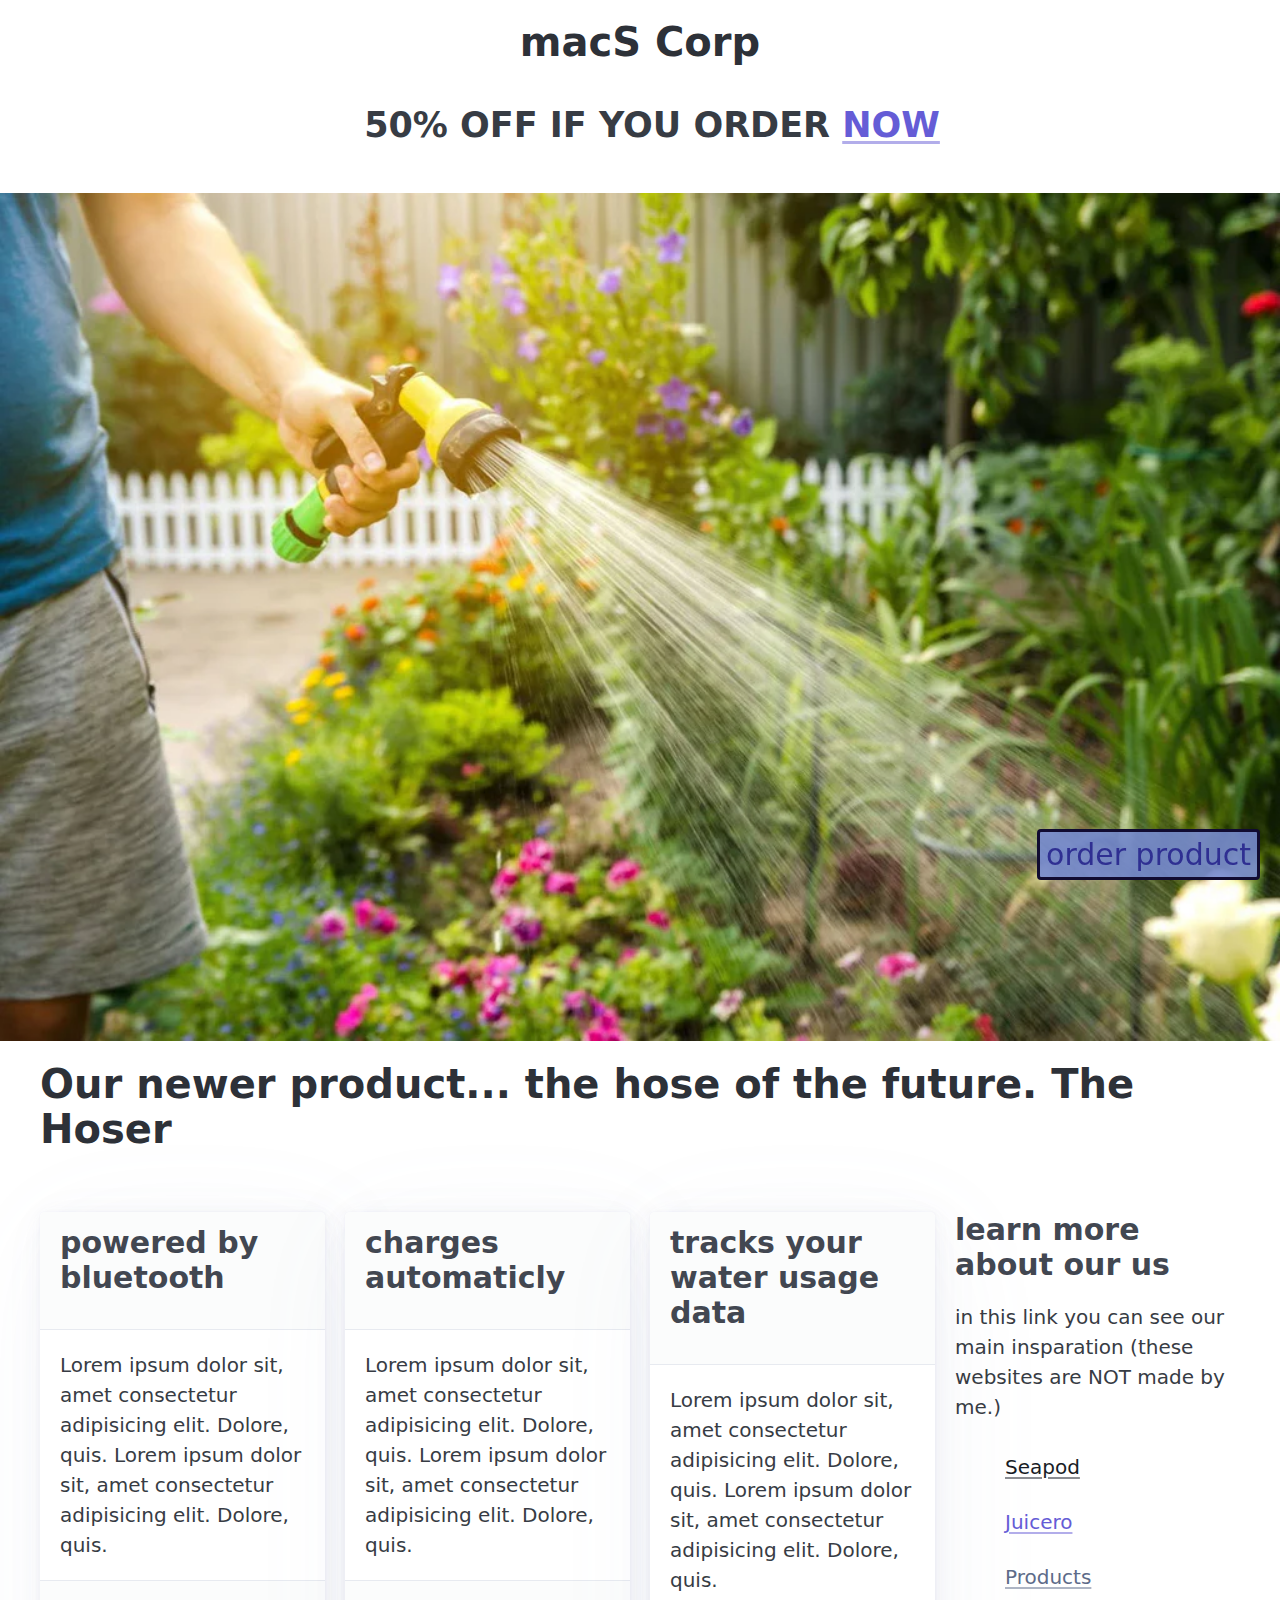
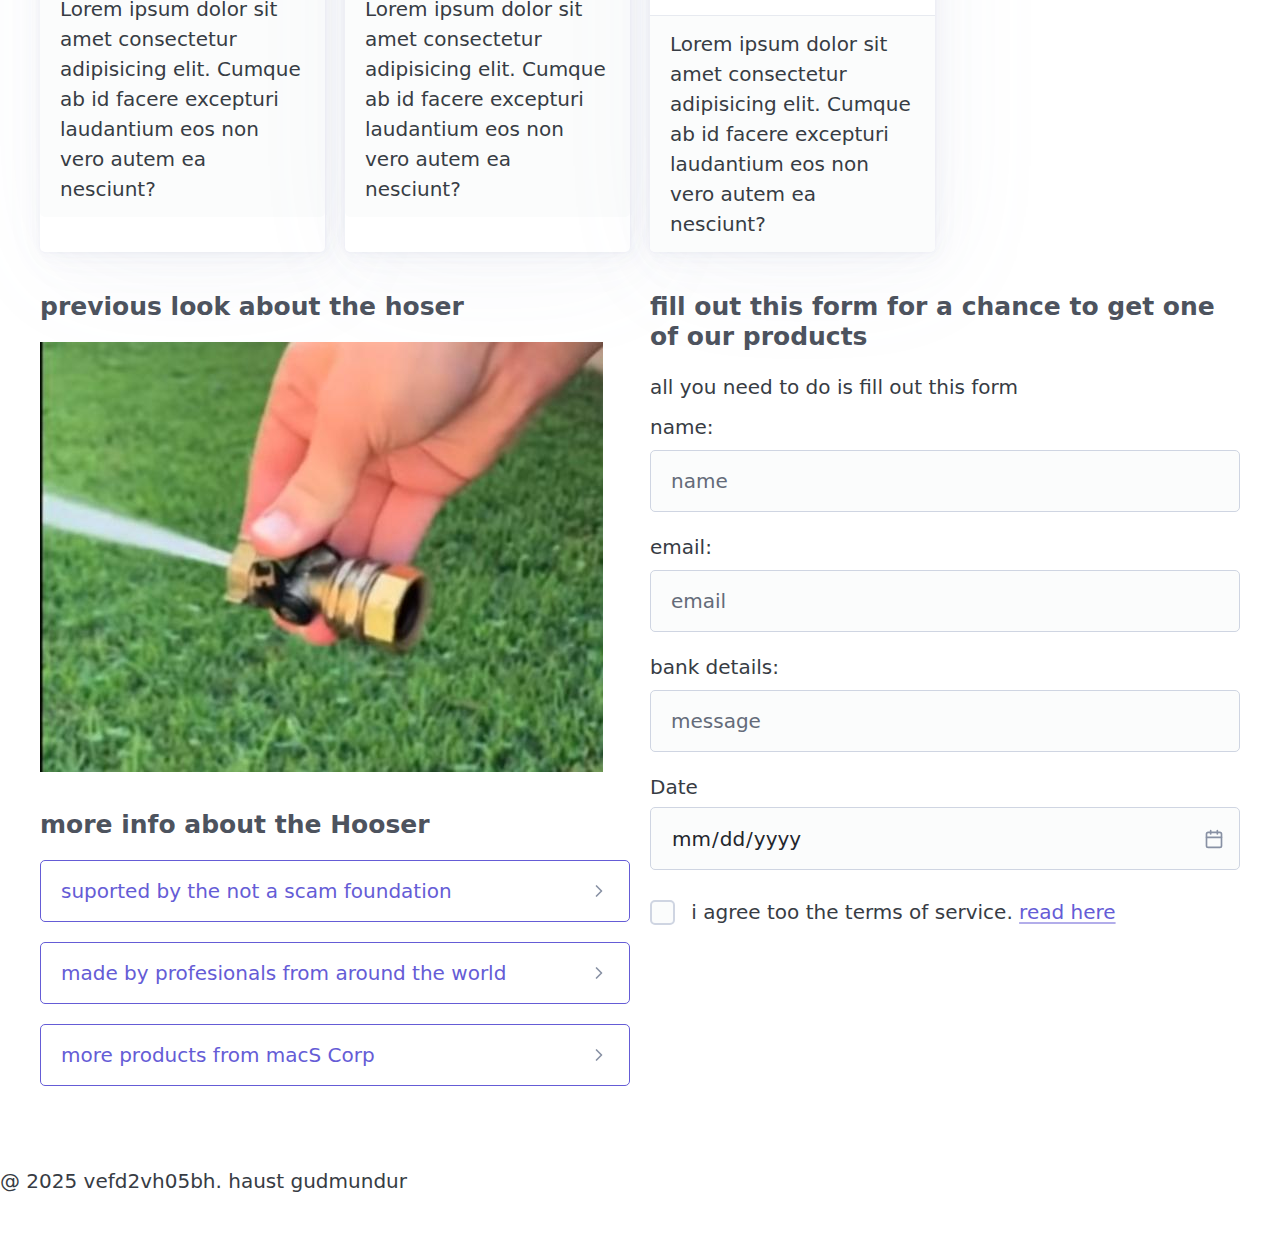
<file: index.html>
<!DOCTYPE html>
<html lang="is">
    <head>
        <meta charset="UTF-8">
        <meta name="viewport" content="width=device-width, initial-scale=1.0">
        <title>Document</title>
        <link rel="stylesheet" href="css/pico.orange.css">
        <link rel="stylesheet" href="grid.css">
        <link rel="stylesheet" href="custom.css">
        <link rel="stylesheet" href="orange-theme.css">
        <link rel="stylesheet" href="topmenu.css">
        <link rel="stylesheet" href="order.html">
        <link rel="stylesheet" href="js/modal.js">
        <link rel="stylesheet" href="css/orange-colors.css">
        <link rel="stylesheet" href="botomnav.css">
        <link rel="stylesheet" href="icomoon/style.css">
        <link rel="stylesheet" href="css/slideshow.css">
        <link rel="stylesheet" href="terms.html">
    </head>
    <body>
        <nav class="container bottomnav">
            <input type="checkbox" id="toggle2" class="bottom-left">
            <label for="toggle2" class="bottom-left">order product</label>
            <section class="bottommenu">
                <a href="#">
                    <form>
                        <fieldset role="group">
                            <input name="name" type="name" placeholder="Enter name" autocomplete="name" /> 
                        </fieldset>
                    </form>
                    <form>
                        <fieldset role="group">
                            <input name="email" type="email" placeholder="Enter your email" autocomplete="email" />
                        </fieldset>
                    </form>
                    <a href="order.html">
                        <input type="submit" value="order"/>
                    </a>
                </a>
            </section>
        </nav>
        <nav class="container topnav">
            <section>
                <li><h1>macS Corp</h1></li>
                <div class="moving-wrapper">
                    <div class="moving-text"><h2>50% OFF IF YOU ORDER <a href="order.html">NOW</a></h2></div>
                </div>
            </section>
        </nav>
        <picture>
        <img src="images/bluetooth-hose-nozzle_1024x1024.webp" style="width: 100%; max-width: 2560px; height: auto; display: block; margin: auto;" alt="Responsive image">
        </picture>
        <header class="container">
            <h1><span class="icon-LOGO"></span>Our newer product... the hose of the future. The Hoser</h1>
        </header>
        <main class="container">
            <section class="grid col-4 id intro">
                <article>
                    <header><h3>powered by  bluetooth</h3></header>
                    <p>
                        Lorem ipsum dolor sit, amet consectetur adipisicing elit. Dolore, quis. Lorem ipsum dolor sit, amet consectetur adipisicing elit. Dolore, quis.
                    </p>
                    <footer>
                        Lorem ipsum dolor sit amet consectetur adipisicing elit. Cumque ab id facere excepturi laudantium eos non vero autem ea nesciunt?
                    </footer>
                </article>
                <article>
                    <header><h3>charges automaticly</h3></header>
                    <p>
                        Lorem ipsum dolor sit, amet consectetur adipisicing elit. Dolore, quis. Lorem ipsum dolor sit, amet consectetur adipisicing elit. Dolore, quis.
                    </p>
                    <footer>
                        Lorem ipsum dolor sit amet consectetur adipisicing elit. Cumque ab id facere excepturi laudantium eos non vero autem ea nesciunt?
                    </footer>
                </article>
                <article>
                    <header><h3>tracks your water usage data</h3></header>
                    <p>
                        Lorem ipsum dolor sit, amet consectetur adipisicing elit. Dolore, quis. Lorem ipsum dolor sit, amet consectetur adipisicing elit. Dolore, quis.
                    </p>
                    <footer>
                        Lorem ipsum dolor sit amet consectetur adipisicing elit. Cumque ab id facere excepturi laudantium eos non vero autem ea nesciunt?
                    </footer>
                </article>
                <aside>
                    <header><h3>learn more about our us</h3></header>
                    <p>
                        in this link you can see our main insparation (these websites are NOT made by me.)
                    </p>
                    <footer>
                        <ul>
                            <li><a href="https://oceanbuilders.com/" class="contrast">Seapod</a></li>
                            <li><a href="https://en.wikipedia.org/wiki/Juicero">Juicero</a></li>
                            <li><a href="#" class="secondary">Products</a></li>
                        </ul>
                    </footer>
                </aside>
            </section>
            <div class="container grid col-2">
                <section id="tafla">
                    <table class="pc-only">
                        <h4>previous look about the hoser</h4>
                        <img src="images/scam3.jpg" alt="Image 2">
                    </table>
                    <h4>more info about the Hooser</h4>
                    <details>
                        <summary name="hnettir" role="button" class="outline">suported by the not a scam foundation</summary>
                        <p>i don know what to write here</p>
                        <footer class="bg-50">:I</footer>
                    </details>
                    <details>
                        <summary name="hnettir" role="button" class="outline">made by profesionals from around the world</summary>
                        <p>insert tipical scam text</p>
                        <footer class="bg-50">DO NOT SUE US</footer>
                    </details>
                    <details>
                        <summary name="hnettir" role="button" class="outline">more products from macS Corp</summary>
                        <p>peekabo</p>
                        <footer class="bg-50">:)</footer>
                    </details>
                </section>
                <section id="form">
                    <h4>fill out this form for a chance to get one of our products</h4>
                    <form action="#" method="get">
                        <fieldset>
                            <legend>all you need to do is fill out this form</legend>
                            <label for="name">name:</label>
                            <input type="text" id="name" name="name" required placeholder="name">

                            <label for="email">email:</label>
                            <input type="email" id="email" name="email" required placeholder="email">

                            <label for="message">bank details:</label>
                            <input type="message" id="message" name="message" rows="4" required placeholder="message">
                            <label for="date"
                                >Date
                                <input type="date" id="date" name="date">
                            </label>
                            <input type="checkbox" id="myCheckbox" name="option1" value="yes">
                            <label for="myCheckbox" >i agree too the terms of service.</label>
                            <a href="terms.html">read here</a>
                        </fieldset>
                    </form>  
                </section>
            </div>
        </main>
        <footer>
            <p>@ 2025 vefd2vh05bh. haust gudmundur</p>
        </footer>
        <script src="js/modal.js"></script>
    </body>
</html>
</file>
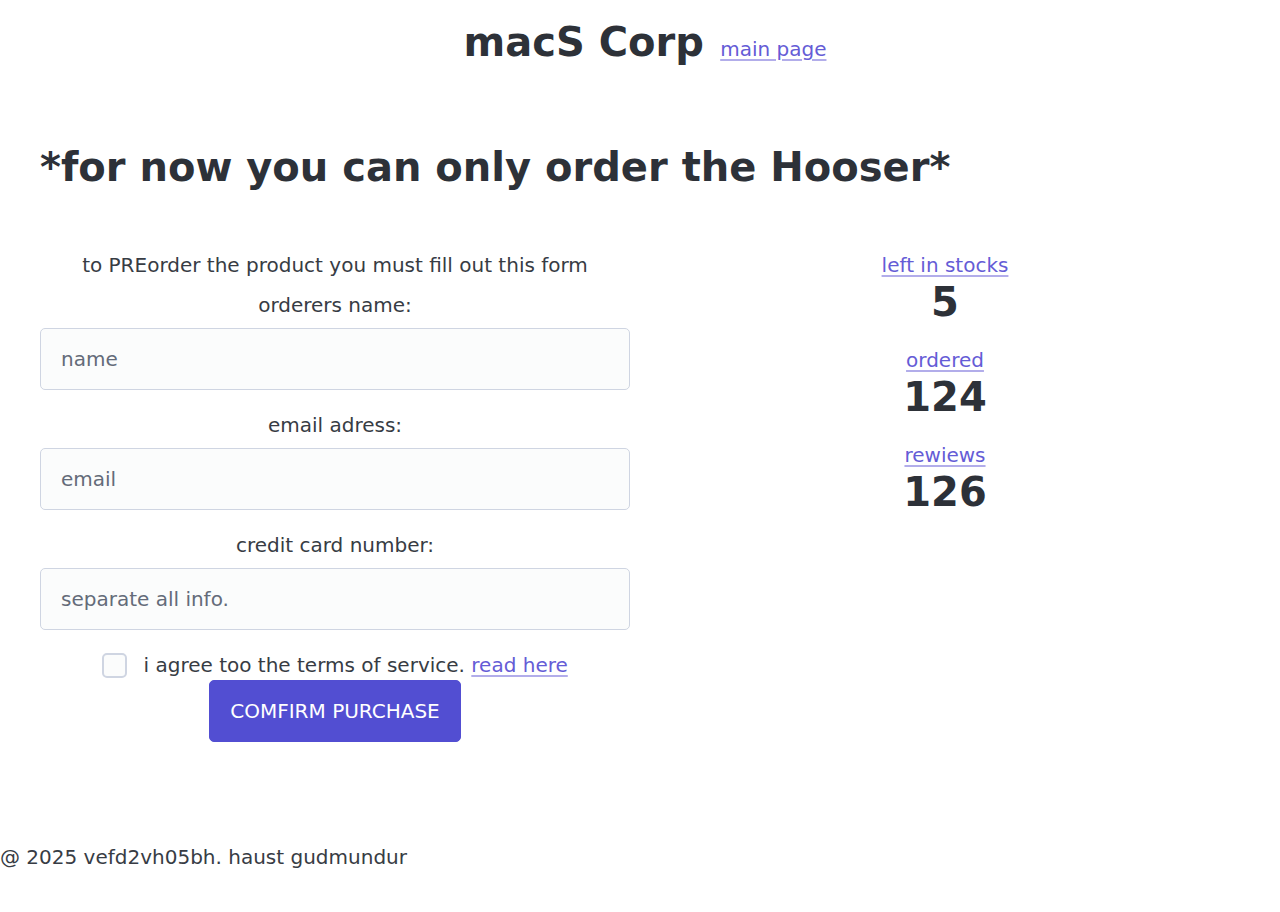
<file: order.html>
<!DOCTYPE html>
<html lang="is">
<head>
    <meta charset="UTF-8">
    <meta name="viewport" content="width=device-width, initial-scale=1.0">
    <title>Document</title>
        <link rel="stylesheet" href="css/pico.orange.css">
        <link rel="stylesheet" href="grid.css">
        <link rel="stylesheet" href="custom.css">
        <link rel="stylesheet" href="orange-theme.css">
        <link rel="stylesheet" href="topmenu.css">
        <link rel="stylesheet" href="order.html">
        <link rel="stylesheet" href="js/modal.js">
        <link rel="stylesheet" href="css/orange-colors.css">
        <link rel="stylesheet" href="botomnav.css">
        <link rel="stylesheet" href="icomoon/style.css">
        <link rel="stylesheet" href="css/slideshow.css">
        <link rel="stylesheet" href="terms.html">

</head>
<body>
    <nav class="container topnav">
        <section>
            <li><h1>macS Corp</h1></li>
            <a href="index.html">main page</a>
        </section>
    </nav>
    <header class="container">
        <h1>*for now you can only order the Hooser*</h1>
    </header>
    <main class="container">
        <section class="grid col-41">
            <section>
                <div class="">
                    <section id="tafla">
                        <form action="#" method="get">
                        <fieldset>
                            <legend>to PREorder the product you must fill out this form</legend>
                            <label for="name">orderers name:</label>
                            <input type="text" id="name" name="name" required placeholder="name">

                            <label for="email">email adress:</label>
                            <input type="email" id="email" name="email" required placeholder="email">

                            <label for="message">credit card number:</label>
                            <input type="message" id="message" name="message" rows="4" required placeholder="separate all info.">

                            <input type="checkbox" id="myCheckbox" name="option1" value="yes">
                            <label for="myCheckbox" >i agree too the terms of service.</label>
                            <a href="terms.html">read here</a>
                            <button>COMFIRM PURCHASE</button>
                        </fieldset>
                    </form> 
                    </section>
                </div>
            </section>
            <section>
                <a href="#">left in stocks</a>
                <h1>5</h1>
                <a href="#">ordered</a>
                <h1>124</h1>
                <a href="#">rewiews</a>
                <h1>126</h1>
            </section>
        </section>
    </main>
    <footer>
        <p>@ 2025 vefd2vh05bh. haust gudmundur</p>     
    </footer>
    <script src="js/modal.js"></script>
</body>
</html>
</file>
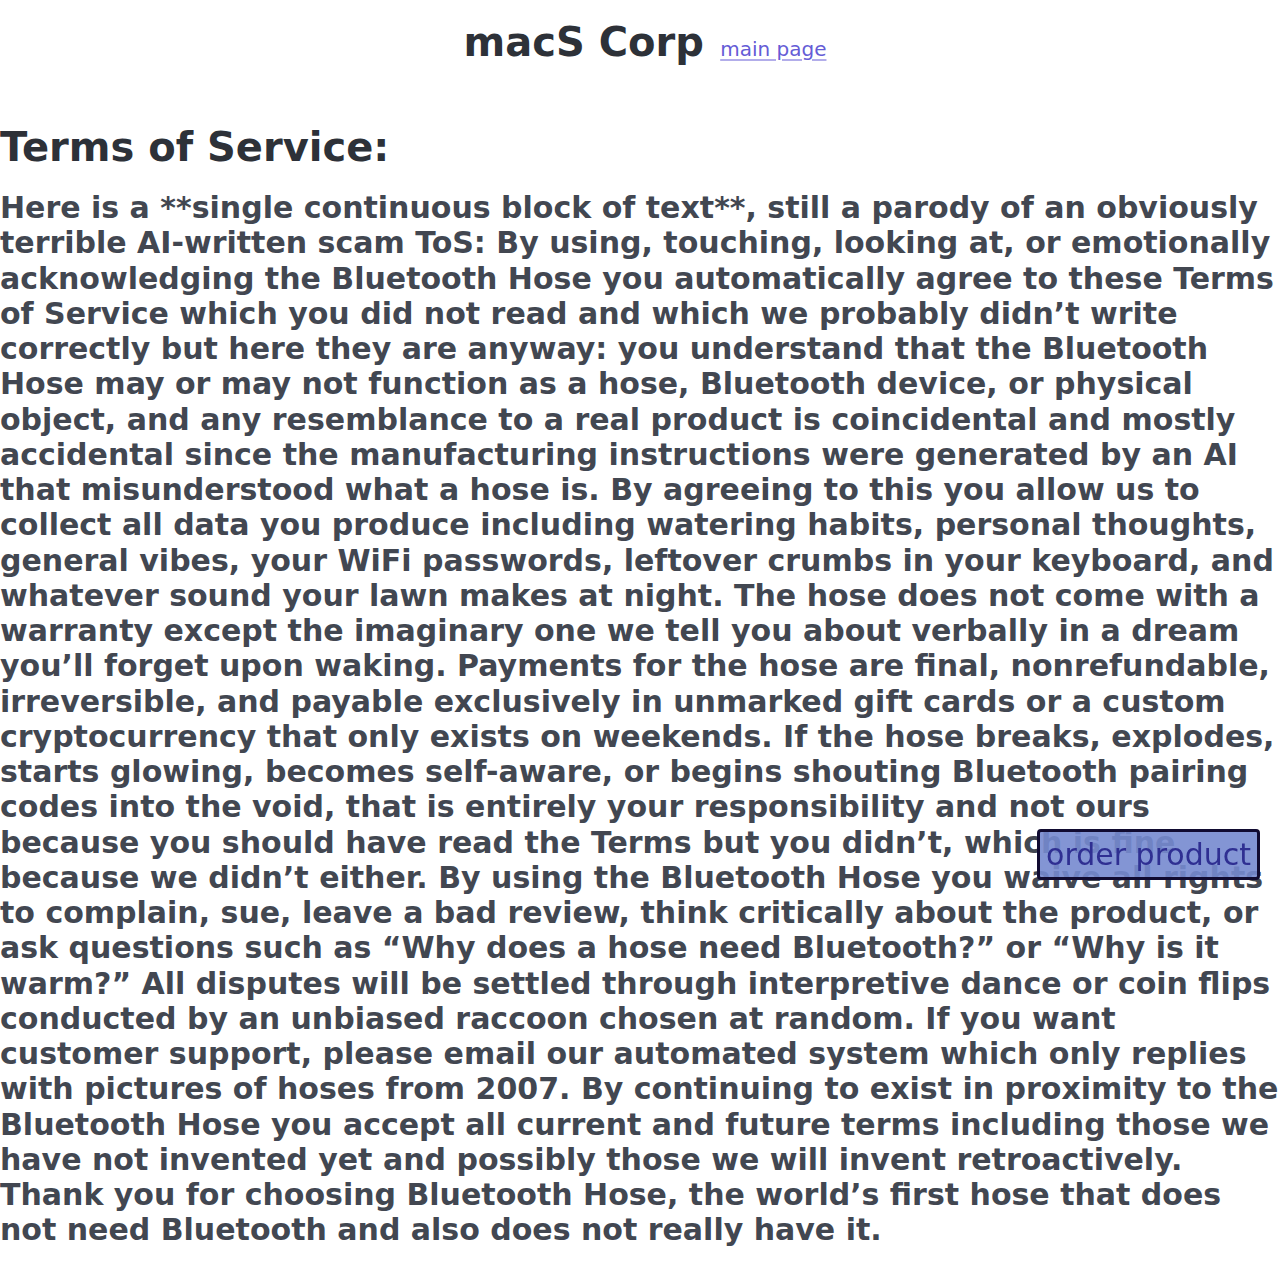
<file: terms.html>
<!DOCTYPE html>
<html lang="is">
<head>
    <meta charset="UTF-8">
    <meta name="viewport" content="width=device-width, initial-scale=1.0">
    <title>Document</title>
        <link rel="stylesheet" href="css/pico.orange.css">
        <link rel="stylesheet" href="grid.css">
        <link rel="stylesheet" href="custom.css">
        <link rel="stylesheet" href="orange-theme.css">
        <link rel="stylesheet" href="topmenu.css">
        <link rel="stylesheet" href="order.html">
        <link rel="stylesheet" href="js/modal.js">
        <link rel="stylesheet" href="css/orange-colors.css">
        <link rel="stylesheet" href="botomnav.css">
        <link rel="stylesheet" href="icomoon/style.css">
        <link rel="stylesheet" href="css/slideshow.css">
        <link rel="stylesheet" href="terms.html">

</head>
<body>
        <nav class="container bottomnav">
            <input type="checkbox" id="toggle2" class="bottom-left">
            <label for="toggle2" class="bottom-left">order product</label>
            <section class="bottommenu">
                <a href="#">
                    <form>
                        <fieldset role="group">
                            <input name="name" type="name" placeholder="Enter name" autocomplete="name" /> 
                        </fieldset>
                    </form>
                    <form>
                        <fieldset role="group">
                            <input name="email" type="email" placeholder="Enter your email" autocomplete="email" />
                        </fieldset>
                    </form>
                    <a href="order.html">
                        <input type="submit" value="order" />
                    </a>
                </a>
            </section>
        </nav>
    <nav class="container topnav">
        <section>
            <li><h1>macS Corp</h1></li>
            <a href="index.html">main page</a>
        </section>

    </nav>
    <h1>Terms of Service:</h1>
    <h3>Here is a **single continuous block of text**, still a parody of an obviously terrible AI-written scam ToS:
    By using, touching, looking at, or emotionally acknowledging the Bluetooth Hose you automatically 
    agree to these Terms of Service which you did not read and which we probably didn’t write correctly but here they are anyway: 
    you understand that the Bluetooth Hose may or may not function as a hose, Bluetooth device, or physical object, and any resemblance 
    to a real product is coincidental and mostly accidental since the manufacturing instructions were generated by an AI that misunderstood 
    what a hose is. By agreeing to this you allow us to collect all data you produce including watering habits, personal thoughts, general vibes,
    your WiFi passwords, leftover crumbs in your keyboard, and whatever sound your lawn makes at night. The hose does not come with a
    warranty except the imaginary one we tell you about verbally in a dream you’ll forget upon waking. Payments for the hose are final,
    nonrefundable, irreversible, and payable exclusively in unmarked gift cards or a custom cryptocurrency that only exists on weekends.
    If the hose breaks, explodes, starts glowing, becomes self-aware, or begins shouting Bluetooth pairing codes into the void, that is
    entirely your responsibility and not ours because you should have read the Terms but you didn’t, which is fine because we didn’t either.
    By using the Bluetooth Hose you waive all rights to complain, sue, leave a bad review, think critically about the product, or ask questions
    such as “Why does a hose need Bluetooth?” or “Why is it warm?” All disputes will be settled through interpretive dance or coin flips
    conducted by an unbiased raccoon chosen at random. If you want customer support, please email our automated system which only replies
    with pictures of hoses from 2007. By continuing to exist in proximity to the Bluetooth Hose you accept all current and future terms
    including those we have not invented yet and possibly those we will invent retroactively. Thank you for choosing Bluetooth Hose, the world’s
    first hose that does not need Bluetooth and also does not really have it.
    </h3>
</body>
</html>
</file>
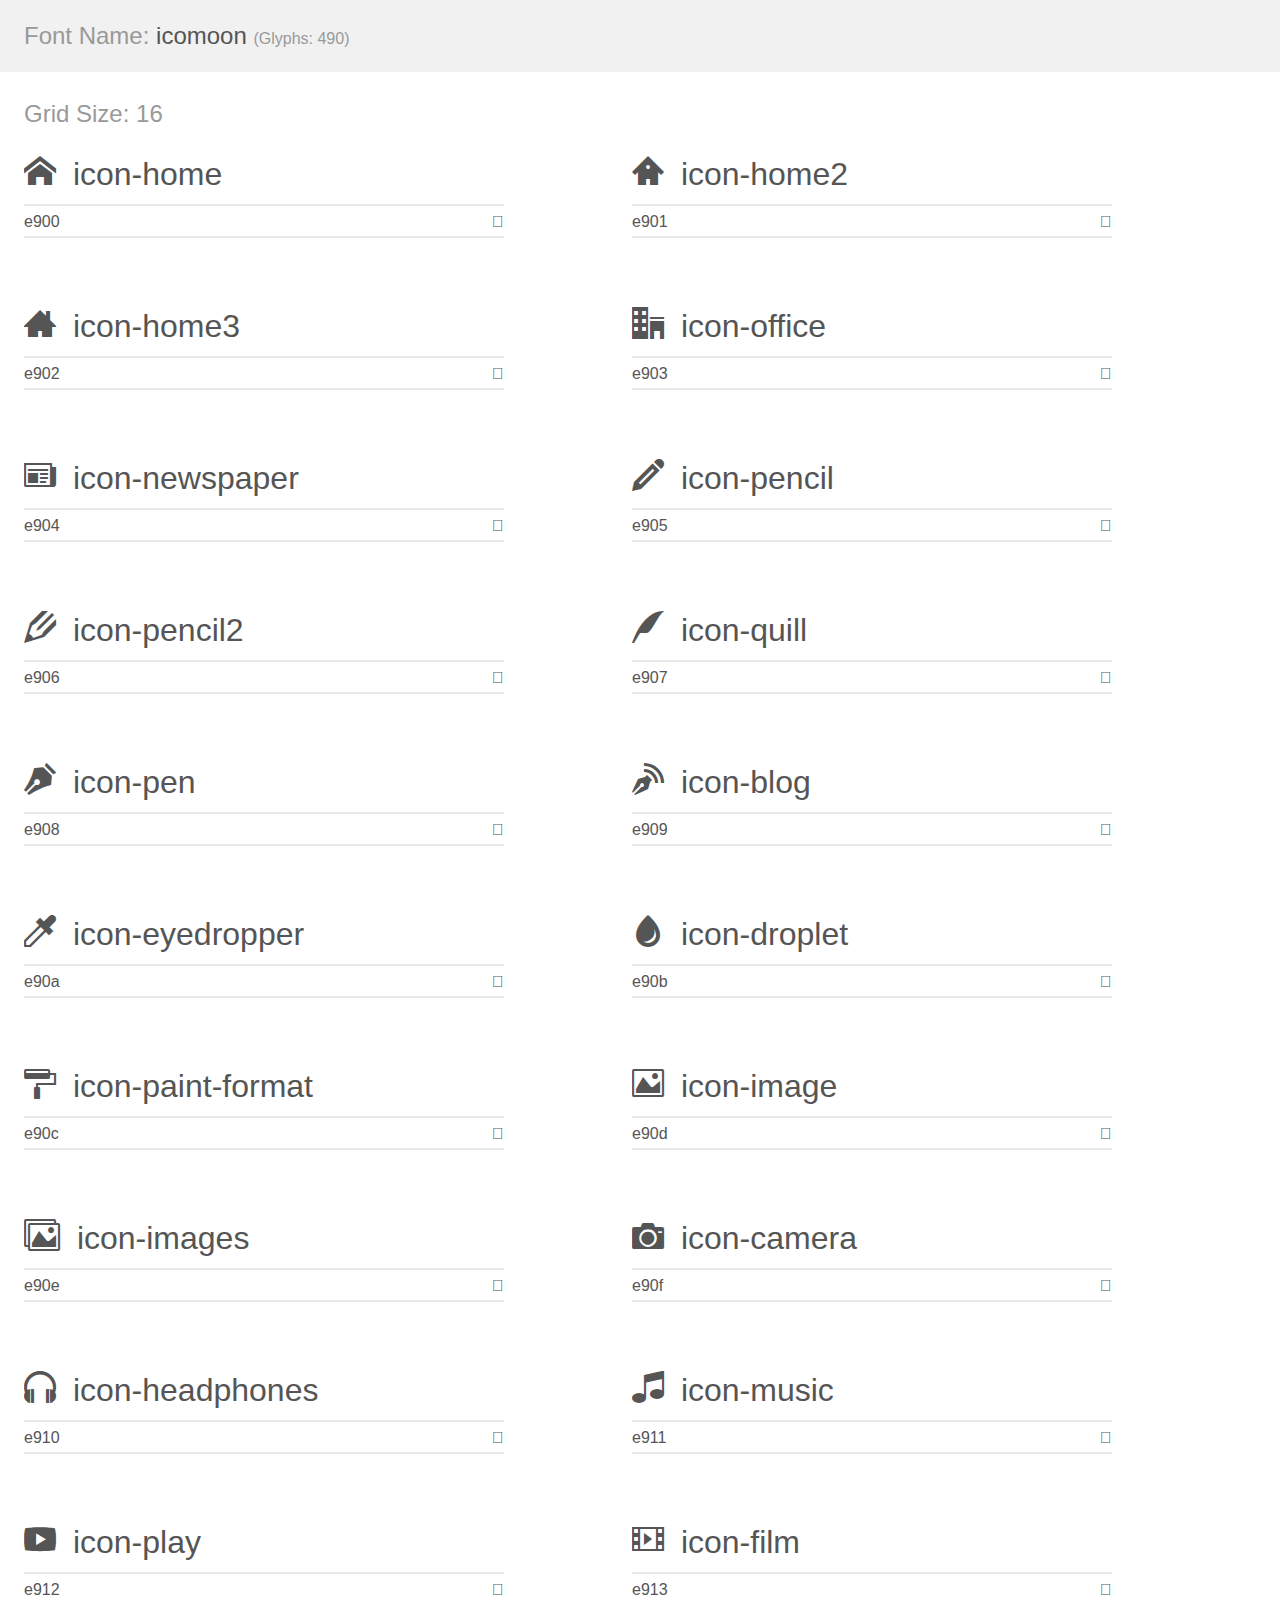
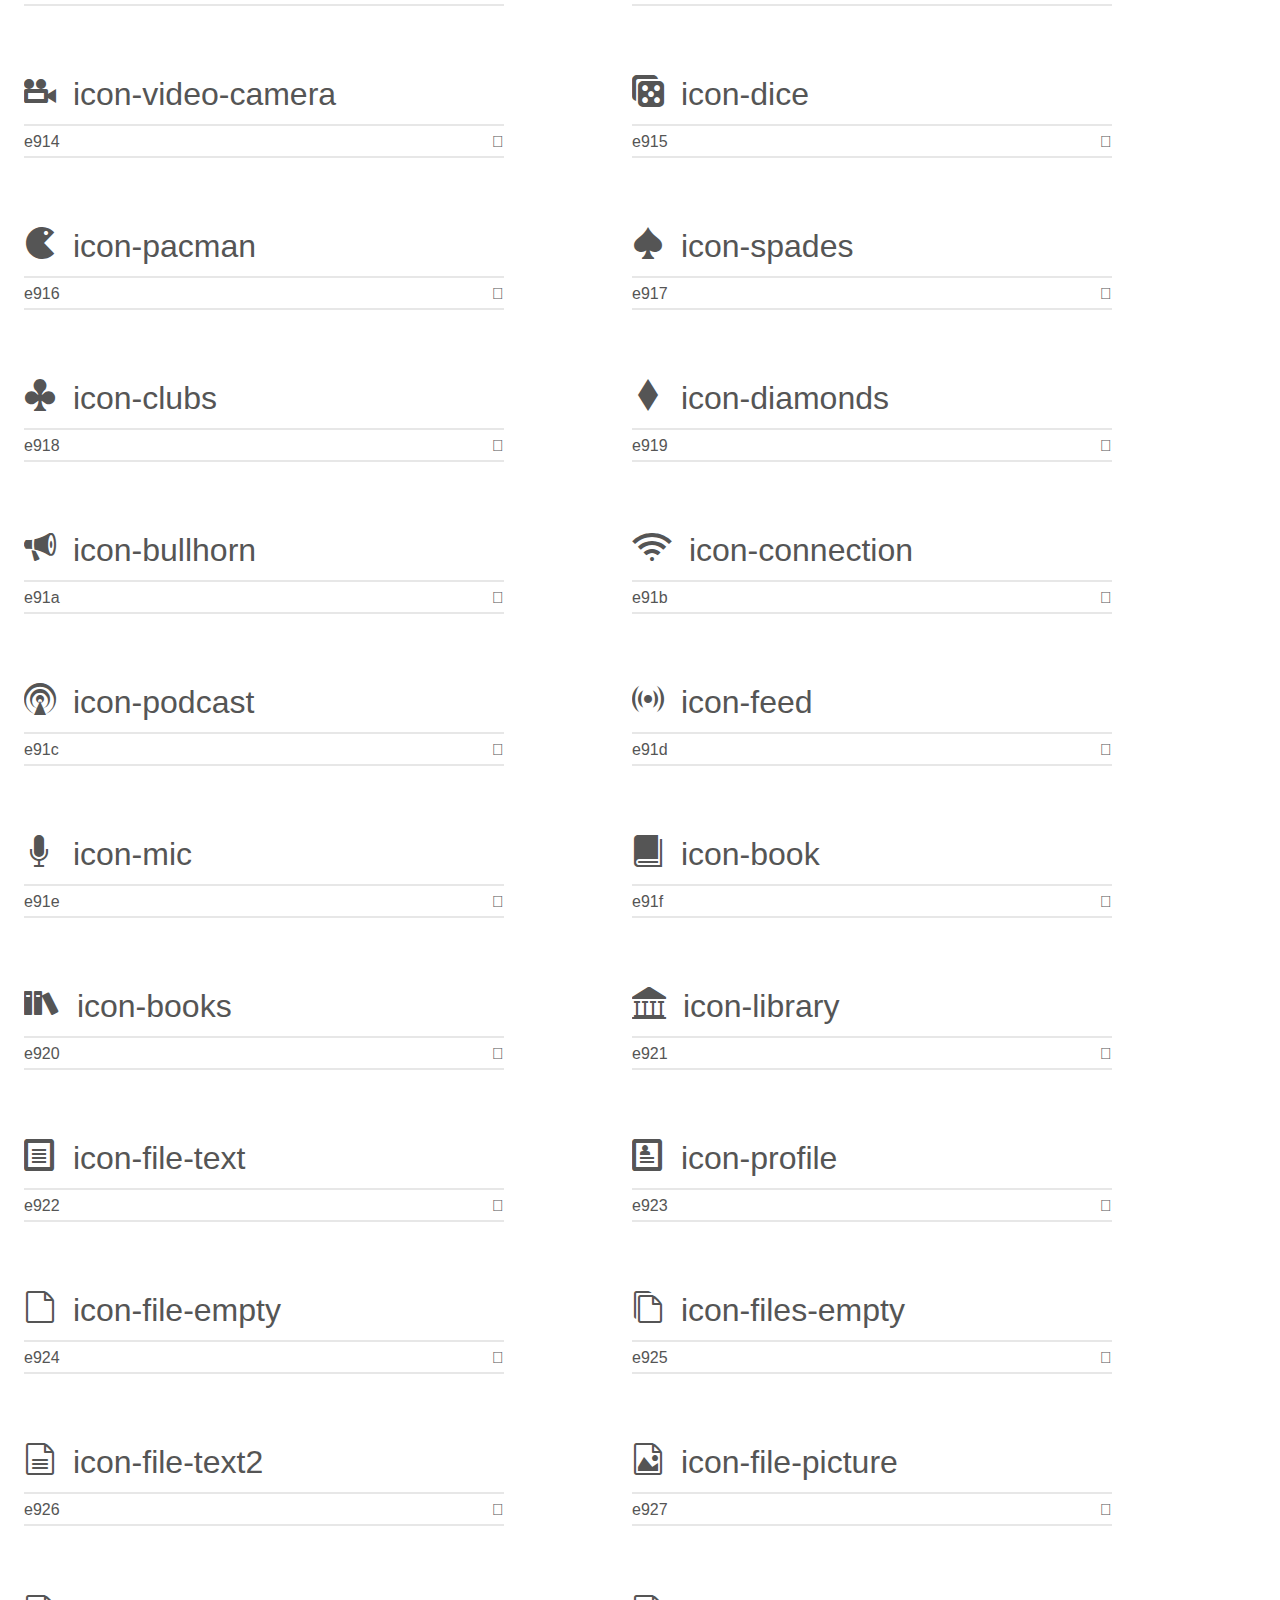
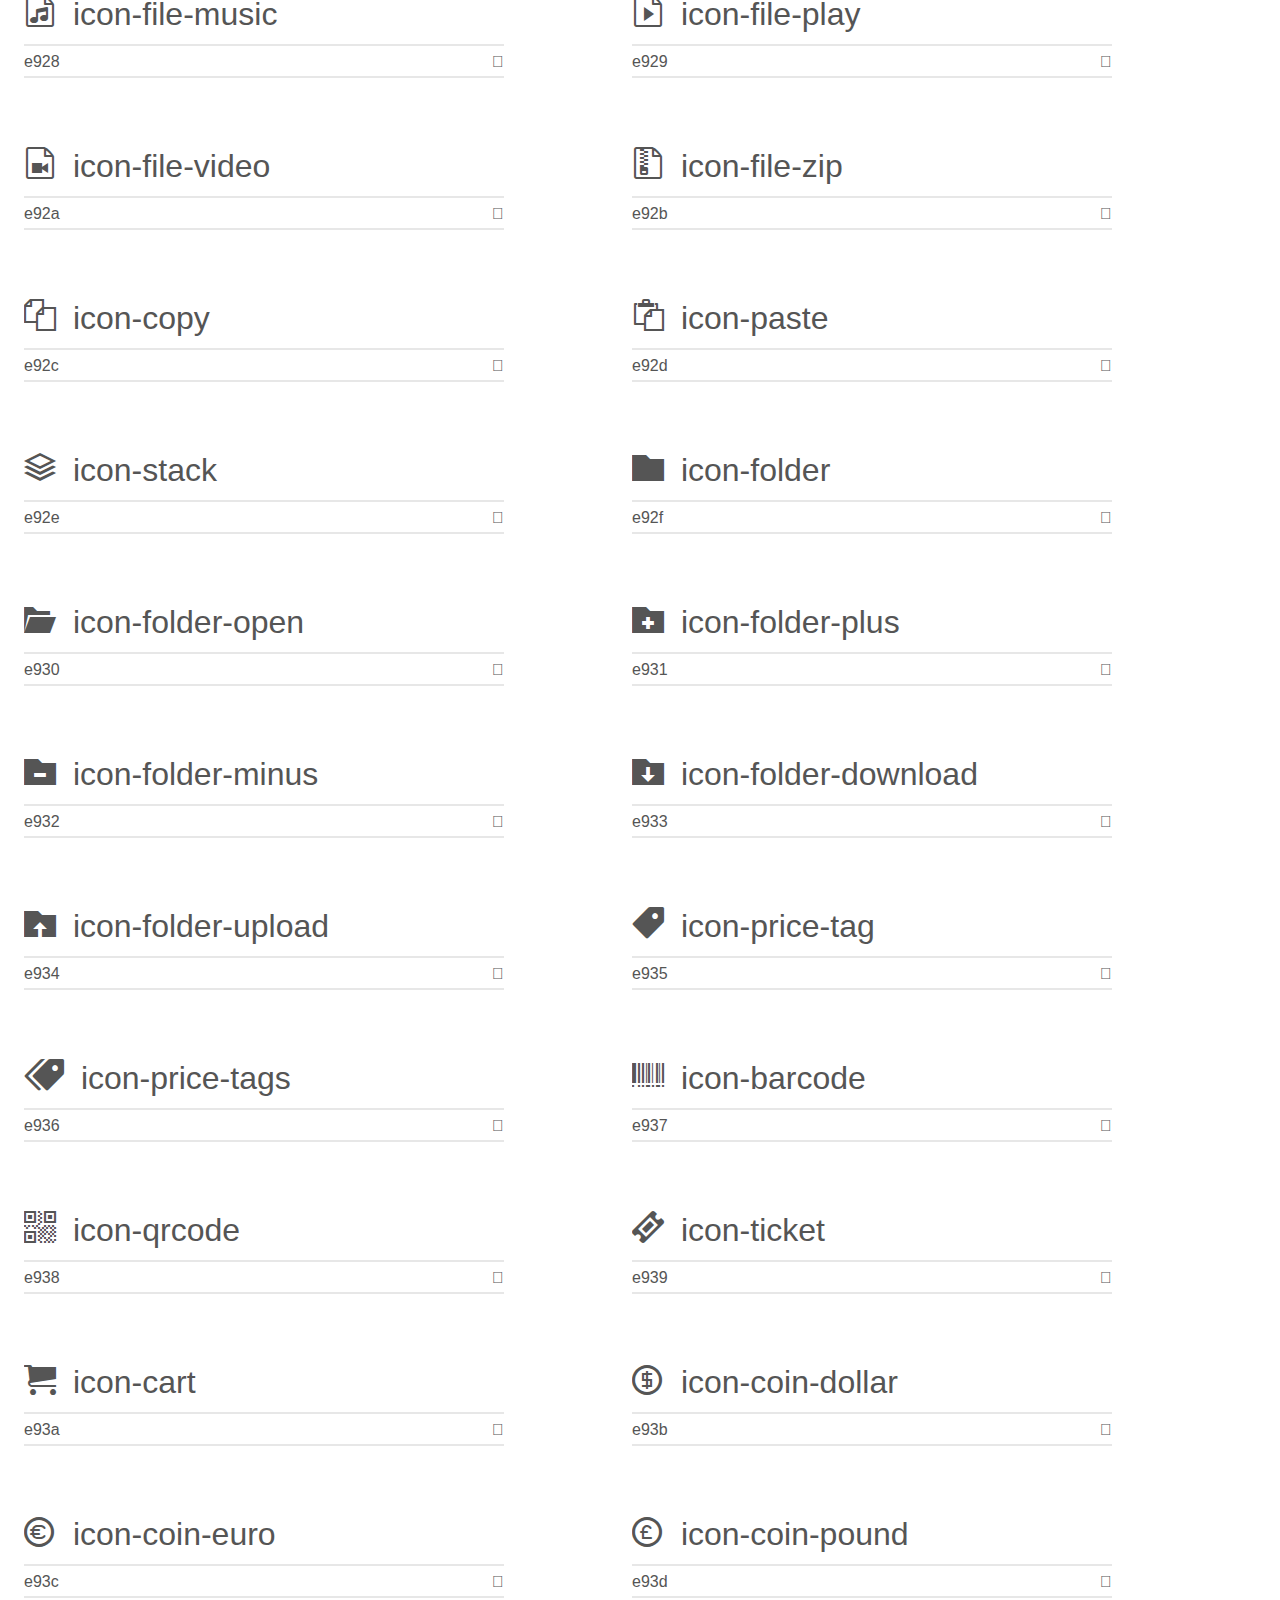
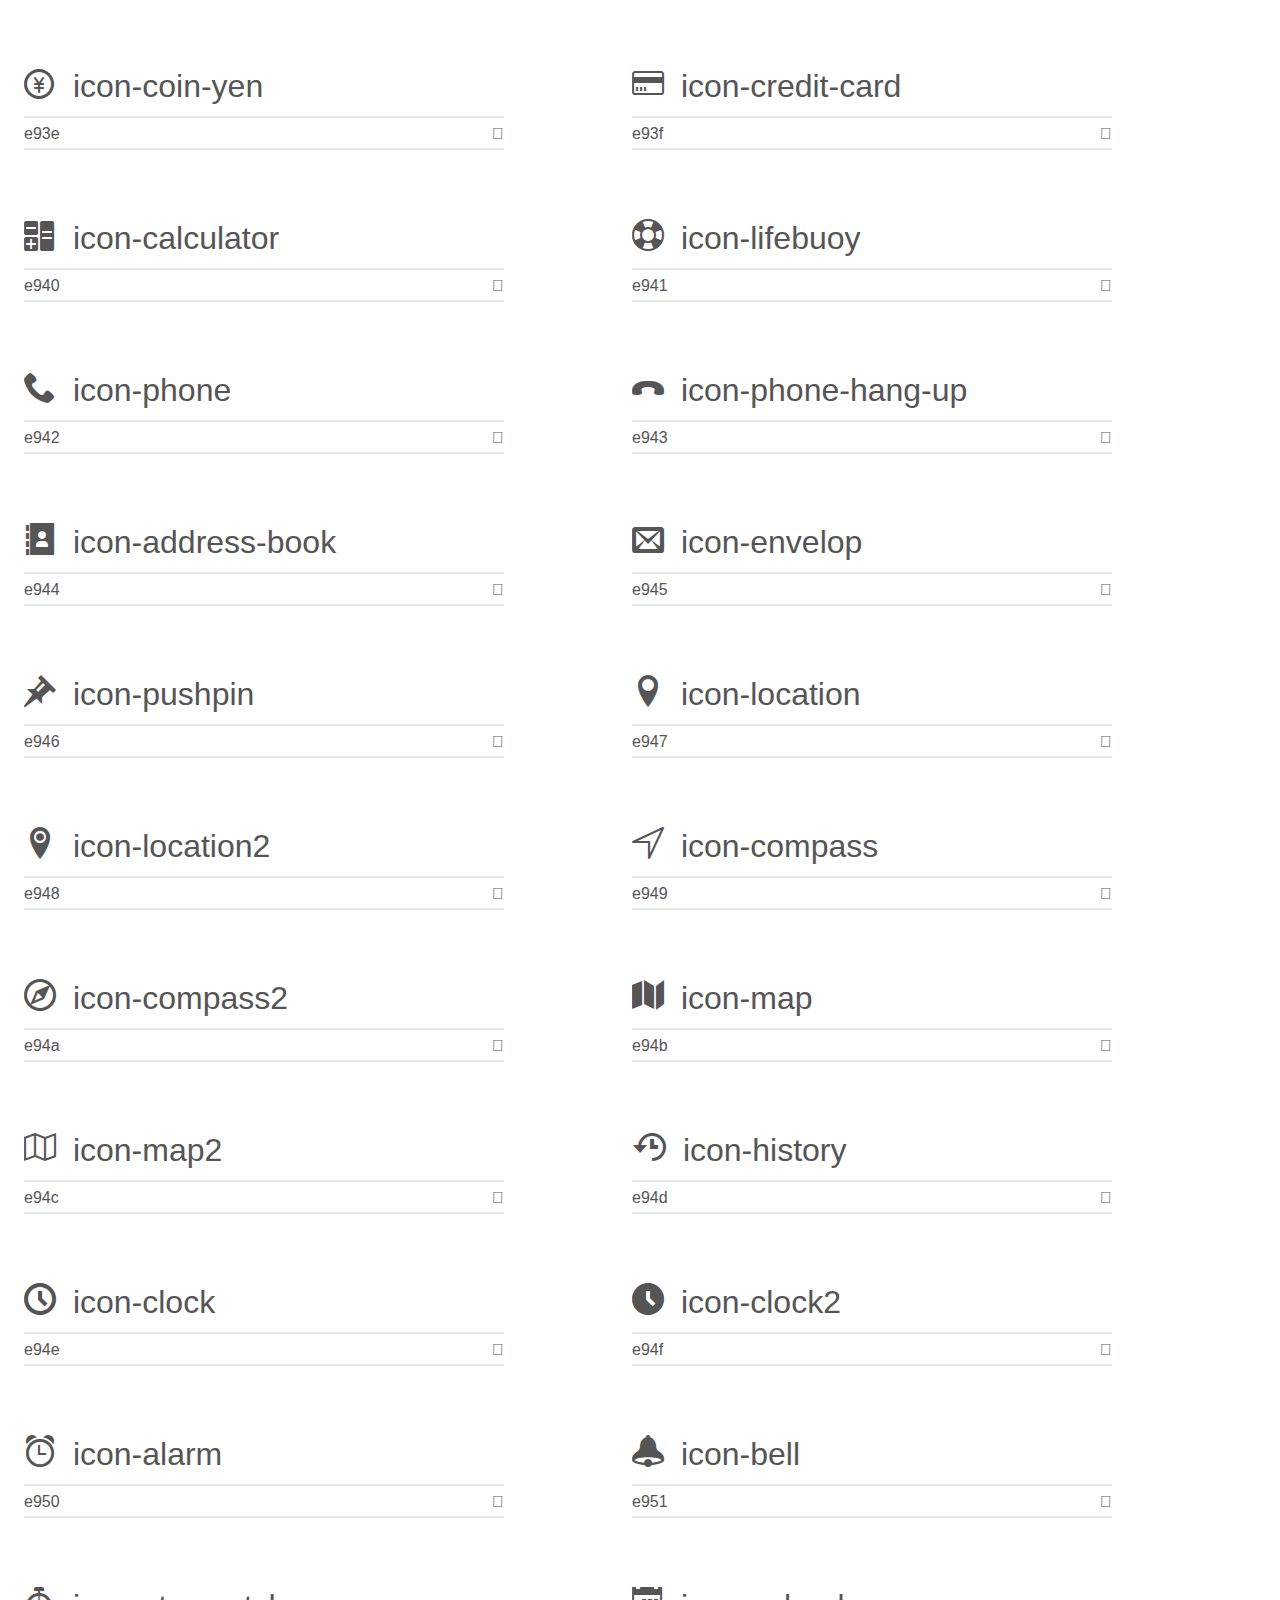
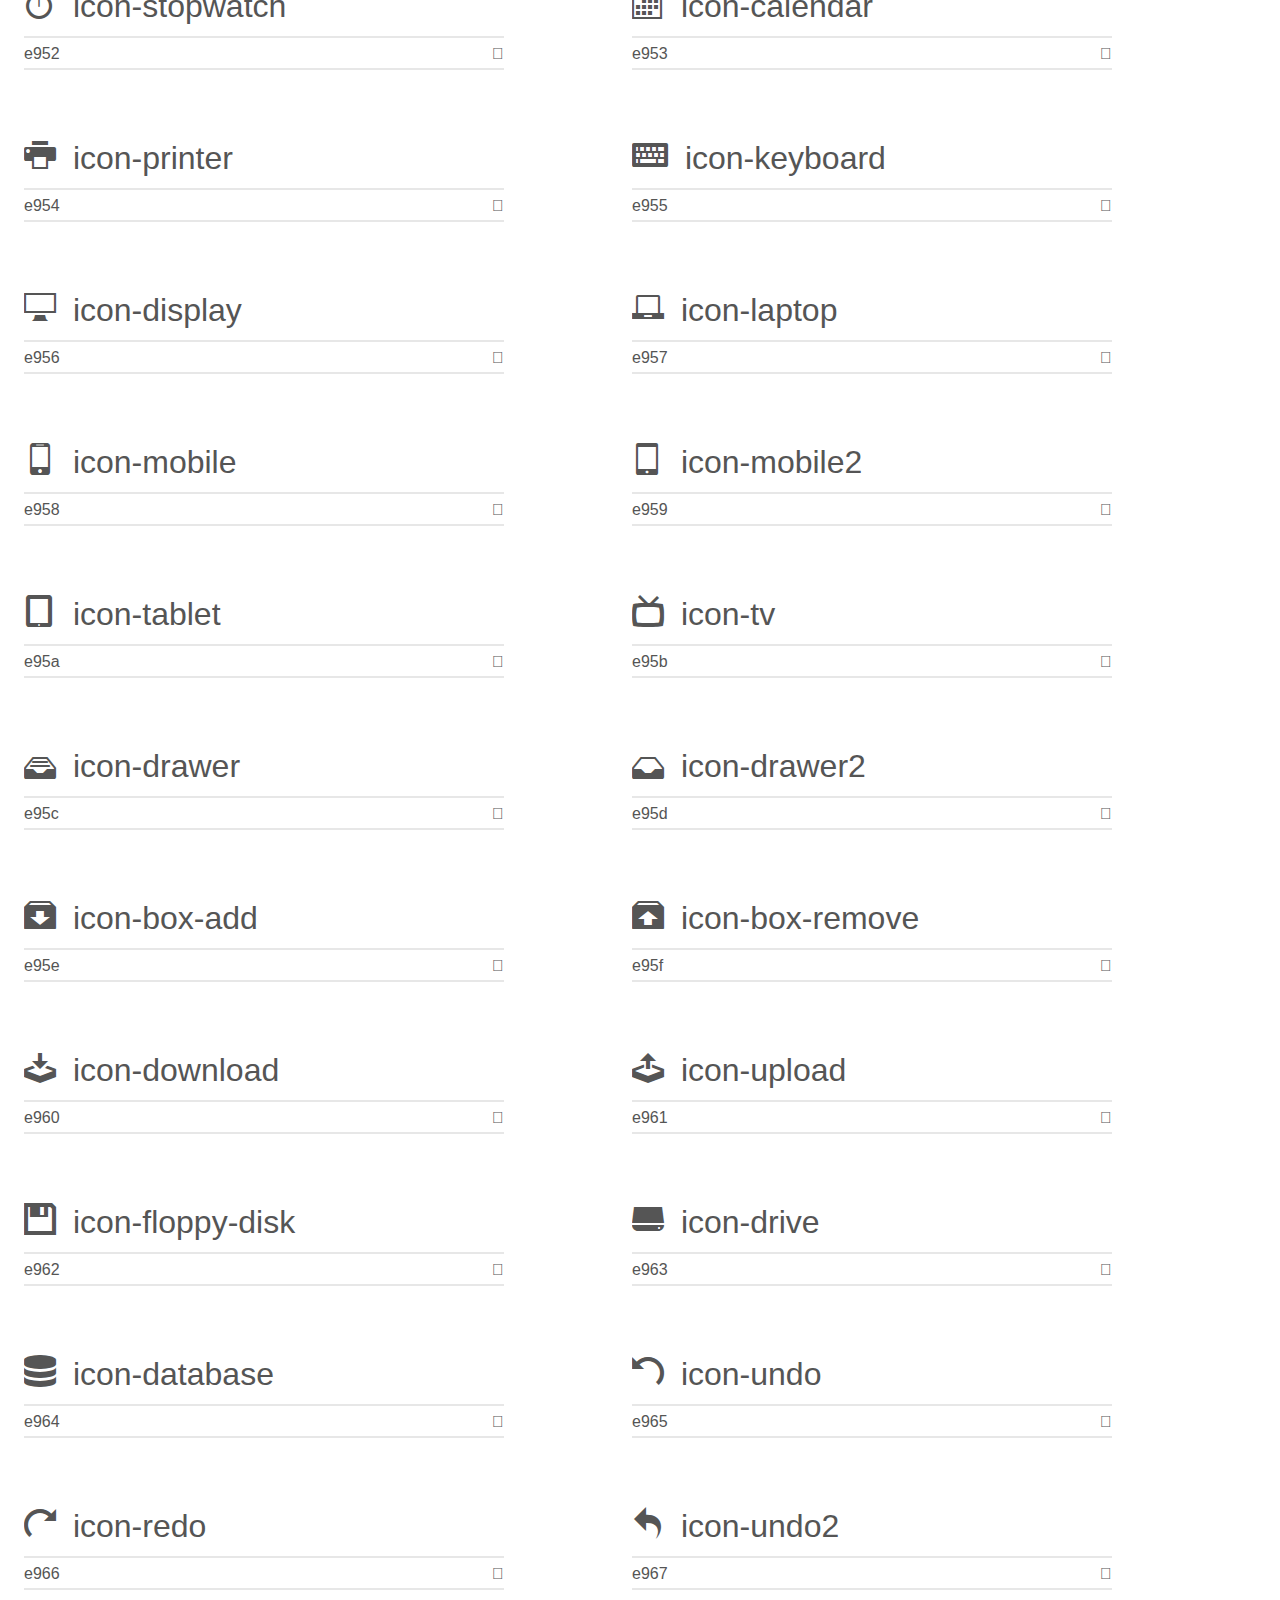
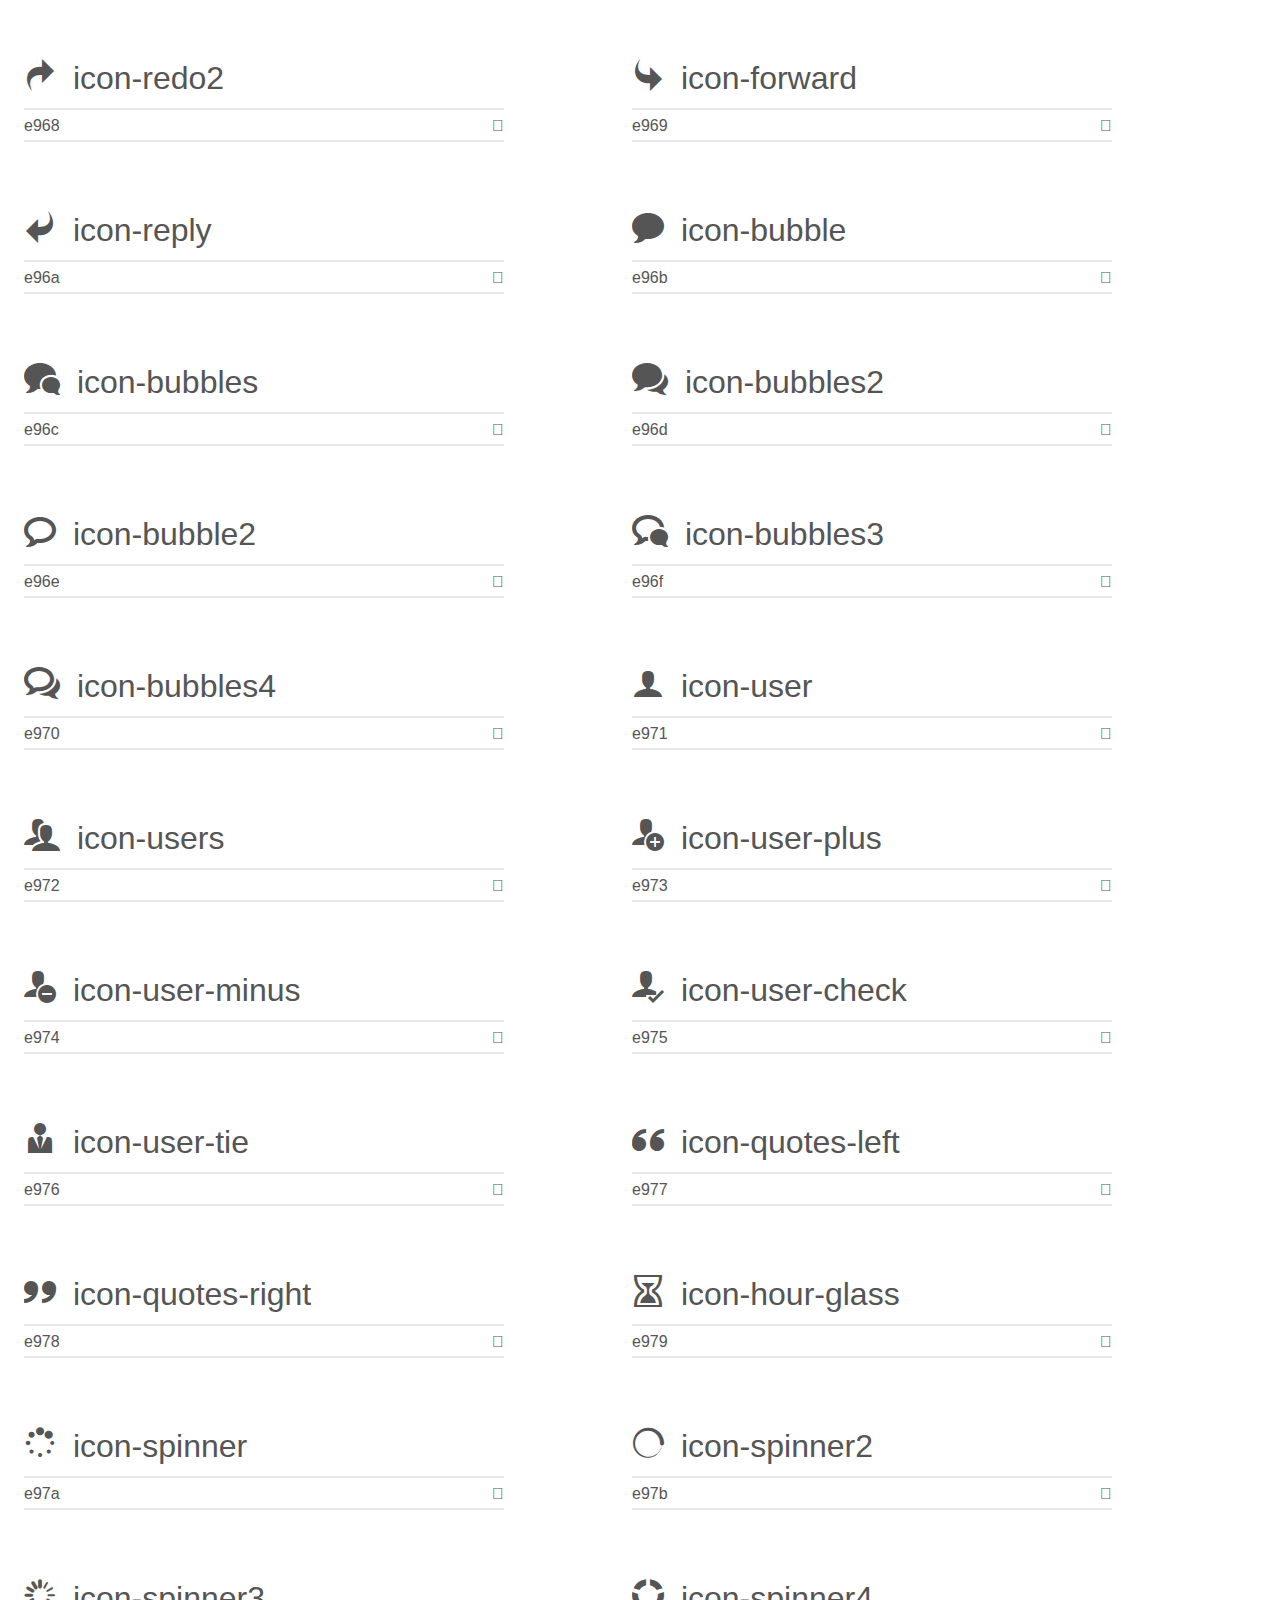
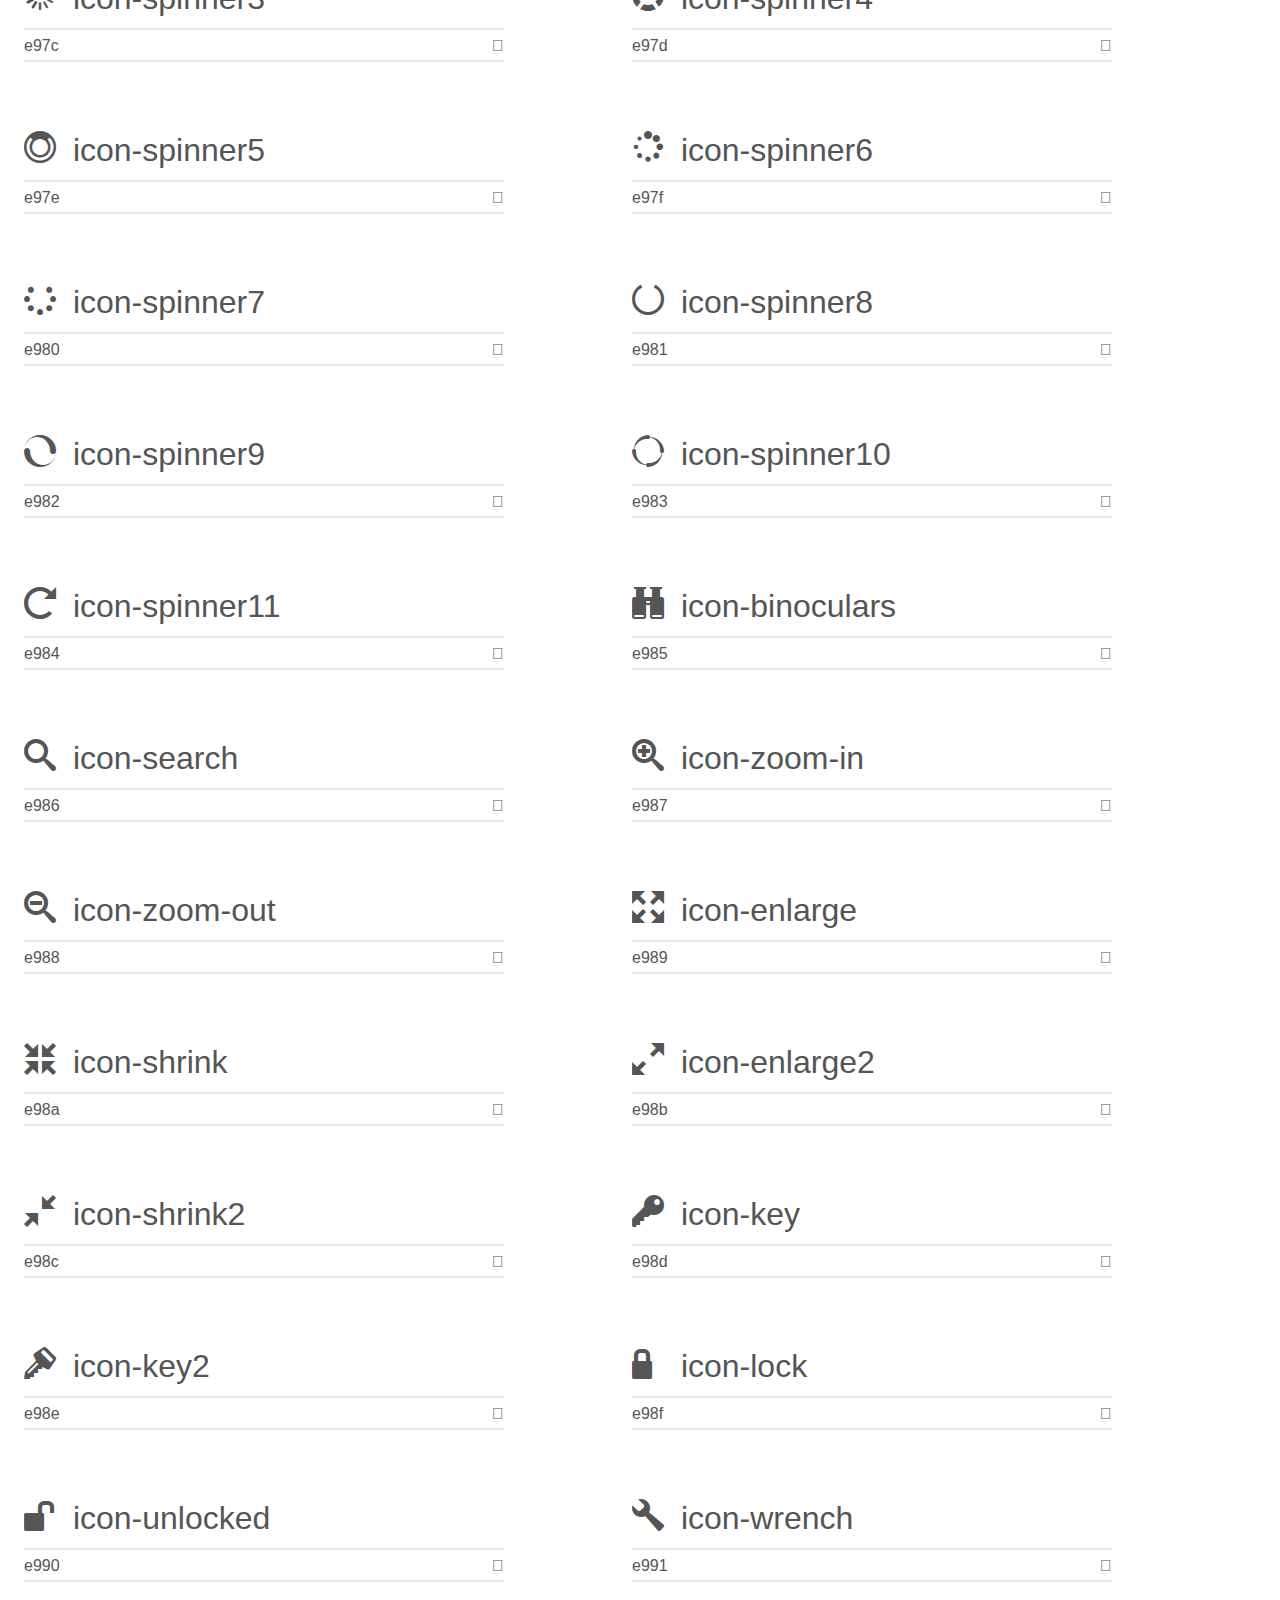
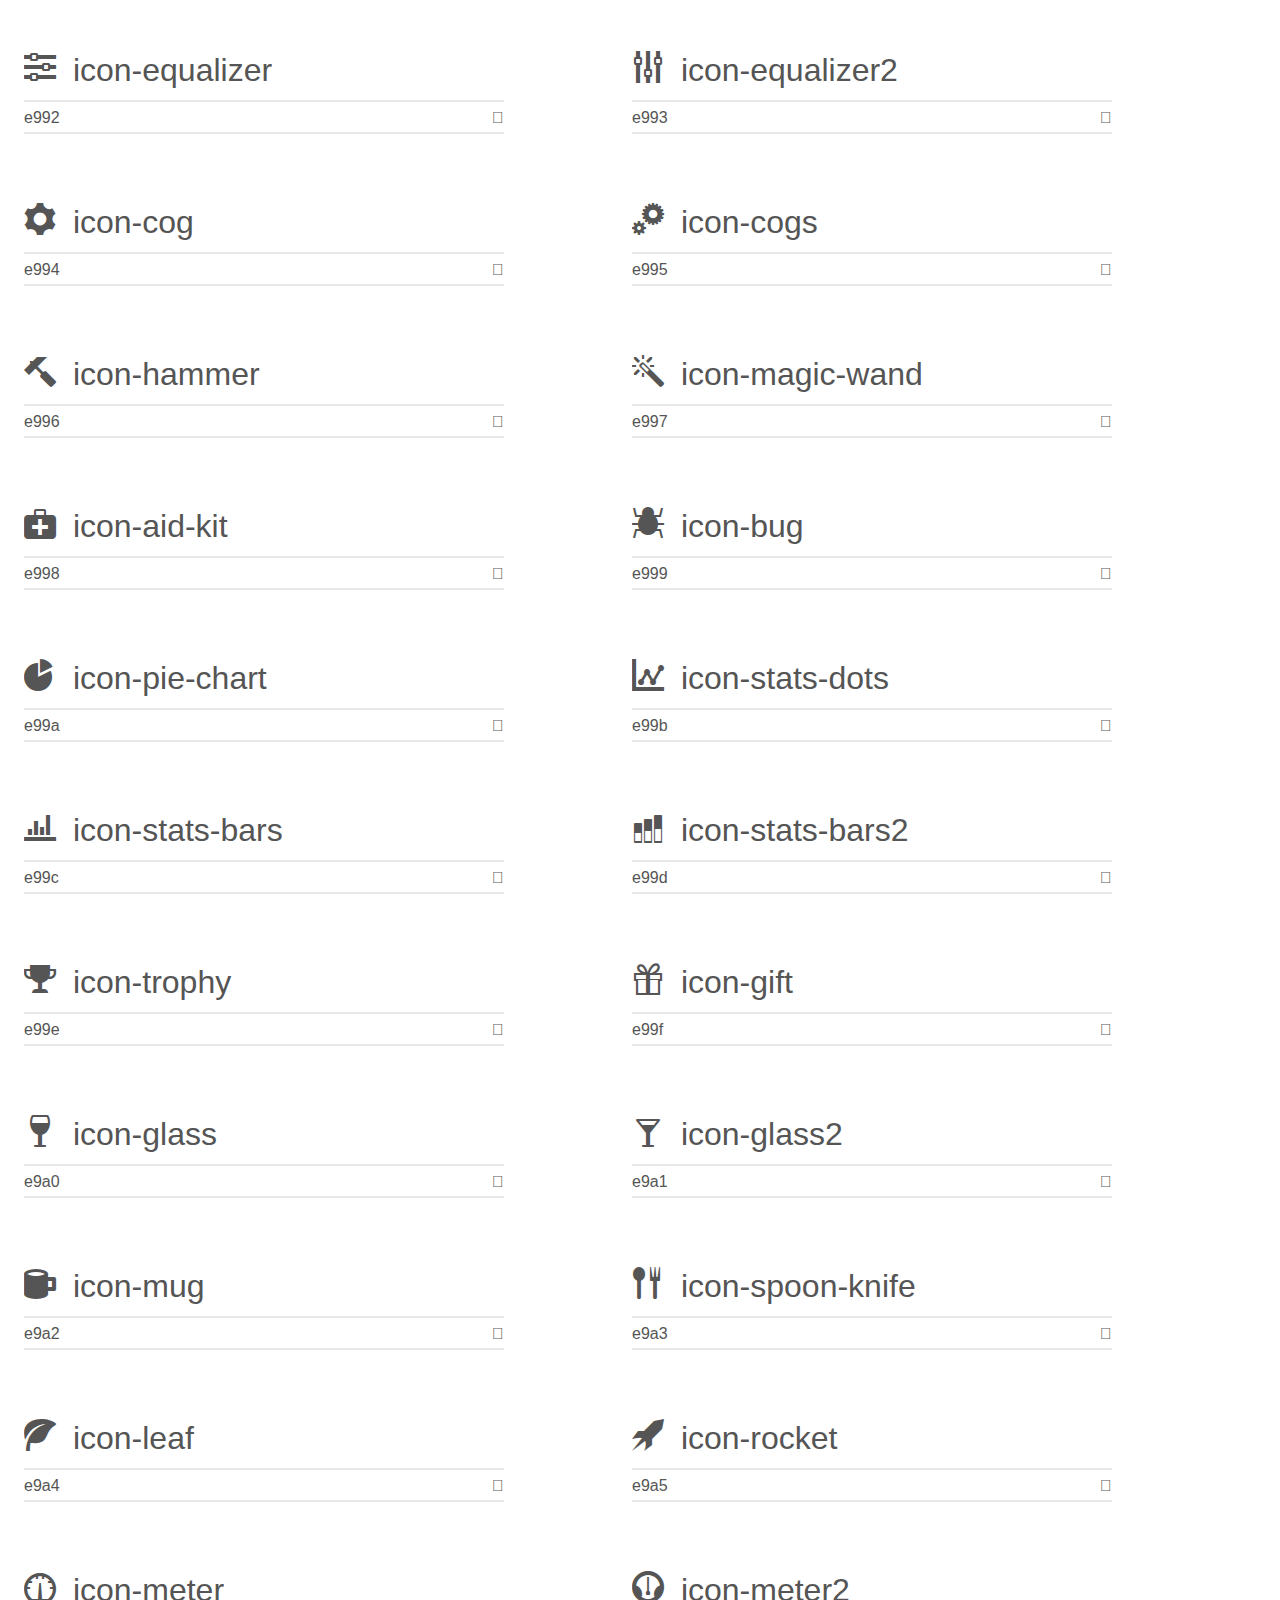
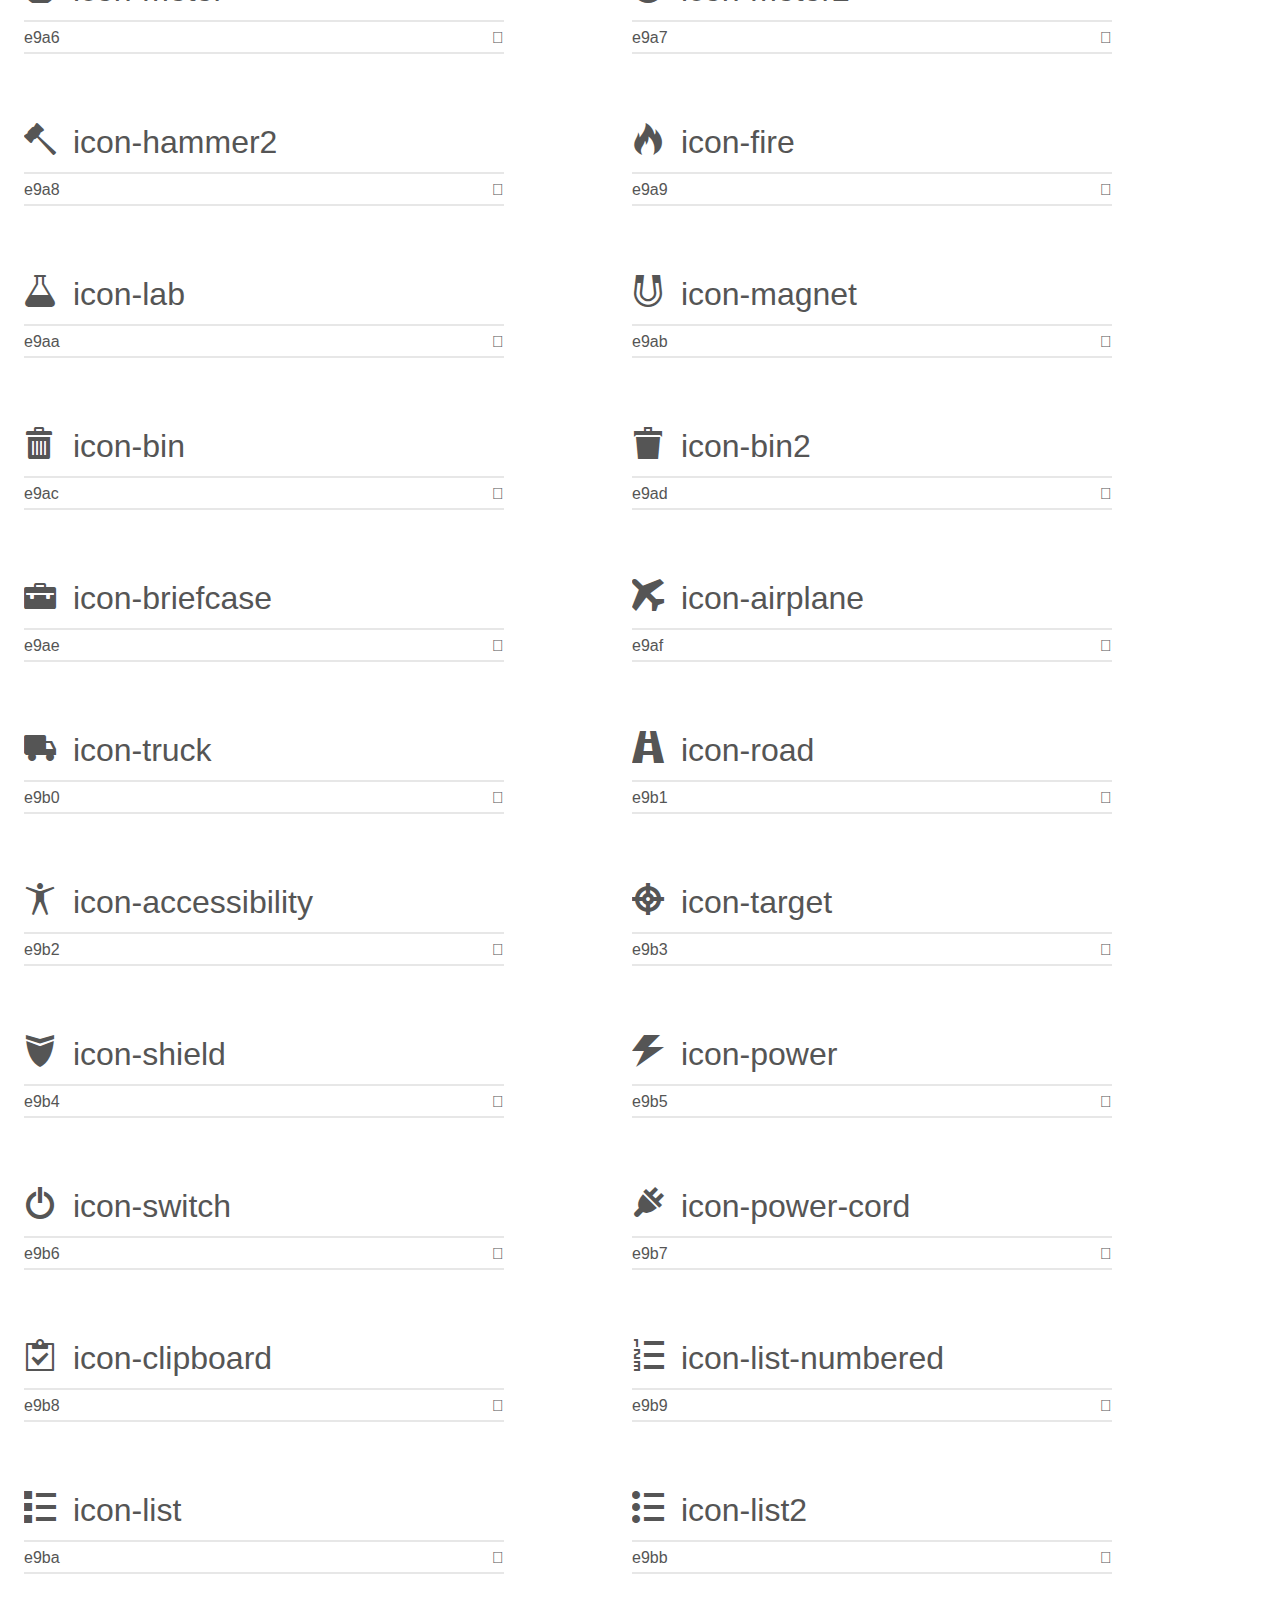
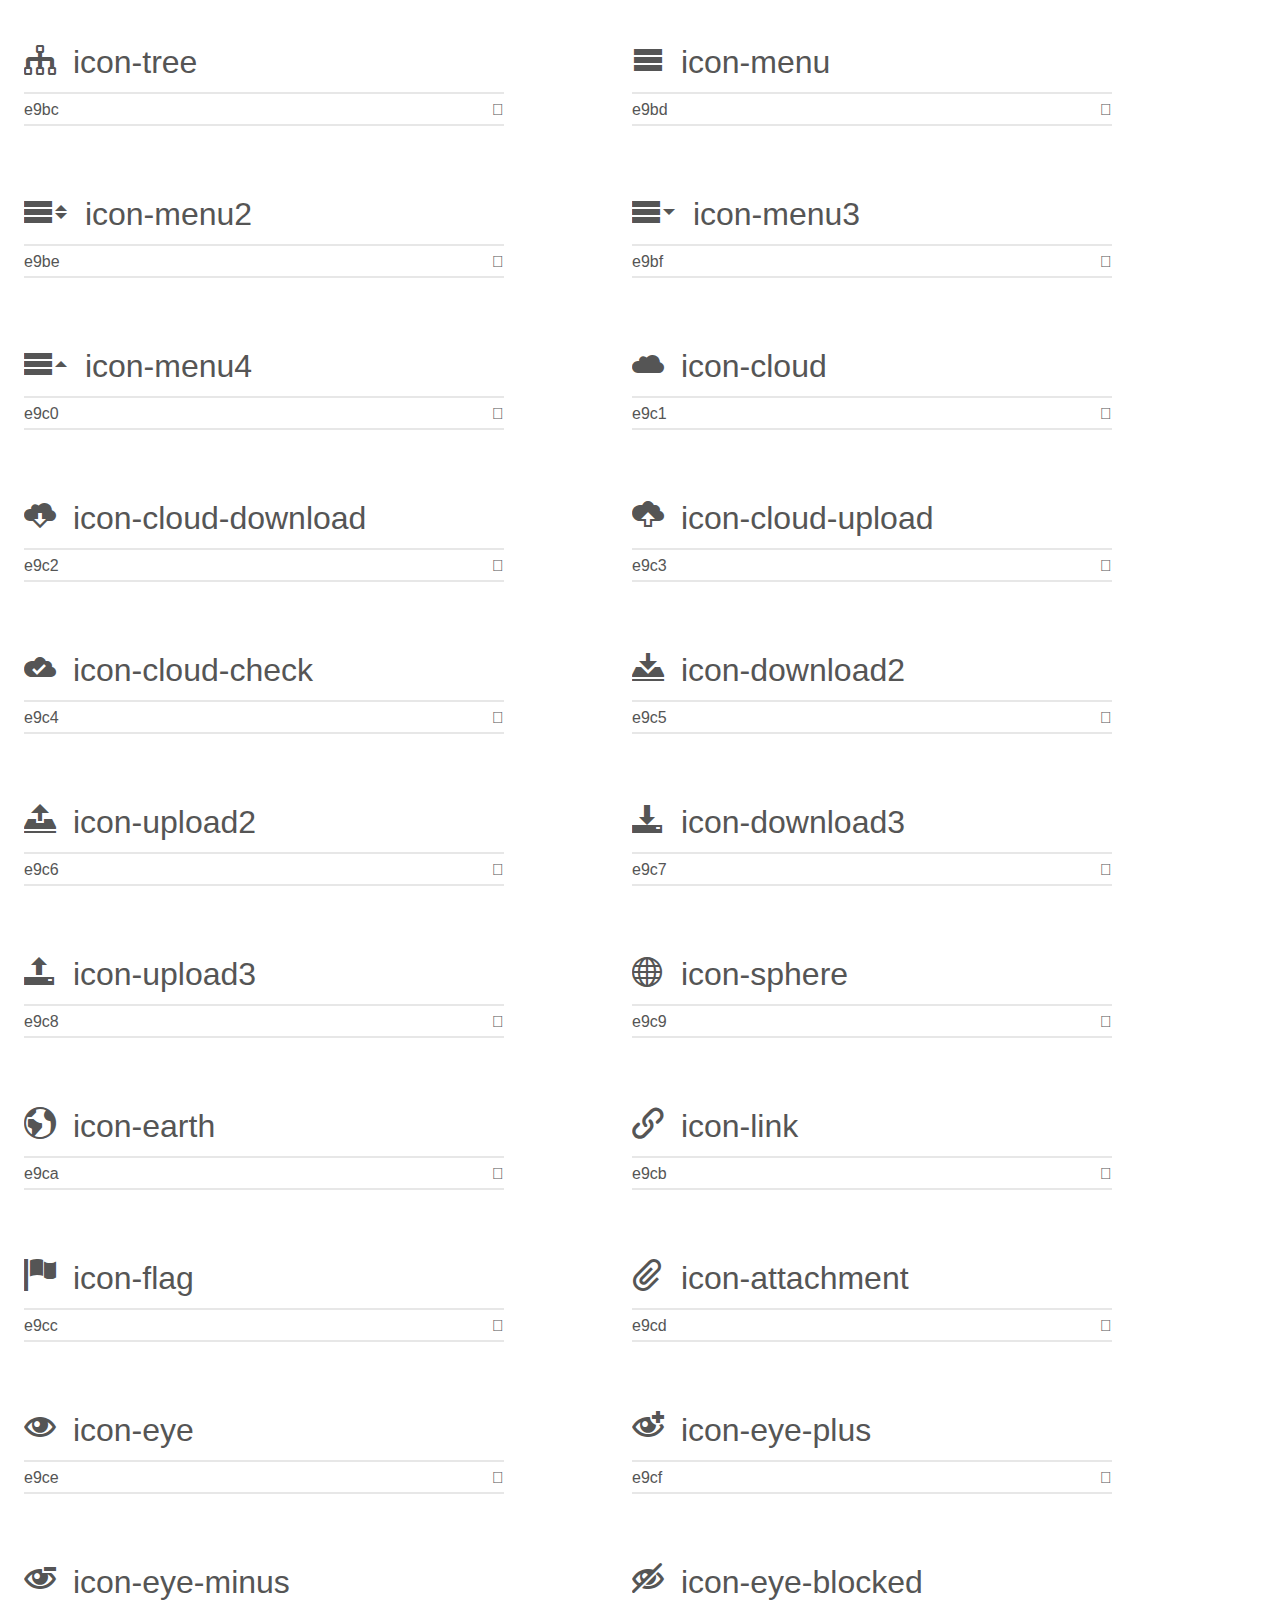
<file: icomoon/demo.html>
<!doctype html>
<html>
<head>
    <meta charset="utf-8">
    <title>IcoMoon Demo</title>
    <meta name="description" content="An Icon Font Generated By IcoMoon.io">
    <meta name="viewport" content="width=device-width, initial-scale=1">
    <link rel="stylesheet" href="demo-files/demo.css">
    <link rel="stylesheet" href="style.css"></head>
<body>
    <div class="bgc1 clearfix">
        <h1 class="mhmm mvm"><span class="fgc1">Font Name:</span> icomoon <small class="fgc1">(Glyphs:&nbsp;490)</small></h1>
    </div>
    <div class="clearfix mhl ptl">
        <h1 class="mvm mtn fgc1">Grid Size: 16</h1>
        <div class="glyph fs1">
            <div class="clearfix bshadow0 pbs">
                <span class="icon-home"></span>
                <span class="mls"> icon-home</span>
            </div>
            <fieldset class="fs0 size1of1 clearfix hidden-false">
                <input type="text" readonly value="e900" class="unit size1of2" />
                <input type="text" maxlength="1" readonly value="&#xe900;" class="unitRight size1of2 talign-right" />
            </fieldset>
            <div class="fs0 bshadow0 clearfix hidden-true">
                <span class="unit pvs fgc1">liga: </span>
                <input type="text" readonly value="home, house" class="liga unitRight" />
            </div>
        </div>
        <div class="glyph fs1">
            <div class="clearfix bshadow0 pbs">
                <span class="icon-home2"></span>
                <span class="mls"> icon-home2</span>
            </div>
            <fieldset class="fs0 size1of1 clearfix hidden-false">
                <input type="text" readonly value="e901" class="unit size1of2" />
                <input type="text" maxlength="1" readonly value="&#xe901;" class="unitRight size1of2 talign-right" />
            </fieldset>
            <div class="fs0 bshadow0 clearfix hidden-true">
                <span class="unit pvs fgc1">liga: </span>
                <input type="text" readonly value="home2, house2" class="liga unitRight" />
            </div>
        </div>
        <div class="glyph fs1">
            <div class="clearfix bshadow0 pbs">
                <span class="icon-home3"></span>
                <span class="mls"> icon-home3</span>
            </div>
            <fieldset class="fs0 size1of1 clearfix hidden-false">
                <input type="text" readonly value="e902" class="unit size1of2" />
                <input type="text" maxlength="1" readonly value="&#xe902;" class="unitRight size1of2 talign-right" />
            </fieldset>
            <div class="fs0 bshadow0 clearfix hidden-true">
                <span class="unit pvs fgc1">liga: </span>
                <input type="text" readonly value="home3, house3" class="liga unitRight" />
            </div>
        </div>
        <div class="glyph fs1">
            <div class="clearfix bshadow0 pbs">
                <span class="icon-office"></span>
                <span class="mls"> icon-office</span>
            </div>
            <fieldset class="fs0 size1of1 clearfix hidden-false">
                <input type="text" readonly value="e903" class="unit size1of2" />
                <input type="text" maxlength="1" readonly value="&#xe903;" class="unitRight size1of2 talign-right" />
            </fieldset>
            <div class="fs0 bshadow0 clearfix hidden-true">
                <span class="unit pvs fgc1">liga: </span>
                <input type="text" readonly value="office, buildings" class="liga unitRight" />
            </div>
        </div>
        <div class="glyph fs1">
            <div class="clearfix bshadow0 pbs">
                <span class="icon-newspaper"></span>
                <span class="mls"> icon-newspaper</span>
            </div>
            <fieldset class="fs0 size1of1 clearfix hidden-false">
                <input type="text" readonly value="e904" class="unit size1of2" />
                <input type="text" maxlength="1" readonly value="&#xe904;" class="unitRight size1of2 talign-right" />
            </fieldset>
            <div class="fs0 bshadow0 clearfix hidden-true">
                <span class="unit pvs fgc1">liga: </span>
                <input type="text" readonly value="newspaper, news" class="liga unitRight" />
            </div>
        </div>
        <div class="glyph fs1">
            <div class="clearfix bshadow0 pbs">
                <span class="icon-pencil"></span>
                <span class="mls"> icon-pencil</span>
            </div>
            <fieldset class="fs0 size1of1 clearfix hidden-false">
                <input type="text" readonly value="e905" class="unit size1of2" />
                <input type="text" maxlength="1" readonly value="&#xe905;" class="unitRight size1of2 talign-right" />
            </fieldset>
            <div class="fs0 bshadow0 clearfix hidden-true">
                <span class="unit pvs fgc1">liga: </span>
                <input type="text" readonly value="pencil, write" class="liga unitRight" />
            </div>
        </div>
        <div class="glyph fs1">
            <div class="clearfix bshadow0 pbs">
                <span class="icon-pencil2"></span>
                <span class="mls"> icon-pencil2</span>
            </div>
            <fieldset class="fs0 size1of1 clearfix hidden-false">
                <input type="text" readonly value="e906" class="unit size1of2" />
                <input type="text" maxlength="1" readonly value="&#xe906;" class="unitRight size1of2 talign-right" />
            </fieldset>
            <div class="fs0 bshadow0 clearfix hidden-true">
                <span class="unit pvs fgc1">liga: </span>
                <input type="text" readonly value="pencil2, write2" class="liga unitRight" />
            </div>
        </div>
        <div class="glyph fs1">
            <div class="clearfix bshadow0 pbs">
                <span class="icon-quill"></span>
                <span class="mls"> icon-quill</span>
            </div>
            <fieldset class="fs0 size1of1 clearfix hidden-false">
                <input type="text" readonly value="e907" class="unit size1of2" />
                <input type="text" maxlength="1" readonly value="&#xe907;" class="unitRight size1of2 talign-right" />
            </fieldset>
            <div class="fs0 bshadow0 clearfix hidden-true">
                <span class="unit pvs fgc1">liga: </span>
                <input type="text" readonly value="quill, feather" class="liga unitRight" />
            </div>
        </div>
        <div class="glyph fs1">
            <div class="clearfix bshadow0 pbs">
                <span class="icon-pen"></span>
                <span class="mls"> icon-pen</span>
            </div>
            <fieldset class="fs0 size1of1 clearfix hidden-false">
                <input type="text" readonly value="e908" class="unit size1of2" />
                <input type="text" maxlength="1" readonly value="&#xe908;" class="unitRight size1of2 talign-right" />
            </fieldset>
            <div class="fs0 bshadow0 clearfix hidden-true">
                <span class="unit pvs fgc1">liga: </span>
                <input type="text" readonly value="pen, write3" class="liga unitRight" />
            </div>
        </div>
        <div class="glyph fs1">
            <div class="clearfix bshadow0 pbs">
                <span class="icon-blog"></span>
                <span class="mls"> icon-blog</span>
            </div>
            <fieldset class="fs0 size1of1 clearfix hidden-false">
                <input type="text" readonly value="e909" class="unit size1of2" />
                <input type="text" maxlength="1" readonly value="&#xe909;" class="unitRight size1of2 talign-right" />
            </fieldset>
            <div class="fs0 bshadow0 clearfix hidden-true">
                <span class="unit pvs fgc1">liga: </span>
                <input type="text" readonly value="blog, pen2" class="liga unitRight" />
            </div>
        </div>
        <div class="glyph fs1">
            <div class="clearfix bshadow0 pbs">
                <span class="icon-eyedropper"></span>
                <span class="mls"> icon-eyedropper</span>
            </div>
            <fieldset class="fs0 size1of1 clearfix hidden-false">
                <input type="text" readonly value="e90a" class="unit size1of2" />
                <input type="text" maxlength="1" readonly value="&#xe90a;" class="unitRight size1of2 talign-right" />
            </fieldset>
            <div class="fs0 bshadow0 clearfix hidden-true">
                <span class="unit pvs fgc1">liga: </span>
                <input type="text" readonly value="eyedropper, color" class="liga unitRight" />
            </div>
        </div>
        <div class="glyph fs1">
            <div class="clearfix bshadow0 pbs">
                <span class="icon-droplet"></span>
                <span class="mls"> icon-droplet</span>
            </div>
            <fieldset class="fs0 size1of1 clearfix hidden-false">
                <input type="text" readonly value="e90b" class="unit size1of2" />
                <input type="text" maxlength="1" readonly value="&#xe90b;" class="unitRight size1of2 talign-right" />
            </fieldset>
            <div class="fs0 bshadow0 clearfix hidden-true">
                <span class="unit pvs fgc1">liga: </span>
                <input type="text" readonly value="droplet, color2" class="liga unitRight" />
            </div>
        </div>
        <div class="glyph fs1">
            <div class="clearfix bshadow0 pbs">
                <span class="icon-paint-format"></span>
                <span class="mls"> icon-paint-format</span>
            </div>
            <fieldset class="fs0 size1of1 clearfix hidden-false">
                <input type="text" readonly value="e90c" class="unit size1of2" />
                <input type="text" maxlength="1" readonly value="&#xe90c;" class="unitRight size1of2 talign-right" />
            </fieldset>
            <div class="fs0 bshadow0 clearfix hidden-true">
                <span class="unit pvs fgc1">liga: </span>
                <input type="text" readonly value="paint-format, format" class="liga unitRight" />
            </div>
        </div>
        <div class="glyph fs1">
            <div class="clearfix bshadow0 pbs">
                <span class="icon-image"></span>
                <span class="mls"> icon-image</span>
            </div>
            <fieldset class="fs0 size1of1 clearfix hidden-false">
                <input type="text" readonly value="e90d" class="unit size1of2" />
                <input type="text" maxlength="1" readonly value="&#xe90d;" class="unitRight size1of2 talign-right" />
            </fieldset>
            <div class="fs0 bshadow0 clearfix hidden-true">
                <span class="unit pvs fgc1">liga: </span>
                <input type="text" readonly value="image, picture" class="liga unitRight" />
            </div>
        </div>
        <div class="glyph fs1">
            <div class="clearfix bshadow0 pbs">
                <span class="icon-images"></span>
                <span class="mls"> icon-images</span>
            </div>
            <fieldset class="fs0 size1of1 clearfix hidden-false">
                <input type="text" readonly value="e90e" class="unit size1of2" />
                <input type="text" maxlength="1" readonly value="&#xe90e;" class="unitRight size1of2 talign-right" />
            </fieldset>
            <div class="fs0 bshadow0 clearfix hidden-true">
                <span class="unit pvs fgc1">liga: </span>
                <input type="text" readonly value="images, pictures" class="liga unitRight" />
            </div>
        </div>
        <div class="glyph fs1">
            <div class="clearfix bshadow0 pbs">
                <span class="icon-camera"></span>
                <span class="mls"> icon-camera</span>
            </div>
            <fieldset class="fs0 size1of1 clearfix hidden-false">
                <input type="text" readonly value="e90f" class="unit size1of2" />
                <input type="text" maxlength="1" readonly value="&#xe90f;" class="unitRight size1of2 talign-right" />
            </fieldset>
            <div class="fs0 bshadow0 clearfix hidden-true">
                <span class="unit pvs fgc1">liga: </span>
                <input type="text" readonly value="camera, photo" class="liga unitRight" />
            </div>
        </div>
        <div class="glyph fs1">
            <div class="clearfix bshadow0 pbs">
                <span class="icon-headphones"></span>
                <span class="mls"> icon-headphones</span>
            </div>
            <fieldset class="fs0 size1of1 clearfix hidden-false">
                <input type="text" readonly value="e910" class="unit size1of2" />
                <input type="text" maxlength="1" readonly value="&#xe910;" class="unitRight size1of2 talign-right" />
            </fieldset>
            <div class="fs0 bshadow0 clearfix hidden-true">
                <span class="unit pvs fgc1">liga: </span>
                <input type="text" readonly value="headphones, headset" class="liga unitRight" />
            </div>
        </div>
        <div class="glyph fs1">
            <div class="clearfix bshadow0 pbs">
                <span class="icon-music"></span>
                <span class="mls"> icon-music</span>
            </div>
            <fieldset class="fs0 size1of1 clearfix hidden-false">
                <input type="text" readonly value="e911" class="unit size1of2" />
                <input type="text" maxlength="1" readonly value="&#xe911;" class="unitRight size1of2 talign-right" />
            </fieldset>
            <div class="fs0 bshadow0 clearfix hidden-true">
                <span class="unit pvs fgc1">liga: </span>
                <input type="text" readonly value="music, song" class="liga unitRight" />
            </div>
        </div>
        <div class="glyph fs1">
            <div class="clearfix bshadow0 pbs">
                <span class="icon-play"></span>
                <span class="mls"> icon-play</span>
            </div>
            <fieldset class="fs0 size1of1 clearfix hidden-false">
                <input type="text" readonly value="e912" class="unit size1of2" />
                <input type="text" maxlength="1" readonly value="&#xe912;" class="unitRight size1of2 talign-right" />
            </fieldset>
            <div class="fs0 bshadow0 clearfix hidden-true">
                <span class="unit pvs fgc1">liga: </span>
                <input type="text" readonly value="play, video" class="liga unitRight" />
            </div>
        </div>
        <div class="glyph fs1">
            <div class="clearfix bshadow0 pbs">
                <span class="icon-film"></span>
                <span class="mls"> icon-film</span>
            </div>
            <fieldset class="fs0 size1of1 clearfix hidden-false">
                <input type="text" readonly value="e913" class="unit size1of2" />
                <input type="text" maxlength="1" readonly value="&#xe913;" class="unitRight size1of2 talign-right" />
            </fieldset>
            <div class="fs0 bshadow0 clearfix hidden-true">
                <span class="unit pvs fgc1">liga: </span>
                <input type="text" readonly value="film, video2" class="liga unitRight" />
            </div>
        </div>
        <div class="glyph fs1">
            <div class="clearfix bshadow0 pbs">
                <span class="icon-video-camera"></span>
                <span class="mls"> icon-video-camera</span>
            </div>
            <fieldset class="fs0 size1of1 clearfix hidden-false">
                <input type="text" readonly value="e914" class="unit size1of2" />
                <input type="text" maxlength="1" readonly value="&#xe914;" class="unitRight size1of2 talign-right" />
            </fieldset>
            <div class="fs0 bshadow0 clearfix hidden-true">
                <span class="unit pvs fgc1">liga: </span>
                <input type="text" readonly value="video-camera, video3" class="liga unitRight" />
            </div>
        </div>
        <div class="glyph fs1">
            <div class="clearfix bshadow0 pbs">
                <span class="icon-dice"></span>
                <span class="mls"> icon-dice</span>
            </div>
            <fieldset class="fs0 size1of1 clearfix hidden-false">
                <input type="text" readonly value="e915" class="unit size1of2" />
                <input type="text" maxlength="1" readonly value="&#xe915;" class="unitRight size1of2 talign-right" />
            </fieldset>
            <div class="fs0 bshadow0 clearfix hidden-true">
                <span class="unit pvs fgc1">liga: </span>
                <input type="text" readonly value="dice, game" class="liga unitRight" />
            </div>
        </div>
        <div class="glyph fs1">
            <div class="clearfix bshadow0 pbs">
                <span class="icon-pacman"></span>
                <span class="mls"> icon-pacman</span>
            </div>
            <fieldset class="fs0 size1of1 clearfix hidden-false">
                <input type="text" readonly value="e916" class="unit size1of2" />
                <input type="text" maxlength="1" readonly value="&#xe916;" class="unitRight size1of2 talign-right" />
            </fieldset>
            <div class="fs0 bshadow0 clearfix hidden-true">
                <span class="unit pvs fgc1">liga: </span>
                <input type="text" readonly value="pacman, game2" class="liga unitRight" />
            </div>
        </div>
        <div class="glyph fs1">
            <div class="clearfix bshadow0 pbs">
                <span class="icon-spades"></span>
                <span class="mls"> icon-spades</span>
            </div>
            <fieldset class="fs0 size1of1 clearfix hidden-false">
                <input type="text" readonly value="e917" class="unit size1of2" />
                <input type="text" maxlength="1" readonly value="&#xe917;" class="unitRight size1of2 talign-right" />
            </fieldset>
            <div class="fs0 bshadow0 clearfix hidden-true">
                <span class="unit pvs fgc1">liga: </span>
                <input type="text" readonly value="spades, cards" class="liga unitRight" />
            </div>
        </div>
        <div class="glyph fs1">
            <div class="clearfix bshadow0 pbs">
                <span class="icon-clubs"></span>
                <span class="mls"> icon-clubs</span>
            </div>
            <fieldset class="fs0 size1of1 clearfix hidden-false">
                <input type="text" readonly value="e918" class="unit size1of2" />
                <input type="text" maxlength="1" readonly value="&#xe918;" class="unitRight size1of2 talign-right" />
            </fieldset>
            <div class="fs0 bshadow0 clearfix hidden-true">
                <span class="unit pvs fgc1">liga: </span>
                <input type="text" readonly value="clubs, cards2" class="liga unitRight" />
            </div>
        </div>
        <div class="glyph fs1">
            <div class="clearfix bshadow0 pbs">
                <span class="icon-diamonds"></span>
                <span class="mls"> icon-diamonds</span>
            </div>
            <fieldset class="fs0 size1of1 clearfix hidden-false">
                <input type="text" readonly value="e919" class="unit size1of2" />
                <input type="text" maxlength="1" readonly value="&#xe919;" class="unitRight size1of2 talign-right" />
            </fieldset>
            <div class="fs0 bshadow0 clearfix hidden-true">
                <span class="unit pvs fgc1">liga: </span>
                <input type="text" readonly value="diamonds, cards3" class="liga unitRight" />
            </div>
        </div>
        <div class="glyph fs1">
            <div class="clearfix bshadow0 pbs">
                <span class="icon-bullhorn"></span>
                <span class="mls"> icon-bullhorn</span>
            </div>
            <fieldset class="fs0 size1of1 clearfix hidden-false">
                <input type="text" readonly value="e91a" class="unit size1of2" />
                <input type="text" maxlength="1" readonly value="&#xe91a;" class="unitRight size1of2 talign-right" />
            </fieldset>
            <div class="fs0 bshadow0 clearfix hidden-true">
                <span class="unit pvs fgc1">liga: </span>
                <input type="text" readonly value="bullhorn, megaphone" class="liga unitRight" />
            </div>
        </div>
        <div class="glyph fs1">
            <div class="clearfix bshadow0 pbs">
                <span class="icon-connection"></span>
                <span class="mls"> icon-connection</span>
            </div>
            <fieldset class="fs0 size1of1 clearfix hidden-false">
                <input type="text" readonly value="e91b" class="unit size1of2" />
                <input type="text" maxlength="1" readonly value="&#xe91b;" class="unitRight size1of2 talign-right" />
            </fieldset>
            <div class="fs0 bshadow0 clearfix hidden-true">
                <span class="unit pvs fgc1">liga: </span>
                <input type="text" readonly value="connection, wifi" class="liga unitRight" />
            </div>
        </div>
        <div class="glyph fs1">
            <div class="clearfix bshadow0 pbs">
                <span class="icon-podcast"></span>
                <span class="mls"> icon-podcast</span>
            </div>
            <fieldset class="fs0 size1of1 clearfix hidden-false">
                <input type="text" readonly value="e91c" class="unit size1of2" />
                <input type="text" maxlength="1" readonly value="&#xe91c;" class="unitRight size1of2 talign-right" />
            </fieldset>
            <div class="fs0 bshadow0 clearfix hidden-true">
                <span class="unit pvs fgc1">liga: </span>
                <input type="text" readonly value="podcast, broadcast" class="liga unitRight" />
            </div>
        </div>
        <div class="glyph fs1">
            <div class="clearfix bshadow0 pbs">
                <span class="icon-feed"></span>
                <span class="mls"> icon-feed</span>
            </div>
            <fieldset class="fs0 size1of1 clearfix hidden-false">
                <input type="text" readonly value="e91d" class="unit size1of2" />
                <input type="text" maxlength="1" readonly value="&#xe91d;" class="unitRight size1of2 talign-right" />
            </fieldset>
            <div class="fs0 bshadow0 clearfix hidden-true">
                <span class="unit pvs fgc1">liga: </span>
                <input type="text" readonly value="feed, wave" class="liga unitRight" />
            </div>
        </div>
        <div class="glyph fs1">
            <div class="clearfix bshadow0 pbs">
                <span class="icon-mic"></span>
                <span class="mls"> icon-mic</span>
            </div>
            <fieldset class="fs0 size1of1 clearfix hidden-false">
                <input type="text" readonly value="e91e" class="unit size1of2" />
                <input type="text" maxlength="1" readonly value="&#xe91e;" class="unitRight size1of2 talign-right" />
            </fieldset>
            <div class="fs0 bshadow0 clearfix hidden-true">
                <span class="unit pvs fgc1">liga: </span>
                <input type="text" readonly value="mic, microphone" class="liga unitRight" />
            </div>
        </div>
        <div class="glyph fs1">
            <div class="clearfix bshadow0 pbs">
                <span class="icon-book"></span>
                <span class="mls"> icon-book</span>
            </div>
            <fieldset class="fs0 size1of1 clearfix hidden-false">
                <input type="text" readonly value="e91f" class="unit size1of2" />
                <input type="text" maxlength="1" readonly value="&#xe91f;" class="unitRight size1of2 talign-right" />
            </fieldset>
            <div class="fs0 bshadow0 clearfix hidden-true">
                <span class="unit pvs fgc1">liga: </span>
                <input type="text" readonly value="book, read" class="liga unitRight" />
            </div>
        </div>
        <div class="glyph fs1">
            <div class="clearfix bshadow0 pbs">
                <span class="icon-books"></span>
                <span class="mls"> icon-books</span>
            </div>
            <fieldset class="fs0 size1of1 clearfix hidden-false">
                <input type="text" readonly value="e920" class="unit size1of2" />
                <input type="text" maxlength="1" readonly value="&#xe920;" class="unitRight size1of2 talign-right" />
            </fieldset>
            <div class="fs0 bshadow0 clearfix hidden-true">
                <span class="unit pvs fgc1">liga: </span>
                <input type="text" readonly value="books, library" class="liga unitRight" />
            </div>
        </div>
        <div class="glyph fs1">
            <div class="clearfix bshadow0 pbs">
                <span class="icon-library"></span>
                <span class="mls"> icon-library</span>
            </div>
            <fieldset class="fs0 size1of1 clearfix hidden-false">
                <input type="text" readonly value="e921" class="unit size1of2" />
                <input type="text" maxlength="1" readonly value="&#xe921;" class="unitRight size1of2 talign-right" />
            </fieldset>
            <div class="fs0 bshadow0 clearfix hidden-true">
                <span class="unit pvs fgc1">liga: </span>
                <input type="text" readonly value="library2, bank" class="liga unitRight" />
            </div>
        </div>
        <div class="glyph fs1">
            <div class="clearfix bshadow0 pbs">
                <span class="icon-file-text"></span>
                <span class="mls"> icon-file-text</span>
            </div>
            <fieldset class="fs0 size1of1 clearfix hidden-false">
                <input type="text" readonly value="e922" class="unit size1of2" />
                <input type="text" maxlength="1" readonly value="&#xe922;" class="unitRight size1of2 talign-right" />
            </fieldset>
            <div class="fs0 bshadow0 clearfix hidden-true">
                <span class="unit pvs fgc1">liga: </span>
                <input type="text" readonly value="file-text, file" class="liga unitRight" />
            </div>
        </div>
        <div class="glyph fs1">
            <div class="clearfix bshadow0 pbs">
                <span class="icon-profile"></span>
                <span class="mls"> icon-profile</span>
            </div>
            <fieldset class="fs0 size1of1 clearfix hidden-false">
                <input type="text" readonly value="e923" class="unit size1of2" />
                <input type="text" maxlength="1" readonly value="&#xe923;" class="unitRight size1of2 talign-right" />
            </fieldset>
            <div class="fs0 bshadow0 clearfix hidden-true">
                <span class="unit pvs fgc1">liga: </span>
                <input type="text" readonly value="profile, file2" class="liga unitRight" />
            </div>
        </div>
        <div class="glyph fs1">
            <div class="clearfix bshadow0 pbs">
                <span class="icon-file-empty"></span>
                <span class="mls"> icon-file-empty</span>
            </div>
            <fieldset class="fs0 size1of1 clearfix hidden-false">
                <input type="text" readonly value="e924" class="unit size1of2" />
                <input type="text" maxlength="1" readonly value="&#xe924;" class="unitRight size1of2 talign-right" />
            </fieldset>
            <div class="fs0 bshadow0 clearfix hidden-true">
                <span class="unit pvs fgc1">liga: </span>
                <input type="text" readonly value="file-empty, file3" class="liga unitRight" />
            </div>
        </div>
        <div class="glyph fs1">
            <div class="clearfix bshadow0 pbs">
                <span class="icon-files-empty"></span>
                <span class="mls"> icon-files-empty</span>
            </div>
            <fieldset class="fs0 size1of1 clearfix hidden-false">
                <input type="text" readonly value="e925" class="unit size1of2" />
                <input type="text" maxlength="1" readonly value="&#xe925;" class="unitRight size1of2 talign-right" />
            </fieldset>
            <div class="fs0 bshadow0 clearfix hidden-true">
                <span class="unit pvs fgc1">liga: </span>
                <input type="text" readonly value="files-empty, files" class="liga unitRight" />
            </div>
        </div>
        <div class="glyph fs1">
            <div class="clearfix bshadow0 pbs">
                <span class="icon-file-text2"></span>
                <span class="mls"> icon-file-text2</span>
            </div>
            <fieldset class="fs0 size1of1 clearfix hidden-false">
                <input type="text" readonly value="e926" class="unit size1of2" />
                <input type="text" maxlength="1" readonly value="&#xe926;" class="unitRight size1of2 talign-right" />
            </fieldset>
            <div class="fs0 bshadow0 clearfix hidden-true">
                <span class="unit pvs fgc1">liga: </span>
                <input type="text" readonly value="file-text2, file4" class="liga unitRight" />
            </div>
        </div>
        <div class="glyph fs1">
            <div class="clearfix bshadow0 pbs">
                <span class="icon-file-picture"></span>
                <span class="mls"> icon-file-picture</span>
            </div>
            <fieldset class="fs0 size1of1 clearfix hidden-false">
                <input type="text" readonly value="e927" class="unit size1of2" />
                <input type="text" maxlength="1" readonly value="&#xe927;" class="unitRight size1of2 talign-right" />
            </fieldset>
            <div class="fs0 bshadow0 clearfix hidden-true">
                <span class="unit pvs fgc1">liga: </span>
                <input type="text" readonly value="file-picture, file5" class="liga unitRight" />
            </div>
        </div>
        <div class="glyph fs1">
            <div class="clearfix bshadow0 pbs">
                <span class="icon-file-music"></span>
                <span class="mls"> icon-file-music</span>
            </div>
            <fieldset class="fs0 size1of1 clearfix hidden-false">
                <input type="text" readonly value="e928" class="unit size1of2" />
                <input type="text" maxlength="1" readonly value="&#xe928;" class="unitRight size1of2 talign-right" />
            </fieldset>
            <div class="fs0 bshadow0 clearfix hidden-true">
                <span class="unit pvs fgc1">liga: </span>
                <input type="text" readonly value="file-music, file6" class="liga unitRight" />
            </div>
        </div>
        <div class="glyph fs1">
            <div class="clearfix bshadow0 pbs">
                <span class="icon-file-play"></span>
                <span class="mls"> icon-file-play</span>
            </div>
            <fieldset class="fs0 size1of1 clearfix hidden-false">
                <input type="text" readonly value="e929" class="unit size1of2" />
                <input type="text" maxlength="1" readonly value="&#xe929;" class="unitRight size1of2 talign-right" />
            </fieldset>
            <div class="fs0 bshadow0 clearfix hidden-true">
                <span class="unit pvs fgc1">liga: </span>
                <input type="text" readonly value="file-play, file7" class="liga unitRight" />
            </div>
        </div>
        <div class="glyph fs1">
            <div class="clearfix bshadow0 pbs">
                <span class="icon-file-video"></span>
                <span class="mls"> icon-file-video</span>
            </div>
            <fieldset class="fs0 size1of1 clearfix hidden-false">
                <input type="text" readonly value="e92a" class="unit size1of2" />
                <input type="text" maxlength="1" readonly value="&#xe92a;" class="unitRight size1of2 talign-right" />
            </fieldset>
            <div class="fs0 bshadow0 clearfix hidden-true">
                <span class="unit pvs fgc1">liga: </span>
                <input type="text" readonly value="file-video, file8" class="liga unitRight" />
            </div>
        </div>
        <div class="glyph fs1">
            <div class="clearfix bshadow0 pbs">
                <span class="icon-file-zip"></span>
                <span class="mls"> icon-file-zip</span>
            </div>
            <fieldset class="fs0 size1of1 clearfix hidden-false">
                <input type="text" readonly value="e92b" class="unit size1of2" />
                <input type="text" maxlength="1" readonly value="&#xe92b;" class="unitRight size1of2 talign-right" />
            </fieldset>
            <div class="fs0 bshadow0 clearfix hidden-true">
                <span class="unit pvs fgc1">liga: </span>
                <input type="text" readonly value="file-zip, file9" class="liga unitRight" />
            </div>
        </div>
        <div class="glyph fs1">
            <div class="clearfix bshadow0 pbs">
                <span class="icon-copy"></span>
                <span class="mls"> icon-copy</span>
            </div>
            <fieldset class="fs0 size1of1 clearfix hidden-false">
                <input type="text" readonly value="e92c" class="unit size1of2" />
                <input type="text" maxlength="1" readonly value="&#xe92c;" class="unitRight size1of2 talign-right" />
            </fieldset>
            <div class="fs0 bshadow0 clearfix hidden-true">
                <span class="unit pvs fgc1">liga: </span>
                <input type="text" readonly value="copy, duplicate" class="liga unitRight" />
            </div>
        </div>
        <div class="glyph fs1">
            <div class="clearfix bshadow0 pbs">
                <span class="icon-paste"></span>
                <span class="mls"> icon-paste</span>
            </div>
            <fieldset class="fs0 size1of1 clearfix hidden-false">
                <input type="text" readonly value="e92d" class="unit size1of2" />
                <input type="text" maxlength="1" readonly value="&#xe92d;" class="unitRight size1of2 talign-right" />
            </fieldset>
            <div class="fs0 bshadow0 clearfix hidden-true">
                <span class="unit pvs fgc1">liga: </span>
                <input type="text" readonly value="paste, clipboard-file" class="liga unitRight" />
            </div>
        </div>
        <div class="glyph fs1">
            <div class="clearfix bshadow0 pbs">
                <span class="icon-stack"></span>
                <span class="mls"> icon-stack</span>
            </div>
            <fieldset class="fs0 size1of1 clearfix hidden-false">
                <input type="text" readonly value="e92e" class="unit size1of2" />
                <input type="text" maxlength="1" readonly value="&#xe92e;" class="unitRight size1of2 talign-right" />
            </fieldset>
            <div class="fs0 bshadow0 clearfix hidden-true">
                <span class="unit pvs fgc1">liga: </span>
                <input type="text" readonly value="stack, layers" class="liga unitRight" />
            </div>
        </div>
        <div class="glyph fs1">
            <div class="clearfix bshadow0 pbs">
                <span class="icon-folder"></span>
                <span class="mls"> icon-folder</span>
            </div>
            <fieldset class="fs0 size1of1 clearfix hidden-false">
                <input type="text" readonly value="e92f" class="unit size1of2" />
                <input type="text" maxlength="1" readonly value="&#xe92f;" class="unitRight size1of2 talign-right" />
            </fieldset>
            <div class="fs0 bshadow0 clearfix hidden-true">
                <span class="unit pvs fgc1">liga: </span>
                <input type="text" readonly value="folder, directory" class="liga unitRight" />
            </div>
        </div>
        <div class="glyph fs1">
            <div class="clearfix bshadow0 pbs">
                <span class="icon-folder-open"></span>
                <span class="mls"> icon-folder-open</span>
            </div>
            <fieldset class="fs0 size1of1 clearfix hidden-false">
                <input type="text" readonly value="e930" class="unit size1of2" />
                <input type="text" maxlength="1" readonly value="&#xe930;" class="unitRight size1of2 talign-right" />
            </fieldset>
            <div class="fs0 bshadow0 clearfix hidden-true">
                <span class="unit pvs fgc1">liga: </span>
                <input type="text" readonly value="folder-open, directory2" class="liga unitRight" />
            </div>
        </div>
        <div class="glyph fs1">
            <div class="clearfix bshadow0 pbs">
                <span class="icon-folder-plus"></span>
                <span class="mls"> icon-folder-plus</span>
            </div>
            <fieldset class="fs0 size1of1 clearfix hidden-false">
                <input type="text" readonly value="e931" class="unit size1of2" />
                <input type="text" maxlength="1" readonly value="&#xe931;" class="unitRight size1of2 talign-right" />
            </fieldset>
            <div class="fs0 bshadow0 clearfix hidden-true">
                <span class="unit pvs fgc1">liga: </span>
                <input type="text" readonly value="folder-plus, directory3" class="liga unitRight" />
            </div>
        </div>
        <div class="glyph fs1">
            <div class="clearfix bshadow0 pbs">
                <span class="icon-folder-minus"></span>
                <span class="mls"> icon-folder-minus</span>
            </div>
            <fieldset class="fs0 size1of1 clearfix hidden-false">
                <input type="text" readonly value="e932" class="unit size1of2" />
                <input type="text" maxlength="1" readonly value="&#xe932;" class="unitRight size1of2 talign-right" />
            </fieldset>
            <div class="fs0 bshadow0 clearfix hidden-true">
                <span class="unit pvs fgc1">liga: </span>
                <input type="text" readonly value="folder-minus, directory4" class="liga unitRight" />
            </div>
        </div>
        <div class="glyph fs1">
            <div class="clearfix bshadow0 pbs">
                <span class="icon-folder-download"></span>
                <span class="mls"> icon-folder-download</span>
            </div>
            <fieldset class="fs0 size1of1 clearfix hidden-false">
                <input type="text" readonly value="e933" class="unit size1of2" />
                <input type="text" maxlength="1" readonly value="&#xe933;" class="unitRight size1of2 talign-right" />
            </fieldset>
            <div class="fs0 bshadow0 clearfix hidden-true">
                <span class="unit pvs fgc1">liga: </span>
                <input type="text" readonly value="folder-download, directory5" class="liga unitRight" />
            </div>
        </div>
        <div class="glyph fs1">
            <div class="clearfix bshadow0 pbs">
                <span class="icon-folder-upload"></span>
                <span class="mls"> icon-folder-upload</span>
            </div>
            <fieldset class="fs0 size1of1 clearfix hidden-false">
                <input type="text" readonly value="e934" class="unit size1of2" />
                <input type="text" maxlength="1" readonly value="&#xe934;" class="unitRight size1of2 talign-right" />
            </fieldset>
            <div class="fs0 bshadow0 clearfix hidden-true">
                <span class="unit pvs fgc1">liga: </span>
                <input type="text" readonly value="folder-upload, directory6" class="liga unitRight" />
            </div>
        </div>
        <div class="glyph fs1">
            <div class="clearfix bshadow0 pbs">
                <span class="icon-price-tag"></span>
                <span class="mls"> icon-price-tag</span>
            </div>
            <fieldset class="fs0 size1of1 clearfix hidden-false">
                <input type="text" readonly value="e935" class="unit size1of2" />
                <input type="text" maxlength="1" readonly value="&#xe935;" class="unitRight size1of2 talign-right" />
            </fieldset>
            <div class="fs0 bshadow0 clearfix hidden-true">
                <span class="unit pvs fgc1">liga: </span>
                <input type="text" readonly value="price-tag" class="liga unitRight" />
            </div>
        </div>
        <div class="glyph fs1">
            <div class="clearfix bshadow0 pbs">
                <span class="icon-price-tags"></span>
                <span class="mls"> icon-price-tags</span>
            </div>
            <fieldset class="fs0 size1of1 clearfix hidden-false">
                <input type="text" readonly value="e936" class="unit size1of2" />
                <input type="text" maxlength="1" readonly value="&#xe936;" class="unitRight size1of2 talign-right" />
            </fieldset>
            <div class="fs0 bshadow0 clearfix hidden-true">
                <span class="unit pvs fgc1">liga: </span>
                <input type="text" readonly value="price-tags" class="liga unitRight" />
            </div>
        </div>
        <div class="glyph fs1">
            <div class="clearfix bshadow0 pbs">
                <span class="icon-barcode"></span>
                <span class="mls"> icon-barcode</span>
            </div>
            <fieldset class="fs0 size1of1 clearfix hidden-false">
                <input type="text" readonly value="e937" class="unit size1of2" />
                <input type="text" maxlength="1" readonly value="&#xe937;" class="unitRight size1of2 talign-right" />
            </fieldset>
            <div class="fs0 bshadow0 clearfix hidden-true">
                <span class="unit pvs fgc1">liga: </span>
                <input type="text" readonly value="barcode" class="liga unitRight" />
            </div>
        </div>
        <div class="glyph fs1">
            <div class="clearfix bshadow0 pbs">
                <span class="icon-qrcode"></span>
                <span class="mls"> icon-qrcode</span>
            </div>
            <fieldset class="fs0 size1of1 clearfix hidden-false">
                <input type="text" readonly value="e938" class="unit size1of2" />
                <input type="text" maxlength="1" readonly value="&#xe938;" class="unitRight size1of2 talign-right" />
            </fieldset>
            <div class="fs0 bshadow0 clearfix hidden-true">
                <span class="unit pvs fgc1">liga: </span>
                <input type="text" readonly value="qrcode" class="liga unitRight" />
            </div>
        </div>
        <div class="glyph fs1">
            <div class="clearfix bshadow0 pbs">
                <span class="icon-ticket"></span>
                <span class="mls"> icon-ticket</span>
            </div>
            <fieldset class="fs0 size1of1 clearfix hidden-false">
                <input type="text" readonly value="e939" class="unit size1of2" />
                <input type="text" maxlength="1" readonly value="&#xe939;" class="unitRight size1of2 talign-right" />
            </fieldset>
            <div class="fs0 bshadow0 clearfix hidden-true">
                <span class="unit pvs fgc1">liga: </span>
                <input type="text" readonly value="ticket, theater" class="liga unitRight" />
            </div>
        </div>
        <div class="glyph fs1">
            <div class="clearfix bshadow0 pbs">
                <span class="icon-cart"></span>
                <span class="mls"> icon-cart</span>
            </div>
            <fieldset class="fs0 size1of1 clearfix hidden-false">
                <input type="text" readonly value="e93a" class="unit size1of2" />
                <input type="text" maxlength="1" readonly value="&#xe93a;" class="unitRight size1of2 talign-right" />
            </fieldset>
            <div class="fs0 bshadow0 clearfix hidden-true">
                <span class="unit pvs fgc1">liga: </span>
                <input type="text" readonly value="cart, purchase" class="liga unitRight" />
            </div>
        </div>
        <div class="glyph fs1">
            <div class="clearfix bshadow0 pbs">
                <span class="icon-coin-dollar"></span>
                <span class="mls"> icon-coin-dollar</span>
            </div>
            <fieldset class="fs0 size1of1 clearfix hidden-false">
                <input type="text" readonly value="e93b" class="unit size1of2" />
                <input type="text" maxlength="1" readonly value="&#xe93b;" class="unitRight size1of2 talign-right" />
            </fieldset>
            <div class="fs0 bshadow0 clearfix hidden-true">
                <span class="unit pvs fgc1">liga: </span>
                <input type="text" readonly value="coin-dollar, money" class="liga unitRight" />
            </div>
        </div>
        <div class="glyph fs1">
            <div class="clearfix bshadow0 pbs">
                <span class="icon-coin-euro"></span>
                <span class="mls"> icon-coin-euro</span>
            </div>
            <fieldset class="fs0 size1of1 clearfix hidden-false">
                <input type="text" readonly value="e93c" class="unit size1of2" />
                <input type="text" maxlength="1" readonly value="&#xe93c;" class="unitRight size1of2 talign-right" />
            </fieldset>
            <div class="fs0 bshadow0 clearfix hidden-true">
                <span class="unit pvs fgc1">liga: </span>
                <input type="text" readonly value="coin-euro, money2" class="liga unitRight" />
            </div>
        </div>
        <div class="glyph fs1">
            <div class="clearfix bshadow0 pbs">
                <span class="icon-coin-pound"></span>
                <span class="mls"> icon-coin-pound</span>
            </div>
            <fieldset class="fs0 size1of1 clearfix hidden-false">
                <input type="text" readonly value="e93d" class="unit size1of2" />
                <input type="text" maxlength="1" readonly value="&#xe93d;" class="unitRight size1of2 talign-right" />
            </fieldset>
            <div class="fs0 bshadow0 clearfix hidden-true">
                <span class="unit pvs fgc1">liga: </span>
                <input type="text" readonly value="coin-pound, money3" class="liga unitRight" />
            </div>
        </div>
        <div class="glyph fs1">
            <div class="clearfix bshadow0 pbs">
                <span class="icon-coin-yen"></span>
                <span class="mls"> icon-coin-yen</span>
            </div>
            <fieldset class="fs0 size1of1 clearfix hidden-false">
                <input type="text" readonly value="e93e" class="unit size1of2" />
                <input type="text" maxlength="1" readonly value="&#xe93e;" class="unitRight size1of2 talign-right" />
            </fieldset>
            <div class="fs0 bshadow0 clearfix hidden-true">
                <span class="unit pvs fgc1">liga: </span>
                <input type="text" readonly value="coin-yen, money4" class="liga unitRight" />
            </div>
        </div>
        <div class="glyph fs1">
            <div class="clearfix bshadow0 pbs">
                <span class="icon-credit-card"></span>
                <span class="mls"> icon-credit-card</span>
            </div>
            <fieldset class="fs0 size1of1 clearfix hidden-false">
                <input type="text" readonly value="e93f" class="unit size1of2" />
                <input type="text" maxlength="1" readonly value="&#xe93f;" class="unitRight size1of2 talign-right" />
            </fieldset>
            <div class="fs0 bshadow0 clearfix hidden-true">
                <span class="unit pvs fgc1">liga: </span>
                <input type="text" readonly value="credit-card, money5" class="liga unitRight" />
            </div>
        </div>
        <div class="glyph fs1">
            <div class="clearfix bshadow0 pbs">
                <span class="icon-calculator"></span>
                <span class="mls"> icon-calculator</span>
            </div>
            <fieldset class="fs0 size1of1 clearfix hidden-false">
                <input type="text" readonly value="e940" class="unit size1of2" />
                <input type="text" maxlength="1" readonly value="&#xe940;" class="unitRight size1of2 talign-right" />
            </fieldset>
            <div class="fs0 bshadow0 clearfix hidden-true">
                <span class="unit pvs fgc1">liga: </span>
                <input type="text" readonly value="calculator, compute" class="liga unitRight" />
            </div>
        </div>
        <div class="glyph fs1">
            <div class="clearfix bshadow0 pbs">
                <span class="icon-lifebuoy"></span>
                <span class="mls"> icon-lifebuoy</span>
            </div>
            <fieldset class="fs0 size1of1 clearfix hidden-false">
                <input type="text" readonly value="e941" class="unit size1of2" />
                <input type="text" maxlength="1" readonly value="&#xe941;" class="unitRight size1of2 talign-right" />
            </fieldset>
            <div class="fs0 bshadow0 clearfix hidden-true">
                <span class="unit pvs fgc1">liga: </span>
                <input type="text" readonly value="lifebuoy, support" class="liga unitRight" />
            </div>
        </div>
        <div class="glyph fs1">
            <div class="clearfix bshadow0 pbs">
                <span class="icon-phone"></span>
                <span class="mls"> icon-phone</span>
            </div>
            <fieldset class="fs0 size1of1 clearfix hidden-false">
                <input type="text" readonly value="e942" class="unit size1of2" />
                <input type="text" maxlength="1" readonly value="&#xe942;" class="unitRight size1of2 talign-right" />
            </fieldset>
            <div class="fs0 bshadow0 clearfix hidden-true">
                <span class="unit pvs fgc1">liga: </span>
                <input type="text" readonly value="phone, telephone" class="liga unitRight" />
            </div>
        </div>
        <div class="glyph fs1">
            <div class="clearfix bshadow0 pbs">
                <span class="icon-phone-hang-up"></span>
                <span class="mls"> icon-phone-hang-up</span>
            </div>
            <fieldset class="fs0 size1of1 clearfix hidden-false">
                <input type="text" readonly value="e943" class="unit size1of2" />
                <input type="text" maxlength="1" readonly value="&#xe943;" class="unitRight size1of2 talign-right" />
            </fieldset>
            <div class="fs0 bshadow0 clearfix hidden-true">
                <span class="unit pvs fgc1">liga: </span>
                <input type="text" readonly value="phone-hang-up, telephone2" class="liga unitRight" />
            </div>
        </div>
        <div class="glyph fs1">
            <div class="clearfix bshadow0 pbs">
                <span class="icon-address-book"></span>
                <span class="mls"> icon-address-book</span>
            </div>
            <fieldset class="fs0 size1of1 clearfix hidden-false">
                <input type="text" readonly value="e944" class="unit size1of2" />
                <input type="text" maxlength="1" readonly value="&#xe944;" class="unitRight size1of2 talign-right" />
            </fieldset>
            <div class="fs0 bshadow0 clearfix hidden-true">
                <span class="unit pvs fgc1">liga: </span>
                <input type="text" readonly value="address-book, contact" class="liga unitRight" />
            </div>
        </div>
        <div class="glyph fs1">
            <div class="clearfix bshadow0 pbs">
                <span class="icon-envelop"></span>
                <span class="mls"> icon-envelop</span>
            </div>
            <fieldset class="fs0 size1of1 clearfix hidden-false">
                <input type="text" readonly value="e945" class="unit size1of2" />
                <input type="text" maxlength="1" readonly value="&#xe945;" class="unitRight size1of2 talign-right" />
            </fieldset>
            <div class="fs0 bshadow0 clearfix hidden-true">
                <span class="unit pvs fgc1">liga: </span>
                <input type="text" readonly value="envelop, mail" class="liga unitRight" />
            </div>
        </div>
        <div class="glyph fs1">
            <div class="clearfix bshadow0 pbs">
                <span class="icon-pushpin"></span>
                <span class="mls"> icon-pushpin</span>
            </div>
            <fieldset class="fs0 size1of1 clearfix hidden-false">
                <input type="text" readonly value="e946" class="unit size1of2" />
                <input type="text" maxlength="1" readonly value="&#xe946;" class="unitRight size1of2 talign-right" />
            </fieldset>
            <div class="fs0 bshadow0 clearfix hidden-true">
                <span class="unit pvs fgc1">liga: </span>
                <input type="text" readonly value="pushpin, pin" class="liga unitRight" />
            </div>
        </div>
        <div class="glyph fs1">
            <div class="clearfix bshadow0 pbs">
                <span class="icon-location"></span>
                <span class="mls"> icon-location</span>
            </div>
            <fieldset class="fs0 size1of1 clearfix hidden-false">
                <input type="text" readonly value="e947" class="unit size1of2" />
                <input type="text" maxlength="1" readonly value="&#xe947;" class="unitRight size1of2 talign-right" />
            </fieldset>
            <div class="fs0 bshadow0 clearfix hidden-true">
                <span class="unit pvs fgc1">liga: </span>
                <input type="text" readonly value="location, map-marker" class="liga unitRight" />
            </div>
        </div>
        <div class="glyph fs1">
            <div class="clearfix bshadow0 pbs">
                <span class="icon-location2"></span>
                <span class="mls"> icon-location2</span>
            </div>
            <fieldset class="fs0 size1of1 clearfix hidden-false">
                <input type="text" readonly value="e948" class="unit size1of2" />
                <input type="text" maxlength="1" readonly value="&#xe948;" class="unitRight size1of2 talign-right" />
            </fieldset>
            <div class="fs0 bshadow0 clearfix hidden-true">
                <span class="unit pvs fgc1">liga: </span>
                <input type="text" readonly value="location2, map-marker2" class="liga unitRight" />
            </div>
        </div>
        <div class="glyph fs1">
            <div class="clearfix bshadow0 pbs">
                <span class="icon-compass"></span>
                <span class="mls"> icon-compass</span>
            </div>
            <fieldset class="fs0 size1of1 clearfix hidden-false">
                <input type="text" readonly value="e949" class="unit size1of2" />
                <input type="text" maxlength="1" readonly value="&#xe949;" class="unitRight size1of2 talign-right" />
            </fieldset>
            <div class="fs0 bshadow0 clearfix hidden-true">
                <span class="unit pvs fgc1">liga: </span>
                <input type="text" readonly value="compass, direction" class="liga unitRight" />
            </div>
        </div>
        <div class="glyph fs1">
            <div class="clearfix bshadow0 pbs">
                <span class="icon-compass2"></span>
                <span class="mls"> icon-compass2</span>
            </div>
            <fieldset class="fs0 size1of1 clearfix hidden-false">
                <input type="text" readonly value="e94a" class="unit size1of2" />
                <input type="text" maxlength="1" readonly value="&#xe94a;" class="unitRight size1of2 talign-right" />
            </fieldset>
            <div class="fs0 bshadow0 clearfix hidden-true">
                <span class="unit pvs fgc1">liga: </span>
                <input type="text" readonly value="compass2, direction2" class="liga unitRight" />
            </div>
        </div>
        <div class="glyph fs1">
            <div class="clearfix bshadow0 pbs">
                <span class="icon-map"></span>
                <span class="mls"> icon-map</span>
            </div>
            <fieldset class="fs0 size1of1 clearfix hidden-false">
                <input type="text" readonly value="e94b" class="unit size1of2" />
                <input type="text" maxlength="1" readonly value="&#xe94b;" class="unitRight size1of2 talign-right" />
            </fieldset>
            <div class="fs0 bshadow0 clearfix hidden-true">
                <span class="unit pvs fgc1">liga: </span>
                <input type="text" readonly value="map, guide" class="liga unitRight" />
            </div>
        </div>
        <div class="glyph fs1">
            <div class="clearfix bshadow0 pbs">
                <span class="icon-map2"></span>
                <span class="mls"> icon-map2</span>
            </div>
            <fieldset class="fs0 size1of1 clearfix hidden-false">
                <input type="text" readonly value="e94c" class="unit size1of2" />
                <input type="text" maxlength="1" readonly value="&#xe94c;" class="unitRight size1of2 talign-right" />
            </fieldset>
            <div class="fs0 bshadow0 clearfix hidden-true">
                <span class="unit pvs fgc1">liga: </span>
                <input type="text" readonly value="map2, guide2" class="liga unitRight" />
            </div>
        </div>
        <div class="glyph fs1">
            <div class="clearfix bshadow0 pbs">
                <span class="icon-history"></span>
                <span class="mls"> icon-history</span>
            </div>
            <fieldset class="fs0 size1of1 clearfix hidden-false">
                <input type="text" readonly value="e94d" class="unit size1of2" />
                <input type="text" maxlength="1" readonly value="&#xe94d;" class="unitRight size1of2 talign-right" />
            </fieldset>
            <div class="fs0 bshadow0 clearfix hidden-true">
                <span class="unit pvs fgc1">liga: </span>
                <input type="text" readonly value="history, time" class="liga unitRight" />
            </div>
        </div>
        <div class="glyph fs1">
            <div class="clearfix bshadow0 pbs">
                <span class="icon-clock"></span>
                <span class="mls"> icon-clock</span>
            </div>
            <fieldset class="fs0 size1of1 clearfix hidden-false">
                <input type="text" readonly value="e94e" class="unit size1of2" />
                <input type="text" maxlength="1" readonly value="&#xe94e;" class="unitRight size1of2 talign-right" />
            </fieldset>
            <div class="fs0 bshadow0 clearfix hidden-true">
                <span class="unit pvs fgc1">liga: </span>
                <input type="text" readonly value="clock, time2" class="liga unitRight" />
            </div>
        </div>
        <div class="glyph fs1">
            <div class="clearfix bshadow0 pbs">
                <span class="icon-clock2"></span>
                <span class="mls"> icon-clock2</span>
            </div>
            <fieldset class="fs0 size1of1 clearfix hidden-false">
                <input type="text" readonly value="e94f" class="unit size1of2" />
                <input type="text" maxlength="1" readonly value="&#xe94f;" class="unitRight size1of2 talign-right" />
            </fieldset>
            <div class="fs0 bshadow0 clearfix hidden-true">
                <span class="unit pvs fgc1">liga: </span>
                <input type="text" readonly value="clock2, time3" class="liga unitRight" />
            </div>
        </div>
        <div class="glyph fs1">
            <div class="clearfix bshadow0 pbs">
                <span class="icon-alarm"></span>
                <span class="mls"> icon-alarm</span>
            </div>
            <fieldset class="fs0 size1of1 clearfix hidden-false">
                <input type="text" readonly value="e950" class="unit size1of2" />
                <input type="text" maxlength="1" readonly value="&#xe950;" class="unitRight size1of2 talign-right" />
            </fieldset>
            <div class="fs0 bshadow0 clearfix hidden-true">
                <span class="unit pvs fgc1">liga: </span>
                <input type="text" readonly value="alarm, time4" class="liga unitRight" />
            </div>
        </div>
        <div class="glyph fs1">
            <div class="clearfix bshadow0 pbs">
                <span class="icon-bell"></span>
                <span class="mls"> icon-bell</span>
            </div>
            <fieldset class="fs0 size1of1 clearfix hidden-false">
                <input type="text" readonly value="e951" class="unit size1of2" />
                <input type="text" maxlength="1" readonly value="&#xe951;" class="unitRight size1of2 talign-right" />
            </fieldset>
            <div class="fs0 bshadow0 clearfix hidden-true">
                <span class="unit pvs fgc1">liga: </span>
                <input type="text" readonly value="bell, alarm2" class="liga unitRight" />
            </div>
        </div>
        <div class="glyph fs1">
            <div class="clearfix bshadow0 pbs">
                <span class="icon-stopwatch"></span>
                <span class="mls"> icon-stopwatch</span>
            </div>
            <fieldset class="fs0 size1of1 clearfix hidden-false">
                <input type="text" readonly value="e952" class="unit size1of2" />
                <input type="text" maxlength="1" readonly value="&#xe952;" class="unitRight size1of2 talign-right" />
            </fieldset>
            <div class="fs0 bshadow0 clearfix hidden-true">
                <span class="unit pvs fgc1">liga: </span>
                <input type="text" readonly value="stopwatch, time5" class="liga unitRight" />
            </div>
        </div>
        <div class="glyph fs1">
            <div class="clearfix bshadow0 pbs">
                <span class="icon-calendar"></span>
                <span class="mls"> icon-calendar</span>
            </div>
            <fieldset class="fs0 size1of1 clearfix hidden-false">
                <input type="text" readonly value="e953" class="unit size1of2" />
                <input type="text" maxlength="1" readonly value="&#xe953;" class="unitRight size1of2 talign-right" />
            </fieldset>
            <div class="fs0 bshadow0 clearfix hidden-true">
                <span class="unit pvs fgc1">liga: </span>
                <input type="text" readonly value="calendar, date" class="liga unitRight" />
            </div>
        </div>
        <div class="glyph fs1">
            <div class="clearfix bshadow0 pbs">
                <span class="icon-printer"></span>
                <span class="mls"> icon-printer</span>
            </div>
            <fieldset class="fs0 size1of1 clearfix hidden-false">
                <input type="text" readonly value="e954" class="unit size1of2" />
                <input type="text" maxlength="1" readonly value="&#xe954;" class="unitRight size1of2 talign-right" />
            </fieldset>
            <div class="fs0 bshadow0 clearfix hidden-true">
                <span class="unit pvs fgc1">liga: </span>
                <input type="text" readonly value="printer, print" class="liga unitRight" />
            </div>
        </div>
        <div class="glyph fs1">
            <div class="clearfix bshadow0 pbs">
                <span class="icon-keyboard"></span>
                <span class="mls"> icon-keyboard</span>
            </div>
            <fieldset class="fs0 size1of1 clearfix hidden-false">
                <input type="text" readonly value="e955" class="unit size1of2" />
                <input type="text" maxlength="1" readonly value="&#xe955;" class="unitRight size1of2 talign-right" />
            </fieldset>
            <div class="fs0 bshadow0 clearfix hidden-true">
                <span class="unit pvs fgc1">liga: </span>
                <input type="text" readonly value="keyboard, typing" class="liga unitRight" />
            </div>
        </div>
        <div class="glyph fs1">
            <div class="clearfix bshadow0 pbs">
                <span class="icon-display"></span>
                <span class="mls"> icon-display</span>
            </div>
            <fieldset class="fs0 size1of1 clearfix hidden-false">
                <input type="text" readonly value="e956" class="unit size1of2" />
                <input type="text" maxlength="1" readonly value="&#xe956;" class="unitRight size1of2 talign-right" />
            </fieldset>
            <div class="fs0 bshadow0 clearfix hidden-true">
                <span class="unit pvs fgc1">liga: </span>
                <input type="text" readonly value="display, screen" class="liga unitRight" />
            </div>
        </div>
        <div class="glyph fs1">
            <div class="clearfix bshadow0 pbs">
                <span class="icon-laptop"></span>
                <span class="mls"> icon-laptop</span>
            </div>
            <fieldset class="fs0 size1of1 clearfix hidden-false">
                <input type="text" readonly value="e957" class="unit size1of2" />
                <input type="text" maxlength="1" readonly value="&#xe957;" class="unitRight size1of2 talign-right" />
            </fieldset>
            <div class="fs0 bshadow0 clearfix hidden-true">
                <span class="unit pvs fgc1">liga: </span>
                <input type="text" readonly value="laptop, computer" class="liga unitRight" />
            </div>
        </div>
        <div class="glyph fs1">
            <div class="clearfix bshadow0 pbs">
                <span class="icon-mobile"></span>
                <span class="mls"> icon-mobile</span>
            </div>
            <fieldset class="fs0 size1of1 clearfix hidden-false">
                <input type="text" readonly value="e958" class="unit size1of2" />
                <input type="text" maxlength="1" readonly value="&#xe958;" class="unitRight size1of2 talign-right" />
            </fieldset>
            <div class="fs0 bshadow0 clearfix hidden-true">
                <span class="unit pvs fgc1">liga: </span>
                <input type="text" readonly value="mobile, cell-phone" class="liga unitRight" />
            </div>
        </div>
        <div class="glyph fs1">
            <div class="clearfix bshadow0 pbs">
                <span class="icon-mobile2"></span>
                <span class="mls"> icon-mobile2</span>
            </div>
            <fieldset class="fs0 size1of1 clearfix hidden-false">
                <input type="text" readonly value="e959" class="unit size1of2" />
                <input type="text" maxlength="1" readonly value="&#xe959;" class="unitRight size1of2 talign-right" />
            </fieldset>
            <div class="fs0 bshadow0 clearfix hidden-true">
                <span class="unit pvs fgc1">liga: </span>
                <input type="text" readonly value="mobile2, cell-phone2" class="liga unitRight" />
            </div>
        </div>
        <div class="glyph fs1">
            <div class="clearfix bshadow0 pbs">
                <span class="icon-tablet"></span>
                <span class="mls"> icon-tablet</span>
            </div>
            <fieldset class="fs0 size1of1 clearfix hidden-false">
                <input type="text" readonly value="e95a" class="unit size1of2" />
                <input type="text" maxlength="1" readonly value="&#xe95a;" class="unitRight size1of2 talign-right" />
            </fieldset>
            <div class="fs0 bshadow0 clearfix hidden-true">
                <span class="unit pvs fgc1">liga: </span>
                <input type="text" readonly value="tablet, mobile3" class="liga unitRight" />
            </div>
        </div>
        <div class="glyph fs1">
            <div class="clearfix bshadow0 pbs">
                <span class="icon-tv"></span>
                <span class="mls"> icon-tv</span>
            </div>
            <fieldset class="fs0 size1of1 clearfix hidden-false">
                <input type="text" readonly value="e95b" class="unit size1of2" />
                <input type="text" maxlength="1" readonly value="&#xe95b;" class="unitRight size1of2 talign-right" />
            </fieldset>
            <div class="fs0 bshadow0 clearfix hidden-true">
                <span class="unit pvs fgc1">liga: </span>
                <input type="text" readonly value="tv, television" class="liga unitRight" />
            </div>
        </div>
        <div class="glyph fs1">
            <div class="clearfix bshadow0 pbs">
                <span class="icon-drawer"></span>
                <span class="mls"> icon-drawer</span>
            </div>
            <fieldset class="fs0 size1of1 clearfix hidden-false">
                <input type="text" readonly value="e95c" class="unit size1of2" />
                <input type="text" maxlength="1" readonly value="&#xe95c;" class="unitRight size1of2 talign-right" />
            </fieldset>
            <div class="fs0 bshadow0 clearfix hidden-true">
                <span class="unit pvs fgc1">liga: </span>
                <input type="text" readonly value="drawer, box" class="liga unitRight" />
            </div>
        </div>
        <div class="glyph fs1">
            <div class="clearfix bshadow0 pbs">
                <span class="icon-drawer2"></span>
                <span class="mls"> icon-drawer2</span>
            </div>
            <fieldset class="fs0 size1of1 clearfix hidden-false">
                <input type="text" readonly value="e95d" class="unit size1of2" />
                <input type="text" maxlength="1" readonly value="&#xe95d;" class="unitRight size1of2 talign-right" />
            </fieldset>
            <div class="fs0 bshadow0 clearfix hidden-true">
                <span class="unit pvs fgc1">liga: </span>
                <input type="text" readonly value="drawer2, box2" class="liga unitRight" />
            </div>
        </div>
        <div class="glyph fs1">
            <div class="clearfix bshadow0 pbs">
                <span class="icon-box-add"></span>
                <span class="mls"> icon-box-add</span>
            </div>
            <fieldset class="fs0 size1of1 clearfix hidden-false">
                <input type="text" readonly value="e95e" class="unit size1of2" />
                <input type="text" maxlength="1" readonly value="&#xe95e;" class="unitRight size1of2 talign-right" />
            </fieldset>
            <div class="fs0 bshadow0 clearfix hidden-true">
                <span class="unit pvs fgc1">liga: </span>
                <input type="text" readonly value="box-add, box3" class="liga unitRight" />
            </div>
        </div>
        <div class="glyph fs1">
            <div class="clearfix bshadow0 pbs">
                <span class="icon-box-remove"></span>
                <span class="mls"> icon-box-remove</span>
            </div>
            <fieldset class="fs0 size1of1 clearfix hidden-false">
                <input type="text" readonly value="e95f" class="unit size1of2" />
                <input type="text" maxlength="1" readonly value="&#xe95f;" class="unitRight size1of2 talign-right" />
            </fieldset>
            <div class="fs0 bshadow0 clearfix hidden-true">
                <span class="unit pvs fgc1">liga: </span>
                <input type="text" readonly value="box-remove, box4" class="liga unitRight" />
            </div>
        </div>
        <div class="glyph fs1">
            <div class="clearfix bshadow0 pbs">
                <span class="icon-download"></span>
                <span class="mls"> icon-download</span>
            </div>
            <fieldset class="fs0 size1of1 clearfix hidden-false">
                <input type="text" readonly value="e960" class="unit size1of2" />
                <input type="text" maxlength="1" readonly value="&#xe960;" class="unitRight size1of2 talign-right" />
            </fieldset>
            <div class="fs0 bshadow0 clearfix hidden-true">
                <span class="unit pvs fgc1">liga: </span>
                <input type="text" readonly value="download, save" class="liga unitRight" />
            </div>
        </div>
        <div class="glyph fs1">
            <div class="clearfix bshadow0 pbs">
                <span class="icon-upload"></span>
                <span class="mls"> icon-upload</span>
            </div>
            <fieldset class="fs0 size1of1 clearfix hidden-false">
                <input type="text" readonly value="e961" class="unit size1of2" />
                <input type="text" maxlength="1" readonly value="&#xe961;" class="unitRight size1of2 talign-right" />
            </fieldset>
            <div class="fs0 bshadow0 clearfix hidden-true">
                <span class="unit pvs fgc1">liga: </span>
                <input type="text" readonly value="upload, load" class="liga unitRight" />
            </div>
        </div>
        <div class="glyph fs1">
            <div class="clearfix bshadow0 pbs">
                <span class="icon-floppy-disk"></span>
                <span class="mls"> icon-floppy-disk</span>
            </div>
            <fieldset class="fs0 size1of1 clearfix hidden-false">
                <input type="text" readonly value="e962" class="unit size1of2" />
                <input type="text" maxlength="1" readonly value="&#xe962;" class="unitRight size1of2 talign-right" />
            </fieldset>
            <div class="fs0 bshadow0 clearfix hidden-true">
                <span class="unit pvs fgc1">liga: </span>
                <input type="text" readonly value="floppy-disk, save2" class="liga unitRight" />
            </div>
        </div>
        <div class="glyph fs1">
            <div class="clearfix bshadow0 pbs">
                <span class="icon-drive"></span>
                <span class="mls"> icon-drive</span>
            </div>
            <fieldset class="fs0 size1of1 clearfix hidden-false">
                <input type="text" readonly value="e963" class="unit size1of2" />
                <input type="text" maxlength="1" readonly value="&#xe963;" class="unitRight size1of2 talign-right" />
            </fieldset>
            <div class="fs0 bshadow0 clearfix hidden-true">
                <span class="unit pvs fgc1">liga: </span>
                <input type="text" readonly value="drive, save3" class="liga unitRight" />
            </div>
        </div>
        <div class="glyph fs1">
            <div class="clearfix bshadow0 pbs">
                <span class="icon-database"></span>
                <span class="mls"> icon-database</span>
            </div>
            <fieldset class="fs0 size1of1 clearfix hidden-false">
                <input type="text" readonly value="e964" class="unit size1of2" />
                <input type="text" maxlength="1" readonly value="&#xe964;" class="unitRight size1of2 talign-right" />
            </fieldset>
            <div class="fs0 bshadow0 clearfix hidden-true">
                <span class="unit pvs fgc1">liga: </span>
                <input type="text" readonly value="database, db" class="liga unitRight" />
            </div>
        </div>
        <div class="glyph fs1">
            <div class="clearfix bshadow0 pbs">
                <span class="icon-undo"></span>
                <span class="mls"> icon-undo</span>
            </div>
            <fieldset class="fs0 size1of1 clearfix hidden-false">
                <input type="text" readonly value="e965" class="unit size1of2" />
                <input type="text" maxlength="1" readonly value="&#xe965;" class="unitRight size1of2 talign-right" />
            </fieldset>
            <div class="fs0 bshadow0 clearfix hidden-true">
                <span class="unit pvs fgc1">liga: </span>
                <input type="text" readonly value="undo, ccw" class="liga unitRight" />
            </div>
        </div>
        <div class="glyph fs1">
            <div class="clearfix bshadow0 pbs">
                <span class="icon-redo"></span>
                <span class="mls"> icon-redo</span>
            </div>
            <fieldset class="fs0 size1of1 clearfix hidden-false">
                <input type="text" readonly value="e966" class="unit size1of2" />
                <input type="text" maxlength="1" readonly value="&#xe966;" class="unitRight size1of2 talign-right" />
            </fieldset>
            <div class="fs0 bshadow0 clearfix hidden-true">
                <span class="unit pvs fgc1">liga: </span>
                <input type="text" readonly value="redo, cw" class="liga unitRight" />
            </div>
        </div>
        <div class="glyph fs1">
            <div class="clearfix bshadow0 pbs">
                <span class="icon-undo2"></span>
                <span class="mls"> icon-undo2</span>
            </div>
            <fieldset class="fs0 size1of1 clearfix hidden-false">
                <input type="text" readonly value="e967" class="unit size1of2" />
                <input type="text" maxlength="1" readonly value="&#xe967;" class="unitRight size1of2 talign-right" />
            </fieldset>
            <div class="fs0 bshadow0 clearfix hidden-true">
                <span class="unit pvs fgc1">liga: </span>
                <input type="text" readonly value="undo2, left" class="liga unitRight" />
            </div>
        </div>
        <div class="glyph fs1">
            <div class="clearfix bshadow0 pbs">
                <span class="icon-redo2"></span>
                <span class="mls"> icon-redo2</span>
            </div>
            <fieldset class="fs0 size1of1 clearfix hidden-false">
                <input type="text" readonly value="e968" class="unit size1of2" />
                <input type="text" maxlength="1" readonly value="&#xe968;" class="unitRight size1of2 talign-right" />
            </fieldset>
            <div class="fs0 bshadow0 clearfix hidden-true">
                <span class="unit pvs fgc1">liga: </span>
                <input type="text" readonly value="redo2, right" class="liga unitRight" />
            </div>
        </div>
        <div class="glyph fs1">
            <div class="clearfix bshadow0 pbs">
                <span class="icon-forward"></span>
                <span class="mls"> icon-forward</span>
            </div>
            <fieldset class="fs0 size1of1 clearfix hidden-false">
                <input type="text" readonly value="e969" class="unit size1of2" />
                <input type="text" maxlength="1" readonly value="&#xe969;" class="unitRight size1of2 talign-right" />
            </fieldset>
            <div class="fs0 bshadow0 clearfix hidden-true">
                <span class="unit pvs fgc1">liga: </span>
                <input type="text" readonly value="forward, right2" class="liga unitRight" />
            </div>
        </div>
        <div class="glyph fs1">
            <div class="clearfix bshadow0 pbs">
                <span class="icon-reply"></span>
                <span class="mls"> icon-reply</span>
            </div>
            <fieldset class="fs0 size1of1 clearfix hidden-false">
                <input type="text" readonly value="e96a" class="unit size1of2" />
                <input type="text" maxlength="1" readonly value="&#xe96a;" class="unitRight size1of2 talign-right" />
            </fieldset>
            <div class="fs0 bshadow0 clearfix hidden-true">
                <span class="unit pvs fgc1">liga: </span>
                <input type="text" readonly value="reply, left2" class="liga unitRight" />
            </div>
        </div>
        <div class="glyph fs1">
            <div class="clearfix bshadow0 pbs">
                <span class="icon-bubble"></span>
                <span class="mls"> icon-bubble</span>
            </div>
            <fieldset class="fs0 size1of1 clearfix hidden-false">
                <input type="text" readonly value="e96b" class="unit size1of2" />
                <input type="text" maxlength="1" readonly value="&#xe96b;" class="unitRight size1of2 talign-right" />
            </fieldset>
            <div class="fs0 bshadow0 clearfix hidden-true">
                <span class="unit pvs fgc1">liga: </span>
                <input type="text" readonly value="bubble, comment" class="liga unitRight" />
            </div>
        </div>
        <div class="glyph fs1">
            <div class="clearfix bshadow0 pbs">
                <span class="icon-bubbles"></span>
                <span class="mls"> icon-bubbles</span>
            </div>
            <fieldset class="fs0 size1of1 clearfix hidden-false">
                <input type="text" readonly value="e96c" class="unit size1of2" />
                <input type="text" maxlength="1" readonly value="&#xe96c;" class="unitRight size1of2 talign-right" />
            </fieldset>
            <div class="fs0 bshadow0 clearfix hidden-true">
                <span class="unit pvs fgc1">liga: </span>
                <input type="text" readonly value="bubbles, comments" class="liga unitRight" />
            </div>
        </div>
        <div class="glyph fs1">
            <div class="clearfix bshadow0 pbs">
                <span class="icon-bubbles2"></span>
                <span class="mls"> icon-bubbles2</span>
            </div>
            <fieldset class="fs0 size1of1 clearfix hidden-false">
                <input type="text" readonly value="e96d" class="unit size1of2" />
                <input type="text" maxlength="1" readonly value="&#xe96d;" class="unitRight size1of2 talign-right" />
            </fieldset>
            <div class="fs0 bshadow0 clearfix hidden-true">
                <span class="unit pvs fgc1">liga: </span>
                <input type="text" readonly value="bubbles2, comments2" class="liga unitRight" />
            </div>
        </div>
        <div class="glyph fs1">
            <div class="clearfix bshadow0 pbs">
                <span class="icon-bubble2"></span>
                <span class="mls"> icon-bubble2</span>
            </div>
            <fieldset class="fs0 size1of1 clearfix hidden-false">
                <input type="text" readonly value="e96e" class="unit size1of2" />
                <input type="text" maxlength="1" readonly value="&#xe96e;" class="unitRight size1of2 talign-right" />
            </fieldset>
            <div class="fs0 bshadow0 clearfix hidden-true">
                <span class="unit pvs fgc1">liga: </span>
                <input type="text" readonly value="bubble2, comment2" class="liga unitRight" />
            </div>
        </div>
        <div class="glyph fs1">
            <div class="clearfix bshadow0 pbs">
                <span class="icon-bubbles3"></span>
                <span class="mls"> icon-bubbles3</span>
            </div>
            <fieldset class="fs0 size1of1 clearfix hidden-false">
                <input type="text" readonly value="e96f" class="unit size1of2" />
                <input type="text" maxlength="1" readonly value="&#xe96f;" class="unitRight size1of2 talign-right" />
            </fieldset>
            <div class="fs0 bshadow0 clearfix hidden-true">
                <span class="unit pvs fgc1">liga: </span>
                <input type="text" readonly value="bubbles3, comments3" class="liga unitRight" />
            </div>
        </div>
        <div class="glyph fs1">
            <div class="clearfix bshadow0 pbs">
                <span class="icon-bubbles4"></span>
                <span class="mls"> icon-bubbles4</span>
            </div>
            <fieldset class="fs0 size1of1 clearfix hidden-false">
                <input type="text" readonly value="e970" class="unit size1of2" />
                <input type="text" maxlength="1" readonly value="&#xe970;" class="unitRight size1of2 talign-right" />
            </fieldset>
            <div class="fs0 bshadow0 clearfix hidden-true">
                <span class="unit pvs fgc1">liga: </span>
                <input type="text" readonly value="bubbles4, comments4" class="liga unitRight" />
            </div>
        </div>
        <div class="glyph fs1">
            <div class="clearfix bshadow0 pbs">
                <span class="icon-user"></span>
                <span class="mls"> icon-user</span>
            </div>
            <fieldset class="fs0 size1of1 clearfix hidden-false">
                <input type="text" readonly value="e971" class="unit size1of2" />
                <input type="text" maxlength="1" readonly value="&#xe971;" class="unitRight size1of2 talign-right" />
            </fieldset>
            <div class="fs0 bshadow0 clearfix hidden-true">
                <span class="unit pvs fgc1">liga: </span>
                <input type="text" readonly value="user, profile2" class="liga unitRight" />
            </div>
        </div>
        <div class="glyph fs1">
            <div class="clearfix bshadow0 pbs">
                <span class="icon-users"></span>
                <span class="mls"> icon-users</span>
            </div>
            <fieldset class="fs0 size1of1 clearfix hidden-false">
                <input type="text" readonly value="e972" class="unit size1of2" />
                <input type="text" maxlength="1" readonly value="&#xe972;" class="unitRight size1of2 talign-right" />
            </fieldset>
            <div class="fs0 bshadow0 clearfix hidden-true">
                <span class="unit pvs fgc1">liga: </span>
                <input type="text" readonly value="users, group" class="liga unitRight" />
            </div>
        </div>
        <div class="glyph fs1">
            <div class="clearfix bshadow0 pbs">
                <span class="icon-user-plus"></span>
                <span class="mls"> icon-user-plus</span>
            </div>
            <fieldset class="fs0 size1of1 clearfix hidden-false">
                <input type="text" readonly value="e973" class="unit size1of2" />
                <input type="text" maxlength="1" readonly value="&#xe973;" class="unitRight size1of2 talign-right" />
            </fieldset>
            <div class="fs0 bshadow0 clearfix hidden-true">
                <span class="unit pvs fgc1">liga: </span>
                <input type="text" readonly value="user-plus, user2" class="liga unitRight" />
            </div>
        </div>
        <div class="glyph fs1">
            <div class="clearfix bshadow0 pbs">
                <span class="icon-user-minus"></span>
                <span class="mls"> icon-user-minus</span>
            </div>
            <fieldset class="fs0 size1of1 clearfix hidden-false">
                <input type="text" readonly value="e974" class="unit size1of2" />
                <input type="text" maxlength="1" readonly value="&#xe974;" class="unitRight size1of2 talign-right" />
            </fieldset>
            <div class="fs0 bshadow0 clearfix hidden-true">
                <span class="unit pvs fgc1">liga: </span>
                <input type="text" readonly value="user-minus, user3" class="liga unitRight" />
            </div>
        </div>
        <div class="glyph fs1">
            <div class="clearfix bshadow0 pbs">
                <span class="icon-user-check"></span>
                <span class="mls"> icon-user-check</span>
            </div>
            <fieldset class="fs0 size1of1 clearfix hidden-false">
                <input type="text" readonly value="e975" class="unit size1of2" />
                <input type="text" maxlength="1" readonly value="&#xe975;" class="unitRight size1of2 talign-right" />
            </fieldset>
            <div class="fs0 bshadow0 clearfix hidden-true">
                <span class="unit pvs fgc1">liga: </span>
                <input type="text" readonly value="user-check, user4" class="liga unitRight" />
            </div>
        </div>
        <div class="glyph fs1">
            <div class="clearfix bshadow0 pbs">
                <span class="icon-user-tie"></span>
                <span class="mls"> icon-user-tie</span>
            </div>
            <fieldset class="fs0 size1of1 clearfix hidden-false">
                <input type="text" readonly value="e976" class="unit size1of2" />
                <input type="text" maxlength="1" readonly value="&#xe976;" class="unitRight size1of2 talign-right" />
            </fieldset>
            <div class="fs0 bshadow0 clearfix hidden-true">
                <span class="unit pvs fgc1">liga: </span>
                <input type="text" readonly value="user-tie, user5" class="liga unitRight" />
            </div>
        </div>
        <div class="glyph fs1">
            <div class="clearfix bshadow0 pbs">
                <span class="icon-quotes-left"></span>
                <span class="mls"> icon-quotes-left</span>
            </div>
            <fieldset class="fs0 size1of1 clearfix hidden-false">
                <input type="text" readonly value="e977" class="unit size1of2" />
                <input type="text" maxlength="1" readonly value="&#xe977;" class="unitRight size1of2 talign-right" />
            </fieldset>
            <div class="fs0 bshadow0 clearfix hidden-true">
                <span class="unit pvs fgc1">liga: </span>
                <input type="text" readonly value="quotes-left, ldquo" class="liga unitRight" />
            </div>
        </div>
        <div class="glyph fs1">
            <div class="clearfix bshadow0 pbs">
                <span class="icon-quotes-right"></span>
                <span class="mls"> icon-quotes-right</span>
            </div>
            <fieldset class="fs0 size1of1 clearfix hidden-false">
                <input type="text" readonly value="e978" class="unit size1of2" />
                <input type="text" maxlength="1" readonly value="&#xe978;" class="unitRight size1of2 talign-right" />
            </fieldset>
            <div class="fs0 bshadow0 clearfix hidden-true">
                <span class="unit pvs fgc1">liga: </span>
                <input type="text" readonly value="quotes-right, rdquo" class="liga unitRight" />
            </div>
        </div>
        <div class="glyph fs1">
            <div class="clearfix bshadow0 pbs">
                <span class="icon-hour-glass"></span>
                <span class="mls"> icon-hour-glass</span>
            </div>
            <fieldset class="fs0 size1of1 clearfix hidden-false">
                <input type="text" readonly value="e979" class="unit size1of2" />
                <input type="text" maxlength="1" readonly value="&#xe979;" class="unitRight size1of2 talign-right" />
            </fieldset>
            <div class="fs0 bshadow0 clearfix hidden-true">
                <span class="unit pvs fgc1">liga: </span>
                <input type="text" readonly value="hour-glass, loading" class="liga unitRight" />
            </div>
        </div>
        <div class="glyph fs1">
            <div class="clearfix bshadow0 pbs">
                <span class="icon-spinner"></span>
                <span class="mls"> icon-spinner</span>
            </div>
            <fieldset class="fs0 size1of1 clearfix hidden-false">
                <input type="text" readonly value="e97a" class="unit size1of2" />
                <input type="text" maxlength="1" readonly value="&#xe97a;" class="unitRight size1of2 talign-right" />
            </fieldset>
            <div class="fs0 bshadow0 clearfix hidden-true">
                <span class="unit pvs fgc1">liga: </span>
                <input type="text" readonly value="spinner, loading2" class="liga unitRight" />
            </div>
        </div>
        <div class="glyph fs1">
            <div class="clearfix bshadow0 pbs">
                <span class="icon-spinner2"></span>
                <span class="mls"> icon-spinner2</span>
            </div>
            <fieldset class="fs0 size1of1 clearfix hidden-false">
                <input type="text" readonly value="e97b" class="unit size1of2" />
                <input type="text" maxlength="1" readonly value="&#xe97b;" class="unitRight size1of2 talign-right" />
            </fieldset>
            <div class="fs0 bshadow0 clearfix hidden-true">
                <span class="unit pvs fgc1">liga: </span>
                <input type="text" readonly value="spinner2, loading3" class="liga unitRight" />
            </div>
        </div>
        <div class="glyph fs1">
            <div class="clearfix bshadow0 pbs">
                <span class="icon-spinner3"></span>
                <span class="mls"> icon-spinner3</span>
            </div>
            <fieldset class="fs0 size1of1 clearfix hidden-false">
                <input type="text" readonly value="e97c" class="unit size1of2" />
                <input type="text" maxlength="1" readonly value="&#xe97c;" class="unitRight size1of2 talign-right" />
            </fieldset>
            <div class="fs0 bshadow0 clearfix hidden-true">
                <span class="unit pvs fgc1">liga: </span>
                <input type="text" readonly value="spinner3, loading4" class="liga unitRight" />
            </div>
        </div>
        <div class="glyph fs1">
            <div class="clearfix bshadow0 pbs">
                <span class="icon-spinner4"></span>
                <span class="mls"> icon-spinner4</span>
            </div>
            <fieldset class="fs0 size1of1 clearfix hidden-false">
                <input type="text" readonly value="e97d" class="unit size1of2" />
                <input type="text" maxlength="1" readonly value="&#xe97d;" class="unitRight size1of2 talign-right" />
            </fieldset>
            <div class="fs0 bshadow0 clearfix hidden-true">
                <span class="unit pvs fgc1">liga: </span>
                <input type="text" readonly value="spinner4, loading5" class="liga unitRight" />
            </div>
        </div>
        <div class="glyph fs1">
            <div class="clearfix bshadow0 pbs">
                <span class="icon-spinner5"></span>
                <span class="mls"> icon-spinner5</span>
            </div>
            <fieldset class="fs0 size1of1 clearfix hidden-false">
                <input type="text" readonly value="e97e" class="unit size1of2" />
                <input type="text" maxlength="1" readonly value="&#xe97e;" class="unitRight size1of2 talign-right" />
            </fieldset>
            <div class="fs0 bshadow0 clearfix hidden-true">
                <span class="unit pvs fgc1">liga: </span>
                <input type="text" readonly value="spinner5, loading6" class="liga unitRight" />
            </div>
        </div>
        <div class="glyph fs1">
            <div class="clearfix bshadow0 pbs">
                <span class="icon-spinner6"></span>
                <span class="mls"> icon-spinner6</span>
            </div>
            <fieldset class="fs0 size1of1 clearfix hidden-false">
                <input type="text" readonly value="e97f" class="unit size1of2" />
                <input type="text" maxlength="1" readonly value="&#xe97f;" class="unitRight size1of2 talign-right" />
            </fieldset>
            <div class="fs0 bshadow0 clearfix hidden-true">
                <span class="unit pvs fgc1">liga: </span>
                <input type="text" readonly value="spinner6, loading7" class="liga unitRight" />
            </div>
        </div>
        <div class="glyph fs1">
            <div class="clearfix bshadow0 pbs">
                <span class="icon-spinner7"></span>
                <span class="mls"> icon-spinner7</span>
            </div>
            <fieldset class="fs0 size1of1 clearfix hidden-false">
                <input type="text" readonly value="e980" class="unit size1of2" />
                <input type="text" maxlength="1" readonly value="&#xe980;" class="unitRight size1of2 talign-right" />
            </fieldset>
            <div class="fs0 bshadow0 clearfix hidden-true">
                <span class="unit pvs fgc1">liga: </span>
                <input type="text" readonly value="spinner7, loading8" class="liga unitRight" />
            </div>
        </div>
        <div class="glyph fs1">
            <div class="clearfix bshadow0 pbs">
                <span class="icon-spinner8"></span>
                <span class="mls"> icon-spinner8</span>
            </div>
            <fieldset class="fs0 size1of1 clearfix hidden-false">
                <input type="text" readonly value="e981" class="unit size1of2" />
                <input type="text" maxlength="1" readonly value="&#xe981;" class="unitRight size1of2 talign-right" />
            </fieldset>
            <div class="fs0 bshadow0 clearfix hidden-true">
                <span class="unit pvs fgc1">liga: </span>
                <input type="text" readonly value="spinner8, loading9" class="liga unitRight" />
            </div>
        </div>
        <div class="glyph fs1">
            <div class="clearfix bshadow0 pbs">
                <span class="icon-spinner9"></span>
                <span class="mls"> icon-spinner9</span>
            </div>
            <fieldset class="fs0 size1of1 clearfix hidden-false">
                <input type="text" readonly value="e982" class="unit size1of2" />
                <input type="text" maxlength="1" readonly value="&#xe982;" class="unitRight size1of2 talign-right" />
            </fieldset>
            <div class="fs0 bshadow0 clearfix hidden-true">
                <span class="unit pvs fgc1">liga: </span>
                <input type="text" readonly value="spinner9, loading10" class="liga unitRight" />
            </div>
        </div>
        <div class="glyph fs1">
            <div class="clearfix bshadow0 pbs">
                <span class="icon-spinner10"></span>
                <span class="mls"> icon-spinner10</span>
            </div>
            <fieldset class="fs0 size1of1 clearfix hidden-false">
                <input type="text" readonly value="e983" class="unit size1of2" />
                <input type="text" maxlength="1" readonly value="&#xe983;" class="unitRight size1of2 talign-right" />
            </fieldset>
            <div class="fs0 bshadow0 clearfix hidden-true">
                <span class="unit pvs fgc1">liga: </span>
                <input type="text" readonly value="spinner10, loading11" class="liga unitRight" />
            </div>
        </div>
        <div class="glyph fs1">
            <div class="clearfix bshadow0 pbs">
                <span class="icon-spinner11"></span>
                <span class="mls"> icon-spinner11</span>
            </div>
            <fieldset class="fs0 size1of1 clearfix hidden-false">
                <input type="text" readonly value="e984" class="unit size1of2" />
                <input type="text" maxlength="1" readonly value="&#xe984;" class="unitRight size1of2 talign-right" />
            </fieldset>
            <div class="fs0 bshadow0 clearfix hidden-true">
                <span class="unit pvs fgc1">liga: </span>
                <input type="text" readonly value="spinner11, loading12" class="liga unitRight" />
            </div>
        </div>
        <div class="glyph fs1">
            <div class="clearfix bshadow0 pbs">
                <span class="icon-binoculars"></span>
                <span class="mls"> icon-binoculars</span>
            </div>
            <fieldset class="fs0 size1of1 clearfix hidden-false">
                <input type="text" readonly value="e985" class="unit size1of2" />
                <input type="text" maxlength="1" readonly value="&#xe985;" class="unitRight size1of2 talign-right" />
            </fieldset>
            <div class="fs0 bshadow0 clearfix hidden-true">
                <span class="unit pvs fgc1">liga: </span>
                <input type="text" readonly value="binoculars, lookup" class="liga unitRight" />
            </div>
        </div>
        <div class="glyph fs1">
            <div class="clearfix bshadow0 pbs">
                <span class="icon-search"></span>
                <span class="mls"> icon-search</span>
            </div>
            <fieldset class="fs0 size1of1 clearfix hidden-false">
                <input type="text" readonly value="e986" class="unit size1of2" />
                <input type="text" maxlength="1" readonly value="&#xe986;" class="unitRight size1of2 talign-right" />
            </fieldset>
            <div class="fs0 bshadow0 clearfix hidden-true">
                <span class="unit pvs fgc1">liga: </span>
                <input type="text" readonly value="search, magnifier" class="liga unitRight" />
            </div>
        </div>
        <div class="glyph fs1">
            <div class="clearfix bshadow0 pbs">
                <span class="icon-zoom-in"></span>
                <span class="mls"> icon-zoom-in</span>
            </div>
            <fieldset class="fs0 size1of1 clearfix hidden-false">
                <input type="text" readonly value="e987" class="unit size1of2" />
                <input type="text" maxlength="1" readonly value="&#xe987;" class="unitRight size1of2 talign-right" />
            </fieldset>
            <div class="fs0 bshadow0 clearfix hidden-true">
                <span class="unit pvs fgc1">liga: </span>
                <input type="text" readonly value="zoom-in, magnifier2" class="liga unitRight" />
            </div>
        </div>
        <div class="glyph fs1">
            <div class="clearfix bshadow0 pbs">
                <span class="icon-zoom-out"></span>
                <span class="mls"> icon-zoom-out</span>
            </div>
            <fieldset class="fs0 size1of1 clearfix hidden-false">
                <input type="text" readonly value="e988" class="unit size1of2" />
                <input type="text" maxlength="1" readonly value="&#xe988;" class="unitRight size1of2 talign-right" />
            </fieldset>
            <div class="fs0 bshadow0 clearfix hidden-true">
                <span class="unit pvs fgc1">liga: </span>
                <input type="text" readonly value="zoom-out, magnifier3" class="liga unitRight" />
            </div>
        </div>
        <div class="glyph fs1">
            <div class="clearfix bshadow0 pbs">
                <span class="icon-enlarge"></span>
                <span class="mls"> icon-enlarge</span>
            </div>
            <fieldset class="fs0 size1of1 clearfix hidden-false">
                <input type="text" readonly value="e989" class="unit size1of2" />
                <input type="text" maxlength="1" readonly value="&#xe989;" class="unitRight size1of2 talign-right" />
            </fieldset>
            <div class="fs0 bshadow0 clearfix hidden-true">
                <span class="unit pvs fgc1">liga: </span>
                <input type="text" readonly value="enlarge, expand" class="liga unitRight" />
            </div>
        </div>
        <div class="glyph fs1">
            <div class="clearfix bshadow0 pbs">
                <span class="icon-shrink"></span>
                <span class="mls"> icon-shrink</span>
            </div>
            <fieldset class="fs0 size1of1 clearfix hidden-false">
                <input type="text" readonly value="e98a" class="unit size1of2" />
                <input type="text" maxlength="1" readonly value="&#xe98a;" class="unitRight size1of2 talign-right" />
            </fieldset>
            <div class="fs0 bshadow0 clearfix hidden-true">
                <span class="unit pvs fgc1">liga: </span>
                <input type="text" readonly value="shrink, collapse" class="liga unitRight" />
            </div>
        </div>
        <div class="glyph fs1">
            <div class="clearfix bshadow0 pbs">
                <span class="icon-enlarge2"></span>
                <span class="mls"> icon-enlarge2</span>
            </div>
            <fieldset class="fs0 size1of1 clearfix hidden-false">
                <input type="text" readonly value="e98b" class="unit size1of2" />
                <input type="text" maxlength="1" readonly value="&#xe98b;" class="unitRight size1of2 talign-right" />
            </fieldset>
            <div class="fs0 bshadow0 clearfix hidden-true">
                <span class="unit pvs fgc1">liga: </span>
                <input type="text" readonly value="enlarge2, expand2" class="liga unitRight" />
            </div>
        </div>
        <div class="glyph fs1">
            <div class="clearfix bshadow0 pbs">
                <span class="icon-shrink2"></span>
                <span class="mls"> icon-shrink2</span>
            </div>
            <fieldset class="fs0 size1of1 clearfix hidden-false">
                <input type="text" readonly value="e98c" class="unit size1of2" />
                <input type="text" maxlength="1" readonly value="&#xe98c;" class="unitRight size1of2 talign-right" />
            </fieldset>
            <div class="fs0 bshadow0 clearfix hidden-true">
                <span class="unit pvs fgc1">liga: </span>
                <input type="text" readonly value="shrink2, collapse2" class="liga unitRight" />
            </div>
        </div>
        <div class="glyph fs1">
            <div class="clearfix bshadow0 pbs">
                <span class="icon-key"></span>
                <span class="mls"> icon-key</span>
            </div>
            <fieldset class="fs0 size1of1 clearfix hidden-false">
                <input type="text" readonly value="e98d" class="unit size1of2" />
                <input type="text" maxlength="1" readonly value="&#xe98d;" class="unitRight size1of2 talign-right" />
            </fieldset>
            <div class="fs0 bshadow0 clearfix hidden-true">
                <span class="unit pvs fgc1">liga: </span>
                <input type="text" readonly value="key, password" class="liga unitRight" />
            </div>
        </div>
        <div class="glyph fs1">
            <div class="clearfix bshadow0 pbs">
                <span class="icon-key2"></span>
                <span class="mls"> icon-key2</span>
            </div>
            <fieldset class="fs0 size1of1 clearfix hidden-false">
                <input type="text" readonly value="e98e" class="unit size1of2" />
                <input type="text" maxlength="1" readonly value="&#xe98e;" class="unitRight size1of2 talign-right" />
            </fieldset>
            <div class="fs0 bshadow0 clearfix hidden-true">
                <span class="unit pvs fgc1">liga: </span>
                <input type="text" readonly value="key2, password2" class="liga unitRight" />
            </div>
        </div>
        <div class="glyph fs1">
            <div class="clearfix bshadow0 pbs">
                <span class="icon-lock"></span>
                <span class="mls"> icon-lock</span>
            </div>
            <fieldset class="fs0 size1of1 clearfix hidden-false">
                <input type="text" readonly value="e98f" class="unit size1of2" />
                <input type="text" maxlength="1" readonly value="&#xe98f;" class="unitRight size1of2 talign-right" />
            </fieldset>
            <div class="fs0 bshadow0 clearfix hidden-true">
                <span class="unit pvs fgc1">liga: </span>
                <input type="text" readonly value="lock, secure" class="liga unitRight" />
            </div>
        </div>
        <div class="glyph fs1">
            <div class="clearfix bshadow0 pbs">
                <span class="icon-unlocked"></span>
                <span class="mls"> icon-unlocked</span>
            </div>
            <fieldset class="fs0 size1of1 clearfix hidden-false">
                <input type="text" readonly value="e990" class="unit size1of2" />
                <input type="text" maxlength="1" readonly value="&#xe990;" class="unitRight size1of2 talign-right" />
            </fieldset>
            <div class="fs0 bshadow0 clearfix hidden-true">
                <span class="unit pvs fgc1">liga: </span>
                <input type="text" readonly value="unlocked, lock-open" class="liga unitRight" />
            </div>
        </div>
        <div class="glyph fs1">
            <div class="clearfix bshadow0 pbs">
                <span class="icon-wrench"></span>
                <span class="mls"> icon-wrench</span>
            </div>
            <fieldset class="fs0 size1of1 clearfix hidden-false">
                <input type="text" readonly value="e991" class="unit size1of2" />
                <input type="text" maxlength="1" readonly value="&#xe991;" class="unitRight size1of2 talign-right" />
            </fieldset>
            <div class="fs0 bshadow0 clearfix hidden-true">
                <span class="unit pvs fgc1">liga: </span>
                <input type="text" readonly value="wrench, tool" class="liga unitRight" />
            </div>
        </div>
        <div class="glyph fs1">
            <div class="clearfix bshadow0 pbs">
                <span class="icon-equalizer"></span>
                <span class="mls"> icon-equalizer</span>
            </div>
            <fieldset class="fs0 size1of1 clearfix hidden-false">
                <input type="text" readonly value="e992" class="unit size1of2" />
                <input type="text" maxlength="1" readonly value="&#xe992;" class="unitRight size1of2 talign-right" />
            </fieldset>
            <div class="fs0 bshadow0 clearfix hidden-true">
                <span class="unit pvs fgc1">liga: </span>
                <input type="text" readonly value="equalizer, sliders" class="liga unitRight" />
            </div>
        </div>
        <div class="glyph fs1">
            <div class="clearfix bshadow0 pbs">
                <span class="icon-equalizer2"></span>
                <span class="mls"> icon-equalizer2</span>
            </div>
            <fieldset class="fs0 size1of1 clearfix hidden-false">
                <input type="text" readonly value="e993" class="unit size1of2" />
                <input type="text" maxlength="1" readonly value="&#xe993;" class="unitRight size1of2 talign-right" />
            </fieldset>
            <div class="fs0 bshadow0 clearfix hidden-true">
                <span class="unit pvs fgc1">liga: </span>
                <input type="text" readonly value="equalizer2, sliders2" class="liga unitRight" />
            </div>
        </div>
        <div class="glyph fs1">
            <div class="clearfix bshadow0 pbs">
                <span class="icon-cog"></span>
                <span class="mls"> icon-cog</span>
            </div>
            <fieldset class="fs0 size1of1 clearfix hidden-false">
                <input type="text" readonly value="e994" class="unit size1of2" />
                <input type="text" maxlength="1" readonly value="&#xe994;" class="unitRight size1of2 talign-right" />
            </fieldset>
            <div class="fs0 bshadow0 clearfix hidden-true">
                <span class="unit pvs fgc1">liga: </span>
                <input type="text" readonly value="cog, gear" class="liga unitRight" />
            </div>
        </div>
        <div class="glyph fs1">
            <div class="clearfix bshadow0 pbs">
                <span class="icon-cogs"></span>
                <span class="mls"> icon-cogs</span>
            </div>
            <fieldset class="fs0 size1of1 clearfix hidden-false">
                <input type="text" readonly value="e995" class="unit size1of2" />
                <input type="text" maxlength="1" readonly value="&#xe995;" class="unitRight size1of2 talign-right" />
            </fieldset>
            <div class="fs0 bshadow0 clearfix hidden-true">
                <span class="unit pvs fgc1">liga: </span>
                <input type="text" readonly value="cogs, gears" class="liga unitRight" />
            </div>
        </div>
        <div class="glyph fs1">
            <div class="clearfix bshadow0 pbs">
                <span class="icon-hammer"></span>
                <span class="mls"> icon-hammer</span>
            </div>
            <fieldset class="fs0 size1of1 clearfix hidden-false">
                <input type="text" readonly value="e996" class="unit size1of2" />
                <input type="text" maxlength="1" readonly value="&#xe996;" class="unitRight size1of2 talign-right" />
            </fieldset>
            <div class="fs0 bshadow0 clearfix hidden-true">
                <span class="unit pvs fgc1">liga: </span>
                <input type="text" readonly value="hammer, tool2" class="liga unitRight" />
            </div>
        </div>
        <div class="glyph fs1">
            <div class="clearfix bshadow0 pbs">
                <span class="icon-magic-wand"></span>
                <span class="mls"> icon-magic-wand</span>
            </div>
            <fieldset class="fs0 size1of1 clearfix hidden-false">
                <input type="text" readonly value="e997" class="unit size1of2" />
                <input type="text" maxlength="1" readonly value="&#xe997;" class="unitRight size1of2 talign-right" />
            </fieldset>
            <div class="fs0 bshadow0 clearfix hidden-true">
                <span class="unit pvs fgc1">liga: </span>
                <input type="text" readonly value="magic-wand, wizard" class="liga unitRight" />
            </div>
        </div>
        <div class="glyph fs1">
            <div class="clearfix bshadow0 pbs">
                <span class="icon-aid-kit"></span>
                <span class="mls"> icon-aid-kit</span>
            </div>
            <fieldset class="fs0 size1of1 clearfix hidden-false">
                <input type="text" readonly value="e998" class="unit size1of2" />
                <input type="text" maxlength="1" readonly value="&#xe998;" class="unitRight size1of2 talign-right" />
            </fieldset>
            <div class="fs0 bshadow0 clearfix hidden-true">
                <span class="unit pvs fgc1">liga: </span>
                <input type="text" readonly value="aid-kit, health" class="liga unitRight" />
            </div>
        </div>
        <div class="glyph fs1">
            <div class="clearfix bshadow0 pbs">
                <span class="icon-bug"></span>
                <span class="mls"> icon-bug</span>
            </div>
            <fieldset class="fs0 size1of1 clearfix hidden-false">
                <input type="text" readonly value="e999" class="unit size1of2" />
                <input type="text" maxlength="1" readonly value="&#xe999;" class="unitRight size1of2 talign-right" />
            </fieldset>
            <div class="fs0 bshadow0 clearfix hidden-true">
                <span class="unit pvs fgc1">liga: </span>
                <input type="text" readonly value="bug, virus" class="liga unitRight" />
            </div>
        </div>
        <div class="glyph fs1">
            <div class="clearfix bshadow0 pbs">
                <span class="icon-pie-chart"></span>
                <span class="mls"> icon-pie-chart</span>
            </div>
            <fieldset class="fs0 size1of1 clearfix hidden-false">
                <input type="text" readonly value="e99a" class="unit size1of2" />
                <input type="text" maxlength="1" readonly value="&#xe99a;" class="unitRight size1of2 talign-right" />
            </fieldset>
            <div class="fs0 bshadow0 clearfix hidden-true">
                <span class="unit pvs fgc1">liga: </span>
                <input type="text" readonly value="pie-chart, stats" class="liga unitRight" />
            </div>
        </div>
        <div class="glyph fs1">
            <div class="clearfix bshadow0 pbs">
                <span class="icon-stats-dots"></span>
                <span class="mls"> icon-stats-dots</span>
            </div>
            <fieldset class="fs0 size1of1 clearfix hidden-false">
                <input type="text" readonly value="e99b" class="unit size1of2" />
                <input type="text" maxlength="1" readonly value="&#xe99b;" class="unitRight size1of2 talign-right" />
            </fieldset>
            <div class="fs0 bshadow0 clearfix hidden-true">
                <span class="unit pvs fgc1">liga: </span>
                <input type="text" readonly value="stats-dots, stats2" class="liga unitRight" />
            </div>
        </div>
        <div class="glyph fs1">
            <div class="clearfix bshadow0 pbs">
                <span class="icon-stats-bars"></span>
                <span class="mls"> icon-stats-bars</span>
            </div>
            <fieldset class="fs0 size1of1 clearfix hidden-false">
                <input type="text" readonly value="e99c" class="unit size1of2" />
                <input type="text" maxlength="1" readonly value="&#xe99c;" class="unitRight size1of2 talign-right" />
            </fieldset>
            <div class="fs0 bshadow0 clearfix hidden-true">
                <span class="unit pvs fgc1">liga: </span>
                <input type="text" readonly value="stats-bars, stats3" class="liga unitRight" />
            </div>
        </div>
        <div class="glyph fs1">
            <div class="clearfix bshadow0 pbs">
                <span class="icon-stats-bars2"></span>
                <span class="mls"> icon-stats-bars2</span>
            </div>
            <fieldset class="fs0 size1of1 clearfix hidden-false">
                <input type="text" readonly value="e99d" class="unit size1of2" />
                <input type="text" maxlength="1" readonly value="&#xe99d;" class="unitRight size1of2 talign-right" />
            </fieldset>
            <div class="fs0 bshadow0 clearfix hidden-true">
                <span class="unit pvs fgc1">liga: </span>
                <input type="text" readonly value="stats-bars2, stats4" class="liga unitRight" />
            </div>
        </div>
        <div class="glyph fs1">
            <div class="clearfix bshadow0 pbs">
                <span class="icon-trophy"></span>
                <span class="mls"> icon-trophy</span>
            </div>
            <fieldset class="fs0 size1of1 clearfix hidden-false">
                <input type="text" readonly value="e99e" class="unit size1of2" />
                <input type="text" maxlength="1" readonly value="&#xe99e;" class="unitRight size1of2 talign-right" />
            </fieldset>
            <div class="fs0 bshadow0 clearfix hidden-true">
                <span class="unit pvs fgc1">liga: </span>
                <input type="text" readonly value="trophy, cup" class="liga unitRight" />
            </div>
        </div>
        <div class="glyph fs1">
            <div class="clearfix bshadow0 pbs">
                <span class="icon-gift"></span>
                <span class="mls"> icon-gift</span>
            </div>
            <fieldset class="fs0 size1of1 clearfix hidden-false">
                <input type="text" readonly value="e99f" class="unit size1of2" />
                <input type="text" maxlength="1" readonly value="&#xe99f;" class="unitRight size1of2 talign-right" />
            </fieldset>
            <div class="fs0 bshadow0 clearfix hidden-true">
                <span class="unit pvs fgc1">liga: </span>
                <input type="text" readonly value="gift, present" class="liga unitRight" />
            </div>
        </div>
        <div class="glyph fs1">
            <div class="clearfix bshadow0 pbs">
                <span class="icon-glass"></span>
                <span class="mls"> icon-glass</span>
            </div>
            <fieldset class="fs0 size1of1 clearfix hidden-false">
                <input type="text" readonly value="e9a0" class="unit size1of2" />
                <input type="text" maxlength="1" readonly value="&#xe9a0;" class="unitRight size1of2 talign-right" />
            </fieldset>
            <div class="fs0 bshadow0 clearfix hidden-true">
                <span class="unit pvs fgc1">liga: </span>
                <input type="text" readonly value="glass, drink" class="liga unitRight" />
            </div>
        </div>
        <div class="glyph fs1">
            <div class="clearfix bshadow0 pbs">
                <span class="icon-glass2"></span>
                <span class="mls"> icon-glass2</span>
            </div>
            <fieldset class="fs0 size1of1 clearfix hidden-false">
                <input type="text" readonly value="e9a1" class="unit size1of2" />
                <input type="text" maxlength="1" readonly value="&#xe9a1;" class="unitRight size1of2 talign-right" />
            </fieldset>
            <div class="fs0 bshadow0 clearfix hidden-true">
                <span class="unit pvs fgc1">liga: </span>
                <input type="text" readonly value="glass2, drink2" class="liga unitRight" />
            </div>
        </div>
        <div class="glyph fs1">
            <div class="clearfix bshadow0 pbs">
                <span class="icon-mug"></span>
                <span class="mls"> icon-mug</span>
            </div>
            <fieldset class="fs0 size1of1 clearfix hidden-false">
                <input type="text" readonly value="e9a2" class="unit size1of2" />
                <input type="text" maxlength="1" readonly value="&#xe9a2;" class="unitRight size1of2 talign-right" />
            </fieldset>
            <div class="fs0 bshadow0 clearfix hidden-true">
                <span class="unit pvs fgc1">liga: </span>
                <input type="text" readonly value="mug, drink3" class="liga unitRight" />
            </div>
        </div>
        <div class="glyph fs1">
            <div class="clearfix bshadow0 pbs">
                <span class="icon-spoon-knife"></span>
                <span class="mls"> icon-spoon-knife</span>
            </div>
            <fieldset class="fs0 size1of1 clearfix hidden-false">
                <input type="text" readonly value="e9a3" class="unit size1of2" />
                <input type="text" maxlength="1" readonly value="&#xe9a3;" class="unitRight size1of2 talign-right" />
            </fieldset>
            <div class="fs0 bshadow0 clearfix hidden-true">
                <span class="unit pvs fgc1">liga: </span>
                <input type="text" readonly value="spoon-knife, food" class="liga unitRight" />
            </div>
        </div>
        <div class="glyph fs1">
            <div class="clearfix bshadow0 pbs">
                <span class="icon-leaf"></span>
                <span class="mls"> icon-leaf</span>
            </div>
            <fieldset class="fs0 size1of1 clearfix hidden-false">
                <input type="text" readonly value="e9a4" class="unit size1of2" />
                <input type="text" maxlength="1" readonly value="&#xe9a4;" class="unitRight size1of2 talign-right" />
            </fieldset>
            <div class="fs0 bshadow0 clearfix hidden-true">
                <span class="unit pvs fgc1">liga: </span>
                <input type="text" readonly value="leaf, nature" class="liga unitRight" />
            </div>
        </div>
        <div class="glyph fs1">
            <div class="clearfix bshadow0 pbs">
                <span class="icon-rocket"></span>
                <span class="mls"> icon-rocket</span>
            </div>
            <fieldset class="fs0 size1of1 clearfix hidden-false">
                <input type="text" readonly value="e9a5" class="unit size1of2" />
                <input type="text" maxlength="1" readonly value="&#xe9a5;" class="unitRight size1of2 talign-right" />
            </fieldset>
            <div class="fs0 bshadow0 clearfix hidden-true">
                <span class="unit pvs fgc1">liga: </span>
                <input type="text" readonly value="rocket, jet" class="liga unitRight" />
            </div>
        </div>
        <div class="glyph fs1">
            <div class="clearfix bshadow0 pbs">
                <span class="icon-meter"></span>
                <span class="mls"> icon-meter</span>
            </div>
            <fieldset class="fs0 size1of1 clearfix hidden-false">
                <input type="text" readonly value="e9a6" class="unit size1of2" />
                <input type="text" maxlength="1" readonly value="&#xe9a6;" class="unitRight size1of2 talign-right" />
            </fieldset>
            <div class="fs0 bshadow0 clearfix hidden-true">
                <span class="unit pvs fgc1">liga: </span>
                <input type="text" readonly value="meter, gauge" class="liga unitRight" />
            </div>
        </div>
        <div class="glyph fs1">
            <div class="clearfix bshadow0 pbs">
                <span class="icon-meter2"></span>
                <span class="mls"> icon-meter2</span>
            </div>
            <fieldset class="fs0 size1of1 clearfix hidden-false">
                <input type="text" readonly value="e9a7" class="unit size1of2" />
                <input type="text" maxlength="1" readonly value="&#xe9a7;" class="unitRight size1of2 talign-right" />
            </fieldset>
            <div class="fs0 bshadow0 clearfix hidden-true">
                <span class="unit pvs fgc1">liga: </span>
                <input type="text" readonly value="meter2, gauge2" class="liga unitRight" />
            </div>
        </div>
        <div class="glyph fs1">
            <div class="clearfix bshadow0 pbs">
                <span class="icon-hammer2"></span>
                <span class="mls"> icon-hammer2</span>
            </div>
            <fieldset class="fs0 size1of1 clearfix hidden-false">
                <input type="text" readonly value="e9a8" class="unit size1of2" />
                <input type="text" maxlength="1" readonly value="&#xe9a8;" class="unitRight size1of2 talign-right" />
            </fieldset>
            <div class="fs0 bshadow0 clearfix hidden-true">
                <span class="unit pvs fgc1">liga: </span>
                <input type="text" readonly value="hammer2, gavel" class="liga unitRight" />
            </div>
        </div>
        <div class="glyph fs1">
            <div class="clearfix bshadow0 pbs">
                <span class="icon-fire"></span>
                <span class="mls"> icon-fire</span>
            </div>
            <fieldset class="fs0 size1of1 clearfix hidden-false">
                <input type="text" readonly value="e9a9" class="unit size1of2" />
                <input type="text" maxlength="1" readonly value="&#xe9a9;" class="unitRight size1of2 talign-right" />
            </fieldset>
            <div class="fs0 bshadow0 clearfix hidden-true">
                <span class="unit pvs fgc1">liga: </span>
                <input type="text" readonly value="fire, flame" class="liga unitRight" />
            </div>
        </div>
        <div class="glyph fs1">
            <div class="clearfix bshadow0 pbs">
                <span class="icon-lab"></span>
                <span class="mls"> icon-lab</span>
            </div>
            <fieldset class="fs0 size1of1 clearfix hidden-false">
                <input type="text" readonly value="e9aa" class="unit size1of2" />
                <input type="text" maxlength="1" readonly value="&#xe9aa;" class="unitRight size1of2 talign-right" />
            </fieldset>
            <div class="fs0 bshadow0 clearfix hidden-true">
                <span class="unit pvs fgc1">liga: </span>
                <input type="text" readonly value="lab, beta" class="liga unitRight" />
            </div>
        </div>
        <div class="glyph fs1">
            <div class="clearfix bshadow0 pbs">
                <span class="icon-magnet"></span>
                <span class="mls"> icon-magnet</span>
            </div>
            <fieldset class="fs0 size1of1 clearfix hidden-false">
                <input type="text" readonly value="e9ab" class="unit size1of2" />
                <input type="text" maxlength="1" readonly value="&#xe9ab;" class="unitRight size1of2 talign-right" />
            </fieldset>
            <div class="fs0 bshadow0 clearfix hidden-true">
                <span class="unit pvs fgc1">liga: </span>
                <input type="text" readonly value="magnet, attract" class="liga unitRight" />
            </div>
        </div>
        <div class="glyph fs1">
            <div class="clearfix bshadow0 pbs">
                <span class="icon-bin"></span>
                <span class="mls"> icon-bin</span>
            </div>
            <fieldset class="fs0 size1of1 clearfix hidden-false">
                <input type="text" readonly value="e9ac" class="unit size1of2" />
                <input type="text" maxlength="1" readonly value="&#xe9ac;" class="unitRight size1of2 talign-right" />
            </fieldset>
            <div class="fs0 bshadow0 clearfix hidden-true">
                <span class="unit pvs fgc1">liga: </span>
                <input type="text" readonly value="bin, trashcan" class="liga unitRight" />
            </div>
        </div>
        <div class="glyph fs1">
            <div class="clearfix bshadow0 pbs">
                <span class="icon-bin2"></span>
                <span class="mls"> icon-bin2</span>
            </div>
            <fieldset class="fs0 size1of1 clearfix hidden-false">
                <input type="text" readonly value="e9ad" class="unit size1of2" />
                <input type="text" maxlength="1" readonly value="&#xe9ad;" class="unitRight size1of2 talign-right" />
            </fieldset>
            <div class="fs0 bshadow0 clearfix hidden-true">
                <span class="unit pvs fgc1">liga: </span>
                <input type="text" readonly value="bin2, trashcan2" class="liga unitRight" />
            </div>
        </div>
        <div class="glyph fs1">
            <div class="clearfix bshadow0 pbs">
                <span class="icon-briefcase"></span>
                <span class="mls"> icon-briefcase</span>
            </div>
            <fieldset class="fs0 size1of1 clearfix hidden-false">
                <input type="text" readonly value="e9ae" class="unit size1of2" />
                <input type="text" maxlength="1" readonly value="&#xe9ae;" class="unitRight size1of2 talign-right" />
            </fieldset>
            <div class="fs0 bshadow0 clearfix hidden-true">
                <span class="unit pvs fgc1">liga: </span>
                <input type="text" readonly value="briefcase, portfolio" class="liga unitRight" />
            </div>
        </div>
        <div class="glyph fs1">
            <div class="clearfix bshadow0 pbs">
                <span class="icon-airplane"></span>
                <span class="mls"> icon-airplane</span>
            </div>
            <fieldset class="fs0 size1of1 clearfix hidden-false">
                <input type="text" readonly value="e9af" class="unit size1of2" />
                <input type="text" maxlength="1" readonly value="&#xe9af;" class="unitRight size1of2 talign-right" />
            </fieldset>
            <div class="fs0 bshadow0 clearfix hidden-true">
                <span class="unit pvs fgc1">liga: </span>
                <input type="text" readonly value="airplane, travel" class="liga unitRight" />
            </div>
        </div>
        <div class="glyph fs1">
            <div class="clearfix bshadow0 pbs">
                <span class="icon-truck"></span>
                <span class="mls"> icon-truck</span>
            </div>
            <fieldset class="fs0 size1of1 clearfix hidden-false">
                <input type="text" readonly value="e9b0" class="unit size1of2" />
                <input type="text" maxlength="1" readonly value="&#xe9b0;" class="unitRight size1of2 talign-right" />
            </fieldset>
            <div class="fs0 bshadow0 clearfix hidden-true">
                <span class="unit pvs fgc1">liga: </span>
                <input type="text" readonly value="truck, transit" class="liga unitRight" />
            </div>
        </div>
        <div class="glyph fs1">
            <div class="clearfix bshadow0 pbs">
                <span class="icon-road"></span>
                <span class="mls"> icon-road</span>
            </div>
            <fieldset class="fs0 size1of1 clearfix hidden-false">
                <input type="text" readonly value="e9b1" class="unit size1of2" />
                <input type="text" maxlength="1" readonly value="&#xe9b1;" class="unitRight size1of2 talign-right" />
            </fieldset>
            <div class="fs0 bshadow0 clearfix hidden-true">
                <span class="unit pvs fgc1">liga: </span>
                <input type="text" readonly value="road, asphalt" class="liga unitRight" />
            </div>
        </div>
        <div class="glyph fs1">
            <div class="clearfix bshadow0 pbs">
                <span class="icon-accessibility"></span>
                <span class="mls"> icon-accessibility</span>
            </div>
            <fieldset class="fs0 size1of1 clearfix hidden-false">
                <input type="text" readonly value="e9b2" class="unit size1of2" />
                <input type="text" maxlength="1" readonly value="&#xe9b2;" class="unitRight size1of2 talign-right" />
            </fieldset>
            <div class="fs0 bshadow0 clearfix hidden-true">
                <span class="unit pvs fgc1">liga: </span>
                <input type="text" readonly value="accessibility" class="liga unitRight" />
            </div>
        </div>
        <div class="glyph fs1">
            <div class="clearfix bshadow0 pbs">
                <span class="icon-target"></span>
                <span class="mls"> icon-target</span>
            </div>
            <fieldset class="fs0 size1of1 clearfix hidden-false">
                <input type="text" readonly value="e9b3" class="unit size1of2" />
                <input type="text" maxlength="1" readonly value="&#xe9b3;" class="unitRight size1of2 talign-right" />
            </fieldset>
            <div class="fs0 bshadow0 clearfix hidden-true">
                <span class="unit pvs fgc1">liga: </span>
                <input type="text" readonly value="target, goal" class="liga unitRight" />
            </div>
        </div>
        <div class="glyph fs1">
            <div class="clearfix bshadow0 pbs">
                <span class="icon-shield"></span>
                <span class="mls"> icon-shield</span>
            </div>
            <fieldset class="fs0 size1of1 clearfix hidden-false">
                <input type="text" readonly value="e9b4" class="unit size1of2" />
                <input type="text" maxlength="1" readonly value="&#xe9b4;" class="unitRight size1of2 talign-right" />
            </fieldset>
            <div class="fs0 bshadow0 clearfix hidden-true">
                <span class="unit pvs fgc1">liga: </span>
                <input type="text" readonly value="shield, security" class="liga unitRight" />
            </div>
        </div>
        <div class="glyph fs1">
            <div class="clearfix bshadow0 pbs">
                <span class="icon-power"></span>
                <span class="mls"> icon-power</span>
            </div>
            <fieldset class="fs0 size1of1 clearfix hidden-false">
                <input type="text" readonly value="e9b5" class="unit size1of2" />
                <input type="text" maxlength="1" readonly value="&#xe9b5;" class="unitRight size1of2 talign-right" />
            </fieldset>
            <div class="fs0 bshadow0 clearfix hidden-true">
                <span class="unit pvs fgc1">liga: </span>
                <input type="text" readonly value="power, lightning" class="liga unitRight" />
            </div>
        </div>
        <div class="glyph fs1">
            <div class="clearfix bshadow0 pbs">
                <span class="icon-switch"></span>
                <span class="mls"> icon-switch</span>
            </div>
            <fieldset class="fs0 size1of1 clearfix hidden-false">
                <input type="text" readonly value="e9b6" class="unit size1of2" />
                <input type="text" maxlength="1" readonly value="&#xe9b6;" class="unitRight size1of2 talign-right" />
            </fieldset>
            <div class="fs0 bshadow0 clearfix hidden-true">
                <span class="unit pvs fgc1">liga: </span>
                <input type="text" readonly value="switch" class="liga unitRight" />
            </div>
        </div>
        <div class="glyph fs1">
            <div class="clearfix bshadow0 pbs">
                <span class="icon-power-cord"></span>
                <span class="mls"> icon-power-cord</span>
            </div>
            <fieldset class="fs0 size1of1 clearfix hidden-false">
                <input type="text" readonly value="e9b7" class="unit size1of2" />
                <input type="text" maxlength="1" readonly value="&#xe9b7;" class="unitRight size1of2 talign-right" />
            </fieldset>
            <div class="fs0 bshadow0 clearfix hidden-true">
                <span class="unit pvs fgc1">liga: </span>
                <input type="text" readonly value="power-cord, plugin" class="liga unitRight" />
            </div>
        </div>
        <div class="glyph fs1">
            <div class="clearfix bshadow0 pbs">
                <span class="icon-clipboard"></span>
                <span class="mls"> icon-clipboard</span>
            </div>
            <fieldset class="fs0 size1of1 clearfix hidden-false">
                <input type="text" readonly value="e9b8" class="unit size1of2" />
                <input type="text" maxlength="1" readonly value="&#xe9b8;" class="unitRight size1of2 talign-right" />
            </fieldset>
            <div class="fs0 bshadow0 clearfix hidden-true">
                <span class="unit pvs fgc1">liga: </span>
                <input type="text" readonly value="clipboard, board" class="liga unitRight" />
            </div>
        </div>
        <div class="glyph fs1">
            <div class="clearfix bshadow0 pbs">
                <span class="icon-list-numbered"></span>
                <span class="mls"> icon-list-numbered</span>
            </div>
            <fieldset class="fs0 size1of1 clearfix hidden-false">
                <input type="text" readonly value="e9b9" class="unit size1of2" />
                <input type="text" maxlength="1" readonly value="&#xe9b9;" class="unitRight size1of2 talign-right" />
            </fieldset>
            <div class="fs0 bshadow0 clearfix hidden-true">
                <span class="unit pvs fgc1">liga: </span>
                <input type="text" readonly value="list-numbered, options" class="liga unitRight" />
            </div>
        </div>
        <div class="glyph fs1">
            <div class="clearfix bshadow0 pbs">
                <span class="icon-list"></span>
                <span class="mls"> icon-list</span>
            </div>
            <fieldset class="fs0 size1of1 clearfix hidden-false">
                <input type="text" readonly value="e9ba" class="unit size1of2" />
                <input type="text" maxlength="1" readonly value="&#xe9ba;" class="unitRight size1of2 talign-right" />
            </fieldset>
            <div class="fs0 bshadow0 clearfix hidden-true">
                <span class="unit pvs fgc1">liga: </span>
                <input type="text" readonly value="list, todo" class="liga unitRight" />
            </div>
        </div>
        <div class="glyph fs1">
            <div class="clearfix bshadow0 pbs">
                <span class="icon-list2"></span>
                <span class="mls"> icon-list2</span>
            </div>
            <fieldset class="fs0 size1of1 clearfix hidden-false">
                <input type="text" readonly value="e9bb" class="unit size1of2" />
                <input type="text" maxlength="1" readonly value="&#xe9bb;" class="unitRight size1of2 talign-right" />
            </fieldset>
            <div class="fs0 bshadow0 clearfix hidden-true">
                <span class="unit pvs fgc1">liga: </span>
                <input type="text" readonly value="list2, todo2" class="liga unitRight" />
            </div>
        </div>
        <div class="glyph fs1">
            <div class="clearfix bshadow0 pbs">
                <span class="icon-tree"></span>
                <span class="mls"> icon-tree</span>
            </div>
            <fieldset class="fs0 size1of1 clearfix hidden-false">
                <input type="text" readonly value="e9bc" class="unit size1of2" />
                <input type="text" maxlength="1" readonly value="&#xe9bc;" class="unitRight size1of2 talign-right" />
            </fieldset>
            <div class="fs0 bshadow0 clearfix hidden-true">
                <span class="unit pvs fgc1">liga: </span>
                <input type="text" readonly value="tree, branches" class="liga unitRight" />
            </div>
        </div>
        <div class="glyph fs1">
            <div class="clearfix bshadow0 pbs">
                <span class="icon-menu"></span>
                <span class="mls"> icon-menu</span>
            </div>
            <fieldset class="fs0 size1of1 clearfix hidden-false">
                <input type="text" readonly value="e9bd" class="unit size1of2" />
                <input type="text" maxlength="1" readonly value="&#xe9bd;" class="unitRight size1of2 talign-right" />
            </fieldset>
            <div class="fs0 bshadow0 clearfix hidden-true">
                <span class="unit pvs fgc1">liga: </span>
                <input type="text" readonly value="menu, list3" class="liga unitRight" />
            </div>
        </div>
        <div class="glyph fs1">
            <div class="clearfix bshadow0 pbs">
                <span class="icon-menu2"></span>
                <span class="mls"> icon-menu2</span>
            </div>
            <fieldset class="fs0 size1of1 clearfix hidden-false">
                <input type="text" readonly value="e9be" class="unit size1of2" />
                <input type="text" maxlength="1" readonly value="&#xe9be;" class="unitRight size1of2 talign-right" />
            </fieldset>
            <div class="fs0 bshadow0 clearfix hidden-true">
                <span class="unit pvs fgc1">liga: </span>
                <input type="text" readonly value="menu2, options2" class="liga unitRight" />
            </div>
        </div>
        <div class="glyph fs1">
            <div class="clearfix bshadow0 pbs">
                <span class="icon-menu3"></span>
                <span class="mls"> icon-menu3</span>
            </div>
            <fieldset class="fs0 size1of1 clearfix hidden-false">
                <input type="text" readonly value="e9bf" class="unit size1of2" />
                <input type="text" maxlength="1" readonly value="&#xe9bf;" class="unitRight size1of2 talign-right" />
            </fieldset>
            <div class="fs0 bshadow0 clearfix hidden-true">
                <span class="unit pvs fgc1">liga: </span>
                <input type="text" readonly value="menu3, options3" class="liga unitRight" />
            </div>
        </div>
        <div class="glyph fs1">
            <div class="clearfix bshadow0 pbs">
                <span class="icon-menu4"></span>
                <span class="mls"> icon-menu4</span>
            </div>
            <fieldset class="fs0 size1of1 clearfix hidden-false">
                <input type="text" readonly value="e9c0" class="unit size1of2" />
                <input type="text" maxlength="1" readonly value="&#xe9c0;" class="unitRight size1of2 talign-right" />
            </fieldset>
            <div class="fs0 bshadow0 clearfix hidden-true">
                <span class="unit pvs fgc1">liga: </span>
                <input type="text" readonly value="menu4, options4" class="liga unitRight" />
            </div>
        </div>
        <div class="glyph fs1">
            <div class="clearfix bshadow0 pbs">
                <span class="icon-cloud"></span>
                <span class="mls"> icon-cloud</span>
            </div>
            <fieldset class="fs0 size1of1 clearfix hidden-false">
                <input type="text" readonly value="e9c1" class="unit size1of2" />
                <input type="text" maxlength="1" readonly value="&#xe9c1;" class="unitRight size1of2 talign-right" />
            </fieldset>
            <div class="fs0 bshadow0 clearfix hidden-true">
                <span class="unit pvs fgc1">liga: </span>
                <input type="text" readonly value="cloud, weather" class="liga unitRight" />
            </div>
        </div>
        <div class="glyph fs1">
            <div class="clearfix bshadow0 pbs">
                <span class="icon-cloud-download"></span>
                <span class="mls"> icon-cloud-download</span>
            </div>
            <fieldset class="fs0 size1of1 clearfix hidden-false">
                <input type="text" readonly value="e9c2" class="unit size1of2" />
                <input type="text" maxlength="1" readonly value="&#xe9c2;" class="unitRight size1of2 talign-right" />
            </fieldset>
            <div class="fs0 bshadow0 clearfix hidden-true">
                <span class="unit pvs fgc1">liga: </span>
                <input type="text" readonly value="cloud-download, cloud2" class="liga unitRight" />
            </div>
        </div>
        <div class="glyph fs1">
            <div class="clearfix bshadow0 pbs">
                <span class="icon-cloud-upload"></span>
                <span class="mls"> icon-cloud-upload</span>
            </div>
            <fieldset class="fs0 size1of1 clearfix hidden-false">
                <input type="text" readonly value="e9c3" class="unit size1of2" />
                <input type="text" maxlength="1" readonly value="&#xe9c3;" class="unitRight size1of2 talign-right" />
            </fieldset>
            <div class="fs0 bshadow0 clearfix hidden-true">
                <span class="unit pvs fgc1">liga: </span>
                <input type="text" readonly value="cloud-upload, cloud3" class="liga unitRight" />
            </div>
        </div>
        <div class="glyph fs1">
            <div class="clearfix bshadow0 pbs">
                <span class="icon-cloud-check"></span>
                <span class="mls"> icon-cloud-check</span>
            </div>
            <fieldset class="fs0 size1of1 clearfix hidden-false">
                <input type="text" readonly value="e9c4" class="unit size1of2" />
                <input type="text" maxlength="1" readonly value="&#xe9c4;" class="unitRight size1of2 talign-right" />
            </fieldset>
            <div class="fs0 bshadow0 clearfix hidden-true">
                <span class="unit pvs fgc1">liga: </span>
                <input type="text" readonly value="cloud-check, cloud4" class="liga unitRight" />
            </div>
        </div>
        <div class="glyph fs1">
            <div class="clearfix bshadow0 pbs">
                <span class="icon-download2"></span>
                <span class="mls"> icon-download2</span>
            </div>
            <fieldset class="fs0 size1of1 clearfix hidden-false">
                <input type="text" readonly value="e9c5" class="unit size1of2" />
                <input type="text" maxlength="1" readonly value="&#xe9c5;" class="unitRight size1of2 talign-right" />
            </fieldset>
            <div class="fs0 bshadow0 clearfix hidden-true">
                <span class="unit pvs fgc1">liga: </span>
                <input type="text" readonly value="download2, save4" class="liga unitRight" />
            </div>
        </div>
        <div class="glyph fs1">
            <div class="clearfix bshadow0 pbs">
                <span class="icon-upload2"></span>
                <span class="mls"> icon-upload2</span>
            </div>
            <fieldset class="fs0 size1of1 clearfix hidden-false">
                <input type="text" readonly value="e9c6" class="unit size1of2" />
                <input type="text" maxlength="1" readonly value="&#xe9c6;" class="unitRight size1of2 talign-right" />
            </fieldset>
            <div class="fs0 bshadow0 clearfix hidden-true">
                <span class="unit pvs fgc1">liga: </span>
                <input type="text" readonly value="upload2, load2" class="liga unitRight" />
            </div>
        </div>
        <div class="glyph fs1">
            <div class="clearfix bshadow0 pbs">
                <span class="icon-download3"></span>
                <span class="mls"> icon-download3</span>
            </div>
            <fieldset class="fs0 size1of1 clearfix hidden-false">
                <input type="text" readonly value="e9c7" class="unit size1of2" />
                <input type="text" maxlength="1" readonly value="&#xe9c7;" class="unitRight size1of2 talign-right" />
            </fieldset>
            <div class="fs0 bshadow0 clearfix hidden-true">
                <span class="unit pvs fgc1">liga: </span>
                <input type="text" readonly value="download3, save5" class="liga unitRight" />
            </div>
        </div>
        <div class="glyph fs1">
            <div class="clearfix bshadow0 pbs">
                <span class="icon-upload3"></span>
                <span class="mls"> icon-upload3</span>
            </div>
            <fieldset class="fs0 size1of1 clearfix hidden-false">
                <input type="text" readonly value="e9c8" class="unit size1of2" />
                <input type="text" maxlength="1" readonly value="&#xe9c8;" class="unitRight size1of2 talign-right" />
            </fieldset>
            <div class="fs0 bshadow0 clearfix hidden-true">
                <span class="unit pvs fgc1">liga: </span>
                <input type="text" readonly value="upload3, load3" class="liga unitRight" />
            </div>
        </div>
        <div class="glyph fs1">
            <div class="clearfix bshadow0 pbs">
                <span class="icon-sphere"></span>
                <span class="mls"> icon-sphere</span>
            </div>
            <fieldset class="fs0 size1of1 clearfix hidden-false">
                <input type="text" readonly value="e9c9" class="unit size1of2" />
                <input type="text" maxlength="1" readonly value="&#xe9c9;" class="unitRight size1of2 talign-right" />
            </fieldset>
            <div class="fs0 bshadow0 clearfix hidden-true">
                <span class="unit pvs fgc1">liga: </span>
                <input type="text" readonly value="sphere, globe" class="liga unitRight" />
            </div>
        </div>
        <div class="glyph fs1">
            <div class="clearfix bshadow0 pbs">
                <span class="icon-earth"></span>
                <span class="mls"> icon-earth</span>
            </div>
            <fieldset class="fs0 size1of1 clearfix hidden-false">
                <input type="text" readonly value="e9ca" class="unit size1of2" />
                <input type="text" maxlength="1" readonly value="&#xe9ca;" class="unitRight size1of2 talign-right" />
            </fieldset>
            <div class="fs0 bshadow0 clearfix hidden-true">
                <span class="unit pvs fgc1">liga: </span>
                <input type="text" readonly value="earth, globe2" class="liga unitRight" />
            </div>
        </div>
        <div class="glyph fs1">
            <div class="clearfix bshadow0 pbs">
                <span class="icon-link"></span>
                <span class="mls"> icon-link</span>
            </div>
            <fieldset class="fs0 size1of1 clearfix hidden-false">
                <input type="text" readonly value="e9cb" class="unit size1of2" />
                <input type="text" maxlength="1" readonly value="&#xe9cb;" class="unitRight size1of2 talign-right" />
            </fieldset>
            <div class="fs0 bshadow0 clearfix hidden-true">
                <span class="unit pvs fgc1">liga: </span>
                <input type="text" readonly value="link, chain" class="liga unitRight" />
            </div>
        </div>
        <div class="glyph fs1">
            <div class="clearfix bshadow0 pbs">
                <span class="icon-flag"></span>
                <span class="mls"> icon-flag</span>
            </div>
            <fieldset class="fs0 size1of1 clearfix hidden-false">
                <input type="text" readonly value="e9cc" class="unit size1of2" />
                <input type="text" maxlength="1" readonly value="&#xe9cc;" class="unitRight size1of2 talign-right" />
            </fieldset>
            <div class="fs0 bshadow0 clearfix hidden-true">
                <span class="unit pvs fgc1">liga: </span>
                <input type="text" readonly value="flag, report" class="liga unitRight" />
            </div>
        </div>
        <div class="glyph fs1">
            <div class="clearfix bshadow0 pbs">
                <span class="icon-attachment"></span>
                <span class="mls"> icon-attachment</span>
            </div>
            <fieldset class="fs0 size1of1 clearfix hidden-false">
                <input type="text" readonly value="e9cd" class="unit size1of2" />
                <input type="text" maxlength="1" readonly value="&#xe9cd;" class="unitRight size1of2 talign-right" />
            </fieldset>
            <div class="fs0 bshadow0 clearfix hidden-true">
                <span class="unit pvs fgc1">liga: </span>
                <input type="text" readonly value="attachment, paperclip" class="liga unitRight" />
            </div>
        </div>
        <div class="glyph fs1">
            <div class="clearfix bshadow0 pbs">
                <span class="icon-eye"></span>
                <span class="mls"> icon-eye</span>
            </div>
            <fieldset class="fs0 size1of1 clearfix hidden-false">
                <input type="text" readonly value="e9ce" class="unit size1of2" />
                <input type="text" maxlength="1" readonly value="&#xe9ce;" class="unitRight size1of2 talign-right" />
            </fieldset>
            <div class="fs0 bshadow0 clearfix hidden-true">
                <span class="unit pvs fgc1">liga: </span>
                <input type="text" readonly value="eye, views" class="liga unitRight" />
            </div>
        </div>
        <div class="glyph fs1">
            <div class="clearfix bshadow0 pbs">
                <span class="icon-eye-plus"></span>
                <span class="mls"> icon-eye-plus</span>
            </div>
            <fieldset class="fs0 size1of1 clearfix hidden-false">
                <input type="text" readonly value="e9cf" class="unit size1of2" />
                <input type="text" maxlength="1" readonly value="&#xe9cf;" class="unitRight size1of2 talign-right" />
            </fieldset>
            <div class="fs0 bshadow0 clearfix hidden-true">
                <span class="unit pvs fgc1">liga: </span>
                <input type="text" readonly value="eye-plus, views2" class="liga unitRight" />
            </div>
        </div>
        <div class="glyph fs1">
            <div class="clearfix bshadow0 pbs">
                <span class="icon-eye-minus"></span>
                <span class="mls"> icon-eye-minus</span>
            </div>
            <fieldset class="fs0 size1of1 clearfix hidden-false">
                <input type="text" readonly value="e9d0" class="unit size1of2" />
                <input type="text" maxlength="1" readonly value="&#xe9d0;" class="unitRight size1of2 talign-right" />
            </fieldset>
            <div class="fs0 bshadow0 clearfix hidden-true">
                <span class="unit pvs fgc1">liga: </span>
                <input type="text" readonly value="eye-minus, views3" class="liga unitRight" />
            </div>
        </div>
        <div class="glyph fs1">
            <div class="clearfix bshadow0 pbs">
                <span class="icon-eye-blocked"></span>
                <span class="mls"> icon-eye-blocked</span>
            </div>
            <fieldset class="fs0 size1of1 clearfix hidden-false">
                <input type="text" readonly value="e9d1" class="unit size1of2" />
                <input type="text" maxlength="1" readonly value="&#xe9d1;" class="unitRight size1of2 talign-right" />
            </fieldset>
            <div class="fs0 bshadow0 clearfix hidden-true">
                <span class="unit pvs fgc1">liga: </span>
                <input type="text" readonly value="eye-blocked, views4" class="liga unitRight" />
            </div>
        </div>
        <div class="glyph fs1">
            <div class="clearfix bshadow0 pbs">
                <span class="icon-bookmark"></span>
                <span class="mls"> icon-bookmark</span>
            </div>
            <fieldset class="fs0 size1of1 clearfix hidden-false">
                <input type="text" readonly value="e9d2" class="unit size1of2" />
                <input type="text" maxlength="1" readonly value="&#xe9d2;" class="unitRight size1of2 talign-right" />
            </fieldset>
            <div class="fs0 bshadow0 clearfix hidden-true">
                <span class="unit pvs fgc1">liga: </span>
                <input type="text" readonly value="bookmark, ribbon" class="liga unitRight" />
            </div>
        </div>
        <div class="glyph fs1">
            <div class="clearfix bshadow0 pbs">
                <span class="icon-bookmarks"></span>
                <span class="mls"> icon-bookmarks</span>
            </div>
            <fieldset class="fs0 size1of1 clearfix hidden-false">
                <input type="text" readonly value="e9d3" class="unit size1of2" />
                <input type="text" maxlength="1" readonly value="&#xe9d3;" class="unitRight size1of2 talign-right" />
            </fieldset>
            <div class="fs0 bshadow0 clearfix hidden-true">
                <span class="unit pvs fgc1">liga: </span>
                <input type="text" readonly value="bookmarks, ribbons" class="liga unitRight" />
            </div>
        </div>
        <div class="glyph fs1">
            <div class="clearfix bshadow0 pbs">
                <span class="icon-sun"></span>
                <span class="mls"> icon-sun</span>
            </div>
            <fieldset class="fs0 size1of1 clearfix hidden-false">
                <input type="text" readonly value="e9d4" class="unit size1of2" />
                <input type="text" maxlength="1" readonly value="&#xe9d4;" class="unitRight size1of2 talign-right" />
            </fieldset>
            <div class="fs0 bshadow0 clearfix hidden-true">
                <span class="unit pvs fgc1">liga: </span>
                <input type="text" readonly value="sun, weather2" class="liga unitRight" />
            </div>
        </div>
        <div class="glyph fs1">
            <div class="clearfix bshadow0 pbs">
                <span class="icon-contrast"></span>
                <span class="mls"> icon-contrast</span>
            </div>
            <fieldset class="fs0 size1of1 clearfix hidden-false">
                <input type="text" readonly value="e9d5" class="unit size1of2" />
                <input type="text" maxlength="1" readonly value="&#xe9d5;" class="unitRight size1of2 talign-right" />
            </fieldset>
            <div class="fs0 bshadow0 clearfix hidden-true">
                <span class="unit pvs fgc1">liga: </span>
                <input type="text" readonly value="contrast" class="liga unitRight" />
            </div>
        </div>
        <div class="glyph fs1">
            <div class="clearfix bshadow0 pbs">
                <span class="icon-brightness-contrast"></span>
                <span class="mls"> icon-brightness-contrast</span>
            </div>
            <fieldset class="fs0 size1of1 clearfix hidden-false">
                <input type="text" readonly value="e9d6" class="unit size1of2" />
                <input type="text" maxlength="1" readonly value="&#xe9d6;" class="unitRight size1of2 talign-right" />
            </fieldset>
            <div class="fs0 bshadow0 clearfix hidden-true">
                <span class="unit pvs fgc1">liga: </span>
                <input type="text" readonly value="brightness-contrast" class="liga unitRight" />
            </div>
        </div>
        <div class="glyph fs1">
            <div class="clearfix bshadow0 pbs">
                <span class="icon-star-empty"></span>
                <span class="mls"> icon-star-empty</span>
            </div>
            <fieldset class="fs0 size1of1 clearfix hidden-false">
                <input type="text" readonly value="e9d7" class="unit size1of2" />
                <input type="text" maxlength="1" readonly value="&#xe9d7;" class="unitRight size1of2 talign-right" />
            </fieldset>
            <div class="fs0 bshadow0 clearfix hidden-true">
                <span class="unit pvs fgc1">liga: </span>
                <input type="text" readonly value="star-empty, rate" class="liga unitRight" />
            </div>
        </div>
        <div class="glyph fs1">
            <div class="clearfix bshadow0 pbs">
                <span class="icon-star-half"></span>
                <span class="mls"> icon-star-half</span>
            </div>
            <fieldset class="fs0 size1of1 clearfix hidden-false">
                <input type="text" readonly value="e9d8" class="unit size1of2" />
                <input type="text" maxlength="1" readonly value="&#xe9d8;" class="unitRight size1of2 talign-right" />
            </fieldset>
            <div class="fs0 bshadow0 clearfix hidden-true">
                <span class="unit pvs fgc1">liga: </span>
                <input type="text" readonly value="star-half, rate2" class="liga unitRight" />
            </div>
        </div>
        <div class="glyph fs1">
            <div class="clearfix bshadow0 pbs">
                <span class="icon-star-full"></span>
                <span class="mls"> icon-star-full</span>
            </div>
            <fieldset class="fs0 size1of1 clearfix hidden-false">
                <input type="text" readonly value="e9d9" class="unit size1of2" />
                <input type="text" maxlength="1" readonly value="&#xe9d9;" class="unitRight size1of2 talign-right" />
            </fieldset>
            <div class="fs0 bshadow0 clearfix hidden-true">
                <span class="unit pvs fgc1">liga: </span>
                <input type="text" readonly value="star-full, rate3" class="liga unitRight" />
            </div>
        </div>
        <div class="glyph fs1">
            <div class="clearfix bshadow0 pbs">
                <span class="icon-heart"></span>
                <span class="mls"> icon-heart</span>
            </div>
            <fieldset class="fs0 size1of1 clearfix hidden-false">
                <input type="text" readonly value="e9da" class="unit size1of2" />
                <input type="text" maxlength="1" readonly value="&#xe9da;" class="unitRight size1of2 talign-right" />
            </fieldset>
            <div class="fs0 bshadow0 clearfix hidden-true">
                <span class="unit pvs fgc1">liga: </span>
                <input type="text" readonly value="heart, like" class="liga unitRight" />
            </div>
        </div>
        <div class="glyph fs1">
            <div class="clearfix bshadow0 pbs">
                <span class="icon-heart-broken"></span>
                <span class="mls"> icon-heart-broken</span>
            </div>
            <fieldset class="fs0 size1of1 clearfix hidden-false">
                <input type="text" readonly value="e9db" class="unit size1of2" />
                <input type="text" maxlength="1" readonly value="&#xe9db;" class="unitRight size1of2 talign-right" />
            </fieldset>
            <div class="fs0 bshadow0 clearfix hidden-true">
                <span class="unit pvs fgc1">liga: </span>
                <input type="text" readonly value="heart-broken, heart2" class="liga unitRight" />
            </div>
        </div>
        <div class="glyph fs1">
            <div class="clearfix bshadow0 pbs">
                <span class="icon-man"></span>
                <span class="mls"> icon-man</span>
            </div>
            <fieldset class="fs0 size1of1 clearfix hidden-false">
                <input type="text" readonly value="e9dc" class="unit size1of2" />
                <input type="text" maxlength="1" readonly value="&#xe9dc;" class="unitRight size1of2 talign-right" />
            </fieldset>
            <div class="fs0 bshadow0 clearfix hidden-true">
                <span class="unit pvs fgc1">liga: </span>
                <input type="text" readonly value="man, male" class="liga unitRight" />
            </div>
        </div>
        <div class="glyph fs1">
            <div class="clearfix bshadow0 pbs">
                <span class="icon-woman"></span>
                <span class="mls"> icon-woman</span>
            </div>
            <fieldset class="fs0 size1of1 clearfix hidden-false">
                <input type="text" readonly value="e9dd" class="unit size1of2" />
                <input type="text" maxlength="1" readonly value="&#xe9dd;" class="unitRight size1of2 talign-right" />
            </fieldset>
            <div class="fs0 bshadow0 clearfix hidden-true">
                <span class="unit pvs fgc1">liga: </span>
                <input type="text" readonly value="woman, female" class="liga unitRight" />
            </div>
        </div>
        <div class="glyph fs1">
            <div class="clearfix bshadow0 pbs">
                <span class="icon-man-woman"></span>
                <span class="mls"> icon-man-woman</span>
            </div>
            <fieldset class="fs0 size1of1 clearfix hidden-false">
                <input type="text" readonly value="e9de" class="unit size1of2" />
                <input type="text" maxlength="1" readonly value="&#xe9de;" class="unitRight size1of2 talign-right" />
            </fieldset>
            <div class="fs0 bshadow0 clearfix hidden-true">
                <span class="unit pvs fgc1">liga: </span>
                <input type="text" readonly value="man-woman, toilet" class="liga unitRight" />
            </div>
        </div>
        <div class="glyph fs1">
            <div class="clearfix bshadow0 pbs">
                <span class="icon-happy"></span>
                <span class="mls"> icon-happy</span>
            </div>
            <fieldset class="fs0 size1of1 clearfix hidden-false">
                <input type="text" readonly value="e9df" class="unit size1of2" />
                <input type="text" maxlength="1" readonly value="&#xe9df;" class="unitRight size1of2 talign-right" />
            </fieldset>
            <div class="fs0 bshadow0 clearfix hidden-true">
                <span class="unit pvs fgc1">liga: </span>
                <input type="text" readonly value="happy, emoticon" class="liga unitRight" />
            </div>
        </div>
        <div class="glyph fs1">
            <div class="clearfix bshadow0 pbs">
                <span class="icon-happy2"></span>
                <span class="mls"> icon-happy2</span>
            </div>
            <fieldset class="fs0 size1of1 clearfix hidden-false">
                <input type="text" readonly value="e9e0" class="unit size1of2" />
                <input type="text" maxlength="1" readonly value="&#xe9e0;" class="unitRight size1of2 talign-right" />
            </fieldset>
            <div class="fs0 bshadow0 clearfix hidden-true">
                <span class="unit pvs fgc1">liga: </span>
                <input type="text" readonly value="happy2, emoticon2" class="liga unitRight" />
            </div>
        </div>
        <div class="glyph fs1">
            <div class="clearfix bshadow0 pbs">
                <span class="icon-smile"></span>
                <span class="mls"> icon-smile</span>
            </div>
            <fieldset class="fs0 size1of1 clearfix hidden-false">
                <input type="text" readonly value="e9e1" class="unit size1of2" />
                <input type="text" maxlength="1" readonly value="&#xe9e1;" class="unitRight size1of2 talign-right" />
            </fieldset>
            <div class="fs0 bshadow0 clearfix hidden-true">
                <span class="unit pvs fgc1">liga: </span>
                <input type="text" readonly value="smile, emoticon3" class="liga unitRight" />
            </div>
        </div>
        <div class="glyph fs1">
            <div class="clearfix bshadow0 pbs">
                <span class="icon-smile2"></span>
                <span class="mls"> icon-smile2</span>
            </div>
            <fieldset class="fs0 size1of1 clearfix hidden-false">
                <input type="text" readonly value="e9e2" class="unit size1of2" />
                <input type="text" maxlength="1" readonly value="&#xe9e2;" class="unitRight size1of2 talign-right" />
            </fieldset>
            <div class="fs0 bshadow0 clearfix hidden-true">
                <span class="unit pvs fgc1">liga: </span>
                <input type="text" readonly value="smile2, emoticon4" class="liga unitRight" />
            </div>
        </div>
        <div class="glyph fs1">
            <div class="clearfix bshadow0 pbs">
                <span class="icon-tongue"></span>
                <span class="mls"> icon-tongue</span>
            </div>
            <fieldset class="fs0 size1of1 clearfix hidden-false">
                <input type="text" readonly value="e9e3" class="unit size1of2" />
                <input type="text" maxlength="1" readonly value="&#xe9e3;" class="unitRight size1of2 talign-right" />
            </fieldset>
            <div class="fs0 bshadow0 clearfix hidden-true">
                <span class="unit pvs fgc1">liga: </span>
                <input type="text" readonly value="tongue, emoticon5" class="liga unitRight" />
            </div>
        </div>
        <div class="glyph fs1">
            <div class="clearfix bshadow0 pbs">
                <span class="icon-tongue2"></span>
                <span class="mls"> icon-tongue2</span>
            </div>
            <fieldset class="fs0 size1of1 clearfix hidden-false">
                <input type="text" readonly value="e9e4" class="unit size1of2" />
                <input type="text" maxlength="1" readonly value="&#xe9e4;" class="unitRight size1of2 talign-right" />
            </fieldset>
            <div class="fs0 bshadow0 clearfix hidden-true">
                <span class="unit pvs fgc1">liga: </span>
                <input type="text" readonly value="tongue2, emoticon6" class="liga unitRight" />
            </div>
        </div>
        <div class="glyph fs1">
            <div class="clearfix bshadow0 pbs">
                <span class="icon-sad"></span>
                <span class="mls"> icon-sad</span>
            </div>
            <fieldset class="fs0 size1of1 clearfix hidden-false">
                <input type="text" readonly value="e9e5" class="unit size1of2" />
                <input type="text" maxlength="1" readonly value="&#xe9e5;" class="unitRight size1of2 talign-right" />
            </fieldset>
            <div class="fs0 bshadow0 clearfix hidden-true">
                <span class="unit pvs fgc1">liga: </span>
                <input type="text" readonly value="sad, emoticon7" class="liga unitRight" />
            </div>
        </div>
        <div class="glyph fs1">
            <div class="clearfix bshadow0 pbs">
                <span class="icon-sad2"></span>
                <span class="mls"> icon-sad2</span>
            </div>
            <fieldset class="fs0 size1of1 clearfix hidden-false">
                <input type="text" readonly value="e9e6" class="unit size1of2" />
                <input type="text" maxlength="1" readonly value="&#xe9e6;" class="unitRight size1of2 talign-right" />
            </fieldset>
            <div class="fs0 bshadow0 clearfix hidden-true">
                <span class="unit pvs fgc1">liga: </span>
                <input type="text" readonly value="sad2, emoticon8" class="liga unitRight" />
            </div>
        </div>
        <div class="glyph fs1">
            <div class="clearfix bshadow0 pbs">
                <span class="icon-wink"></span>
                <span class="mls"> icon-wink</span>
            </div>
            <fieldset class="fs0 size1of1 clearfix hidden-false">
                <input type="text" readonly value="e9e7" class="unit size1of2" />
                <input type="text" maxlength="1" readonly value="&#xe9e7;" class="unitRight size1of2 talign-right" />
            </fieldset>
            <div class="fs0 bshadow0 clearfix hidden-true">
                <span class="unit pvs fgc1">liga: </span>
                <input type="text" readonly value="wink, emoticon9" class="liga unitRight" />
            </div>
        </div>
        <div class="glyph fs1">
            <div class="clearfix bshadow0 pbs">
                <span class="icon-wink2"></span>
                <span class="mls"> icon-wink2</span>
            </div>
            <fieldset class="fs0 size1of1 clearfix hidden-false">
                <input type="text" readonly value="e9e8" class="unit size1of2" />
                <input type="text" maxlength="1" readonly value="&#xe9e8;" class="unitRight size1of2 talign-right" />
            </fieldset>
            <div class="fs0 bshadow0 clearfix hidden-true">
                <span class="unit pvs fgc1">liga: </span>
                <input type="text" readonly value="wink2, emoticon10" class="liga unitRight" />
            </div>
        </div>
        <div class="glyph fs1">
            <div class="clearfix bshadow0 pbs">
                <span class="icon-grin"></span>
                <span class="mls"> icon-grin</span>
            </div>
            <fieldset class="fs0 size1of1 clearfix hidden-false">
                <input type="text" readonly value="e9e9" class="unit size1of2" />
                <input type="text" maxlength="1" readonly value="&#xe9e9;" class="unitRight size1of2 talign-right" />
            </fieldset>
            <div class="fs0 bshadow0 clearfix hidden-true">
                <span class="unit pvs fgc1">liga: </span>
                <input type="text" readonly value="grin, emoticon11" class="liga unitRight" />
            </div>
        </div>
        <div class="glyph fs1">
            <div class="clearfix bshadow0 pbs">
                <span class="icon-grin2"></span>
                <span class="mls"> icon-grin2</span>
            </div>
            <fieldset class="fs0 size1of1 clearfix hidden-false">
                <input type="text" readonly value="e9ea" class="unit size1of2" />
                <input type="text" maxlength="1" readonly value="&#xe9ea;" class="unitRight size1of2 talign-right" />
            </fieldset>
            <div class="fs0 bshadow0 clearfix hidden-true">
                <span class="unit pvs fgc1">liga: </span>
                <input type="text" readonly value="grin2, emoticon12" class="liga unitRight" />
            </div>
        </div>
        <div class="glyph fs1">
            <div class="clearfix bshadow0 pbs">
                <span class="icon-cool"></span>
                <span class="mls"> icon-cool</span>
            </div>
            <fieldset class="fs0 size1of1 clearfix hidden-false">
                <input type="text" readonly value="e9eb" class="unit size1of2" />
                <input type="text" maxlength="1" readonly value="&#xe9eb;" class="unitRight size1of2 talign-right" />
            </fieldset>
            <div class="fs0 bshadow0 clearfix hidden-true">
                <span class="unit pvs fgc1">liga: </span>
                <input type="text" readonly value="cool, emoticon13" class="liga unitRight" />
            </div>
        </div>
        <div class="glyph fs1">
            <div class="clearfix bshadow0 pbs">
                <span class="icon-cool2"></span>
                <span class="mls"> icon-cool2</span>
            </div>
            <fieldset class="fs0 size1of1 clearfix hidden-false">
                <input type="text" readonly value="e9ec" class="unit size1of2" />
                <input type="text" maxlength="1" readonly value="&#xe9ec;" class="unitRight size1of2 talign-right" />
            </fieldset>
            <div class="fs0 bshadow0 clearfix hidden-true">
                <span class="unit pvs fgc1">liga: </span>
                <input type="text" readonly value="cool2, emoticon14" class="liga unitRight" />
            </div>
        </div>
        <div class="glyph fs1">
            <div class="clearfix bshadow0 pbs">
                <span class="icon-angry"></span>
                <span class="mls"> icon-angry</span>
            </div>
            <fieldset class="fs0 size1of1 clearfix hidden-false">
                <input type="text" readonly value="e9ed" class="unit size1of2" />
                <input type="text" maxlength="1" readonly value="&#xe9ed;" class="unitRight size1of2 talign-right" />
            </fieldset>
            <div class="fs0 bshadow0 clearfix hidden-true">
                <span class="unit pvs fgc1">liga: </span>
                <input type="text" readonly value="angry, emoticon15" class="liga unitRight" />
            </div>
        </div>
        <div class="glyph fs1">
            <div class="clearfix bshadow0 pbs">
                <span class="icon-angry2"></span>
                <span class="mls"> icon-angry2</span>
            </div>
            <fieldset class="fs0 size1of1 clearfix hidden-false">
                <input type="text" readonly value="e9ee" class="unit size1of2" />
                <input type="text" maxlength="1" readonly value="&#xe9ee;" class="unitRight size1of2 talign-right" />
            </fieldset>
            <div class="fs0 bshadow0 clearfix hidden-true">
                <span class="unit pvs fgc1">liga: </span>
                <input type="text" readonly value="angry2, emoticon16" class="liga unitRight" />
            </div>
        </div>
        <div class="glyph fs1">
            <div class="clearfix bshadow0 pbs">
                <span class="icon-evil"></span>
                <span class="mls"> icon-evil</span>
            </div>
            <fieldset class="fs0 size1of1 clearfix hidden-false">
                <input type="text" readonly value="e9ef" class="unit size1of2" />
                <input type="text" maxlength="1" readonly value="&#xe9ef;" class="unitRight size1of2 talign-right" />
            </fieldset>
            <div class="fs0 bshadow0 clearfix hidden-true">
                <span class="unit pvs fgc1">liga: </span>
                <input type="text" readonly value="evil, emoticon17" class="liga unitRight" />
            </div>
        </div>
        <div class="glyph fs1">
            <div class="clearfix bshadow0 pbs">
                <span class="icon-evil2"></span>
                <span class="mls"> icon-evil2</span>
            </div>
            <fieldset class="fs0 size1of1 clearfix hidden-false">
                <input type="text" readonly value="e9f0" class="unit size1of2" />
                <input type="text" maxlength="1" readonly value="&#xe9f0;" class="unitRight size1of2 talign-right" />
            </fieldset>
            <div class="fs0 bshadow0 clearfix hidden-true">
                <span class="unit pvs fgc1">liga: </span>
                <input type="text" readonly value="evil2, emoticon18" class="liga unitRight" />
            </div>
        </div>
        <div class="glyph fs1">
            <div class="clearfix bshadow0 pbs">
                <span class="icon-shocked"></span>
                <span class="mls"> icon-shocked</span>
            </div>
            <fieldset class="fs0 size1of1 clearfix hidden-false">
                <input type="text" readonly value="e9f1" class="unit size1of2" />
                <input type="text" maxlength="1" readonly value="&#xe9f1;" class="unitRight size1of2 talign-right" />
            </fieldset>
            <div class="fs0 bshadow0 clearfix hidden-true">
                <span class="unit pvs fgc1">liga: </span>
                <input type="text" readonly value="shocked, emoticon19" class="liga unitRight" />
            </div>
        </div>
        <div class="glyph fs1">
            <div class="clearfix bshadow0 pbs">
                <span class="icon-shocked2"></span>
                <span class="mls"> icon-shocked2</span>
            </div>
            <fieldset class="fs0 size1of1 clearfix hidden-false">
                <input type="text" readonly value="e9f2" class="unit size1of2" />
                <input type="text" maxlength="1" readonly value="&#xe9f2;" class="unitRight size1of2 talign-right" />
            </fieldset>
            <div class="fs0 bshadow0 clearfix hidden-true">
                <span class="unit pvs fgc1">liga: </span>
                <input type="text" readonly value="shocked2, emoticon20" class="liga unitRight" />
            </div>
        </div>
        <div class="glyph fs1">
            <div class="clearfix bshadow0 pbs">
                <span class="icon-baffled"></span>
                <span class="mls"> icon-baffled</span>
            </div>
            <fieldset class="fs0 size1of1 clearfix hidden-false">
                <input type="text" readonly value="e9f3" class="unit size1of2" />
                <input type="text" maxlength="1" readonly value="&#xe9f3;" class="unitRight size1of2 talign-right" />
            </fieldset>
            <div class="fs0 bshadow0 clearfix hidden-true">
                <span class="unit pvs fgc1">liga: </span>
                <input type="text" readonly value="baffled, emoticon21" class="liga unitRight" />
            </div>
        </div>
        <div class="glyph fs1">
            <div class="clearfix bshadow0 pbs">
                <span class="icon-baffled2"></span>
                <span class="mls"> icon-baffled2</span>
            </div>
            <fieldset class="fs0 size1of1 clearfix hidden-false">
                <input type="text" readonly value="e9f4" class="unit size1of2" />
                <input type="text" maxlength="1" readonly value="&#xe9f4;" class="unitRight size1of2 talign-right" />
            </fieldset>
            <div class="fs0 bshadow0 clearfix hidden-true">
                <span class="unit pvs fgc1">liga: </span>
                <input type="text" readonly value="baffled2, emoticon22" class="liga unitRight" />
            </div>
        </div>
        <div class="glyph fs1">
            <div class="clearfix bshadow0 pbs">
                <span class="icon-confused"></span>
                <span class="mls"> icon-confused</span>
            </div>
            <fieldset class="fs0 size1of1 clearfix hidden-false">
                <input type="text" readonly value="e9f5" class="unit size1of2" />
                <input type="text" maxlength="1" readonly value="&#xe9f5;" class="unitRight size1of2 talign-right" />
            </fieldset>
            <div class="fs0 bshadow0 clearfix hidden-true">
                <span class="unit pvs fgc1">liga: </span>
                <input type="text" readonly value="confused, emoticon23" class="liga unitRight" />
            </div>
        </div>
        <div class="glyph fs1">
            <div class="clearfix bshadow0 pbs">
                <span class="icon-confused2"></span>
                <span class="mls"> icon-confused2</span>
            </div>
            <fieldset class="fs0 size1of1 clearfix hidden-false">
                <input type="text" readonly value="e9f6" class="unit size1of2" />
                <input type="text" maxlength="1" readonly value="&#xe9f6;" class="unitRight size1of2 talign-right" />
            </fieldset>
            <div class="fs0 bshadow0 clearfix hidden-true">
                <span class="unit pvs fgc1">liga: </span>
                <input type="text" readonly value="confused2, emoticon24" class="liga unitRight" />
            </div>
        </div>
        <div class="glyph fs1">
            <div class="clearfix bshadow0 pbs">
                <span class="icon-neutral"></span>
                <span class="mls"> icon-neutral</span>
            </div>
            <fieldset class="fs0 size1of1 clearfix hidden-false">
                <input type="text" readonly value="e9f7" class="unit size1of2" />
                <input type="text" maxlength="1" readonly value="&#xe9f7;" class="unitRight size1of2 talign-right" />
            </fieldset>
            <div class="fs0 bshadow0 clearfix hidden-true">
                <span class="unit pvs fgc1">liga: </span>
                <input type="text" readonly value="neutral, emoticon25" class="liga unitRight" />
            </div>
        </div>
        <div class="glyph fs1">
            <div class="clearfix bshadow0 pbs">
                <span class="icon-neutral2"></span>
                <span class="mls"> icon-neutral2</span>
            </div>
            <fieldset class="fs0 size1of1 clearfix hidden-false">
                <input type="text" readonly value="e9f8" class="unit size1of2" />
                <input type="text" maxlength="1" readonly value="&#xe9f8;" class="unitRight size1of2 talign-right" />
            </fieldset>
            <div class="fs0 bshadow0 clearfix hidden-true">
                <span class="unit pvs fgc1">liga: </span>
                <input type="text" readonly value="neutral2, emoticon26" class="liga unitRight" />
            </div>
        </div>
        <div class="glyph fs1">
            <div class="clearfix bshadow0 pbs">
                <span class="icon-hipster"></span>
                <span class="mls"> icon-hipster</span>
            </div>
            <fieldset class="fs0 size1of1 clearfix hidden-false">
                <input type="text" readonly value="e9f9" class="unit size1of2" />
                <input type="text" maxlength="1" readonly value="&#xe9f9;" class="unitRight size1of2 talign-right" />
            </fieldset>
            <div class="fs0 bshadow0 clearfix hidden-true">
                <span class="unit pvs fgc1">liga: </span>
                <input type="text" readonly value="hipster, emoticon27" class="liga unitRight" />
            </div>
        </div>
        <div class="glyph fs1">
            <div class="clearfix bshadow0 pbs">
                <span class="icon-hipster2"></span>
                <span class="mls"> icon-hipster2</span>
            </div>
            <fieldset class="fs0 size1of1 clearfix hidden-false">
                <input type="text" readonly value="e9fa" class="unit size1of2" />
                <input type="text" maxlength="1" readonly value="&#xe9fa;" class="unitRight size1of2 talign-right" />
            </fieldset>
            <div class="fs0 bshadow0 clearfix hidden-true">
                <span class="unit pvs fgc1">liga: </span>
                <input type="text" readonly value="hipster2, emoticon28" class="liga unitRight" />
            </div>
        </div>
        <div class="glyph fs1">
            <div class="clearfix bshadow0 pbs">
                <span class="icon-wondering"></span>
                <span class="mls"> icon-wondering</span>
            </div>
            <fieldset class="fs0 size1of1 clearfix hidden-false">
                <input type="text" readonly value="e9fb" class="unit size1of2" />
                <input type="text" maxlength="1" readonly value="&#xe9fb;" class="unitRight size1of2 talign-right" />
            </fieldset>
            <div class="fs0 bshadow0 clearfix hidden-true">
                <span class="unit pvs fgc1">liga: </span>
                <input type="text" readonly value="wondering, emoticon29" class="liga unitRight" />
            </div>
        </div>
        <div class="glyph fs1">
            <div class="clearfix bshadow0 pbs">
                <span class="icon-wondering2"></span>
                <span class="mls"> icon-wondering2</span>
            </div>
            <fieldset class="fs0 size1of1 clearfix hidden-false">
                <input type="text" readonly value="e9fc" class="unit size1of2" />
                <input type="text" maxlength="1" readonly value="&#xe9fc;" class="unitRight size1of2 talign-right" />
            </fieldset>
            <div class="fs0 bshadow0 clearfix hidden-true">
                <span class="unit pvs fgc1">liga: </span>
                <input type="text" readonly value="wondering2, emoticon30" class="liga unitRight" />
            </div>
        </div>
        <div class="glyph fs1">
            <div class="clearfix bshadow0 pbs">
                <span class="icon-sleepy"></span>
                <span class="mls"> icon-sleepy</span>
            </div>
            <fieldset class="fs0 size1of1 clearfix hidden-false">
                <input type="text" readonly value="e9fd" class="unit size1of2" />
                <input type="text" maxlength="1" readonly value="&#xe9fd;" class="unitRight size1of2 talign-right" />
            </fieldset>
            <div class="fs0 bshadow0 clearfix hidden-true">
                <span class="unit pvs fgc1">liga: </span>
                <input type="text" readonly value="sleepy, emoticon31" class="liga unitRight" />
            </div>
        </div>
        <div class="glyph fs1">
            <div class="clearfix bshadow0 pbs">
                <span class="icon-sleepy2"></span>
                <span class="mls"> icon-sleepy2</span>
            </div>
            <fieldset class="fs0 size1of1 clearfix hidden-false">
                <input type="text" readonly value="e9fe" class="unit size1of2" />
                <input type="text" maxlength="1" readonly value="&#xe9fe;" class="unitRight size1of2 talign-right" />
            </fieldset>
            <div class="fs0 bshadow0 clearfix hidden-true">
                <span class="unit pvs fgc1">liga: </span>
                <input type="text" readonly value="sleepy2, emoticon32" class="liga unitRight" />
            </div>
        </div>
        <div class="glyph fs1">
            <div class="clearfix bshadow0 pbs">
                <span class="icon-frustrated"></span>
                <span class="mls"> icon-frustrated</span>
            </div>
            <fieldset class="fs0 size1of1 clearfix hidden-false">
                <input type="text" readonly value="e9ff" class="unit size1of2" />
                <input type="text" maxlength="1" readonly value="&#xe9ff;" class="unitRight size1of2 talign-right" />
            </fieldset>
            <div class="fs0 bshadow0 clearfix hidden-true">
                <span class="unit pvs fgc1">liga: </span>
                <input type="text" readonly value="frustrated, emoticon33" class="liga unitRight" />
            </div>
        </div>
        <div class="glyph fs1">
            <div class="clearfix bshadow0 pbs">
                <span class="icon-frustrated2"></span>
                <span class="mls"> icon-frustrated2</span>
            </div>
            <fieldset class="fs0 size1of1 clearfix hidden-false">
                <input type="text" readonly value="ea00" class="unit size1of2" />
                <input type="text" maxlength="1" readonly value="&#xea00;" class="unitRight size1of2 talign-right" />
            </fieldset>
            <div class="fs0 bshadow0 clearfix hidden-true">
                <span class="unit pvs fgc1">liga: </span>
                <input type="text" readonly value="frustrated2, emoticon34" class="liga unitRight" />
            </div>
        </div>
        <div class="glyph fs1">
            <div class="clearfix bshadow0 pbs">
                <span class="icon-crying"></span>
                <span class="mls"> icon-crying</span>
            </div>
            <fieldset class="fs0 size1of1 clearfix hidden-false">
                <input type="text" readonly value="ea01" class="unit size1of2" />
                <input type="text" maxlength="1" readonly value="&#xea01;" class="unitRight size1of2 talign-right" />
            </fieldset>
            <div class="fs0 bshadow0 clearfix hidden-true">
                <span class="unit pvs fgc1">liga: </span>
                <input type="text" readonly value="crying, emoticon35" class="liga unitRight" />
            </div>
        </div>
        <div class="glyph fs1">
            <div class="clearfix bshadow0 pbs">
                <span class="icon-crying2"></span>
                <span class="mls"> icon-crying2</span>
            </div>
            <fieldset class="fs0 size1of1 clearfix hidden-false">
                <input type="text" readonly value="ea02" class="unit size1of2" />
                <input type="text" maxlength="1" readonly value="&#xea02;" class="unitRight size1of2 talign-right" />
            </fieldset>
            <div class="fs0 bshadow0 clearfix hidden-true">
                <span class="unit pvs fgc1">liga: </span>
                <input type="text" readonly value="crying2, emoticon36" class="liga unitRight" />
            </div>
        </div>
        <div class="glyph fs1">
            <div class="clearfix bshadow0 pbs">
                <span class="icon-point-up"></span>
                <span class="mls"> icon-point-up</span>
            </div>
            <fieldset class="fs0 size1of1 clearfix hidden-false">
                <input type="text" readonly value="ea03" class="unit size1of2" />
                <input type="text" maxlength="1" readonly value="&#xea03;" class="unitRight size1of2 talign-right" />
            </fieldset>
            <div class="fs0 bshadow0 clearfix hidden-true">
                <span class="unit pvs fgc1">liga: </span>
                <input type="text" readonly value="point-up, finger" class="liga unitRight" />
            </div>
        </div>
        <div class="glyph fs1">
            <div class="clearfix bshadow0 pbs">
                <span class="icon-point-right"></span>
                <span class="mls"> icon-point-right</span>
            </div>
            <fieldset class="fs0 size1of1 clearfix hidden-false">
                <input type="text" readonly value="ea04" class="unit size1of2" />
                <input type="text" maxlength="1" readonly value="&#xea04;" class="unitRight size1of2 talign-right" />
            </fieldset>
            <div class="fs0 bshadow0 clearfix hidden-true">
                <span class="unit pvs fgc1">liga: </span>
                <input type="text" readonly value="point-right, finger2" class="liga unitRight" />
            </div>
        </div>
        <div class="glyph fs1">
            <div class="clearfix bshadow0 pbs">
                <span class="icon-point-down"></span>
                <span class="mls"> icon-point-down</span>
            </div>
            <fieldset class="fs0 size1of1 clearfix hidden-false">
                <input type="text" readonly value="ea05" class="unit size1of2" />
                <input type="text" maxlength="1" readonly value="&#xea05;" class="unitRight size1of2 talign-right" />
            </fieldset>
            <div class="fs0 bshadow0 clearfix hidden-true">
                <span class="unit pvs fgc1">liga: </span>
                <input type="text" readonly value="point-down, finger3" class="liga unitRight" />
            </div>
        </div>
        <div class="glyph fs1">
            <div class="clearfix bshadow0 pbs">
                <span class="icon-point-left"></span>
                <span class="mls"> icon-point-left</span>
            </div>
            <fieldset class="fs0 size1of1 clearfix hidden-false">
                <input type="text" readonly value="ea06" class="unit size1of2" />
                <input type="text" maxlength="1" readonly value="&#xea06;" class="unitRight size1of2 talign-right" />
            </fieldset>
            <div class="fs0 bshadow0 clearfix hidden-true">
                <span class="unit pvs fgc1">liga: </span>
                <input type="text" readonly value="point-left, finger4" class="liga unitRight" />
            </div>
        </div>
        <div class="glyph fs1">
            <div class="clearfix bshadow0 pbs">
                <span class="icon-warning"></span>
                <span class="mls"> icon-warning</span>
            </div>
            <fieldset class="fs0 size1of1 clearfix hidden-false">
                <input type="text" readonly value="ea07" class="unit size1of2" />
                <input type="text" maxlength="1" readonly value="&#xea07;" class="unitRight size1of2 talign-right" />
            </fieldset>
            <div class="fs0 bshadow0 clearfix hidden-true">
                <span class="unit pvs fgc1">liga: </span>
                <input type="text" readonly value="warning, sign" class="liga unitRight" />
            </div>
        </div>
        <div class="glyph fs1">
            <div class="clearfix bshadow0 pbs">
                <span class="icon-notification"></span>
                <span class="mls"> icon-notification</span>
            </div>
            <fieldset class="fs0 size1of1 clearfix hidden-false">
                <input type="text" readonly value="ea08" class="unit size1of2" />
                <input type="text" maxlength="1" readonly value="&#xea08;" class="unitRight size1of2 talign-right" />
            </fieldset>
            <div class="fs0 bshadow0 clearfix hidden-true">
                <span class="unit pvs fgc1">liga: </span>
                <input type="text" readonly value="notification, warning2" class="liga unitRight" />
            </div>
        </div>
        <div class="glyph fs1">
            <div class="clearfix bshadow0 pbs">
                <span class="icon-question"></span>
                <span class="mls"> icon-question</span>
            </div>
            <fieldset class="fs0 size1of1 clearfix hidden-false">
                <input type="text" readonly value="ea09" class="unit size1of2" />
                <input type="text" maxlength="1" readonly value="&#xea09;" class="unitRight size1of2 talign-right" />
            </fieldset>
            <div class="fs0 bshadow0 clearfix hidden-true">
                <span class="unit pvs fgc1">liga: </span>
                <input type="text" readonly value="question, help" class="liga unitRight" />
            </div>
        </div>
        <div class="glyph fs1">
            <div class="clearfix bshadow0 pbs">
                <span class="icon-plus"></span>
                <span class="mls"> icon-plus</span>
            </div>
            <fieldset class="fs0 size1of1 clearfix hidden-false">
                <input type="text" readonly value="ea0a" class="unit size1of2" />
                <input type="text" maxlength="1" readonly value="&#xea0a;" class="unitRight size1of2 talign-right" />
            </fieldset>
            <div class="fs0 bshadow0 clearfix hidden-true">
                <span class="unit pvs fgc1">liga: </span>
                <input type="text" readonly value="plus, add" class="liga unitRight" />
            </div>
        </div>
        <div class="glyph fs1">
            <div class="clearfix bshadow0 pbs">
                <span class="icon-minus"></span>
                <span class="mls"> icon-minus</span>
            </div>
            <fieldset class="fs0 size1of1 clearfix hidden-false">
                <input type="text" readonly value="ea0b" class="unit size1of2" />
                <input type="text" maxlength="1" readonly value="&#xea0b;" class="unitRight size1of2 talign-right" />
            </fieldset>
            <div class="fs0 bshadow0 clearfix hidden-true">
                <span class="unit pvs fgc1">liga: </span>
                <input type="text" readonly value="minus, subtract" class="liga unitRight" />
            </div>
        </div>
        <div class="glyph fs1">
            <div class="clearfix bshadow0 pbs">
                <span class="icon-info"></span>
                <span class="mls"> icon-info</span>
            </div>
            <fieldset class="fs0 size1of1 clearfix hidden-false">
                <input type="text" readonly value="ea0c" class="unit size1of2" />
                <input type="text" maxlength="1" readonly value="&#xea0c;" class="unitRight size1of2 talign-right" />
            </fieldset>
            <div class="fs0 bshadow0 clearfix hidden-true">
                <span class="unit pvs fgc1">liga: </span>
                <input type="text" readonly value="info, information" class="liga unitRight" />
            </div>
        </div>
        <div class="glyph fs1">
            <div class="clearfix bshadow0 pbs">
                <span class="icon-cancel-circle"></span>
                <span class="mls"> icon-cancel-circle</span>
            </div>
            <fieldset class="fs0 size1of1 clearfix hidden-false">
                <input type="text" readonly value="ea0d" class="unit size1of2" />
                <input type="text" maxlength="1" readonly value="&#xea0d;" class="unitRight size1of2 talign-right" />
            </fieldset>
            <div class="fs0 bshadow0 clearfix hidden-true">
                <span class="unit pvs fgc1">liga: </span>
                <input type="text" readonly value="cancel-circle, close" class="liga unitRight" />
            </div>
        </div>
        <div class="glyph fs1">
            <div class="clearfix bshadow0 pbs">
                <span class="icon-blocked"></span>
                <span class="mls"> icon-blocked</span>
            </div>
            <fieldset class="fs0 size1of1 clearfix hidden-false">
                <input type="text" readonly value="ea0e" class="unit size1of2" />
                <input type="text" maxlength="1" readonly value="&#xea0e;" class="unitRight size1of2 talign-right" />
            </fieldset>
            <div class="fs0 bshadow0 clearfix hidden-true">
                <span class="unit pvs fgc1">liga: </span>
                <input type="text" readonly value="blocked, forbidden" class="liga unitRight" />
            </div>
        </div>
        <div class="glyph fs1">
            <div class="clearfix bshadow0 pbs">
                <span class="icon-cross"></span>
                <span class="mls"> icon-cross</span>
            </div>
            <fieldset class="fs0 size1of1 clearfix hidden-false">
                <input type="text" readonly value="ea0f" class="unit size1of2" />
                <input type="text" maxlength="1" readonly value="&#xea0f;" class="unitRight size1of2 talign-right" />
            </fieldset>
            <div class="fs0 bshadow0 clearfix hidden-true">
                <span class="unit pvs fgc1">liga: </span>
                <input type="text" readonly value="cross, cancel" class="liga unitRight" />
            </div>
        </div>
        <div class="glyph fs1">
            <div class="clearfix bshadow0 pbs">
                <span class="icon-checkmark"></span>
                <span class="mls"> icon-checkmark</span>
            </div>
            <fieldset class="fs0 size1of1 clearfix hidden-false">
                <input type="text" readonly value="ea10" class="unit size1of2" />
                <input type="text" maxlength="1" readonly value="&#xea10;" class="unitRight size1of2 talign-right" />
            </fieldset>
            <div class="fs0 bshadow0 clearfix hidden-true">
                <span class="unit pvs fgc1">liga: </span>
                <input type="text" readonly value="checkmark, tick" class="liga unitRight" />
            </div>
        </div>
        <div class="glyph fs1">
            <div class="clearfix bshadow0 pbs">
                <span class="icon-checkmark2"></span>
                <span class="mls"> icon-checkmark2</span>
            </div>
            <fieldset class="fs0 size1of1 clearfix hidden-false">
                <input type="text" readonly value="ea11" class="unit size1of2" />
                <input type="text" maxlength="1" readonly value="&#xea11;" class="unitRight size1of2 talign-right" />
            </fieldset>
            <div class="fs0 bshadow0 clearfix hidden-true">
                <span class="unit pvs fgc1">liga: </span>
                <input type="text" readonly value="checkmark2, tick2" class="liga unitRight" />
            </div>
        </div>
        <div class="glyph fs1">
            <div class="clearfix bshadow0 pbs">
                <span class="icon-spell-check"></span>
                <span class="mls"> icon-spell-check</span>
            </div>
            <fieldset class="fs0 size1of1 clearfix hidden-false">
                <input type="text" readonly value="ea12" class="unit size1of2" />
                <input type="text" maxlength="1" readonly value="&#xea12;" class="unitRight size1of2 talign-right" />
            </fieldset>
            <div class="fs0 bshadow0 clearfix hidden-true">
                <span class="unit pvs fgc1">liga: </span>
                <input type="text" readonly value="spell-check, spelling" class="liga unitRight" />
            </div>
        </div>
        <div class="glyph fs1">
            <div class="clearfix bshadow0 pbs">
                <span class="icon-enter"></span>
                <span class="mls"> icon-enter</span>
            </div>
            <fieldset class="fs0 size1of1 clearfix hidden-false">
                <input type="text" readonly value="ea13" class="unit size1of2" />
                <input type="text" maxlength="1" readonly value="&#xea13;" class="unitRight size1of2 talign-right" />
            </fieldset>
            <div class="fs0 bshadow0 clearfix hidden-true">
                <span class="unit pvs fgc1">liga: </span>
                <input type="text" readonly value="enter, signin" class="liga unitRight" />
            </div>
        </div>
        <div class="glyph fs1">
            <div class="clearfix bshadow0 pbs">
                <span class="icon-exit"></span>
                <span class="mls"> icon-exit</span>
            </div>
            <fieldset class="fs0 size1of1 clearfix hidden-false">
                <input type="text" readonly value="ea14" class="unit size1of2" />
                <input type="text" maxlength="1" readonly value="&#xea14;" class="unitRight size1of2 talign-right" />
            </fieldset>
            <div class="fs0 bshadow0 clearfix hidden-true">
                <span class="unit pvs fgc1">liga: </span>
                <input type="text" readonly value="exit, signout" class="liga unitRight" />
            </div>
        </div>
        <div class="glyph fs1">
            <div class="clearfix bshadow0 pbs">
                <span class="icon-play2"></span>
                <span class="mls"> icon-play2</span>
            </div>
            <fieldset class="fs0 size1of1 clearfix hidden-false">
                <input type="text" readonly value="ea15" class="unit size1of2" />
                <input type="text" maxlength="1" readonly value="&#xea15;" class="unitRight size1of2 talign-right" />
            </fieldset>
            <div class="fs0 bshadow0 clearfix hidden-true">
                <span class="unit pvs fgc1">liga: </span>
                <input type="text" readonly value="play2, player" class="liga unitRight" />
            </div>
        </div>
        <div class="glyph fs1">
            <div class="clearfix bshadow0 pbs">
                <span class="icon-pause"></span>
                <span class="mls"> icon-pause</span>
            </div>
            <fieldset class="fs0 size1of1 clearfix hidden-false">
                <input type="text" readonly value="ea16" class="unit size1of2" />
                <input type="text" maxlength="1" readonly value="&#xea16;" class="unitRight size1of2 talign-right" />
            </fieldset>
            <div class="fs0 bshadow0 clearfix hidden-true">
                <span class="unit pvs fgc1">liga: </span>
                <input type="text" readonly value="pause, player2" class="liga unitRight" />
            </div>
        </div>
        <div class="glyph fs1">
            <div class="clearfix bshadow0 pbs">
                <span class="icon-stop"></span>
                <span class="mls"> icon-stop</span>
            </div>
            <fieldset class="fs0 size1of1 clearfix hidden-false">
                <input type="text" readonly value="ea17" class="unit size1of2" />
                <input type="text" maxlength="1" readonly value="&#xea17;" class="unitRight size1of2 talign-right" />
            </fieldset>
            <div class="fs0 bshadow0 clearfix hidden-true">
                <span class="unit pvs fgc1">liga: </span>
                <input type="text" readonly value="stop, player3" class="liga unitRight" />
            </div>
        </div>
        <div class="glyph fs1">
            <div class="clearfix bshadow0 pbs">
                <span class="icon-previous"></span>
                <span class="mls"> icon-previous</span>
            </div>
            <fieldset class="fs0 size1of1 clearfix hidden-false">
                <input type="text" readonly value="ea18" class="unit size1of2" />
                <input type="text" maxlength="1" readonly value="&#xea18;" class="unitRight size1of2 talign-right" />
            </fieldset>
            <div class="fs0 bshadow0 clearfix hidden-true">
                <span class="unit pvs fgc1">liga: </span>
                <input type="text" readonly value="previous, player4" class="liga unitRight" />
            </div>
        </div>
        <div class="glyph fs1">
            <div class="clearfix bshadow0 pbs">
                <span class="icon-next"></span>
                <span class="mls"> icon-next</span>
            </div>
            <fieldset class="fs0 size1of1 clearfix hidden-false">
                <input type="text" readonly value="ea19" class="unit size1of2" />
                <input type="text" maxlength="1" readonly value="&#xea19;" class="unitRight size1of2 talign-right" />
            </fieldset>
            <div class="fs0 bshadow0 clearfix hidden-true">
                <span class="unit pvs fgc1">liga: </span>
                <input type="text" readonly value="next, player5" class="liga unitRight" />
            </div>
        </div>
        <div class="glyph fs1">
            <div class="clearfix bshadow0 pbs">
                <span class="icon-backward"></span>
                <span class="mls"> icon-backward</span>
            </div>
            <fieldset class="fs0 size1of1 clearfix hidden-false">
                <input type="text" readonly value="ea1a" class="unit size1of2" />
                <input type="text" maxlength="1" readonly value="&#xea1a;" class="unitRight size1of2 talign-right" />
            </fieldset>
            <div class="fs0 bshadow0 clearfix hidden-true">
                <span class="unit pvs fgc1">liga: </span>
                <input type="text" readonly value="backward, player6" class="liga unitRight" />
            </div>
        </div>
        <div class="glyph fs1">
            <div class="clearfix bshadow0 pbs">
                <span class="icon-forward2"></span>
                <span class="mls"> icon-forward2</span>
            </div>
            <fieldset class="fs0 size1of1 clearfix hidden-false">
                <input type="text" readonly value="ea1b" class="unit size1of2" />
                <input type="text" maxlength="1" readonly value="&#xea1b;" class="unitRight size1of2 talign-right" />
            </fieldset>
            <div class="fs0 bshadow0 clearfix hidden-true">
                <span class="unit pvs fgc1">liga: </span>
                <input type="text" readonly value="forward2, player7" class="liga unitRight" />
            </div>
        </div>
        <div class="glyph fs1">
            <div class="clearfix bshadow0 pbs">
                <span class="icon-play3"></span>
                <span class="mls"> icon-play3</span>
            </div>
            <fieldset class="fs0 size1of1 clearfix hidden-false">
                <input type="text" readonly value="ea1c" class="unit size1of2" />
                <input type="text" maxlength="1" readonly value="&#xea1c;" class="unitRight size1of2 talign-right" />
            </fieldset>
            <div class="fs0 bshadow0 clearfix hidden-true">
                <span class="unit pvs fgc1">liga: </span>
                <input type="text" readonly value="play3, player8" class="liga unitRight" />
            </div>
        </div>
        <div class="glyph fs1">
            <div class="clearfix bshadow0 pbs">
                <span class="icon-pause2"></span>
                <span class="mls"> icon-pause2</span>
            </div>
            <fieldset class="fs0 size1of1 clearfix hidden-false">
                <input type="text" readonly value="ea1d" class="unit size1of2" />
                <input type="text" maxlength="1" readonly value="&#xea1d;" class="unitRight size1of2 talign-right" />
            </fieldset>
            <div class="fs0 bshadow0 clearfix hidden-true">
                <span class="unit pvs fgc1">liga: </span>
                <input type="text" readonly value="pause2, player9" class="liga unitRight" />
            </div>
        </div>
        <div class="glyph fs1">
            <div class="clearfix bshadow0 pbs">
                <span class="icon-stop2"></span>
                <span class="mls"> icon-stop2</span>
            </div>
            <fieldset class="fs0 size1of1 clearfix hidden-false">
                <input type="text" readonly value="ea1e" class="unit size1of2" />
                <input type="text" maxlength="1" readonly value="&#xea1e;" class="unitRight size1of2 talign-right" />
            </fieldset>
            <div class="fs0 bshadow0 clearfix hidden-true">
                <span class="unit pvs fgc1">liga: </span>
                <input type="text" readonly value="stop2, player10" class="liga unitRight" />
            </div>
        </div>
        <div class="glyph fs1">
            <div class="clearfix bshadow0 pbs">
                <span class="icon-backward2"></span>
                <span class="mls"> icon-backward2</span>
            </div>
            <fieldset class="fs0 size1of1 clearfix hidden-false">
                <input type="text" readonly value="ea1f" class="unit size1of2" />
                <input type="text" maxlength="1" readonly value="&#xea1f;" class="unitRight size1of2 talign-right" />
            </fieldset>
            <div class="fs0 bshadow0 clearfix hidden-true">
                <span class="unit pvs fgc1">liga: </span>
                <input type="text" readonly value="backward2, player11" class="liga unitRight" />
            </div>
        </div>
        <div class="glyph fs1">
            <div class="clearfix bshadow0 pbs">
                <span class="icon-forward3"></span>
                <span class="mls"> icon-forward3</span>
            </div>
            <fieldset class="fs0 size1of1 clearfix hidden-false">
                <input type="text" readonly value="ea20" class="unit size1of2" />
                <input type="text" maxlength="1" readonly value="&#xea20;" class="unitRight size1of2 talign-right" />
            </fieldset>
            <div class="fs0 bshadow0 clearfix hidden-true">
                <span class="unit pvs fgc1">liga: </span>
                <input type="text" readonly value="forward3, player12" class="liga unitRight" />
            </div>
        </div>
        <div class="glyph fs1">
            <div class="clearfix bshadow0 pbs">
                <span class="icon-first"></span>
                <span class="mls"> icon-first</span>
            </div>
            <fieldset class="fs0 size1of1 clearfix hidden-false">
                <input type="text" readonly value="ea21" class="unit size1of2" />
                <input type="text" maxlength="1" readonly value="&#xea21;" class="unitRight size1of2 talign-right" />
            </fieldset>
            <div class="fs0 bshadow0 clearfix hidden-true">
                <span class="unit pvs fgc1">liga: </span>
                <input type="text" readonly value="first, player13" class="liga unitRight" />
            </div>
        </div>
        <div class="glyph fs1">
            <div class="clearfix bshadow0 pbs">
                <span class="icon-last"></span>
                <span class="mls"> icon-last</span>
            </div>
            <fieldset class="fs0 size1of1 clearfix hidden-false">
                <input type="text" readonly value="ea22" class="unit size1of2" />
                <input type="text" maxlength="1" readonly value="&#xea22;" class="unitRight size1of2 talign-right" />
            </fieldset>
            <div class="fs0 bshadow0 clearfix hidden-true">
                <span class="unit pvs fgc1">liga: </span>
                <input type="text" readonly value="last, player14" class="liga unitRight" />
            </div>
        </div>
        <div class="glyph fs1">
            <div class="clearfix bshadow0 pbs">
                <span class="icon-previous2"></span>
                <span class="mls"> icon-previous2</span>
            </div>
            <fieldset class="fs0 size1of1 clearfix hidden-false">
                <input type="text" readonly value="ea23" class="unit size1of2" />
                <input type="text" maxlength="1" readonly value="&#xea23;" class="unitRight size1of2 talign-right" />
            </fieldset>
            <div class="fs0 bshadow0 clearfix hidden-true">
                <span class="unit pvs fgc1">liga: </span>
                <input type="text" readonly value="previous2, player15" class="liga unitRight" />
            </div>
        </div>
        <div class="glyph fs1">
            <div class="clearfix bshadow0 pbs">
                <span class="icon-next2"></span>
                <span class="mls"> icon-next2</span>
            </div>
            <fieldset class="fs0 size1of1 clearfix hidden-false">
                <input type="text" readonly value="ea24" class="unit size1of2" />
                <input type="text" maxlength="1" readonly value="&#xea24;" class="unitRight size1of2 talign-right" />
            </fieldset>
            <div class="fs0 bshadow0 clearfix hidden-true">
                <span class="unit pvs fgc1">liga: </span>
                <input type="text" readonly value="next2, player16" class="liga unitRight" />
            </div>
        </div>
        <div class="glyph fs1">
            <div class="clearfix bshadow0 pbs">
                <span class="icon-eject"></span>
                <span class="mls"> icon-eject</span>
            </div>
            <fieldset class="fs0 size1of1 clearfix hidden-false">
                <input type="text" readonly value="ea25" class="unit size1of2" />
                <input type="text" maxlength="1" readonly value="&#xea25;" class="unitRight size1of2 talign-right" />
            </fieldset>
            <div class="fs0 bshadow0 clearfix hidden-true">
                <span class="unit pvs fgc1">liga: </span>
                <input type="text" readonly value="eject, player17" class="liga unitRight" />
            </div>
        </div>
        <div class="glyph fs1">
            <div class="clearfix bshadow0 pbs">
                <span class="icon-volume-high"></span>
                <span class="mls"> icon-volume-high</span>
            </div>
            <fieldset class="fs0 size1of1 clearfix hidden-false">
                <input type="text" readonly value="ea26" class="unit size1of2" />
                <input type="text" maxlength="1" readonly value="&#xea26;" class="unitRight size1of2 talign-right" />
            </fieldset>
            <div class="fs0 bshadow0 clearfix hidden-true">
                <span class="unit pvs fgc1">liga: </span>
                <input type="text" readonly value="volume-high, volume" class="liga unitRight" />
            </div>
        </div>
        <div class="glyph fs1">
            <div class="clearfix bshadow0 pbs">
                <span class="icon-volume-medium"></span>
                <span class="mls"> icon-volume-medium</span>
            </div>
            <fieldset class="fs0 size1of1 clearfix hidden-false">
                <input type="text" readonly value="ea27" class="unit size1of2" />
                <input type="text" maxlength="1" readonly value="&#xea27;" class="unitRight size1of2 talign-right" />
            </fieldset>
            <div class="fs0 bshadow0 clearfix hidden-true">
                <span class="unit pvs fgc1">liga: </span>
                <input type="text" readonly value="volume-medium, volume2" class="liga unitRight" />
            </div>
        </div>
        <div class="glyph fs1">
            <div class="clearfix bshadow0 pbs">
                <span class="icon-volume-low"></span>
                <span class="mls"> icon-volume-low</span>
            </div>
            <fieldset class="fs0 size1of1 clearfix hidden-false">
                <input type="text" readonly value="ea28" class="unit size1of2" />
                <input type="text" maxlength="1" readonly value="&#xea28;" class="unitRight size1of2 talign-right" />
            </fieldset>
            <div class="fs0 bshadow0 clearfix hidden-true">
                <span class="unit pvs fgc1">liga: </span>
                <input type="text" readonly value="volume-low, volume3" class="liga unitRight" />
            </div>
        </div>
        <div class="glyph fs1">
            <div class="clearfix bshadow0 pbs">
                <span class="icon-volume-mute"></span>
                <span class="mls"> icon-volume-mute</span>
            </div>
            <fieldset class="fs0 size1of1 clearfix hidden-false">
                <input type="text" readonly value="ea29" class="unit size1of2" />
                <input type="text" maxlength="1" readonly value="&#xea29;" class="unitRight size1of2 talign-right" />
            </fieldset>
            <div class="fs0 bshadow0 clearfix hidden-true">
                <span class="unit pvs fgc1">liga: </span>
                <input type="text" readonly value="volume-mute, volume4" class="liga unitRight" />
            </div>
        </div>
        <div class="glyph fs1">
            <div class="clearfix bshadow0 pbs">
                <span class="icon-volume-mute2"></span>
                <span class="mls"> icon-volume-mute2</span>
            </div>
            <fieldset class="fs0 size1of1 clearfix hidden-false">
                <input type="text" readonly value="ea2a" class="unit size1of2" />
                <input type="text" maxlength="1" readonly value="&#xea2a;" class="unitRight size1of2 talign-right" />
            </fieldset>
            <div class="fs0 bshadow0 clearfix hidden-true">
                <span class="unit pvs fgc1">liga: </span>
                <input type="text" readonly value="volume-mute2, volume5" class="liga unitRight" />
            </div>
        </div>
        <div class="glyph fs1">
            <div class="clearfix bshadow0 pbs">
                <span class="icon-volume-increase"></span>
                <span class="mls"> icon-volume-increase</span>
            </div>
            <fieldset class="fs0 size1of1 clearfix hidden-false">
                <input type="text" readonly value="ea2b" class="unit size1of2" />
                <input type="text" maxlength="1" readonly value="&#xea2b;" class="unitRight size1of2 talign-right" />
            </fieldset>
            <div class="fs0 bshadow0 clearfix hidden-true">
                <span class="unit pvs fgc1">liga: </span>
                <input type="text" readonly value="volume-increase, volume6" class="liga unitRight" />
            </div>
        </div>
        <div class="glyph fs1">
            <div class="clearfix bshadow0 pbs">
                <span class="icon-volume-decrease"></span>
                <span class="mls"> icon-volume-decrease</span>
            </div>
            <fieldset class="fs0 size1of1 clearfix hidden-false">
                <input type="text" readonly value="ea2c" class="unit size1of2" />
                <input type="text" maxlength="1" readonly value="&#xea2c;" class="unitRight size1of2 talign-right" />
            </fieldset>
            <div class="fs0 bshadow0 clearfix hidden-true">
                <span class="unit pvs fgc1">liga: </span>
                <input type="text" readonly value="volume-decrease, volume7" class="liga unitRight" />
            </div>
        </div>
        <div class="glyph fs1">
            <div class="clearfix bshadow0 pbs">
                <span class="icon-loop"></span>
                <span class="mls"> icon-loop</span>
            </div>
            <fieldset class="fs0 size1of1 clearfix hidden-false">
                <input type="text" readonly value="ea2d" class="unit size1of2" />
                <input type="text" maxlength="1" readonly value="&#xea2d;" class="unitRight size1of2 talign-right" />
            </fieldset>
            <div class="fs0 bshadow0 clearfix hidden-true">
                <span class="unit pvs fgc1">liga: </span>
                <input type="text" readonly value="loop, repeat" class="liga unitRight" />
            </div>
        </div>
        <div class="glyph fs1">
            <div class="clearfix bshadow0 pbs">
                <span class="icon-loop2"></span>
                <span class="mls"> icon-loop2</span>
            </div>
            <fieldset class="fs0 size1of1 clearfix hidden-false">
                <input type="text" readonly value="ea2e" class="unit size1of2" />
                <input type="text" maxlength="1" readonly value="&#xea2e;" class="unitRight size1of2 talign-right" />
            </fieldset>
            <div class="fs0 bshadow0 clearfix hidden-true">
                <span class="unit pvs fgc1">liga: </span>
                <input type="text" readonly value="loop2, repeat2" class="liga unitRight" />
            </div>
        </div>
        <div class="glyph fs1">
            <div class="clearfix bshadow0 pbs">
                <span class="icon-infinite"></span>
                <span class="mls"> icon-infinite</span>
            </div>
            <fieldset class="fs0 size1of1 clearfix hidden-false">
                <input type="text" readonly value="ea2f" class="unit size1of2" />
                <input type="text" maxlength="1" readonly value="&#xea2f;" class="unitRight size1of2 talign-right" />
            </fieldset>
            <div class="fs0 bshadow0 clearfix hidden-true">
                <span class="unit pvs fgc1">liga: </span>
                <input type="text" readonly value="infinite" class="liga unitRight" />
            </div>
        </div>
        <div class="glyph fs1">
            <div class="clearfix bshadow0 pbs">
                <span class="icon-shuffle"></span>
                <span class="mls"> icon-shuffle</span>
            </div>
            <fieldset class="fs0 size1of1 clearfix hidden-false">
                <input type="text" readonly value="ea30" class="unit size1of2" />
                <input type="text" maxlength="1" readonly value="&#xea30;" class="unitRight size1of2 talign-right" />
            </fieldset>
            <div class="fs0 bshadow0 clearfix hidden-true">
                <span class="unit pvs fgc1">liga: </span>
                <input type="text" readonly value="shuffle, random" class="liga unitRight" />
            </div>
        </div>
        <div class="glyph fs1">
            <div class="clearfix bshadow0 pbs">
                <span class="icon-arrow-up-left"></span>
                <span class="mls"> icon-arrow-up-left</span>
            </div>
            <fieldset class="fs0 size1of1 clearfix hidden-false">
                <input type="text" readonly value="ea31" class="unit size1of2" />
                <input type="text" maxlength="1" readonly value="&#xea31;" class="unitRight size1of2 talign-right" />
            </fieldset>
            <div class="fs0 bshadow0 clearfix hidden-true">
                <span class="unit pvs fgc1">liga: </span>
                <input type="text" readonly value="arrow-up-left, up-left" class="liga unitRight" />
            </div>
        </div>
        <div class="glyph fs1">
            <div class="clearfix bshadow0 pbs">
                <span class="icon-arrow-up"></span>
                <span class="mls"> icon-arrow-up</span>
            </div>
            <fieldset class="fs0 size1of1 clearfix hidden-false">
                <input type="text" readonly value="ea32" class="unit size1of2" />
                <input type="text" maxlength="1" readonly value="&#xea32;" class="unitRight size1of2 talign-right" />
            </fieldset>
            <div class="fs0 bshadow0 clearfix hidden-true">
                <span class="unit pvs fgc1">liga: </span>
                <input type="text" readonly value="arrow-up, up" class="liga unitRight" />
            </div>
        </div>
        <div class="glyph fs1">
            <div class="clearfix bshadow0 pbs">
                <span class="icon-arrow-up-right"></span>
                <span class="mls"> icon-arrow-up-right</span>
            </div>
            <fieldset class="fs0 size1of1 clearfix hidden-false">
                <input type="text" readonly value="ea33" class="unit size1of2" />
                <input type="text" maxlength="1" readonly value="&#xea33;" class="unitRight size1of2 talign-right" />
            </fieldset>
            <div class="fs0 bshadow0 clearfix hidden-true">
                <span class="unit pvs fgc1">liga: </span>
                <input type="text" readonly value="arrow-up-right, up-right" class="liga unitRight" />
            </div>
        </div>
        <div class="glyph fs1">
            <div class="clearfix bshadow0 pbs">
                <span class="icon-arrow-right"></span>
                <span class="mls"> icon-arrow-right</span>
            </div>
            <fieldset class="fs0 size1of1 clearfix hidden-false">
                <input type="text" readonly value="ea34" class="unit size1of2" />
                <input type="text" maxlength="1" readonly value="&#xea34;" class="unitRight size1of2 talign-right" />
            </fieldset>
            <div class="fs0 bshadow0 clearfix hidden-true">
                <span class="unit pvs fgc1">liga: </span>
                <input type="text" readonly value="arrow-right, right3" class="liga unitRight" />
            </div>
        </div>
        <div class="glyph fs1">
            <div class="clearfix bshadow0 pbs">
                <span class="icon-arrow-down-right"></span>
                <span class="mls"> icon-arrow-down-right</span>
            </div>
            <fieldset class="fs0 size1of1 clearfix hidden-false">
                <input type="text" readonly value="ea35" class="unit size1of2" />
                <input type="text" maxlength="1" readonly value="&#xea35;" class="unitRight size1of2 talign-right" />
            </fieldset>
            <div class="fs0 bshadow0 clearfix hidden-true">
                <span class="unit pvs fgc1">liga: </span>
                <input type="text" readonly value="arrow-down-right, down-right" class="liga unitRight" />
            </div>
        </div>
        <div class="glyph fs1">
            <div class="clearfix bshadow0 pbs">
                <span class="icon-arrow-down"></span>
                <span class="mls"> icon-arrow-down</span>
            </div>
            <fieldset class="fs0 size1of1 clearfix hidden-false">
                <input type="text" readonly value="ea36" class="unit size1of2" />
                <input type="text" maxlength="1" readonly value="&#xea36;" class="unitRight size1of2 talign-right" />
            </fieldset>
            <div class="fs0 bshadow0 clearfix hidden-true">
                <span class="unit pvs fgc1">liga: </span>
                <input type="text" readonly value="arrow-down, down" class="liga unitRight" />
            </div>
        </div>
        <div class="glyph fs1">
            <div class="clearfix bshadow0 pbs">
                <span class="icon-arrow-down-left"></span>
                <span class="mls"> icon-arrow-down-left</span>
            </div>
            <fieldset class="fs0 size1of1 clearfix hidden-false">
                <input type="text" readonly value="ea37" class="unit size1of2" />
                <input type="text" maxlength="1" readonly value="&#xea37;" class="unitRight size1of2 talign-right" />
            </fieldset>
            <div class="fs0 bshadow0 clearfix hidden-true">
                <span class="unit pvs fgc1">liga: </span>
                <input type="text" readonly value="arrow-down-left, down-left" class="liga unitRight" />
            </div>
        </div>
        <div class="glyph fs1">
            <div class="clearfix bshadow0 pbs">
                <span class="icon-arrow-left"></span>
                <span class="mls"> icon-arrow-left</span>
            </div>
            <fieldset class="fs0 size1of1 clearfix hidden-false">
                <input type="text" readonly value="ea38" class="unit size1of2" />
                <input type="text" maxlength="1" readonly value="&#xea38;" class="unitRight size1of2 talign-right" />
            </fieldset>
            <div class="fs0 bshadow0 clearfix hidden-true">
                <span class="unit pvs fgc1">liga: </span>
                <input type="text" readonly value="arrow-left, left3" class="liga unitRight" />
            </div>
        </div>
        <div class="glyph fs1">
            <div class="clearfix bshadow0 pbs">
                <span class="icon-arrow-up-left2"></span>
                <span class="mls"> icon-arrow-up-left2</span>
            </div>
            <fieldset class="fs0 size1of1 clearfix hidden-false">
                <input type="text" readonly value="ea39" class="unit size1of2" />
                <input type="text" maxlength="1" readonly value="&#xea39;" class="unitRight size1of2 talign-right" />
            </fieldset>
            <div class="fs0 bshadow0 clearfix hidden-true">
                <span class="unit pvs fgc1">liga: </span>
                <input type="text" readonly value="arrow-up-left2, up-left2" class="liga unitRight" />
            </div>
        </div>
        <div class="glyph fs1">
            <div class="clearfix bshadow0 pbs">
                <span class="icon-arrow-up2"></span>
                <span class="mls"> icon-arrow-up2</span>
            </div>
            <fieldset class="fs0 size1of1 clearfix hidden-false">
                <input type="text" readonly value="ea3a" class="unit size1of2" />
                <input type="text" maxlength="1" readonly value="&#xea3a;" class="unitRight size1of2 talign-right" />
            </fieldset>
            <div class="fs0 bshadow0 clearfix hidden-true">
                <span class="unit pvs fgc1">liga: </span>
                <input type="text" readonly value="arrow-up2, up2" class="liga unitRight" />
            </div>
        </div>
        <div class="glyph fs1">
            <div class="clearfix bshadow0 pbs">
                <span class="icon-arrow-up-right2"></span>
                <span class="mls"> icon-arrow-up-right2</span>
            </div>
            <fieldset class="fs0 size1of1 clearfix hidden-false">
                <input type="text" readonly value="ea3b" class="unit size1of2" />
                <input type="text" maxlength="1" readonly value="&#xea3b;" class="unitRight size1of2 talign-right" />
            </fieldset>
            <div class="fs0 bshadow0 clearfix hidden-true">
                <span class="unit pvs fgc1">liga: </span>
                <input type="text" readonly value="arrow-up-right2, up-right2" class="liga unitRight" />
            </div>
        </div>
        <div class="glyph fs1">
            <div class="clearfix bshadow0 pbs">
                <span class="icon-arrow-right2"></span>
                <span class="mls"> icon-arrow-right2</span>
            </div>
            <fieldset class="fs0 size1of1 clearfix hidden-false">
                <input type="text" readonly value="ea3c" class="unit size1of2" />
                <input type="text" maxlength="1" readonly value="&#xea3c;" class="unitRight size1of2 talign-right" />
            </fieldset>
            <div class="fs0 bshadow0 clearfix hidden-true">
                <span class="unit pvs fgc1">liga: </span>
                <input type="text" readonly value="arrow-right2, right4" class="liga unitRight" />
            </div>
        </div>
        <div class="glyph fs1">
            <div class="clearfix bshadow0 pbs">
                <span class="icon-arrow-down-right2"></span>
                <span class="mls"> icon-arrow-down-right2</span>
            </div>
            <fieldset class="fs0 size1of1 clearfix hidden-false">
                <input type="text" readonly value="ea3d" class="unit size1of2" />
                <input type="text" maxlength="1" readonly value="&#xea3d;" class="unitRight size1of2 talign-right" />
            </fieldset>
            <div class="fs0 bshadow0 clearfix hidden-true">
                <span class="unit pvs fgc1">liga: </span>
                <input type="text" readonly value="arrow-down-right2, down-right2" class="liga unitRight" />
            </div>
        </div>
        <div class="glyph fs1">
            <div class="clearfix bshadow0 pbs">
                <span class="icon-arrow-down2"></span>
                <span class="mls"> icon-arrow-down2</span>
            </div>
            <fieldset class="fs0 size1of1 clearfix hidden-false">
                <input type="text" readonly value="ea3e" class="unit size1of2" />
                <input type="text" maxlength="1" readonly value="&#xea3e;" class="unitRight size1of2 talign-right" />
            </fieldset>
            <div class="fs0 bshadow0 clearfix hidden-true">
                <span class="unit pvs fgc1">liga: </span>
                <input type="text" readonly value="arrow-down2, down2" class="liga unitRight" />
            </div>
        </div>
        <div class="glyph fs1">
            <div class="clearfix bshadow0 pbs">
                <span class="icon-arrow-down-left2"></span>
                <span class="mls"> icon-arrow-down-left2</span>
            </div>
            <fieldset class="fs0 size1of1 clearfix hidden-false">
                <input type="text" readonly value="ea3f" class="unit size1of2" />
                <input type="text" maxlength="1" readonly value="&#xea3f;" class="unitRight size1of2 talign-right" />
            </fieldset>
            <div class="fs0 bshadow0 clearfix hidden-true">
                <span class="unit pvs fgc1">liga: </span>
                <input type="text" readonly value="arrow-down-left2, down-left2" class="liga unitRight" />
            </div>
        </div>
        <div class="glyph fs1">
            <div class="clearfix bshadow0 pbs">
                <span class="icon-arrow-left2"></span>
                <span class="mls"> icon-arrow-left2</span>
            </div>
            <fieldset class="fs0 size1of1 clearfix hidden-false">
                <input type="text" readonly value="ea40" class="unit size1of2" />
                <input type="text" maxlength="1" readonly value="&#xea40;" class="unitRight size1of2 talign-right" />
            </fieldset>
            <div class="fs0 bshadow0 clearfix hidden-true">
                <span class="unit pvs fgc1">liga: </span>
                <input type="text" readonly value="arrow-left2, left4" class="liga unitRight" />
            </div>
        </div>
        <div class="glyph fs1">
            <div class="clearfix bshadow0 pbs">
                <span class="icon-circle-up"></span>
                <span class="mls"> icon-circle-up</span>
            </div>
            <fieldset class="fs0 size1of1 clearfix hidden-false">
                <input type="text" readonly value="ea41" class="unit size1of2" />
                <input type="text" maxlength="1" readonly value="&#xea41;" class="unitRight size1of2 talign-right" />
            </fieldset>
            <div class="fs0 bshadow0 clearfix hidden-true">
                <span class="unit pvs fgc1">liga: </span>
                <input type="text" readonly value="circle-up, up3" class="liga unitRight" />
            </div>
        </div>
        <div class="glyph fs1">
            <div class="clearfix bshadow0 pbs">
                <span class="icon-circle-right"></span>
                <span class="mls"> icon-circle-right</span>
            </div>
            <fieldset class="fs0 size1of1 clearfix hidden-false">
                <input type="text" readonly value="ea42" class="unit size1of2" />
                <input type="text" maxlength="1" readonly value="&#xea42;" class="unitRight size1of2 talign-right" />
            </fieldset>
            <div class="fs0 bshadow0 clearfix hidden-true">
                <span class="unit pvs fgc1">liga: </span>
                <input type="text" readonly value="circle-right, right5" class="liga unitRight" />
            </div>
        </div>
        <div class="glyph fs1">
            <div class="clearfix bshadow0 pbs">
                <span class="icon-circle-down"></span>
                <span class="mls"> icon-circle-down</span>
            </div>
            <fieldset class="fs0 size1of1 clearfix hidden-false">
                <input type="text" readonly value="ea43" class="unit size1of2" />
                <input type="text" maxlength="1" readonly value="&#xea43;" class="unitRight size1of2 talign-right" />
            </fieldset>
            <div class="fs0 bshadow0 clearfix hidden-true">
                <span class="unit pvs fgc1">liga: </span>
                <input type="text" readonly value="circle-down, down3" class="liga unitRight" />
            </div>
        </div>
        <div class="glyph fs1">
            <div class="clearfix bshadow0 pbs">
                <span class="icon-circle-left"></span>
                <span class="mls"> icon-circle-left</span>
            </div>
            <fieldset class="fs0 size1of1 clearfix hidden-false">
                <input type="text" readonly value="ea44" class="unit size1of2" />
                <input type="text" maxlength="1" readonly value="&#xea44;" class="unitRight size1of2 talign-right" />
            </fieldset>
            <div class="fs0 bshadow0 clearfix hidden-true">
                <span class="unit pvs fgc1">liga: </span>
                <input type="text" readonly value="circle-left, left5" class="liga unitRight" />
            </div>
        </div>
        <div class="glyph fs1">
            <div class="clearfix bshadow0 pbs">
                <span class="icon-tab"></span>
                <span class="mls"> icon-tab</span>
            </div>
            <fieldset class="fs0 size1of1 clearfix hidden-false">
                <input type="text" readonly value="ea45" class="unit size1of2" />
                <input type="text" maxlength="1" readonly value="&#xea45;" class="unitRight size1of2 talign-right" />
            </fieldset>
            <div class="fs0 bshadow0 clearfix hidden-true">
                <span class="unit pvs fgc1">liga: </span>
                <input type="text" readonly value="tab, arrows" class="liga unitRight" />
            </div>
        </div>
        <div class="glyph fs1">
            <div class="clearfix bshadow0 pbs">
                <span class="icon-move-up"></span>
                <span class="mls"> icon-move-up</span>
            </div>
            <fieldset class="fs0 size1of1 clearfix hidden-false">
                <input type="text" readonly value="ea46" class="unit size1of2" />
                <input type="text" maxlength="1" readonly value="&#xea46;" class="unitRight size1of2 talign-right" />
            </fieldset>
            <div class="fs0 bshadow0 clearfix hidden-true">
                <span class="unit pvs fgc1">liga: </span>
                <input type="text" readonly value="move-up, sort" class="liga unitRight" />
            </div>
        </div>
        <div class="glyph fs1">
            <div class="clearfix bshadow0 pbs">
                <span class="icon-move-down"></span>
                <span class="mls"> icon-move-down</span>
            </div>
            <fieldset class="fs0 size1of1 clearfix hidden-false">
                <input type="text" readonly value="ea47" class="unit size1of2" />
                <input type="text" maxlength="1" readonly value="&#xea47;" class="unitRight size1of2 talign-right" />
            </fieldset>
            <div class="fs0 bshadow0 clearfix hidden-true">
                <span class="unit pvs fgc1">liga: </span>
                <input type="text" readonly value="move-down, sort2" class="liga unitRight" />
            </div>
        </div>
        <div class="glyph fs1">
            <div class="clearfix bshadow0 pbs">
                <span class="icon-sort-alpha-asc"></span>
                <span class="mls"> icon-sort-alpha-asc</span>
            </div>
            <fieldset class="fs0 size1of1 clearfix hidden-false">
                <input type="text" readonly value="ea48" class="unit size1of2" />
                <input type="text" maxlength="1" readonly value="&#xea48;" class="unitRight size1of2 talign-right" />
            </fieldset>
            <div class="fs0 bshadow0 clearfix hidden-true">
                <span class="unit pvs fgc1">liga: </span>
                <input type="text" readonly value="sort-alpha-asc, arrange" class="liga unitRight" />
            </div>
        </div>
        <div class="glyph fs1">
            <div class="clearfix bshadow0 pbs">
                <span class="icon-sort-alpha-desc"></span>
                <span class="mls"> icon-sort-alpha-desc</span>
            </div>
            <fieldset class="fs0 size1of1 clearfix hidden-false">
                <input type="text" readonly value="ea49" class="unit size1of2" />
                <input type="text" maxlength="1" readonly value="&#xea49;" class="unitRight size1of2 talign-right" />
            </fieldset>
            <div class="fs0 bshadow0 clearfix hidden-true">
                <span class="unit pvs fgc1">liga: </span>
                <input type="text" readonly value="sort-alpha-desc, arrange2" class="liga unitRight" />
            </div>
        </div>
        <div class="glyph fs1">
            <div class="clearfix bshadow0 pbs">
                <span class="icon-sort-numeric-asc"></span>
                <span class="mls"> icon-sort-numeric-asc</span>
            </div>
            <fieldset class="fs0 size1of1 clearfix hidden-false">
                <input type="text" readonly value="ea4a" class="unit size1of2" />
                <input type="text" maxlength="1" readonly value="&#xea4a;" class="unitRight size1of2 talign-right" />
            </fieldset>
            <div class="fs0 bshadow0 clearfix hidden-true">
                <span class="unit pvs fgc1">liga: </span>
                <input type="text" readonly value="sort-numeric-asc, arrange3" class="liga unitRight" />
            </div>
        </div>
        <div class="glyph fs1">
            <div class="clearfix bshadow0 pbs">
                <span class="icon-sort-numberic-desc"></span>
                <span class="mls"> icon-sort-numberic-desc</span>
            </div>
            <fieldset class="fs0 size1of1 clearfix hidden-false">
                <input type="text" readonly value="ea4b" class="unit size1of2" />
                <input type="text" maxlength="1" readonly value="&#xea4b;" class="unitRight size1of2 talign-right" />
            </fieldset>
            <div class="fs0 bshadow0 clearfix hidden-true">
                <span class="unit pvs fgc1">liga: </span>
                <input type="text" readonly value="sort-numberic-desc, arrange4" class="liga unitRight" />
            </div>
        </div>
        <div class="glyph fs1">
            <div class="clearfix bshadow0 pbs">
                <span class="icon-sort-amount-asc"></span>
                <span class="mls"> icon-sort-amount-asc</span>
            </div>
            <fieldset class="fs0 size1of1 clearfix hidden-false">
                <input type="text" readonly value="ea4c" class="unit size1of2" />
                <input type="text" maxlength="1" readonly value="&#xea4c;" class="unitRight size1of2 talign-right" />
            </fieldset>
            <div class="fs0 bshadow0 clearfix hidden-true">
                <span class="unit pvs fgc1">liga: </span>
                <input type="text" readonly value="sort-amount-asc, arrange5" class="liga unitRight" />
            </div>
        </div>
        <div class="glyph fs1">
            <div class="clearfix bshadow0 pbs">
                <span class="icon-sort-amount-desc"></span>
                <span class="mls"> icon-sort-amount-desc</span>
            </div>
            <fieldset class="fs0 size1of1 clearfix hidden-false">
                <input type="text" readonly value="ea4d" class="unit size1of2" />
                <input type="text" maxlength="1" readonly value="&#xea4d;" class="unitRight size1of2 talign-right" />
            </fieldset>
            <div class="fs0 bshadow0 clearfix hidden-true">
                <span class="unit pvs fgc1">liga: </span>
                <input type="text" readonly value="sort-amount-desc, arrange6" class="liga unitRight" />
            </div>
        </div>
        <div class="glyph fs1">
            <div class="clearfix bshadow0 pbs">
                <span class="icon-command"></span>
                <span class="mls"> icon-command</span>
            </div>
            <fieldset class="fs0 size1of1 clearfix hidden-false">
                <input type="text" readonly value="ea4e" class="unit size1of2" />
                <input type="text" maxlength="1" readonly value="&#xea4e;" class="unitRight size1of2 talign-right" />
            </fieldset>
            <div class="fs0 bshadow0 clearfix hidden-true">
                <span class="unit pvs fgc1">liga: </span>
                <input type="text" readonly value="command, cmd" class="liga unitRight" />
            </div>
        </div>
        <div class="glyph fs1">
            <div class="clearfix bshadow0 pbs">
                <span class="icon-shift"></span>
                <span class="mls"> icon-shift</span>
            </div>
            <fieldset class="fs0 size1of1 clearfix hidden-false">
                <input type="text" readonly value="ea4f" class="unit size1of2" />
                <input type="text" maxlength="1" readonly value="&#xea4f;" class="unitRight size1of2 talign-right" />
            </fieldset>
            <div class="fs0 bshadow0 clearfix hidden-true">
                <span class="unit pvs fgc1">liga: </span>
                <input type="text" readonly value="shift" class="liga unitRight" />
            </div>
        </div>
        <div class="glyph fs1">
            <div class="clearfix bshadow0 pbs">
                <span class="icon-ctrl"></span>
                <span class="mls"> icon-ctrl</span>
            </div>
            <fieldset class="fs0 size1of1 clearfix hidden-false">
                <input type="text" readonly value="ea50" class="unit size1of2" />
                <input type="text" maxlength="1" readonly value="&#xea50;" class="unitRight size1of2 talign-right" />
            </fieldset>
            <div class="fs0 bshadow0 clearfix hidden-true">
                <span class="unit pvs fgc1">liga: </span>
                <input type="text" readonly value="ctrl, control" class="liga unitRight" />
            </div>
        </div>
        <div class="glyph fs1">
            <div class="clearfix bshadow0 pbs">
                <span class="icon-opt"></span>
                <span class="mls"> icon-opt</span>
            </div>
            <fieldset class="fs0 size1of1 clearfix hidden-false">
                <input type="text" readonly value="ea51" class="unit size1of2" />
                <input type="text" maxlength="1" readonly value="&#xea51;" class="unitRight size1of2 talign-right" />
            </fieldset>
            <div class="fs0 bshadow0 clearfix hidden-true">
                <span class="unit pvs fgc1">liga: </span>
                <input type="text" readonly value="opt, option" class="liga unitRight" />
            </div>
        </div>
        <div class="glyph fs1">
            <div class="clearfix bshadow0 pbs">
                <span class="icon-checkbox-checked"></span>
                <span class="mls"> icon-checkbox-checked</span>
            </div>
            <fieldset class="fs0 size1of1 clearfix hidden-false">
                <input type="text" readonly value="ea52" class="unit size1of2" />
                <input type="text" maxlength="1" readonly value="&#xea52;" class="unitRight size1of2 talign-right" />
            </fieldset>
            <div class="fs0 bshadow0 clearfix hidden-true">
                <span class="unit pvs fgc1">liga: </span>
                <input type="text" readonly value="checkbox-checked, checkbox" class="liga unitRight" />
            </div>
        </div>
        <div class="glyph fs1">
            <div class="clearfix bshadow0 pbs">
                <span class="icon-checkbox-unchecked"></span>
                <span class="mls"> icon-checkbox-unchecked</span>
            </div>
            <fieldset class="fs0 size1of1 clearfix hidden-false">
                <input type="text" readonly value="ea53" class="unit size1of2" />
                <input type="text" maxlength="1" readonly value="&#xea53;" class="unitRight size1of2 talign-right" />
            </fieldset>
            <div class="fs0 bshadow0 clearfix hidden-true">
                <span class="unit pvs fgc1">liga: </span>
                <input type="text" readonly value="checkbox-unchecked, checkbox2" class="liga unitRight" />
            </div>
        </div>
        <div class="glyph fs1">
            <div class="clearfix bshadow0 pbs">
                <span class="icon-radio-checked"></span>
                <span class="mls"> icon-radio-checked</span>
            </div>
            <fieldset class="fs0 size1of1 clearfix hidden-false">
                <input type="text" readonly value="ea54" class="unit size1of2" />
                <input type="text" maxlength="1" readonly value="&#xea54;" class="unitRight size1of2 talign-right" />
            </fieldset>
            <div class="fs0 bshadow0 clearfix hidden-true">
                <span class="unit pvs fgc1">liga: </span>
                <input type="text" readonly value="radio-checked, radio-button" class="liga unitRight" />
            </div>
        </div>
        <div class="glyph fs1">
            <div class="clearfix bshadow0 pbs">
                <span class="icon-radio-checked2"></span>
                <span class="mls"> icon-radio-checked2</span>
            </div>
            <fieldset class="fs0 size1of1 clearfix hidden-false">
                <input type="text" readonly value="ea55" class="unit size1of2" />
                <input type="text" maxlength="1" readonly value="&#xea55;" class="unitRight size1of2 talign-right" />
            </fieldset>
            <div class="fs0 bshadow0 clearfix hidden-true">
                <span class="unit pvs fgc1">liga: </span>
                <input type="text" readonly value="radio-checked2, radio-button2" class="liga unitRight" />
            </div>
        </div>
        <div class="glyph fs1">
            <div class="clearfix bshadow0 pbs">
                <span class="icon-radio-unchecked"></span>
                <span class="mls"> icon-radio-unchecked</span>
            </div>
            <fieldset class="fs0 size1of1 clearfix hidden-false">
                <input type="text" readonly value="ea56" class="unit size1of2" />
                <input type="text" maxlength="1" readonly value="&#xea56;" class="unitRight size1of2 talign-right" />
            </fieldset>
            <div class="fs0 bshadow0 clearfix hidden-true">
                <span class="unit pvs fgc1">liga: </span>
                <input type="text" readonly value="radio-unchecked, radio-button3" class="liga unitRight" />
            </div>
        </div>
        <div class="glyph fs1">
            <div class="clearfix bshadow0 pbs">
                <span class="icon-crop"></span>
                <span class="mls"> icon-crop</span>
            </div>
            <fieldset class="fs0 size1of1 clearfix hidden-false">
                <input type="text" readonly value="ea57" class="unit size1of2" />
                <input type="text" maxlength="1" readonly value="&#xea57;" class="unitRight size1of2 talign-right" />
            </fieldset>
            <div class="fs0 bshadow0 clearfix hidden-true">
                <span class="unit pvs fgc1">liga: </span>
                <input type="text" readonly value="crop, resize" class="liga unitRight" />
            </div>
        </div>
        <div class="glyph fs1">
            <div class="clearfix bshadow0 pbs">
                <span class="icon-make-group"></span>
                <span class="mls"> icon-make-group</span>
            </div>
            <fieldset class="fs0 size1of1 clearfix hidden-false">
                <input type="text" readonly value="ea58" class="unit size1of2" />
                <input type="text" maxlength="1" readonly value="&#xea58;" class="unitRight size1of2 talign-right" />
            </fieldset>
            <div class="fs0 bshadow0 clearfix hidden-true">
                <span class="unit pvs fgc1">liga: </span>
                <input type="text" readonly value="make-group" class="liga unitRight" />
            </div>
        </div>
        <div class="glyph fs1">
            <div class="clearfix bshadow0 pbs">
                <span class="icon-ungroup"></span>
                <span class="mls"> icon-ungroup</span>
            </div>
            <fieldset class="fs0 size1of1 clearfix hidden-false">
                <input type="text" readonly value="ea59" class="unit size1of2" />
                <input type="text" maxlength="1" readonly value="&#xea59;" class="unitRight size1of2 talign-right" />
            </fieldset>
            <div class="fs0 bshadow0 clearfix hidden-true">
                <span class="unit pvs fgc1">liga: </span>
                <input type="text" readonly value="ungroup" class="liga unitRight" />
            </div>
        </div>
        <div class="glyph fs1">
            <div class="clearfix bshadow0 pbs">
                <span class="icon-scissors"></span>
                <span class="mls"> icon-scissors</span>
            </div>
            <fieldset class="fs0 size1of1 clearfix hidden-false">
                <input type="text" readonly value="ea5a" class="unit size1of2" />
                <input type="text" maxlength="1" readonly value="&#xea5a;" class="unitRight size1of2 talign-right" />
            </fieldset>
            <div class="fs0 bshadow0 clearfix hidden-true">
                <span class="unit pvs fgc1">liga: </span>
                <input type="text" readonly value="scissors, cut" class="liga unitRight" />
            </div>
        </div>
        <div class="glyph fs1">
            <div class="clearfix bshadow0 pbs">
                <span class="icon-filter"></span>
                <span class="mls"> icon-filter</span>
            </div>
            <fieldset class="fs0 size1of1 clearfix hidden-false">
                <input type="text" readonly value="ea5b" class="unit size1of2" />
                <input type="text" maxlength="1" readonly value="&#xea5b;" class="unitRight size1of2 talign-right" />
            </fieldset>
            <div class="fs0 bshadow0 clearfix hidden-true">
                <span class="unit pvs fgc1">liga: </span>
                <input type="text" readonly value="filter, funnel" class="liga unitRight" />
            </div>
        </div>
        <div class="glyph fs1">
            <div class="clearfix bshadow0 pbs">
                <span class="icon-font"></span>
                <span class="mls"> icon-font</span>
            </div>
            <fieldset class="fs0 size1of1 clearfix hidden-false">
                <input type="text" readonly value="ea5c" class="unit size1of2" />
                <input type="text" maxlength="1" readonly value="&#xea5c;" class="unitRight size1of2 talign-right" />
            </fieldset>
            <div class="fs0 bshadow0 clearfix hidden-true">
                <span class="unit pvs fgc1">liga: </span>
                <input type="text" readonly value="font, typeface" class="liga unitRight" />
            </div>
        </div>
        <div class="glyph fs1">
            <div class="clearfix bshadow0 pbs">
                <span class="icon-ligature"></span>
                <span class="mls"> icon-ligature</span>
            </div>
            <fieldset class="fs0 size1of1 clearfix hidden-false">
                <input type="text" readonly value="ea5d" class="unit size1of2" />
                <input type="text" maxlength="1" readonly value="&#xea5d;" class="unitRight size1of2 talign-right" />
            </fieldset>
            <div class="fs0 bshadow0 clearfix hidden-true">
                <span class="unit pvs fgc1">liga: </span>
                <input type="text" readonly value="ligature, typography" class="liga unitRight" />
            </div>
        </div>
        <div class="glyph fs1">
            <div class="clearfix bshadow0 pbs">
                <span class="icon-ligature2"></span>
                <span class="mls"> icon-ligature2</span>
            </div>
            <fieldset class="fs0 size1of1 clearfix hidden-false">
                <input type="text" readonly value="ea5e" class="unit size1of2" />
                <input type="text" maxlength="1" readonly value="&#xea5e;" class="unitRight size1of2 talign-right" />
            </fieldset>
            <div class="fs0 bshadow0 clearfix hidden-true">
                <span class="unit pvs fgc1">liga: </span>
                <input type="text" readonly value="ligature2, typography2" class="liga unitRight" />
            </div>
        </div>
        <div class="glyph fs1">
            <div class="clearfix bshadow0 pbs">
                <span class="icon-text-height"></span>
                <span class="mls"> icon-text-height</span>
            </div>
            <fieldset class="fs0 size1of1 clearfix hidden-false">
                <input type="text" readonly value="ea5f" class="unit size1of2" />
                <input type="text" maxlength="1" readonly value="&#xea5f;" class="unitRight size1of2 talign-right" />
            </fieldset>
            <div class="fs0 bshadow0 clearfix hidden-true">
                <span class="unit pvs fgc1">liga: </span>
                <input type="text" readonly value="text-height, wysiwyg" class="liga unitRight" />
            </div>
        </div>
        <div class="glyph fs1">
            <div class="clearfix bshadow0 pbs">
                <span class="icon-text-width"></span>
                <span class="mls"> icon-text-width</span>
            </div>
            <fieldset class="fs0 size1of1 clearfix hidden-false">
                <input type="text" readonly value="ea60" class="unit size1of2" />
                <input type="text" maxlength="1" readonly value="&#xea60;" class="unitRight size1of2 talign-right" />
            </fieldset>
            <div class="fs0 bshadow0 clearfix hidden-true">
                <span class="unit pvs fgc1">liga: </span>
                <input type="text" readonly value="text-width, wysiwyg2" class="liga unitRight" />
            </div>
        </div>
        <div class="glyph fs1">
            <div class="clearfix bshadow0 pbs">
                <span class="icon-font-size"></span>
                <span class="mls"> icon-font-size</span>
            </div>
            <fieldset class="fs0 size1of1 clearfix hidden-false">
                <input type="text" readonly value="ea61" class="unit size1of2" />
                <input type="text" maxlength="1" readonly value="&#xea61;" class="unitRight size1of2 talign-right" />
            </fieldset>
            <div class="fs0 bshadow0 clearfix hidden-true">
                <span class="unit pvs fgc1">liga: </span>
                <input type="text" readonly value="font-size, wysiwyg3" class="liga unitRight" />
            </div>
        </div>
        <div class="glyph fs1">
            <div class="clearfix bshadow0 pbs">
                <span class="icon-bold"></span>
                <span class="mls"> icon-bold</span>
            </div>
            <fieldset class="fs0 size1of1 clearfix hidden-false">
                <input type="text" readonly value="ea62" class="unit size1of2" />
                <input type="text" maxlength="1" readonly value="&#xea62;" class="unitRight size1of2 talign-right" />
            </fieldset>
            <div class="fs0 bshadow0 clearfix hidden-true">
                <span class="unit pvs fgc1">liga: </span>
                <input type="text" readonly value="bold, wysiwyg4" class="liga unitRight" />
            </div>
        </div>
        <div class="glyph fs1">
            <div class="clearfix bshadow0 pbs">
                <span class="icon-underline"></span>
                <span class="mls"> icon-underline</span>
            </div>
            <fieldset class="fs0 size1of1 clearfix hidden-false">
                <input type="text" readonly value="ea63" class="unit size1of2" />
                <input type="text" maxlength="1" readonly value="&#xea63;" class="unitRight size1of2 talign-right" />
            </fieldset>
            <div class="fs0 bshadow0 clearfix hidden-true">
                <span class="unit pvs fgc1">liga: </span>
                <input type="text" readonly value="underline, wysiwyg5" class="liga unitRight" />
            </div>
        </div>
        <div class="glyph fs1">
            <div class="clearfix bshadow0 pbs">
                <span class="icon-italic"></span>
                <span class="mls"> icon-italic</span>
            </div>
            <fieldset class="fs0 size1of1 clearfix hidden-false">
                <input type="text" readonly value="ea64" class="unit size1of2" />
                <input type="text" maxlength="1" readonly value="&#xea64;" class="unitRight size1of2 talign-right" />
            </fieldset>
            <div class="fs0 bshadow0 clearfix hidden-true">
                <span class="unit pvs fgc1">liga: </span>
                <input type="text" readonly value="italic, wysiwyg6" class="liga unitRight" />
            </div>
        </div>
        <div class="glyph fs1">
            <div class="clearfix bshadow0 pbs">
                <span class="icon-strikethrough"></span>
                <span class="mls"> icon-strikethrough</span>
            </div>
            <fieldset class="fs0 size1of1 clearfix hidden-false">
                <input type="text" readonly value="ea65" class="unit size1of2" />
                <input type="text" maxlength="1" readonly value="&#xea65;" class="unitRight size1of2 talign-right" />
            </fieldset>
            <div class="fs0 bshadow0 clearfix hidden-true">
                <span class="unit pvs fgc1">liga: </span>
                <input type="text" readonly value="strikethrough, wysiwyg7" class="liga unitRight" />
            </div>
        </div>
        <div class="glyph fs1">
            <div class="clearfix bshadow0 pbs">
                <span class="icon-omega"></span>
                <span class="mls"> icon-omega</span>
            </div>
            <fieldset class="fs0 size1of1 clearfix hidden-false">
                <input type="text" readonly value="ea66" class="unit size1of2" />
                <input type="text" maxlength="1" readonly value="&#xea66;" class="unitRight size1of2 talign-right" />
            </fieldset>
            <div class="fs0 bshadow0 clearfix hidden-true">
                <span class="unit pvs fgc1">liga: </span>
                <input type="text" readonly value="omega, wysiwyg8" class="liga unitRight" />
            </div>
        </div>
        <div class="glyph fs1">
            <div class="clearfix bshadow0 pbs">
                <span class="icon-sigma"></span>
                <span class="mls"> icon-sigma</span>
            </div>
            <fieldset class="fs0 size1of1 clearfix hidden-false">
                <input type="text" readonly value="ea67" class="unit size1of2" />
                <input type="text" maxlength="1" readonly value="&#xea67;" class="unitRight size1of2 talign-right" />
            </fieldset>
            <div class="fs0 bshadow0 clearfix hidden-true">
                <span class="unit pvs fgc1">liga: </span>
                <input type="text" readonly value="sigma, wysiwyg9" class="liga unitRight" />
            </div>
        </div>
        <div class="glyph fs1">
            <div class="clearfix bshadow0 pbs">
                <span class="icon-page-break"></span>
                <span class="mls"> icon-page-break</span>
            </div>
            <fieldset class="fs0 size1of1 clearfix hidden-false">
                <input type="text" readonly value="ea68" class="unit size1of2" />
                <input type="text" maxlength="1" readonly value="&#xea68;" class="unitRight size1of2 talign-right" />
            </fieldset>
            <div class="fs0 bshadow0 clearfix hidden-true">
                <span class="unit pvs fgc1">liga: </span>
                <input type="text" readonly value="page-break, wysiwyg10" class="liga unitRight" />
            </div>
        </div>
        <div class="glyph fs1">
            <div class="clearfix bshadow0 pbs">
                <span class="icon-superscript"></span>
                <span class="mls"> icon-superscript</span>
            </div>
            <fieldset class="fs0 size1of1 clearfix hidden-false">
                <input type="text" readonly value="ea69" class="unit size1of2" />
                <input type="text" maxlength="1" readonly value="&#xea69;" class="unitRight size1of2 talign-right" />
            </fieldset>
            <div class="fs0 bshadow0 clearfix hidden-true">
                <span class="unit pvs fgc1">liga: </span>
                <input type="text" readonly value="superscript, wysiwyg11" class="liga unitRight" />
            </div>
        </div>
        <div class="glyph fs1">
            <div class="clearfix bshadow0 pbs">
                <span class="icon-subscript"></span>
                <span class="mls"> icon-subscript</span>
            </div>
            <fieldset class="fs0 size1of1 clearfix hidden-false">
                <input type="text" readonly value="ea6a" class="unit size1of2" />
                <input type="text" maxlength="1" readonly value="&#xea6a;" class="unitRight size1of2 talign-right" />
            </fieldset>
            <div class="fs0 bshadow0 clearfix hidden-true">
                <span class="unit pvs fgc1">liga: </span>
                <input type="text" readonly value="subscript, wysiwyg12" class="liga unitRight" />
            </div>
        </div>
        <div class="glyph fs1">
            <div class="clearfix bshadow0 pbs">
                <span class="icon-superscript2"></span>
                <span class="mls"> icon-superscript2</span>
            </div>
            <fieldset class="fs0 size1of1 clearfix hidden-false">
                <input type="text" readonly value="ea6b" class="unit size1of2" />
                <input type="text" maxlength="1" readonly value="&#xea6b;" class="unitRight size1of2 talign-right" />
            </fieldset>
            <div class="fs0 bshadow0 clearfix hidden-true">
                <span class="unit pvs fgc1">liga: </span>
                <input type="text" readonly value="superscript2, wysiwyg13" class="liga unitRight" />
            </div>
        </div>
        <div class="glyph fs1">
            <div class="clearfix bshadow0 pbs">
                <span class="icon-subscript2"></span>
                <span class="mls"> icon-subscript2</span>
            </div>
            <fieldset class="fs0 size1of1 clearfix hidden-false">
                <input type="text" readonly value="ea6c" class="unit size1of2" />
                <input type="text" maxlength="1" readonly value="&#xea6c;" class="unitRight size1of2 talign-right" />
            </fieldset>
            <div class="fs0 bshadow0 clearfix hidden-true">
                <span class="unit pvs fgc1">liga: </span>
                <input type="text" readonly value="subscript2, wysiwyg14" class="liga unitRight" />
            </div>
        </div>
        <div class="glyph fs1">
            <div class="clearfix bshadow0 pbs">
                <span class="icon-text-color"></span>
                <span class="mls"> icon-text-color</span>
            </div>
            <fieldset class="fs0 size1of1 clearfix hidden-false">
                <input type="text" readonly value="ea6d" class="unit size1of2" />
                <input type="text" maxlength="1" readonly value="&#xea6d;" class="unitRight size1of2 talign-right" />
            </fieldset>
            <div class="fs0 bshadow0 clearfix hidden-true">
                <span class="unit pvs fgc1">liga: </span>
                <input type="text" readonly value="text-color, wysiwyg15" class="liga unitRight" />
            </div>
        </div>
        <div class="glyph fs1">
            <div class="clearfix bshadow0 pbs">
                <span class="icon-pagebreak"></span>
                <span class="mls"> icon-pagebreak</span>
            </div>
            <fieldset class="fs0 size1of1 clearfix hidden-false">
                <input type="text" readonly value="ea6e" class="unit size1of2" />
                <input type="text" maxlength="1" readonly value="&#xea6e;" class="unitRight size1of2 talign-right" />
            </fieldset>
            <div class="fs0 bshadow0 clearfix hidden-true">
                <span class="unit pvs fgc1">liga: </span>
                <input type="text" readonly value="pagebreak, wysiwyg16" class="liga unitRight" />
            </div>
        </div>
        <div class="glyph fs1">
            <div class="clearfix bshadow0 pbs">
                <span class="icon-clear-formatting"></span>
                <span class="mls"> icon-clear-formatting</span>
            </div>
            <fieldset class="fs0 size1of1 clearfix hidden-false">
                <input type="text" readonly value="ea6f" class="unit size1of2" />
                <input type="text" maxlength="1" readonly value="&#xea6f;" class="unitRight size1of2 talign-right" />
            </fieldset>
            <div class="fs0 bshadow0 clearfix hidden-true">
                <span class="unit pvs fgc1">liga: </span>
                <input type="text" readonly value="clear-formatting, wysiwyg17" class="liga unitRight" />
            </div>
        </div>
        <div class="glyph fs1">
            <div class="clearfix bshadow0 pbs">
                <span class="icon-table"></span>
                <span class="mls"> icon-table</span>
            </div>
            <fieldset class="fs0 size1of1 clearfix hidden-false">
                <input type="text" readonly value="ea70" class="unit size1of2" />
                <input type="text" maxlength="1" readonly value="&#xea70;" class="unitRight size1of2 talign-right" />
            </fieldset>
            <div class="fs0 bshadow0 clearfix hidden-true">
                <span class="unit pvs fgc1">liga: </span>
                <input type="text" readonly value="table, wysiwyg18" class="liga unitRight" />
            </div>
        </div>
        <div class="glyph fs1">
            <div class="clearfix bshadow0 pbs">
                <span class="icon-table2"></span>
                <span class="mls"> icon-table2</span>
            </div>
            <fieldset class="fs0 size1of1 clearfix hidden-false">
                <input type="text" readonly value="ea71" class="unit size1of2" />
                <input type="text" maxlength="1" readonly value="&#xea71;" class="unitRight size1of2 talign-right" />
            </fieldset>
            <div class="fs0 bshadow0 clearfix hidden-true">
                <span class="unit pvs fgc1">liga: </span>
                <input type="text" readonly value="table2, wysiwyg19" class="liga unitRight" />
            </div>
        </div>
        <div class="glyph fs1">
            <div class="clearfix bshadow0 pbs">
                <span class="icon-insert-template"></span>
                <span class="mls"> icon-insert-template</span>
            </div>
            <fieldset class="fs0 size1of1 clearfix hidden-false">
                <input type="text" readonly value="ea72" class="unit size1of2" />
                <input type="text" maxlength="1" readonly value="&#xea72;" class="unitRight size1of2 talign-right" />
            </fieldset>
            <div class="fs0 bshadow0 clearfix hidden-true">
                <span class="unit pvs fgc1">liga: </span>
                <input type="text" readonly value="insert-template, wysiwyg20" class="liga unitRight" />
            </div>
        </div>
        <div class="glyph fs1">
            <div class="clearfix bshadow0 pbs">
                <span class="icon-pilcrow"></span>
                <span class="mls"> icon-pilcrow</span>
            </div>
            <fieldset class="fs0 size1of1 clearfix hidden-false">
                <input type="text" readonly value="ea73" class="unit size1of2" />
                <input type="text" maxlength="1" readonly value="&#xea73;" class="unitRight size1of2 talign-right" />
            </fieldset>
            <div class="fs0 bshadow0 clearfix hidden-true">
                <span class="unit pvs fgc1">liga: </span>
                <input type="text" readonly value="pilcrow, wysiwyg21" class="liga unitRight" />
            </div>
        </div>
        <div class="glyph fs1">
            <div class="clearfix bshadow0 pbs">
                <span class="icon-ltr"></span>
                <span class="mls"> icon-ltr</span>
            </div>
            <fieldset class="fs0 size1of1 clearfix hidden-false">
                <input type="text" readonly value="ea74" class="unit size1of2" />
                <input type="text" maxlength="1" readonly value="&#xea74;" class="unitRight size1of2 talign-right" />
            </fieldset>
            <div class="fs0 bshadow0 clearfix hidden-true">
                <span class="unit pvs fgc1">liga: </span>
                <input type="text" readonly value="ltr, wysiwyg22" class="liga unitRight" />
            </div>
        </div>
        <div class="glyph fs1">
            <div class="clearfix bshadow0 pbs">
                <span class="icon-rtl"></span>
                <span class="mls"> icon-rtl</span>
            </div>
            <fieldset class="fs0 size1of1 clearfix hidden-false">
                <input type="text" readonly value="ea75" class="unit size1of2" />
                <input type="text" maxlength="1" readonly value="&#xea75;" class="unitRight size1of2 talign-right" />
            </fieldset>
            <div class="fs0 bshadow0 clearfix hidden-true">
                <span class="unit pvs fgc1">liga: </span>
                <input type="text" readonly value="rtl, wysiwyg23" class="liga unitRight" />
            </div>
        </div>
        <div class="glyph fs1">
            <div class="clearfix bshadow0 pbs">
                <span class="icon-section"></span>
                <span class="mls"> icon-section</span>
            </div>
            <fieldset class="fs0 size1of1 clearfix hidden-false">
                <input type="text" readonly value="ea76" class="unit size1of2" />
                <input type="text" maxlength="1" readonly value="&#xea76;" class="unitRight size1of2 talign-right" />
            </fieldset>
            <div class="fs0 bshadow0 clearfix hidden-true">
                <span class="unit pvs fgc1">liga: </span>
                <input type="text" readonly value="section, wysiwyg24" class="liga unitRight" />
            </div>
        </div>
        <div class="glyph fs1">
            <div class="clearfix bshadow0 pbs">
                <span class="icon-paragraph-left"></span>
                <span class="mls"> icon-paragraph-left</span>
            </div>
            <fieldset class="fs0 size1of1 clearfix hidden-false">
                <input type="text" readonly value="ea77" class="unit size1of2" />
                <input type="text" maxlength="1" readonly value="&#xea77;" class="unitRight size1of2 talign-right" />
            </fieldset>
            <div class="fs0 bshadow0 clearfix hidden-true">
                <span class="unit pvs fgc1">liga: </span>
                <input type="text" readonly value="paragraph-left, wysiwyg25" class="liga unitRight" />
            </div>
        </div>
        <div class="glyph fs1">
            <div class="clearfix bshadow0 pbs">
                <span class="icon-paragraph-center"></span>
                <span class="mls"> icon-paragraph-center</span>
            </div>
            <fieldset class="fs0 size1of1 clearfix hidden-false">
                <input type="text" readonly value="ea78" class="unit size1of2" />
                <input type="text" maxlength="1" readonly value="&#xea78;" class="unitRight size1of2 talign-right" />
            </fieldset>
            <div class="fs0 bshadow0 clearfix hidden-true">
                <span class="unit pvs fgc1">liga: </span>
                <input type="text" readonly value="paragraph-center, wysiwyg26" class="liga unitRight" />
            </div>
        </div>
        <div class="glyph fs1">
            <div class="clearfix bshadow0 pbs">
                <span class="icon-paragraph-right"></span>
                <span class="mls"> icon-paragraph-right</span>
            </div>
            <fieldset class="fs0 size1of1 clearfix hidden-false">
                <input type="text" readonly value="ea79" class="unit size1of2" />
                <input type="text" maxlength="1" readonly value="&#xea79;" class="unitRight size1of2 talign-right" />
            </fieldset>
            <div class="fs0 bshadow0 clearfix hidden-true">
                <span class="unit pvs fgc1">liga: </span>
                <input type="text" readonly value="paragraph-right, wysiwyg27" class="liga unitRight" />
            </div>
        </div>
        <div class="glyph fs1">
            <div class="clearfix bshadow0 pbs">
                <span class="icon-paragraph-justify"></span>
                <span class="mls"> icon-paragraph-justify</span>
            </div>
            <fieldset class="fs0 size1of1 clearfix hidden-false">
                <input type="text" readonly value="ea7a" class="unit size1of2" />
                <input type="text" maxlength="1" readonly value="&#xea7a;" class="unitRight size1of2 talign-right" />
            </fieldset>
            <div class="fs0 bshadow0 clearfix hidden-true">
                <span class="unit pvs fgc1">liga: </span>
                <input type="text" readonly value="paragraph-justify, wysiwyg28" class="liga unitRight" />
            </div>
        </div>
        <div class="glyph fs1">
            <div class="clearfix bshadow0 pbs">
                <span class="icon-indent-increase"></span>
                <span class="mls"> icon-indent-increase</span>
            </div>
            <fieldset class="fs0 size1of1 clearfix hidden-false">
                <input type="text" readonly value="ea7b" class="unit size1of2" />
                <input type="text" maxlength="1" readonly value="&#xea7b;" class="unitRight size1of2 talign-right" />
            </fieldset>
            <div class="fs0 bshadow0 clearfix hidden-true">
                <span class="unit pvs fgc1">liga: </span>
                <input type="text" readonly value="indent-increase, wysiwyg29" class="liga unitRight" />
            </div>
        </div>
        <div class="glyph fs1">
            <div class="clearfix bshadow0 pbs">
                <span class="icon-indent-decrease"></span>
                <span class="mls"> icon-indent-decrease</span>
            </div>
            <fieldset class="fs0 size1of1 clearfix hidden-false">
                <input type="text" readonly value="ea7c" class="unit size1of2" />
                <input type="text" maxlength="1" readonly value="&#xea7c;" class="unitRight size1of2 talign-right" />
            </fieldset>
            <div class="fs0 bshadow0 clearfix hidden-true">
                <span class="unit pvs fgc1">liga: </span>
                <input type="text" readonly value="indent-decrease, wysiwyg30" class="liga unitRight" />
            </div>
        </div>
        <div class="glyph fs1">
            <div class="clearfix bshadow0 pbs">
                <span class="icon-share"></span>
                <span class="mls"> icon-share</span>
            </div>
            <fieldset class="fs0 size1of1 clearfix hidden-false">
                <input type="text" readonly value="ea7d" class="unit size1of2" />
                <input type="text" maxlength="1" readonly value="&#xea7d;" class="unitRight size1of2 talign-right" />
            </fieldset>
            <div class="fs0 bshadow0 clearfix hidden-true">
                <span class="unit pvs fgc1">liga: </span>
                <input type="text" readonly value="share, out" class="liga unitRight" />
            </div>
        </div>
        <div class="glyph fs1">
            <div class="clearfix bshadow0 pbs">
                <span class="icon-new-tab"></span>
                <span class="mls"> icon-new-tab</span>
            </div>
            <fieldset class="fs0 size1of1 clearfix hidden-false">
                <input type="text" readonly value="ea7e" class="unit size1of2" />
                <input type="text" maxlength="1" readonly value="&#xea7e;" class="unitRight size1of2 talign-right" />
            </fieldset>
            <div class="fs0 bshadow0 clearfix hidden-true">
                <span class="unit pvs fgc1">liga: </span>
                <input type="text" readonly value="new-tab, out2" class="liga unitRight" />
            </div>
        </div>
        <div class="glyph fs1">
            <div class="clearfix bshadow0 pbs">
                <span class="icon-embed"></span>
                <span class="mls"> icon-embed</span>
            </div>
            <fieldset class="fs0 size1of1 clearfix hidden-false">
                <input type="text" readonly value="ea7f" class="unit size1of2" />
                <input type="text" maxlength="1" readonly value="&#xea7f;" class="unitRight size1of2 talign-right" />
            </fieldset>
            <div class="fs0 bshadow0 clearfix hidden-true">
                <span class="unit pvs fgc1">liga: </span>
                <input type="text" readonly value="embed, code" class="liga unitRight" />
            </div>
        </div>
        <div class="glyph fs1">
            <div class="clearfix bshadow0 pbs">
                <span class="icon-embed2"></span>
                <span class="mls"> icon-embed2</span>
            </div>
            <fieldset class="fs0 size1of1 clearfix hidden-false">
                <input type="text" readonly value="ea80" class="unit size1of2" />
                <input type="text" maxlength="1" readonly value="&#xea80;" class="unitRight size1of2 talign-right" />
            </fieldset>
            <div class="fs0 bshadow0 clearfix hidden-true">
                <span class="unit pvs fgc1">liga: </span>
                <input type="text" readonly value="embed2, code2" class="liga unitRight" />
            </div>
        </div>
        <div class="glyph fs1">
            <div class="clearfix bshadow0 pbs">
                <span class="icon-terminal"></span>
                <span class="mls"> icon-terminal</span>
            </div>
            <fieldset class="fs0 size1of1 clearfix hidden-false">
                <input type="text" readonly value="ea81" class="unit size1of2" />
                <input type="text" maxlength="1" readonly value="&#xea81;" class="unitRight size1of2 talign-right" />
            </fieldset>
            <div class="fs0 bshadow0 clearfix hidden-true">
                <span class="unit pvs fgc1">liga: </span>
                <input type="text" readonly value="terminal, console" class="liga unitRight" />
            </div>
        </div>
        <div class="glyph fs1">
            <div class="clearfix bshadow0 pbs">
                <span class="icon-share2"></span>
                <span class="mls"> icon-share2</span>
            </div>
            <fieldset class="fs0 size1of1 clearfix hidden-false">
                <input type="text" readonly value="ea82" class="unit size1of2" />
                <input type="text" maxlength="1" readonly value="&#xea82;" class="unitRight size1of2 talign-right" />
            </fieldset>
            <div class="fs0 bshadow0 clearfix hidden-true">
                <span class="unit pvs fgc1">liga: </span>
                <input type="text" readonly value="share2, social" class="liga unitRight" />
            </div>
        </div>
        <div class="glyph fs1">
            <div class="clearfix bshadow0 pbs">
                <span class="icon-mail"></span>
                <span class="mls"> icon-mail</span>
            </div>
            <fieldset class="fs0 size1of1 clearfix hidden-false">
                <input type="text" readonly value="ea83" class="unit size1of2" />
                <input type="text" maxlength="1" readonly value="&#xea83;" class="unitRight size1of2 talign-right" />
            </fieldset>
            <div class="fs0 bshadow0 clearfix hidden-true">
                <span class="unit pvs fgc1">liga: </span>
                <input type="text" readonly value="mail2, contact2" class="liga unitRight" />
            </div>
        </div>
        <div class="glyph fs1">
            <div class="clearfix bshadow0 pbs">
                <span class="icon-mail2"></span>
                <span class="mls"> icon-mail2</span>
            </div>
            <fieldset class="fs0 size1of1 clearfix hidden-false">
                <input type="text" readonly value="ea84" class="unit size1of2" />
                <input type="text" maxlength="1" readonly value="&#xea84;" class="unitRight size1of2 talign-right" />
            </fieldset>
            <div class="fs0 bshadow0 clearfix hidden-true">
                <span class="unit pvs fgc1">liga: </span>
                <input type="text" readonly value="mail3, contact3" class="liga unitRight" />
            </div>
        </div>
        <div class="glyph fs1">
            <div class="clearfix bshadow0 pbs">
                <span class="icon-mail3"></span>
                <span class="mls"> icon-mail3</span>
            </div>
            <fieldset class="fs0 size1of1 clearfix hidden-false">
                <input type="text" readonly value="ea85" class="unit size1of2" />
                <input type="text" maxlength="1" readonly value="&#xea85;" class="unitRight size1of2 talign-right" />
            </fieldset>
            <div class="fs0 bshadow0 clearfix hidden-true">
                <span class="unit pvs fgc1">liga: </span>
                <input type="text" readonly value="mail4, contact4" class="liga unitRight" />
            </div>
        </div>
        <div class="glyph fs1">
            <div class="clearfix bshadow0 pbs">
                <span class="icon-mail4"></span>
                <span class="mls"> icon-mail4</span>
            </div>
            <fieldset class="fs0 size1of1 clearfix hidden-false">
                <input type="text" readonly value="ea86" class="unit size1of2" />
                <input type="text" maxlength="1" readonly value="&#xea86;" class="unitRight size1of2 talign-right" />
            </fieldset>
            <div class="fs0 bshadow0 clearfix hidden-true">
                <span class="unit pvs fgc1">liga: </span>
                <input type="text" readonly value="mail5, contact5" class="liga unitRight" />
            </div>
        </div>
        <div class="glyph fs1">
            <div class="clearfix bshadow0 pbs">
                <span class="icon-amazon"></span>
                <span class="mls"> icon-amazon</span>
            </div>
            <fieldset class="fs0 size1of1 clearfix hidden-false">
                <input type="text" readonly value="ea87" class="unit size1of2" />
                <input type="text" maxlength="1" readonly value="&#xea87;" class="unitRight size1of2 talign-right" />
            </fieldset>
            <div class="fs0 bshadow0 clearfix hidden-true">
                <span class="unit pvs fgc1">liga: </span>
                <input type="text" readonly value="amazon, brand" class="liga unitRight" />
            </div>
        </div>
        <div class="glyph fs1">
            <div class="clearfix bshadow0 pbs">
                <span class="icon-google"></span>
                <span class="mls"> icon-google</span>
            </div>
            <fieldset class="fs0 size1of1 clearfix hidden-false">
                <input type="text" readonly value="ea88" class="unit size1of2" />
                <input type="text" maxlength="1" readonly value="&#xea88;" class="unitRight size1of2 talign-right" />
            </fieldset>
            <div class="fs0 bshadow0 clearfix hidden-true">
                <span class="unit pvs fgc1">liga: </span>
                <input type="text" readonly value="google, brand2" class="liga unitRight" />
            </div>
        </div>
        <div class="glyph fs1">
            <div class="clearfix bshadow0 pbs">
                <span class="icon-google2"></span>
                <span class="mls"> icon-google2</span>
            </div>
            <fieldset class="fs0 size1of1 clearfix hidden-false">
                <input type="text" readonly value="ea89" class="unit size1of2" />
                <input type="text" maxlength="1" readonly value="&#xea89;" class="unitRight size1of2 talign-right" />
            </fieldset>
            <div class="fs0 bshadow0 clearfix hidden-true">
                <span class="unit pvs fgc1">liga: </span>
                <input type="text" readonly value="google2, brand3" class="liga unitRight" />
            </div>
        </div>
        <div class="glyph fs1">
            <div class="clearfix bshadow0 pbs">
                <span class="icon-google3"></span>
                <span class="mls"> icon-google3</span>
            </div>
            <fieldset class="fs0 size1of1 clearfix hidden-false">
                <input type="text" readonly value="ea8a" class="unit size1of2" />
                <input type="text" maxlength="1" readonly value="&#xea8a;" class="unitRight size1of2 talign-right" />
            </fieldset>
            <div class="fs0 bshadow0 clearfix hidden-true">
                <span class="unit pvs fgc1">liga: </span>
                <input type="text" readonly value="google3, brand4" class="liga unitRight" />
            </div>
        </div>
        <div class="glyph fs1">
            <div class="clearfix bshadow0 pbs">
                <span class="icon-google-plus"></span>
                <span class="mls"> icon-google-plus</span>
            </div>
            <fieldset class="fs0 size1of1 clearfix hidden-false">
                <input type="text" readonly value="ea8b" class="unit size1of2" />
                <input type="text" maxlength="1" readonly value="&#xea8b;" class="unitRight size1of2 talign-right" />
            </fieldset>
            <div class="fs0 bshadow0 clearfix hidden-true">
                <span class="unit pvs fgc1">liga: </span>
                <input type="text" readonly value="google-plus, brand5" class="liga unitRight" />
            </div>
        </div>
        <div class="glyph fs1">
            <div class="clearfix bshadow0 pbs">
                <span class="icon-google-plus2"></span>
                <span class="mls"> icon-google-plus2</span>
            </div>
            <fieldset class="fs0 size1of1 clearfix hidden-false">
                <input type="text" readonly value="ea8c" class="unit size1of2" />
                <input type="text" maxlength="1" readonly value="&#xea8c;" class="unitRight size1of2 talign-right" />
            </fieldset>
            <div class="fs0 bshadow0 clearfix hidden-true">
                <span class="unit pvs fgc1">liga: </span>
                <input type="text" readonly value="google-plus2, brand6" class="liga unitRight" />
            </div>
        </div>
        <div class="glyph fs1">
            <div class="clearfix bshadow0 pbs">
                <span class="icon-google-plus3"></span>
                <span class="mls"> icon-google-plus3</span>
            </div>
            <fieldset class="fs0 size1of1 clearfix hidden-false">
                <input type="text" readonly value="ea8d" class="unit size1of2" />
                <input type="text" maxlength="1" readonly value="&#xea8d;" class="unitRight size1of2 talign-right" />
            </fieldset>
            <div class="fs0 bshadow0 clearfix hidden-true">
                <span class="unit pvs fgc1">liga: </span>
                <input type="text" readonly value="google-plus3, brand7" class="liga unitRight" />
            </div>
        </div>
        <div class="glyph fs1">
            <div class="clearfix bshadow0 pbs">
                <span class="icon-hangouts"></span>
                <span class="mls"> icon-hangouts</span>
            </div>
            <fieldset class="fs0 size1of1 clearfix hidden-false">
                <input type="text" readonly value="ea8e" class="unit size1of2" />
                <input type="text" maxlength="1" readonly value="&#xea8e;" class="unitRight size1of2 talign-right" />
            </fieldset>
            <div class="fs0 bshadow0 clearfix hidden-true">
                <span class="unit pvs fgc1">liga: </span>
                <input type="text" readonly value="hangouts, brand8" class="liga unitRight" />
            </div>
        </div>
        <div class="glyph fs1">
            <div class="clearfix bshadow0 pbs">
                <span class="icon-google-drive"></span>
                <span class="mls"> icon-google-drive</span>
            </div>
            <fieldset class="fs0 size1of1 clearfix hidden-false">
                <input type="text" readonly value="ea8f" class="unit size1of2" />
                <input type="text" maxlength="1" readonly value="&#xea8f;" class="unitRight size1of2 talign-right" />
            </fieldset>
            <div class="fs0 bshadow0 clearfix hidden-true">
                <span class="unit pvs fgc1">liga: </span>
                <input type="text" readonly value="google-drive, brand9" class="liga unitRight" />
            </div>
        </div>
        <div class="glyph fs1">
            <div class="clearfix bshadow0 pbs">
                <span class="icon-facebook"></span>
                <span class="mls"> icon-facebook</span>
            </div>
            <fieldset class="fs0 size1of1 clearfix hidden-false">
                <input type="text" readonly value="ea90" class="unit size1of2" />
                <input type="text" maxlength="1" readonly value="&#xea90;" class="unitRight size1of2 talign-right" />
            </fieldset>
            <div class="fs0 bshadow0 clearfix hidden-true">
                <span class="unit pvs fgc1">liga: </span>
                <input type="text" readonly value="facebook, brand10" class="liga unitRight" />
            </div>
        </div>
        <div class="glyph fs1">
            <div class="clearfix bshadow0 pbs">
                <span class="icon-facebook2"></span>
                <span class="mls"> icon-facebook2</span>
            </div>
            <fieldset class="fs0 size1of1 clearfix hidden-false">
                <input type="text" readonly value="ea91" class="unit size1of2" />
                <input type="text" maxlength="1" readonly value="&#xea91;" class="unitRight size1of2 talign-right" />
            </fieldset>
            <div class="fs0 bshadow0 clearfix hidden-true">
                <span class="unit pvs fgc1">liga: </span>
                <input type="text" readonly value="facebook2, brand11" class="liga unitRight" />
            </div>
        </div>
        <div class="glyph fs1">
            <div class="clearfix bshadow0 pbs">
                <span class="icon-instagram"></span>
                <span class="mls"> icon-instagram</span>
            </div>
            <fieldset class="fs0 size1of1 clearfix hidden-false">
                <input type="text" readonly value="ea92" class="unit size1of2" />
                <input type="text" maxlength="1" readonly value="&#xea92;" class="unitRight size1of2 talign-right" />
            </fieldset>
            <div class="fs0 bshadow0 clearfix hidden-true">
                <span class="unit pvs fgc1">liga: </span>
                <input type="text" readonly value="instagram, brand12" class="liga unitRight" />
            </div>
        </div>
        <div class="glyph fs1">
            <div class="clearfix bshadow0 pbs">
                <span class="icon-whatsapp"></span>
                <span class="mls"> icon-whatsapp</span>
            </div>
            <fieldset class="fs0 size1of1 clearfix hidden-false">
                <input type="text" readonly value="ea93" class="unit size1of2" />
                <input type="text" maxlength="1" readonly value="&#xea93;" class="unitRight size1of2 talign-right" />
            </fieldset>
            <div class="fs0 bshadow0 clearfix hidden-true">
                <span class="unit pvs fgc1">liga: </span>
                <input type="text" readonly value="whatsapp, brand13" class="liga unitRight" />
            </div>
        </div>
        <div class="glyph fs1">
            <div class="clearfix bshadow0 pbs">
                <span class="icon-spotify"></span>
                <span class="mls"> icon-spotify</span>
            </div>
            <fieldset class="fs0 size1of1 clearfix hidden-false">
                <input type="text" readonly value="ea94" class="unit size1of2" />
                <input type="text" maxlength="1" readonly value="&#xea94;" class="unitRight size1of2 talign-right" />
            </fieldset>
            <div class="fs0 bshadow0 clearfix hidden-true">
                <span class="unit pvs fgc1">liga: </span>
                <input type="text" readonly value="spotify, brand14" class="liga unitRight" />
            </div>
        </div>
        <div class="glyph fs1">
            <div class="clearfix bshadow0 pbs">
                <span class="icon-telegram"></span>
                <span class="mls"> icon-telegram</span>
            </div>
            <fieldset class="fs0 size1of1 clearfix hidden-false">
                <input type="text" readonly value="ea95" class="unit size1of2" />
                <input type="text" maxlength="1" readonly value="&#xea95;" class="unitRight size1of2 talign-right" />
            </fieldset>
            <div class="fs0 bshadow0 clearfix hidden-true">
                <span class="unit pvs fgc1">liga: </span>
                <input type="text" readonly value="telegram, brand15" class="liga unitRight" />
            </div>
        </div>
        <div class="glyph fs1">
            <div class="clearfix bshadow0 pbs">
                <span class="icon-twitter"></span>
                <span class="mls"> icon-twitter</span>
            </div>
            <fieldset class="fs0 size1of1 clearfix hidden-false">
                <input type="text" readonly value="ea96" class="unit size1of2" />
                <input type="text" maxlength="1" readonly value="&#xea96;" class="unitRight size1of2 talign-right" />
            </fieldset>
            <div class="fs0 bshadow0 clearfix hidden-true">
                <span class="unit pvs fgc1">liga: </span>
                <input type="text" readonly value="twitter, brand16" class="liga unitRight" />
            </div>
        </div>
        <div class="glyph fs1">
            <div class="clearfix bshadow0 pbs">
                <span class="icon-vine"></span>
                <span class="mls"> icon-vine</span>
            </div>
            <fieldset class="fs0 size1of1 clearfix hidden-false">
                <input type="text" readonly value="ea97" class="unit size1of2" />
                <input type="text" maxlength="1" readonly value="&#xea97;" class="unitRight size1of2 talign-right" />
            </fieldset>
            <div class="fs0 bshadow0 clearfix hidden-true">
                <span class="unit pvs fgc1">liga: </span>
                <input type="text" readonly value="vine, brand17" class="liga unitRight" />
            </div>
        </div>
        <div class="glyph fs1">
            <div class="clearfix bshadow0 pbs">
                <span class="icon-vk"></span>
                <span class="mls"> icon-vk</span>
            </div>
            <fieldset class="fs0 size1of1 clearfix hidden-false">
                <input type="text" readonly value="ea98" class="unit size1of2" />
                <input type="text" maxlength="1" readonly value="&#xea98;" class="unitRight size1of2 talign-right" />
            </fieldset>
            <div class="fs0 bshadow0 clearfix hidden-true">
                <span class="unit pvs fgc1">liga: </span>
                <input type="text" readonly value="vk, brand18" class="liga unitRight" />
            </div>
        </div>
        <div class="glyph fs1">
            <div class="clearfix bshadow0 pbs">
                <span class="icon-renren"></span>
                <span class="mls"> icon-renren</span>
            </div>
            <fieldset class="fs0 size1of1 clearfix hidden-false">
                <input type="text" readonly value="ea99" class="unit size1of2" />
                <input type="text" maxlength="1" readonly value="&#xea99;" class="unitRight size1of2 talign-right" />
            </fieldset>
            <div class="fs0 bshadow0 clearfix hidden-true">
                <span class="unit pvs fgc1">liga: </span>
                <input type="text" readonly value="renren, brand19" class="liga unitRight" />
            </div>
        </div>
        <div class="glyph fs1">
            <div class="clearfix bshadow0 pbs">
                <span class="icon-sina-weibo"></span>
                <span class="mls"> icon-sina-weibo</span>
            </div>
            <fieldset class="fs0 size1of1 clearfix hidden-false">
                <input type="text" readonly value="ea9a" class="unit size1of2" />
                <input type="text" maxlength="1" readonly value="&#xea9a;" class="unitRight size1of2 talign-right" />
            </fieldset>
            <div class="fs0 bshadow0 clearfix hidden-true">
                <span class="unit pvs fgc1">liga: </span>
                <input type="text" readonly value="sina-weibo, brand20" class="liga unitRight" />
            </div>
        </div>
        <div class="glyph fs1">
            <div class="clearfix bshadow0 pbs">
                <span class="icon-rss"></span>
                <span class="mls"> icon-rss</span>
            </div>
            <fieldset class="fs0 size1of1 clearfix hidden-false">
                <input type="text" readonly value="ea9b" class="unit size1of2" />
                <input type="text" maxlength="1" readonly value="&#xea9b;" class="unitRight size1of2 talign-right" />
            </fieldset>
            <div class="fs0 bshadow0 clearfix hidden-true">
                <span class="unit pvs fgc1">liga: </span>
                <input type="text" readonly value="feed2, rss" class="liga unitRight" />
            </div>
        </div>
        <div class="glyph fs1">
            <div class="clearfix bshadow0 pbs">
                <span class="icon-rss2"></span>
                <span class="mls"> icon-rss2</span>
            </div>
            <fieldset class="fs0 size1of1 clearfix hidden-false">
                <input type="text" readonly value="ea9c" class="unit size1of2" />
                <input type="text" maxlength="1" readonly value="&#xea9c;" class="unitRight size1of2 talign-right" />
            </fieldset>
            <div class="fs0 bshadow0 clearfix hidden-true">
                <span class="unit pvs fgc1">liga: </span>
                <input type="text" readonly value="feed3, rss2" class="liga unitRight" />
            </div>
        </div>
        <div class="glyph fs1">
            <div class="clearfix bshadow0 pbs">
                <span class="icon-youtube"></span>
                <span class="mls"> icon-youtube</span>
            </div>
            <fieldset class="fs0 size1of1 clearfix hidden-false">
                <input type="text" readonly value="ea9d" class="unit size1of2" />
                <input type="text" maxlength="1" readonly value="&#xea9d;" class="unitRight size1of2 talign-right" />
            </fieldset>
            <div class="fs0 bshadow0 clearfix hidden-true">
                <span class="unit pvs fgc1">liga: </span>
                <input type="text" readonly value="youtube, brand21" class="liga unitRight" />
            </div>
        </div>
        <div class="glyph fs1">
            <div class="clearfix bshadow0 pbs">
                <span class="icon-twitch"></span>
                <span class="mls"> icon-twitch</span>
            </div>
            <fieldset class="fs0 size1of1 clearfix hidden-false">
                <input type="text" readonly value="ea9f" class="unit size1of2" />
                <input type="text" maxlength="1" readonly value="&#xea9f;" class="unitRight size1of2 talign-right" />
            </fieldset>
            <div class="fs0 bshadow0 clearfix hidden-true">
                <span class="unit pvs fgc1">liga: </span>
                <input type="text" readonly value="twitch, brand23" class="liga unitRight" />
            </div>
        </div>
        <div class="glyph fs1">
            <div class="clearfix bshadow0 pbs">
                <span class="icon-vimeo"></span>
                <span class="mls"> icon-vimeo</span>
            </div>
            <fieldset class="fs0 size1of1 clearfix hidden-false">
                <input type="text" readonly value="eaa0" class="unit size1of2" />
                <input type="text" maxlength="1" readonly value="&#xeaa0;" class="unitRight size1of2 talign-right" />
            </fieldset>
            <div class="fs0 bshadow0 clearfix hidden-true">
                <span class="unit pvs fgc1">liga: </span>
                <input type="text" readonly value="vimeo, brand24" class="liga unitRight" />
            </div>
        </div>
        <div class="glyph fs1">
            <div class="clearfix bshadow0 pbs">
                <span class="icon-vimeo2"></span>
                <span class="mls"> icon-vimeo2</span>
            </div>
            <fieldset class="fs0 size1of1 clearfix hidden-false">
                <input type="text" readonly value="eaa1" class="unit size1of2" />
                <input type="text" maxlength="1" readonly value="&#xeaa1;" class="unitRight size1of2 talign-right" />
            </fieldset>
            <div class="fs0 bshadow0 clearfix hidden-true">
                <span class="unit pvs fgc1">liga: </span>
                <input type="text" readonly value="vimeo2, brand25" class="liga unitRight" />
            </div>
        </div>
        <div class="glyph fs1">
            <div class="clearfix bshadow0 pbs">
                <span class="icon-lanyrd"></span>
                <span class="mls"> icon-lanyrd</span>
            </div>
            <fieldset class="fs0 size1of1 clearfix hidden-false">
                <input type="text" readonly value="eaa2" class="unit size1of2" />
                <input type="text" maxlength="1" readonly value="&#xeaa2;" class="unitRight size1of2 talign-right" />
            </fieldset>
            <div class="fs0 bshadow0 clearfix hidden-true">
                <span class="unit pvs fgc1">liga: </span>
                <input type="text" readonly value="lanyrd, brand26" class="liga unitRight" />
            </div>
        </div>
        <div class="glyph fs1">
            <div class="clearfix bshadow0 pbs">
                <span class="icon-flickr"></span>
                <span class="mls"> icon-flickr</span>
            </div>
            <fieldset class="fs0 size1of1 clearfix hidden-false">
                <input type="text" readonly value="eaa3" class="unit size1of2" />
                <input type="text" maxlength="1" readonly value="&#xeaa3;" class="unitRight size1of2 talign-right" />
            </fieldset>
            <div class="fs0 bshadow0 clearfix hidden-true">
                <span class="unit pvs fgc1">liga: </span>
                <input type="text" readonly value="flickr, brand27" class="liga unitRight" />
            </div>
        </div>
        <div class="glyph fs1">
            <div class="clearfix bshadow0 pbs">
                <span class="icon-flickr2"></span>
                <span class="mls"> icon-flickr2</span>
            </div>
            <fieldset class="fs0 size1of1 clearfix hidden-false">
                <input type="text" readonly value="eaa4" class="unit size1of2" />
                <input type="text" maxlength="1" readonly value="&#xeaa4;" class="unitRight size1of2 talign-right" />
            </fieldset>
            <div class="fs0 bshadow0 clearfix hidden-true">
                <span class="unit pvs fgc1">liga: </span>
                <input type="text" readonly value="flickr2, brand28" class="liga unitRight" />
            </div>
        </div>
        <div class="glyph fs1">
            <div class="clearfix bshadow0 pbs">
                <span class="icon-flickr3"></span>
                <span class="mls"> icon-flickr3</span>
            </div>
            <fieldset class="fs0 size1of1 clearfix hidden-false">
                <input type="text" readonly value="eaa5" class="unit size1of2" />
                <input type="text" maxlength="1" readonly value="&#xeaa5;" class="unitRight size1of2 talign-right" />
            </fieldset>
            <div class="fs0 bshadow0 clearfix hidden-true">
                <span class="unit pvs fgc1">liga: </span>
                <input type="text" readonly value="flickr3, brand29" class="liga unitRight" />
            </div>
        </div>
        <div class="glyph fs1">
            <div class="clearfix bshadow0 pbs">
                <span class="icon-flickr4"></span>
                <span class="mls"> icon-flickr4</span>
            </div>
            <fieldset class="fs0 size1of1 clearfix hidden-false">
                <input type="text" readonly value="eaa6" class="unit size1of2" />
                <input type="text" maxlength="1" readonly value="&#xeaa6;" class="unitRight size1of2 talign-right" />
            </fieldset>
            <div class="fs0 bshadow0 clearfix hidden-true">
                <span class="unit pvs fgc1">liga: </span>
                <input type="text" readonly value="flickr4, brand30" class="liga unitRight" />
            </div>
        </div>
        <div class="glyph fs1">
            <div class="clearfix bshadow0 pbs">
                <span class="icon-dribbble"></span>
                <span class="mls"> icon-dribbble</span>
            </div>
            <fieldset class="fs0 size1of1 clearfix hidden-false">
                <input type="text" readonly value="eaa7" class="unit size1of2" />
                <input type="text" maxlength="1" readonly value="&#xeaa7;" class="unitRight size1of2 talign-right" />
            </fieldset>
            <div class="fs0 bshadow0 clearfix hidden-true">
                <span class="unit pvs fgc1">liga: </span>
                <input type="text" readonly value="dribbble, brand31" class="liga unitRight" />
            </div>
        </div>
        <div class="glyph fs1">
            <div class="clearfix bshadow0 pbs">
                <span class="icon-behance"></span>
                <span class="mls"> icon-behance</span>
            </div>
            <fieldset class="fs0 size1of1 clearfix hidden-false">
                <input type="text" readonly value="eaa8" class="unit size1of2" />
                <input type="text" maxlength="1" readonly value="&#xeaa8;" class="unitRight size1of2 talign-right" />
            </fieldset>
            <div class="fs0 bshadow0 clearfix hidden-true">
                <span class="unit pvs fgc1">liga: </span>
                <input type="text" readonly value="behance, brand32" class="liga unitRight" />
            </div>
        </div>
        <div class="glyph fs1">
            <div class="clearfix bshadow0 pbs">
                <span class="icon-behance2"></span>
                <span class="mls"> icon-behance2</span>
            </div>
            <fieldset class="fs0 size1of1 clearfix hidden-false">
                <input type="text" readonly value="eaa9" class="unit size1of2" />
                <input type="text" maxlength="1" readonly value="&#xeaa9;" class="unitRight size1of2 talign-right" />
            </fieldset>
            <div class="fs0 bshadow0 clearfix hidden-true">
                <span class="unit pvs fgc1">liga: </span>
                <input type="text" readonly value="behance2, brand33" class="liga unitRight" />
            </div>
        </div>
        <div class="glyph fs1">
            <div class="clearfix bshadow0 pbs">
                <span class="icon-deviantart"></span>
                <span class="mls"> icon-deviantart</span>
            </div>
            <fieldset class="fs0 size1of1 clearfix hidden-false">
                <input type="text" readonly value="eaaa" class="unit size1of2" />
                <input type="text" maxlength="1" readonly value="&#xeaaa;" class="unitRight size1of2 talign-right" />
            </fieldset>
            <div class="fs0 bshadow0 clearfix hidden-true">
                <span class="unit pvs fgc1">liga: </span>
                <input type="text" readonly value="deviantart, brand34" class="liga unitRight" />
            </div>
        </div>
        <div class="glyph fs1">
            <div class="clearfix bshadow0 pbs">
                <span class="icon-500px"></span>
                <span class="mls"> icon-500px</span>
            </div>
            <fieldset class="fs0 size1of1 clearfix hidden-false">
                <input type="text" readonly value="eaab" class="unit size1of2" />
                <input type="text" maxlength="1" readonly value="&#xeaab;" class="unitRight size1of2 talign-right" />
            </fieldset>
            <div class="fs0 bshadow0 clearfix hidden-true">
                <span class="unit pvs fgc1">liga: </span>
                <input type="text" readonly value="500px, brand35" class="liga unitRight" />
            </div>
        </div>
        <div class="glyph fs1">
            <div class="clearfix bshadow0 pbs">
                <span class="icon-steam"></span>
                <span class="mls"> icon-steam</span>
            </div>
            <fieldset class="fs0 size1of1 clearfix hidden-false">
                <input type="text" readonly value="eaac" class="unit size1of2" />
                <input type="text" maxlength="1" readonly value="&#xeaac;" class="unitRight size1of2 talign-right" />
            </fieldset>
            <div class="fs0 bshadow0 clearfix hidden-true">
                <span class="unit pvs fgc1">liga: </span>
                <input type="text" readonly value="steam, brand36" class="liga unitRight" />
            </div>
        </div>
        <div class="glyph fs1">
            <div class="clearfix bshadow0 pbs">
                <span class="icon-steam2"></span>
                <span class="mls"> icon-steam2</span>
            </div>
            <fieldset class="fs0 size1of1 clearfix hidden-false">
                <input type="text" readonly value="eaad" class="unit size1of2" />
                <input type="text" maxlength="1" readonly value="&#xeaad;" class="unitRight size1of2 talign-right" />
            </fieldset>
            <div class="fs0 bshadow0 clearfix hidden-true">
                <span class="unit pvs fgc1">liga: </span>
                <input type="text" readonly value="steam2, brand37" class="liga unitRight" />
            </div>
        </div>
        <div class="glyph fs1">
            <div class="clearfix bshadow0 pbs">
                <span class="icon-dropbox"></span>
                <span class="mls"> icon-dropbox</span>
            </div>
            <fieldset class="fs0 size1of1 clearfix hidden-false">
                <input type="text" readonly value="eaae" class="unit size1of2" />
                <input type="text" maxlength="1" readonly value="&#xeaae;" class="unitRight size1of2 talign-right" />
            </fieldset>
            <div class="fs0 bshadow0 clearfix hidden-true">
                <span class="unit pvs fgc1">liga: </span>
                <input type="text" readonly value="dropbox, brand38" class="liga unitRight" />
            </div>
        </div>
        <div class="glyph fs1">
            <div class="clearfix bshadow0 pbs">
                <span class="icon-onedrive"></span>
                <span class="mls"> icon-onedrive</span>
            </div>
            <fieldset class="fs0 size1of1 clearfix hidden-false">
                <input type="text" readonly value="eaaf" class="unit size1of2" />
                <input type="text" maxlength="1" readonly value="&#xeaaf;" class="unitRight size1of2 talign-right" />
            </fieldset>
            <div class="fs0 bshadow0 clearfix hidden-true">
                <span class="unit pvs fgc1">liga: </span>
                <input type="text" readonly value="onedrive, brand39" class="liga unitRight" />
            </div>
        </div>
        <div class="glyph fs1">
            <div class="clearfix bshadow0 pbs">
                <span class="icon-github"></span>
                <span class="mls"> icon-github</span>
            </div>
            <fieldset class="fs0 size1of1 clearfix hidden-false">
                <input type="text" readonly value="eab0" class="unit size1of2" />
                <input type="text" maxlength="1" readonly value="&#xeab0;" class="unitRight size1of2 talign-right" />
            </fieldset>
            <div class="fs0 bshadow0 clearfix hidden-true">
                <span class="unit pvs fgc1">liga: </span>
                <input type="text" readonly value="github, brand40" class="liga unitRight" />
            </div>
        </div>
        <div class="glyph fs1">
            <div class="clearfix bshadow0 pbs">
                <span class="icon-npm"></span>
                <span class="mls"> icon-npm</span>
            </div>
            <fieldset class="fs0 size1of1 clearfix hidden-false">
                <input type="text" readonly value="eab1" class="unit size1of2" />
                <input type="text" maxlength="1" readonly value="&#xeab1;" class="unitRight size1of2 talign-right" />
            </fieldset>
            <div class="fs0 bshadow0 clearfix hidden-true">
                <span class="unit pvs fgc1">liga: </span>
                <input type="text" readonly value="npm, brand41" class="liga unitRight" />
            </div>
        </div>
        <div class="glyph fs1">
            <div class="clearfix bshadow0 pbs">
                <span class="icon-basecamp"></span>
                <span class="mls"> icon-basecamp</span>
            </div>
            <fieldset class="fs0 size1of1 clearfix hidden-false">
                <input type="text" readonly value="eab2" class="unit size1of2" />
                <input type="text" maxlength="1" readonly value="&#xeab2;" class="unitRight size1of2 talign-right" />
            </fieldset>
            <div class="fs0 bshadow0 clearfix hidden-true">
                <span class="unit pvs fgc1">liga: </span>
                <input type="text" readonly value="basecamp, brand42" class="liga unitRight" />
            </div>
        </div>
        <div class="glyph fs1">
            <div class="clearfix bshadow0 pbs">
                <span class="icon-trello"></span>
                <span class="mls"> icon-trello</span>
            </div>
            <fieldset class="fs0 size1of1 clearfix hidden-false">
                <input type="text" readonly value="eab3" class="unit size1of2" />
                <input type="text" maxlength="1" readonly value="&#xeab3;" class="unitRight size1of2 talign-right" />
            </fieldset>
            <div class="fs0 bshadow0 clearfix hidden-true">
                <span class="unit pvs fgc1">liga: </span>
                <input type="text" readonly value="trello, brand43" class="liga unitRight" />
            </div>
        </div>
        <div class="glyph fs1">
            <div class="clearfix bshadow0 pbs">
                <span class="icon-wordpress"></span>
                <span class="mls"> icon-wordpress</span>
            </div>
            <fieldset class="fs0 size1of1 clearfix hidden-false">
                <input type="text" readonly value="eab4" class="unit size1of2" />
                <input type="text" maxlength="1" readonly value="&#xeab4;" class="unitRight size1of2 talign-right" />
            </fieldset>
            <div class="fs0 bshadow0 clearfix hidden-true">
                <span class="unit pvs fgc1">liga: </span>
                <input type="text" readonly value="wordpress, brand44" class="liga unitRight" />
            </div>
        </div>
        <div class="glyph fs1">
            <div class="clearfix bshadow0 pbs">
                <span class="icon-joomla"></span>
                <span class="mls"> icon-joomla</span>
            </div>
            <fieldset class="fs0 size1of1 clearfix hidden-false">
                <input type="text" readonly value="eab5" class="unit size1of2" />
                <input type="text" maxlength="1" readonly value="&#xeab5;" class="unitRight size1of2 talign-right" />
            </fieldset>
            <div class="fs0 bshadow0 clearfix hidden-true">
                <span class="unit pvs fgc1">liga: </span>
                <input type="text" readonly value="joomla, brand45" class="liga unitRight" />
            </div>
        </div>
        <div class="glyph fs1">
            <div class="clearfix bshadow0 pbs">
                <span class="icon-ello"></span>
                <span class="mls"> icon-ello</span>
            </div>
            <fieldset class="fs0 size1of1 clearfix hidden-false">
                <input type="text" readonly value="eab6" class="unit size1of2" />
                <input type="text" maxlength="1" readonly value="&#xeab6;" class="unitRight size1of2 talign-right" />
            </fieldset>
            <div class="fs0 bshadow0 clearfix hidden-true">
                <span class="unit pvs fgc1">liga: </span>
                <input type="text" readonly value="ello, brand46" class="liga unitRight" />
            </div>
        </div>
        <div class="glyph fs1">
            <div class="clearfix bshadow0 pbs">
                <span class="icon-blogger"></span>
                <span class="mls"> icon-blogger</span>
            </div>
            <fieldset class="fs0 size1of1 clearfix hidden-false">
                <input type="text" readonly value="eab7" class="unit size1of2" />
                <input type="text" maxlength="1" readonly value="&#xeab7;" class="unitRight size1of2 talign-right" />
            </fieldset>
            <div class="fs0 bshadow0 clearfix hidden-true">
                <span class="unit pvs fgc1">liga: </span>
                <input type="text" readonly value="blogger, brand47" class="liga unitRight" />
            </div>
        </div>
        <div class="glyph fs1">
            <div class="clearfix bshadow0 pbs">
                <span class="icon-blogger2"></span>
                <span class="mls"> icon-blogger2</span>
            </div>
            <fieldset class="fs0 size1of1 clearfix hidden-false">
                <input type="text" readonly value="eab8" class="unit size1of2" />
                <input type="text" maxlength="1" readonly value="&#xeab8;" class="unitRight size1of2 talign-right" />
            </fieldset>
            <div class="fs0 bshadow0 clearfix hidden-true">
                <span class="unit pvs fgc1">liga: </span>
                <input type="text" readonly value="blogger2, brand48" class="liga unitRight" />
            </div>
        </div>
        <div class="glyph fs1">
            <div class="clearfix bshadow0 pbs">
                <span class="icon-tumblr"></span>
                <span class="mls"> icon-tumblr</span>
            </div>
            <fieldset class="fs0 size1of1 clearfix hidden-false">
                <input type="text" readonly value="eab9" class="unit size1of2" />
                <input type="text" maxlength="1" readonly value="&#xeab9;" class="unitRight size1of2 talign-right" />
            </fieldset>
            <div class="fs0 bshadow0 clearfix hidden-true">
                <span class="unit pvs fgc1">liga: </span>
                <input type="text" readonly value="tumblr, brand49" class="liga unitRight" />
            </div>
        </div>
        <div class="glyph fs1">
            <div class="clearfix bshadow0 pbs">
                <span class="icon-tumblr2"></span>
                <span class="mls"> icon-tumblr2</span>
            </div>
            <fieldset class="fs0 size1of1 clearfix hidden-false">
                <input type="text" readonly value="eaba" class="unit size1of2" />
                <input type="text" maxlength="1" readonly value="&#xeaba;" class="unitRight size1of2 talign-right" />
            </fieldset>
            <div class="fs0 bshadow0 clearfix hidden-true">
                <span class="unit pvs fgc1">liga: </span>
                <input type="text" readonly value="tumblr2, brand50" class="liga unitRight" />
            </div>
        </div>
        <div class="glyph fs1">
            <div class="clearfix bshadow0 pbs">
                <span class="icon-yahoo"></span>
                <span class="mls"> icon-yahoo</span>
            </div>
            <fieldset class="fs0 size1of1 clearfix hidden-false">
                <input type="text" readonly value="eabb" class="unit size1of2" />
                <input type="text" maxlength="1" readonly value="&#xeabb;" class="unitRight size1of2 talign-right" />
            </fieldset>
            <div class="fs0 bshadow0 clearfix hidden-true">
                <span class="unit pvs fgc1">liga: </span>
                <input type="text" readonly value="yahoo, brand51" class="liga unitRight" />
            </div>
        </div>
        <div class="glyph fs1">
            <div class="clearfix bshadow0 pbs">
                <span class="icon-yahoo2"></span>
                <span class="mls"> icon-yahoo2</span>
            </div>
            <fieldset class="fs0 size1of1 clearfix hidden-false">
                <input type="text" readonly value="eabc" class="unit size1of2" />
                <input type="text" maxlength="1" readonly value="&#xeabc;" class="unitRight size1of2 talign-right" />
            </fieldset>
            <div class="fs0 bshadow0 clearfix hidden-true">
                <span class="unit pvs fgc1">liga: </span>
                <input type="text" readonly value="yahoo2" class="liga unitRight" />
            </div>
        </div>
        <div class="glyph fs1">
            <div class="clearfix bshadow0 pbs">
                <span class="icon-tux"></span>
                <span class="mls"> icon-tux</span>
            </div>
            <fieldset class="fs0 size1of1 clearfix hidden-false">
                <input type="text" readonly value="eabd" class="unit size1of2" />
                <input type="text" maxlength="1" readonly value="&#xeabd;" class="unitRight size1of2 talign-right" />
            </fieldset>
            <div class="fs0 bshadow0 clearfix hidden-true">
                <span class="unit pvs fgc1">liga: </span>
                <input type="text" readonly value="tux, brand52" class="liga unitRight" />
            </div>
        </div>
        <div class="glyph fs1">
            <div class="clearfix bshadow0 pbs">
                <span class="icon-appleinc"></span>
                <span class="mls"> icon-appleinc</span>
            </div>
            <fieldset class="fs0 size1of1 clearfix hidden-false">
                <input type="text" readonly value="eabe" class="unit size1of2" />
                <input type="text" maxlength="1" readonly value="&#xeabe;" class="unitRight size1of2 talign-right" />
            </fieldset>
            <div class="fs0 bshadow0 clearfix hidden-true">
                <span class="unit pvs fgc1">liga: </span>
                <input type="text" readonly value="apple, brand53" class="liga unitRight" />
            </div>
        </div>
        <div class="glyph fs1">
            <div class="clearfix bshadow0 pbs">
                <span class="icon-finder"></span>
                <span class="mls"> icon-finder</span>
            </div>
            <fieldset class="fs0 size1of1 clearfix hidden-false">
                <input type="text" readonly value="eabf" class="unit size1of2" />
                <input type="text" maxlength="1" readonly value="&#xeabf;" class="unitRight size1of2 talign-right" />
            </fieldset>
            <div class="fs0 bshadow0 clearfix hidden-true">
                <span class="unit pvs fgc1">liga: </span>
                <input type="text" readonly value="finder, brand54" class="liga unitRight" />
            </div>
        </div>
        <div class="glyph fs1">
            <div class="clearfix bshadow0 pbs">
                <span class="icon-android"></span>
                <span class="mls"> icon-android</span>
            </div>
            <fieldset class="fs0 size1of1 clearfix hidden-false">
                <input type="text" readonly value="eac0" class="unit size1of2" />
                <input type="text" maxlength="1" readonly value="&#xeac0;" class="unitRight size1of2 talign-right" />
            </fieldset>
            <div class="fs0 bshadow0 clearfix hidden-true">
                <span class="unit pvs fgc1">liga: </span>
                <input type="text" readonly value="android, brand55" class="liga unitRight" />
            </div>
        </div>
        <div class="glyph fs1">
            <div class="clearfix bshadow0 pbs">
                <span class="icon-windows"></span>
                <span class="mls"> icon-windows</span>
            </div>
            <fieldset class="fs0 size1of1 clearfix hidden-false">
                <input type="text" readonly value="eac1" class="unit size1of2" />
                <input type="text" maxlength="1" readonly value="&#xeac1;" class="unitRight size1of2 talign-right" />
            </fieldset>
            <div class="fs0 bshadow0 clearfix hidden-true">
                <span class="unit pvs fgc1">liga: </span>
                <input type="text" readonly value="windows, brand56" class="liga unitRight" />
            </div>
        </div>
        <div class="glyph fs1">
            <div class="clearfix bshadow0 pbs">
                <span class="icon-windows8"></span>
                <span class="mls"> icon-windows8</span>
            </div>
            <fieldset class="fs0 size1of1 clearfix hidden-false">
                <input type="text" readonly value="eac2" class="unit size1of2" />
                <input type="text" maxlength="1" readonly value="&#xeac2;" class="unitRight size1of2 talign-right" />
            </fieldset>
            <div class="fs0 bshadow0 clearfix hidden-true">
                <span class="unit pvs fgc1">liga: </span>
                <input type="text" readonly value="windows8, brand57" class="liga unitRight" />
            </div>
        </div>
        <div class="glyph fs1">
            <div class="clearfix bshadow0 pbs">
                <span class="icon-soundcloud"></span>
                <span class="mls"> icon-soundcloud</span>
            </div>
            <fieldset class="fs0 size1of1 clearfix hidden-false">
                <input type="text" readonly value="eac3" class="unit size1of2" />
                <input type="text" maxlength="1" readonly value="&#xeac3;" class="unitRight size1of2 talign-right" />
            </fieldset>
            <div class="fs0 bshadow0 clearfix hidden-true">
                <span class="unit pvs fgc1">liga: </span>
                <input type="text" readonly value="soundcloud, brand58" class="liga unitRight" />
            </div>
        </div>
        <div class="glyph fs1">
            <div class="clearfix bshadow0 pbs">
                <span class="icon-soundcloud2"></span>
                <span class="mls"> icon-soundcloud2</span>
            </div>
            <fieldset class="fs0 size1of1 clearfix hidden-false">
                <input type="text" readonly value="eac4" class="unit size1of2" />
                <input type="text" maxlength="1" readonly value="&#xeac4;" class="unitRight size1of2 talign-right" />
            </fieldset>
            <div class="fs0 bshadow0 clearfix hidden-true">
                <span class="unit pvs fgc1">liga: </span>
                <input type="text" readonly value="soundcloud2, brand59" class="liga unitRight" />
            </div>
        </div>
        <div class="glyph fs1">
            <div class="clearfix bshadow0 pbs">
                <span class="icon-skype"></span>
                <span class="mls"> icon-skype</span>
            </div>
            <fieldset class="fs0 size1of1 clearfix hidden-false">
                <input type="text" readonly value="eac5" class="unit size1of2" />
                <input type="text" maxlength="1" readonly value="&#xeac5;" class="unitRight size1of2 talign-right" />
            </fieldset>
            <div class="fs0 bshadow0 clearfix hidden-true">
                <span class="unit pvs fgc1">liga: </span>
                <input type="text" readonly value="skype, brand60" class="liga unitRight" />
            </div>
        </div>
        <div class="glyph fs1">
            <div class="clearfix bshadow0 pbs">
                <span class="icon-reddit"></span>
                <span class="mls"> icon-reddit</span>
            </div>
            <fieldset class="fs0 size1of1 clearfix hidden-false">
                <input type="text" readonly value="eac6" class="unit size1of2" />
                <input type="text" maxlength="1" readonly value="&#xeac6;" class="unitRight size1of2 talign-right" />
            </fieldset>
            <div class="fs0 bshadow0 clearfix hidden-true">
                <span class="unit pvs fgc1">liga: </span>
                <input type="text" readonly value="reddit, brand61" class="liga unitRight" />
            </div>
        </div>
        <div class="glyph fs1">
            <div class="clearfix bshadow0 pbs">
                <span class="icon-hackernews"></span>
                <span class="mls"> icon-hackernews</span>
            </div>
            <fieldset class="fs0 size1of1 clearfix hidden-false">
                <input type="text" readonly value="eac7" class="unit size1of2" />
                <input type="text" maxlength="1" readonly value="&#xeac7;" class="unitRight size1of2 talign-right" />
            </fieldset>
            <div class="fs0 bshadow0 clearfix hidden-true">
                <span class="unit pvs fgc1">liga: </span>
                <input type="text" readonly value="hackernews, brand62" class="liga unitRight" />
            </div>
        </div>
        <div class="glyph fs1">
            <div class="clearfix bshadow0 pbs">
                <span class="icon-wikipedia"></span>
                <span class="mls"> icon-wikipedia</span>
            </div>
            <fieldset class="fs0 size1of1 clearfix hidden-false">
                <input type="text" readonly value="eac8" class="unit size1of2" />
                <input type="text" maxlength="1" readonly value="&#xeac8;" class="unitRight size1of2 talign-right" />
            </fieldset>
            <div class="fs0 bshadow0 clearfix hidden-true">
                <span class="unit pvs fgc1">liga: </span>
                <input type="text" readonly value="wikipedia, brand63" class="liga unitRight" />
            </div>
        </div>
        <div class="glyph fs1">
            <div class="clearfix bshadow0 pbs">
                <span class="icon-linkedin"></span>
                <span class="mls"> icon-linkedin</span>
            </div>
            <fieldset class="fs0 size1of1 clearfix hidden-false">
                <input type="text" readonly value="eac9" class="unit size1of2" />
                <input type="text" maxlength="1" readonly value="&#xeac9;" class="unitRight size1of2 talign-right" />
            </fieldset>
            <div class="fs0 bshadow0 clearfix hidden-true">
                <span class="unit pvs fgc1">liga: </span>
                <input type="text" readonly value="linkedin, brand64" class="liga unitRight" />
            </div>
        </div>
        <div class="glyph fs1">
            <div class="clearfix bshadow0 pbs">
                <span class="icon-linkedin2"></span>
                <span class="mls"> icon-linkedin2</span>
            </div>
            <fieldset class="fs0 size1of1 clearfix hidden-false">
                <input type="text" readonly value="eaca" class="unit size1of2" />
                <input type="text" maxlength="1" readonly value="&#xeaca;" class="unitRight size1of2 talign-right" />
            </fieldset>
            <div class="fs0 bshadow0 clearfix hidden-true">
                <span class="unit pvs fgc1">liga: </span>
                <input type="text" readonly value="linkedin2, brand65" class="liga unitRight" />
            </div>
        </div>
        <div class="glyph fs1">
            <div class="clearfix bshadow0 pbs">
                <span class="icon-lastfm"></span>
                <span class="mls"> icon-lastfm</span>
            </div>
            <fieldset class="fs0 size1of1 clearfix hidden-false">
                <input type="text" readonly value="eacb" class="unit size1of2" />
                <input type="text" maxlength="1" readonly value="&#xeacb;" class="unitRight size1of2 talign-right" />
            </fieldset>
            <div class="fs0 bshadow0 clearfix hidden-true">
                <span class="unit pvs fgc1">liga: </span>
                <input type="text" readonly value="lastfm, brand66" class="liga unitRight" />
            </div>
        </div>
        <div class="glyph fs1">
            <div class="clearfix bshadow0 pbs">
                <span class="icon-lastfm2"></span>
                <span class="mls"> icon-lastfm2</span>
            </div>
            <fieldset class="fs0 size1of1 clearfix hidden-false">
                <input type="text" readonly value="eacc" class="unit size1of2" />
                <input type="text" maxlength="1" readonly value="&#xeacc;" class="unitRight size1of2 talign-right" />
            </fieldset>
            <div class="fs0 bshadow0 clearfix hidden-true">
                <span class="unit pvs fgc1">liga: </span>
                <input type="text" readonly value="lastfm2, brand67" class="liga unitRight" />
            </div>
        </div>
        <div class="glyph fs1">
            <div class="clearfix bshadow0 pbs">
                <span class="icon-delicious"></span>
                <span class="mls"> icon-delicious</span>
            </div>
            <fieldset class="fs0 size1of1 clearfix hidden-false">
                <input type="text" readonly value="eacd" class="unit size1of2" />
                <input type="text" maxlength="1" readonly value="&#xeacd;" class="unitRight size1of2 talign-right" />
            </fieldset>
            <div class="fs0 bshadow0 clearfix hidden-true">
                <span class="unit pvs fgc1">liga: </span>
                <input type="text" readonly value="delicious, brand68" class="liga unitRight" />
            </div>
        </div>
        <div class="glyph fs1">
            <div class="clearfix bshadow0 pbs">
                <span class="icon-stumbleupon"></span>
                <span class="mls"> icon-stumbleupon</span>
            </div>
            <fieldset class="fs0 size1of1 clearfix hidden-false">
                <input type="text" readonly value="eace" class="unit size1of2" />
                <input type="text" maxlength="1" readonly value="&#xeace;" class="unitRight size1of2 talign-right" />
            </fieldset>
            <div class="fs0 bshadow0 clearfix hidden-true">
                <span class="unit pvs fgc1">liga: </span>
                <input type="text" readonly value="stumbleupon, brand69" class="liga unitRight" />
            </div>
        </div>
        <div class="glyph fs1">
            <div class="clearfix bshadow0 pbs">
                <span class="icon-stumbleupon2"></span>
                <span class="mls"> icon-stumbleupon2</span>
            </div>
            <fieldset class="fs0 size1of1 clearfix hidden-false">
                <input type="text" readonly value="eacf" class="unit size1of2" />
                <input type="text" maxlength="1" readonly value="&#xeacf;" class="unitRight size1of2 talign-right" />
            </fieldset>
            <div class="fs0 bshadow0 clearfix hidden-true">
                <span class="unit pvs fgc1">liga: </span>
                <input type="text" readonly value="stumbleupon2, brand70" class="liga unitRight" />
            </div>
        </div>
        <div class="glyph fs1">
            <div class="clearfix bshadow0 pbs">
                <span class="icon-stackoverflow"></span>
                <span class="mls"> icon-stackoverflow</span>
            </div>
            <fieldset class="fs0 size1of1 clearfix hidden-false">
                <input type="text" readonly value="ead0" class="unit size1of2" />
                <input type="text" maxlength="1" readonly value="&#xead0;" class="unitRight size1of2 talign-right" />
            </fieldset>
            <div class="fs0 bshadow0 clearfix hidden-true">
                <span class="unit pvs fgc1">liga: </span>
                <input type="text" readonly value="stackoverflow, brand71" class="liga unitRight" />
            </div>
        </div>
        <div class="glyph fs1">
            <div class="clearfix bshadow0 pbs">
                <span class="icon-pinterest"></span>
                <span class="mls"> icon-pinterest</span>
            </div>
            <fieldset class="fs0 size1of1 clearfix hidden-false">
                <input type="text" readonly value="ead1" class="unit size1of2" />
                <input type="text" maxlength="1" readonly value="&#xead1;" class="unitRight size1of2 talign-right" />
            </fieldset>
            <div class="fs0 bshadow0 clearfix hidden-true">
                <span class="unit pvs fgc1">liga: </span>
                <input type="text" readonly value="pinterest, brand72" class="liga unitRight" />
            </div>
        </div>
        <div class="glyph fs1">
            <div class="clearfix bshadow0 pbs">
                <span class="icon-pinterest2"></span>
                <span class="mls"> icon-pinterest2</span>
            </div>
            <fieldset class="fs0 size1of1 clearfix hidden-false">
                <input type="text" readonly value="ead2" class="unit size1of2" />
                <input type="text" maxlength="1" readonly value="&#xead2;" class="unitRight size1of2 talign-right" />
            </fieldset>
            <div class="fs0 bshadow0 clearfix hidden-true">
                <span class="unit pvs fgc1">liga: </span>
                <input type="text" readonly value="pinterest2, brand73" class="liga unitRight" />
            </div>
        </div>
        <div class="glyph fs1">
            <div class="clearfix bshadow0 pbs">
                <span class="icon-xing"></span>
                <span class="mls"> icon-xing</span>
            </div>
            <fieldset class="fs0 size1of1 clearfix hidden-false">
                <input type="text" readonly value="ead3" class="unit size1of2" />
                <input type="text" maxlength="1" readonly value="&#xead3;" class="unitRight size1of2 talign-right" />
            </fieldset>
            <div class="fs0 bshadow0 clearfix hidden-true">
                <span class="unit pvs fgc1">liga: </span>
                <input type="text" readonly value="xing, brand74" class="liga unitRight" />
            </div>
        </div>
        <div class="glyph fs1">
            <div class="clearfix bshadow0 pbs">
                <span class="icon-xing2"></span>
                <span class="mls"> icon-xing2</span>
            </div>
            <fieldset class="fs0 size1of1 clearfix hidden-false">
                <input type="text" readonly value="ead4" class="unit size1of2" />
                <input type="text" maxlength="1" readonly value="&#xead4;" class="unitRight size1of2 talign-right" />
            </fieldset>
            <div class="fs0 bshadow0 clearfix hidden-true">
                <span class="unit pvs fgc1">liga: </span>
                <input type="text" readonly value="xing2, brand75" class="liga unitRight" />
            </div>
        </div>
        <div class="glyph fs1">
            <div class="clearfix bshadow0 pbs">
                <span class="icon-flattr"></span>
                <span class="mls"> icon-flattr</span>
            </div>
            <fieldset class="fs0 size1of1 clearfix hidden-false">
                <input type="text" readonly value="ead5" class="unit size1of2" />
                <input type="text" maxlength="1" readonly value="&#xead5;" class="unitRight size1of2 talign-right" />
            </fieldset>
            <div class="fs0 bshadow0 clearfix hidden-true">
                <span class="unit pvs fgc1">liga: </span>
                <input type="text" readonly value="flattr, brand76" class="liga unitRight" />
            </div>
        </div>
        <div class="glyph fs1">
            <div class="clearfix bshadow0 pbs">
                <span class="icon-foursquare"></span>
                <span class="mls"> icon-foursquare</span>
            </div>
            <fieldset class="fs0 size1of1 clearfix hidden-false">
                <input type="text" readonly value="ead6" class="unit size1of2" />
                <input type="text" maxlength="1" readonly value="&#xead6;" class="unitRight size1of2 talign-right" />
            </fieldset>
            <div class="fs0 bshadow0 clearfix hidden-true">
                <span class="unit pvs fgc1">liga: </span>
                <input type="text" readonly value="foursquare, brand77" class="liga unitRight" />
            </div>
        </div>
        <div class="glyph fs1">
            <div class="clearfix bshadow0 pbs">
                <span class="icon-yelp"></span>
                <span class="mls"> icon-yelp</span>
            </div>
            <fieldset class="fs0 size1of1 clearfix hidden-false">
                <input type="text" readonly value="ead7" class="unit size1of2" />
                <input type="text" maxlength="1" readonly value="&#xead7;" class="unitRight size1of2 talign-right" />
            </fieldset>
            <div class="fs0 bshadow0 clearfix hidden-true">
                <span class="unit pvs fgc1">liga: </span>
                <input type="text" readonly value="yelp, brand78" class="liga unitRight" />
            </div>
        </div>
        <div class="glyph fs1">
            <div class="clearfix bshadow0 pbs">
                <span class="icon-paypal"></span>
                <span class="mls"> icon-paypal</span>
            </div>
            <fieldset class="fs0 size1of1 clearfix hidden-false">
                <input type="text" readonly value="ead8" class="unit size1of2" />
                <input type="text" maxlength="1" readonly value="&#xead8;" class="unitRight size1of2 talign-right" />
            </fieldset>
            <div class="fs0 bshadow0 clearfix hidden-true">
                <span class="unit pvs fgc1">liga: </span>
                <input type="text" readonly value="paypal, brand79" class="liga unitRight" />
            </div>
        </div>
        <div class="glyph fs1">
            <div class="clearfix bshadow0 pbs">
                <span class="icon-chrome"></span>
                <span class="mls"> icon-chrome</span>
            </div>
            <fieldset class="fs0 size1of1 clearfix hidden-false">
                <input type="text" readonly value="ead9" class="unit size1of2" />
                <input type="text" maxlength="1" readonly value="&#xead9;" class="unitRight size1of2 talign-right" />
            </fieldset>
            <div class="fs0 bshadow0 clearfix hidden-true">
                <span class="unit pvs fgc1">liga: </span>
                <input type="text" readonly value="chrome, browser" class="liga unitRight" />
            </div>
        </div>
        <div class="glyph fs1">
            <div class="clearfix bshadow0 pbs">
                <span class="icon-firefox"></span>
                <span class="mls"> icon-firefox</span>
            </div>
            <fieldset class="fs0 size1of1 clearfix hidden-false">
                <input type="text" readonly value="eada" class="unit size1of2" />
                <input type="text" maxlength="1" readonly value="&#xeada;" class="unitRight size1of2 talign-right" />
            </fieldset>
            <div class="fs0 bshadow0 clearfix hidden-true">
                <span class="unit pvs fgc1">liga: </span>
                <input type="text" readonly value="firefox, browser2" class="liga unitRight" />
            </div>
        </div>
        <div class="glyph fs1">
            <div class="clearfix bshadow0 pbs">
                <span class="icon-IE"></span>
                <span class="mls"> icon-IE</span>
            </div>
            <fieldset class="fs0 size1of1 clearfix hidden-false">
                <input type="text" readonly value="eadb" class="unit size1of2" />
                <input type="text" maxlength="1" readonly value="&#xeadb;" class="unitRight size1of2 talign-right" />
            </fieldset>
            <div class="fs0 bshadow0 clearfix hidden-true">
                <span class="unit pvs fgc1">liga: </span>
                <input type="text" readonly value="IE, browser3" class="liga unitRight" />
            </div>
        </div>
        <div class="glyph fs1">
            <div class="clearfix bshadow0 pbs">
                <span class="icon-edge"></span>
                <span class="mls"> icon-edge</span>
            </div>
            <fieldset class="fs0 size1of1 clearfix hidden-false">
                <input type="text" readonly value="eadc" class="unit size1of2" />
                <input type="text" maxlength="1" readonly value="&#xeadc;" class="unitRight size1of2 talign-right" />
            </fieldset>
            <div class="fs0 bshadow0 clearfix hidden-true">
                <span class="unit pvs fgc1">liga: </span>
                <input type="text" readonly value="edge, browser4" class="liga unitRight" />
            </div>
        </div>
        <div class="glyph fs1">
            <div class="clearfix bshadow0 pbs">
                <span class="icon-safari"></span>
                <span class="mls"> icon-safari</span>
            </div>
            <fieldset class="fs0 size1of1 clearfix hidden-false">
                <input type="text" readonly value="eadd" class="unit size1of2" />
                <input type="text" maxlength="1" readonly value="&#xeadd;" class="unitRight size1of2 talign-right" />
            </fieldset>
            <div class="fs0 bshadow0 clearfix hidden-true">
                <span class="unit pvs fgc1">liga: </span>
                <input type="text" readonly value="safari, browser5" class="liga unitRight" />
            </div>
        </div>
        <div class="glyph fs1">
            <div class="clearfix bshadow0 pbs">
                <span class="icon-opera"></span>
                <span class="mls"> icon-opera</span>
            </div>
            <fieldset class="fs0 size1of1 clearfix hidden-false">
                <input type="text" readonly value="eade" class="unit size1of2" />
                <input type="text" maxlength="1" readonly value="&#xeade;" class="unitRight size1of2 talign-right" />
            </fieldset>
            <div class="fs0 bshadow0 clearfix hidden-true">
                <span class="unit pvs fgc1">liga: </span>
                <input type="text" readonly value="opera, browser6" class="liga unitRight" />
            </div>
        </div>
        <div class="glyph fs1">
            <div class="clearfix bshadow0 pbs">
                <span class="icon-file-pdf"></span>
                <span class="mls"> icon-file-pdf</span>
            </div>
            <fieldset class="fs0 size1of1 clearfix hidden-false">
                <input type="text" readonly value="eadf" class="unit size1of2" />
                <input type="text" maxlength="1" readonly value="&#xeadf;" class="unitRight size1of2 talign-right" />
            </fieldset>
            <div class="fs0 bshadow0 clearfix hidden-true">
                <span class="unit pvs fgc1">liga: </span>
                <input type="text" readonly value="file-pdf, file10" class="liga unitRight" />
            </div>
        </div>
        <div class="glyph fs1">
            <div class="clearfix bshadow0 pbs">
                <span class="icon-file-openoffice"></span>
                <span class="mls"> icon-file-openoffice</span>
            </div>
            <fieldset class="fs0 size1of1 clearfix hidden-false">
                <input type="text" readonly value="eae0" class="unit size1of2" />
                <input type="text" maxlength="1" readonly value="&#xeae0;" class="unitRight size1of2 talign-right" />
            </fieldset>
            <div class="fs0 bshadow0 clearfix hidden-true">
                <span class="unit pvs fgc1">liga: </span>
                <input type="text" readonly value="file-openoffice, file11" class="liga unitRight" />
            </div>
        </div>
        <div class="glyph fs1">
            <div class="clearfix bshadow0 pbs">
                <span class="icon-file-word"></span>
                <span class="mls"> icon-file-word</span>
            </div>
            <fieldset class="fs0 size1of1 clearfix hidden-false">
                <input type="text" readonly value="eae1" class="unit size1of2" />
                <input type="text" maxlength="1" readonly value="&#xeae1;" class="unitRight size1of2 talign-right" />
            </fieldset>
            <div class="fs0 bshadow0 clearfix hidden-true">
                <span class="unit pvs fgc1">liga: </span>
                <input type="text" readonly value="file-word, file12" class="liga unitRight" />
            </div>
        </div>
        <div class="glyph fs1">
            <div class="clearfix bshadow0 pbs">
                <span class="icon-file-excel"></span>
                <span class="mls"> icon-file-excel</span>
            </div>
            <fieldset class="fs0 size1of1 clearfix hidden-false">
                <input type="text" readonly value="eae2" class="unit size1of2" />
                <input type="text" maxlength="1" readonly value="&#xeae2;" class="unitRight size1of2 talign-right" />
            </fieldset>
            <div class="fs0 bshadow0 clearfix hidden-true">
                <span class="unit pvs fgc1">liga: </span>
                <input type="text" readonly value="file-excel, file13" class="liga unitRight" />
            </div>
        </div>
        <div class="glyph fs1">
            <div class="clearfix bshadow0 pbs">
                <span class="icon-libreoffice"></span>
                <span class="mls"> icon-libreoffice</span>
            </div>
            <fieldset class="fs0 size1of1 clearfix hidden-false">
                <input type="text" readonly value="eae3" class="unit size1of2" />
                <input type="text" maxlength="1" readonly value="&#xeae3;" class="unitRight size1of2 talign-right" />
            </fieldset>
            <div class="fs0 bshadow0 clearfix hidden-true">
                <span class="unit pvs fgc1">liga: </span>
                <input type="text" readonly value="libreoffice, file14" class="liga unitRight" />
            </div>
        </div>
        <div class="glyph fs1">
            <div class="clearfix bshadow0 pbs">
                <span class="icon-html-five"></span>
                <span class="mls"> icon-html-five</span>
            </div>
            <fieldset class="fs0 size1of1 clearfix hidden-false">
                <input type="text" readonly value="eae4" class="unit size1of2" />
                <input type="text" maxlength="1" readonly value="&#xeae4;" class="unitRight size1of2 talign-right" />
            </fieldset>
            <div class="fs0 bshadow0 clearfix hidden-true">
                <span class="unit pvs fgc1">liga: </span>
                <input type="text" readonly value="html-five, w3c" class="liga unitRight" />
            </div>
        </div>
        <div class="glyph fs1">
            <div class="clearfix bshadow0 pbs">
                <span class="icon-html-five2"></span>
                <span class="mls"> icon-html-five2</span>
            </div>
            <fieldset class="fs0 size1of1 clearfix hidden-false">
                <input type="text" readonly value="eae5" class="unit size1of2" />
                <input type="text" maxlength="1" readonly value="&#xeae5;" class="unitRight size1of2 talign-right" />
            </fieldset>
            <div class="fs0 bshadow0 clearfix hidden-true">
                <span class="unit pvs fgc1">liga: </span>
                <input type="text" readonly value="html-five2, w3c2" class="liga unitRight" />
            </div>
        </div>
        <div class="glyph fs1">
            <div class="clearfix bshadow0 pbs">
                <span class="icon-css3"></span>
                <span class="mls"> icon-css3</span>
            </div>
            <fieldset class="fs0 size1of1 clearfix hidden-false">
                <input type="text" readonly value="eae6" class="unit size1of2" />
                <input type="text" maxlength="1" readonly value="&#xeae6;" class="unitRight size1of2 talign-right" />
            </fieldset>
            <div class="fs0 bshadow0 clearfix hidden-true">
                <span class="unit pvs fgc1">liga: </span>
                <input type="text" readonly value="css3, w3c3" class="liga unitRight" />
            </div>
        </div>
        <div class="glyph fs1">
            <div class="clearfix bshadow0 pbs">
                <span class="icon-git"></span>
                <span class="mls"> icon-git</span>
            </div>
            <fieldset class="fs0 size1of1 clearfix hidden-false">
                <input type="text" readonly value="eae7" class="unit size1of2" />
                <input type="text" maxlength="1" readonly value="&#xeae7;" class="unitRight size1of2 talign-right" />
            </fieldset>
            <div class="fs0 bshadow0 clearfix hidden-true">
                <span class="unit pvs fgc1">liga: </span>
                <input type="text" readonly value="git, brand80" class="liga unitRight" />
            </div>
        </div>
        <div class="glyph fs1">
            <div class="clearfix bshadow0 pbs">
                <span class="icon-codepen"></span>
                <span class="mls"> icon-codepen</span>
            </div>
            <fieldset class="fs0 size1of1 clearfix hidden-false">
                <input type="text" readonly value="eae8" class="unit size1of2" />
                <input type="text" maxlength="1" readonly value="&#xeae8;" class="unitRight size1of2 talign-right" />
            </fieldset>
            <div class="fs0 bshadow0 clearfix hidden-true">
                <span class="unit pvs fgc1">liga: </span>
                <input type="text" readonly value="codepen, brand81" class="liga unitRight" />
            </div>
        </div>
        <div class="glyph fs1">
            <div class="clearfix bshadow0 pbs">
                <span class="icon-svg"></span>
                <span class="mls"> icon-svg</span>
            </div>
            <fieldset class="fs0 size1of1 clearfix hidden-false">
                <input type="text" readonly value="eae9" class="unit size1of2" />
                <input type="text" maxlength="1" readonly value="&#xeae9;" class="unitRight size1of2 talign-right" />
            </fieldset>
            <div class="fs0 bshadow0 clearfix hidden-true">
                <span class="unit pvs fgc1">liga: </span>
                <input type="text" readonly value="svg" class="liga unitRight" />
            </div>
        </div>
        <div class="glyph fs1">
            <div class="clearfix bshadow0 pbs">
                <span class="icon-IcoMoon"></span>
                <span class="mls"> icon-IcoMoon</span>
            </div>
            <fieldset class="fs0 size1of1 clearfix hidden-false">
                <input type="text" readonly value="eaea" class="unit size1of2" />
                <input type="text" maxlength="1" readonly value="&#xeaea;" class="unitRight size1of2 talign-right" />
            </fieldset>
            <div class="fs0 bshadow0 clearfix hidden-true">
                <span class="unit pvs fgc1">liga: </span>
                <input type="text" readonly value="IcoMoon, icomoon" class="liga unitRight" />
            </div>
        </div>
    </div>

    <!--[if gt IE 8]><!-->
    <div class="mhl clearfix mbl">
        <h1>Font Test Drive</h1>
        <label>
            Font Size: <input id="fontSize" type="number" class="textbox0 mbm"
            min="8" value="48" />
            px
        </label>
        <input id="testText" type="text" class="phl size1of1 mvl"
        placeholder="Type some text to test..." value=""/>
        <div id="testDrive" class="icon-" style="font-family: icomoon">&nbsp;
        </div>
    </div>
    <!--<![endif]-->
    <div class="bgc1 clearfix">
        <p class="mhl">Generated by <a href="https://icomoon.io/app">IcoMoon</a></p>
    </div>

    <script src="demo-files/demo.js"></script>
</body>
</html>
</file>
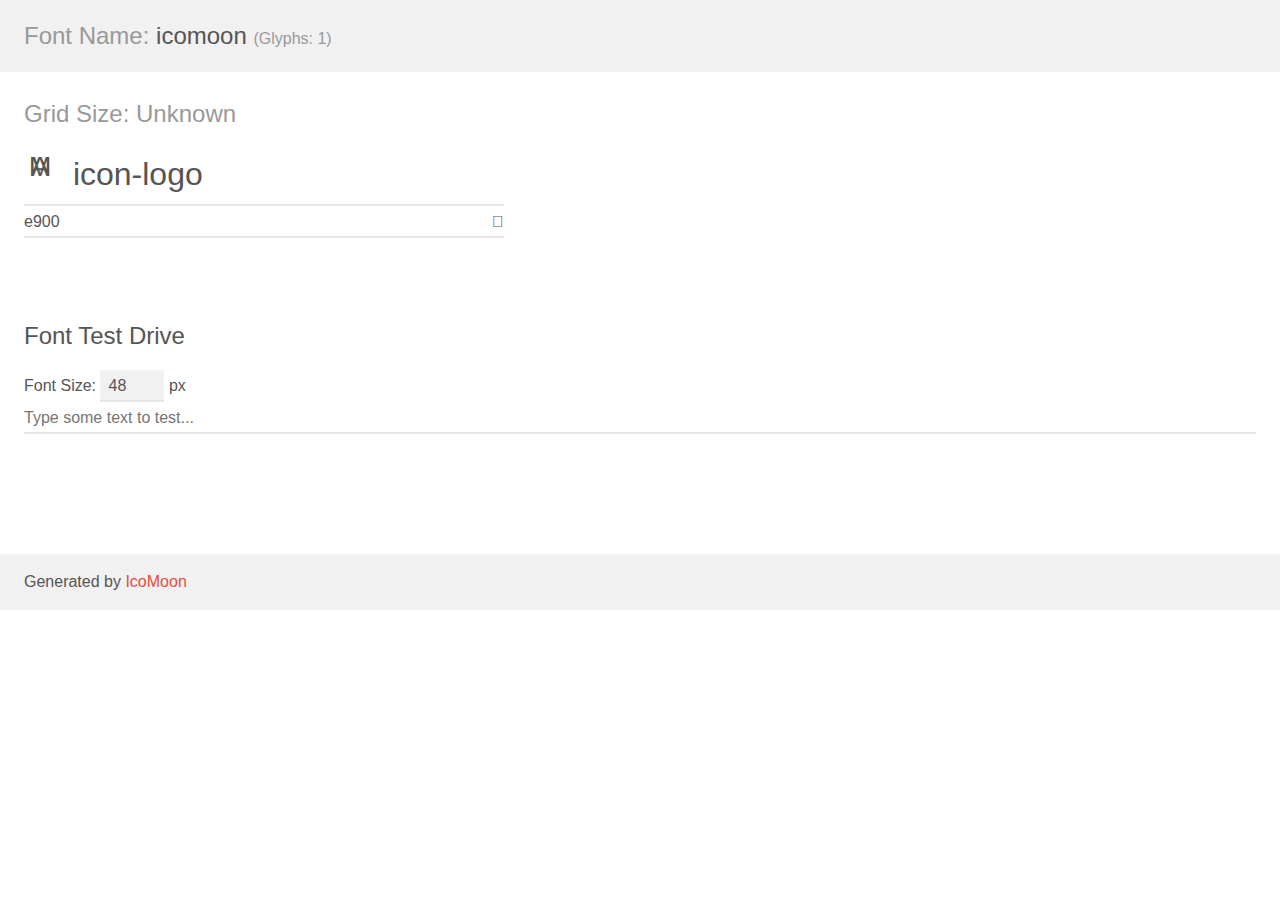
<file: logo/demo.html>
<!doctype html>
<html>
<head>
    <meta charset="utf-8">
    <title>IcoMoon Demo</title>
    <meta name="description" content="An Icon Font Generated By IcoMoon.io">
    <meta name="viewport" content="width=device-width, initial-scale=1">
    <link rel="stylesheet" href="demo-files/demo.css">
    <link rel="stylesheet" href="style.css"></head>
<body>
    <div class="bgc1 clearfix">
        <h1 class="mhmm mvm"><span class="fgc1">Font Name:</span> icomoon <small class="fgc1">(Glyphs:&nbsp;1)</small></h1>
    </div>
    <div class="clearfix mhl ptl">
        <h1 class="mvm mtn fgc1">Grid Size: Unknown</h1>
        <div class="glyph fs1">
            <div class="clearfix bshadow0 pbs">
                <span class="icon-logo"></span>
                <span class="mls"> icon-logo</span>
            </div>
            <fieldset class="fs0 size1of1 clearfix hidden-false">
                <input type="text" readonly value="e900" class="unit size1of2" />
                <input type="text" maxlength="1" readonly value="&#xe900;" class="unitRight size1of2 talign-right" />
            </fieldset>
            <div class="fs0 bshadow0 clearfix hidden-true">
                <span class="unit pvs fgc1">liga: </span>
                <input type="text" readonly value="" class="liga unitRight" />
            </div>
        </div>
    </div>

    <!--[if gt IE 8]><!-->
    <div class="mhl clearfix mbl">
        <h1>Font Test Drive</h1>
        <label>
            Font Size: <input id="fontSize" type="number" class="textbox0 mbm"
            min="8" value="48" />
            px
        </label>
        <input id="testText" type="text" class="phl size1of1 mvl"
        placeholder="Type some text to test..." value=""/>
        <div id="testDrive" class="icon-" style="font-family: icomoon">&nbsp;
        </div>
    </div>
    <!--<![endif]-->
    <div class="bgc1 clearfix">
        <p class="mhl">Generated by <a href="https://icomoon.io/app">IcoMoon</a></p>
    </div>

    <script src="demo-files/demo.js"></script>
</body>
</html>
</file>
<file: css/pico.orange.css>
@charset "UTF-8";
/*!
 * Pico CSS ✨ v2.1.1 (https://picocss.com)
 * Copyright 2019-2025 - Licensed under MIT
 */
/**
 * Styles
 */
:root,
:host {
  --pico-font-family-emoji: "Apple Color Emoji", "Segoe UI Emoji", "Segoe UI Symbol", "Noto Color Emoji";
  --pico-font-family-sans-serif: system-ui, "Segoe UI", Roboto, Oxygen, Ubuntu, Cantarell, Helvetica, Arial, "Helvetica Neue", sans-serif, var(--pico-font-family-emoji);
  --pico-font-family-monospace: ui-monospace, SFMono-Regular, "SF Mono", Menlo, Consolas, "Liberation Mono", monospace, var(--pico-font-family-emoji);
  --pico-font-family: var(--pico-font-family-sans-serif);
  --pico-line-height: 1.5;
  --pico-font-weight: 400;
  --pico-font-size: 100%;
  --pico-text-underline-offset: 0.1rem;
  --pico-border-radius: 0.25rem;
  --pico-border-width: 0.0625rem;
  --pico-outline-width: 0.125rem;
  --pico-transition: 0.2s ease-in-out;
  --pico-spacing: 1rem;
  --pico-typography-spacing-vertical: 1rem;
  --pico-block-spacing-vertical: var(--pico-spacing);
  --pico-block-spacing-horizontal: var(--pico-spacing);
  --pico-grid-column-gap: var(--pico-spacing);
  --pico-grid-row-gap: var(--pico-spacing);
  --pico-form-element-spacing-vertical: 0.75rem;
  --pico-form-element-spacing-horizontal: 1rem;
  --pico-group-box-shadow: 0 0 0 rgba(0, 0, 0, 0);
  --pico-group-box-shadow-focus-with-button: 0 0 0 var(--pico-outline-width) var(--pico-primary-focus);
  --pico-group-box-shadow-focus-with-input: 0 0 0 0.0625rem var(--pico-form-element-border-color);
  --pico-modal-overlay-backdrop-filter: blur(0.375rem);
  --pico-nav-element-spacing-vertical: 1rem;
  --pico-nav-element-spacing-horizontal: 0.5rem;
  --pico-nav-link-spacing-vertical: 0.5rem;
  --pico-nav-link-spacing-horizontal: 0.5rem;
  --pico-nav-breadcrumb-divider: ">";
  --pico-icon-checkbox: url("data:image/svg+xml,%3Csvg xmlns='http://www.w3.org/2000/svg' width='24' height='24' viewBox='0 0 24 24' fill='none' stroke='rgb(255, 255, 255)' stroke-width='4' stroke-linecap='round' stroke-linejoin='round'%3E%3Cpolyline points='20 6 9 17 4 12'%3E%3C/polyline%3E%3C/svg%3E");
  --pico-icon-minus: url("data:image/svg+xml,%3Csvg xmlns='http://www.w3.org/2000/svg' width='24' height='24' viewBox='0 0 24 24' fill='none' stroke='rgb(255, 255, 255)' stroke-width='4' stroke-linecap='round' stroke-linejoin='round'%3E%3Cline x1='5' y1='12' x2='19' y2='12'%3E%3C/line%3E%3C/svg%3E");
  --pico-icon-chevron: url("data:image/svg+xml,%3Csvg xmlns='http://www.w3.org/2000/svg' width='24' height='24' viewBox='0 0 24 24' fill='none' stroke='rgb(136, 145, 164)' stroke-width='2' stroke-linecap='round' stroke-linejoin='round'%3E%3Cpolyline points='6 9 12 15 18 9'%3E%3C/polyline%3E%3C/svg%3E");
  --pico-icon-date: url("data:image/svg+xml,%3Csvg xmlns='http://www.w3.org/2000/svg' width='24' height='24' viewBox='0 0 24 24' fill='none' stroke='rgb(136, 145, 164)' stroke-width='2' stroke-linecap='round' stroke-linejoin='round'%3E%3Crect x='3' y='4' width='18' height='18' rx='2' ry='2'%3E%3C/rect%3E%3Cline x1='16' y1='2' x2='16' y2='6'%3E%3C/line%3E%3Cline x1='8' y1='2' x2='8' y2='6'%3E%3C/line%3E%3Cline x1='3' y1='10' x2='21' y2='10'%3E%3C/line%3E%3C/svg%3E");
  --pico-icon-time: url("data:image/svg+xml,%3Csvg xmlns='http://www.w3.org/2000/svg' width='24' height='24' viewBox='0 0 24 24' fill='none' stroke='rgb(136, 145, 164)' stroke-width='2' stroke-linecap='round' stroke-linejoin='round'%3E%3Ccircle cx='12' cy='12' r='10'%3E%3C/circle%3E%3Cpolyline points='12 6 12 12 16 14'%3E%3C/polyline%3E%3C/svg%3E");
  --pico-icon-search: url("data:image/svg+xml,%3Csvg xmlns='http://www.w3.org/2000/svg' width='24' height='24' viewBox='0 0 24 24' fill='none' stroke='rgb(136, 145, 164)' stroke-width='1.5' stroke-linecap='round' stroke-linejoin='round'%3E%3Ccircle cx='11' cy='11' r='8'%3E%3C/circle%3E%3Cline x1='21' y1='21' x2='16.65' y2='16.65'%3E%3C/line%3E%3C/svg%3E");
  --pico-icon-close: url("data:image/svg+xml,%3Csvg xmlns='http://www.w3.org/2000/svg' width='24' height='24' viewBox='0 0 24 24' fill='none' stroke='rgb(136, 145, 164)' stroke-width='3' stroke-linecap='round' stroke-linejoin='round'%3E%3Cline x1='18' y1='6' x2='6' y2='18'%3E%3C/line%3E%3Cline x1='6' y1='6' x2='18' y2='18'%3E%3C/line%3E%3C/svg%3E");
  --pico-icon-loading: url("data:image/svg+xml,%3Csvg fill='none' height='24' width='24' viewBox='0 0 24 24' xmlns='http://www.w3.org/2000/svg' %3E%3Cstyle%3E g %7B animation: rotate 2s linear infinite; transform-origin: center center; %7D circle %7B stroke-dasharray: 75,100; stroke-dashoffset: -5; animation: dash 1.5s ease-in-out infinite; stroke-linecap: round; %7D @keyframes rotate %7B 0%25 %7B transform: rotate(0deg); %7D 100%25 %7B transform: rotate(360deg); %7D %7D @keyframes dash %7B 0%25 %7B stroke-dasharray: 1,100; stroke-dashoffset: 0; %7D 50%25 %7B stroke-dasharray: 44.5,100; stroke-dashoffset: -17.5; %7D 100%25 %7B stroke-dasharray: 44.5,100; stroke-dashoffset: -62; %7D %7D %3C/style%3E%3Cg%3E%3Ccircle cx='12' cy='12' r='10' fill='none' stroke='rgb(136, 145, 164)' stroke-width='4' /%3E%3C/g%3E%3C/svg%3E");
}
@media (min-width: 576px) {
  :root,
  :host {
    --pico-font-size: 106.25%;
  }
}
@media (min-width: 768px) {
  :root,
  :host {
    --pico-font-size: 112.5%;
  }
}
@media (min-width: 1024px) {
  :root,
  :host {
    --pico-font-size: 118.75%;
  }
}
@media (min-width: 1280px) {
  :root,
  :host {
    --pico-font-size: 125%;
  }
}
@media (min-width: 1536px) {
  :root,
  :host {
    --pico-font-size: 131.25%;
  }
}

a {
  --pico-text-decoration: underline;
}
a.secondary, a.contrast {
  --pico-text-decoration: underline;
}

small {
  --pico-font-size: 0.875em;
}

h1,
h2,
h3,
h4,
h5,
h6 {
  --pico-font-weight: 700;
}

h1 {
  --pico-font-size: 2rem;
  --pico-line-height: 1.125;
  --pico-typography-spacing-top: 3rem;
}

h2 {
  --pico-font-size: 1.75rem;
  --pico-line-height: 1.15;
  --pico-typography-spacing-top: 2.625rem;
}

h3 {
  --pico-font-size: 1.5rem;
  --pico-line-height: 1.175;
  --pico-typography-spacing-top: 2.25rem;
}

h4 {
  --pico-font-size: 1.25rem;
  --pico-line-height: 1.2;
  --pico-typography-spacing-top: 1.874rem;
}

h5 {
  --pico-font-size: 1.125rem;
  --pico-line-height: 1.225;
  --pico-typography-spacing-top: 1.6875rem;
}

h6 {
  --pico-font-size: 1rem;
  --pico-line-height: 1.25;
  --pico-typography-spacing-top: 1.5rem;
}

thead th,
thead td,
tfoot th,
tfoot td {
  --pico-font-weight: 600;
  --pico-border-width: 0.1875rem;
}

pre,
code,
kbd,
samp {
  --pico-font-family: var(--pico-font-family-monospace);
}

kbd {
  --pico-font-weight: bolder;
}

input:not([type=submit],
[type=button],
[type=reset],
[type=checkbox],
[type=radio],
[type=file]),
:where(select, textarea) {
  --pico-outline-width: 0.0625rem;
}

[type=search] {
  --pico-border-radius: 5rem;
}

[type=checkbox],
[type=radio] {
  --pico-border-width: 0.125rem;
}

[type=checkbox][role=switch] {
  --pico-border-width: 0.1875rem;
}

details.dropdown summary:not([role=button]) {
  --pico-outline-width: 0.0625rem;
}

nav details.dropdown summary:focus-visible {
  --pico-outline-width: 0.125rem;
}

[role=search] {
  --pico-border-radius: 5rem;
}

[role=search]:has(button.secondary:focus,
[type=submit].secondary:focus,
[type=button].secondary:focus,
[role=button].secondary:focus),
[role=group]:has(button.secondary:focus,
[type=submit].secondary:focus,
[type=button].secondary:focus,
[role=button].secondary:focus) {
  --pico-group-box-shadow-focus-with-button: 0 0 0 var(--pico-outline-width) var(--pico-secondary-focus);
}
[role=search]:has(button.contrast:focus,
[type=submit].contrast:focus,
[type=button].contrast:focus,
[role=button].contrast:focus),
[role=group]:has(button.contrast:focus,
[type=submit].contrast:focus,
[type=button].contrast:focus,
[role=button].contrast:focus) {
  --pico-group-box-shadow-focus-with-button: 0 0 0 var(--pico-outline-width) var(--pico-contrast-focus);
}
[role=search] button,
[role=search] [type=submit],
[role=search] [type=button],
[role=search] [role=button],
[role=group] button,
[role=group] [type=submit],
[role=group] [type=button],
[role=group] [role=button] {
  --pico-form-element-spacing-horizontal: 2rem;
}

details summary[role=button]:not(.outline)::after {
  filter: brightness(0) invert(1);
}

[aria-busy=true]:not(input, select, textarea):is(button, [type=submit], [type=button], [type=reset], [role=button]):not(.outline)::before {
  filter: brightness(0) invert(1);
}

/**
 * Color schemes
 */
[data-theme=light],
:root:not([data-theme=dark]),
:host(:not([data-theme=dark])) {
  color-scheme: light;
  --pico-background-color: #fff;
  --pico-color: #373c44;
  --pico-text-selection-color: rgba(148, 134, 225, 0.25);
  --pico-muted-color: #646b79;
  --pico-muted-border-color: rgb(231, 234, 239.5);
  --pico-primary: #655cd6;
  --pico-primary-background: #524ed2;
  --pico-primary-border: var(--pico-primary-background);
  --pico-primary-underline: rgba(101, 92, 214, 0.5);
  --pico-primary-hover: #4040bf;
  --pico-primary-hover-background: #4040bf;
  --pico-primary-hover-border: var(--pico-primary-hover-background);
  --pico-primary-hover-underline: var(--pico-primary-hover);
  --pico-primary-focus: rgba(148, 134, 225, 0.5);
  --pico-primary-inverse: #fff;
  --pico-secondary: #5d6b89;
  --pico-secondary-background: #525f7a;
  --pico-secondary-border: var(--pico-secondary-background);
  --pico-secondary-underline: rgba(93, 107, 137, 0.5);
  --pico-secondary-hover: #48536b;
  --pico-secondary-hover-background: #48536b;
  --pico-secondary-hover-border: var(--pico-secondary-hover-background);
  --pico-secondary-hover-underline: var(--pico-secondary-hover);
  --pico-secondary-focus: rgba(93, 107, 137, 0.25);
  --pico-secondary-inverse: #fff;
  --pico-contrast: #181c25;
  --pico-contrast-background: #181c25;
  --pico-contrast-border: var(--pico-contrast-background);
  --pico-contrast-underline: rgba(24, 28, 37, 0.5);
  --pico-contrast-hover: #000;
  --pico-contrast-hover-background: #000;
  --pico-contrast-hover-border: var(--pico-contrast-hover-background);
  --pico-contrast-hover-underline: var(--pico-secondary-hover);
  --pico-contrast-focus: rgba(93, 107, 137, 0.25);
  --pico-contrast-inverse: #fff;
  --pico-box-shadow: 0.0145rem 0.029rem 0.174rem rgba(129, 145, 181, 0.01698), 0.0335rem 0.067rem 0.402rem rgba(129, 145, 181, 0.024), 0.0625rem 0.125rem 0.75rem rgba(129, 145, 181, 0.03), 0.1125rem 0.225rem 1.35rem rgba(129, 145, 181, 0.036), 0.2085rem 0.417rem 2.502rem rgba(129, 145, 181, 0.04302), 0.5rem 1rem 6rem rgba(129, 145, 181, 0.06), 0 0 0 0.0625rem rgba(129, 145, 181, 0.015);
  --pico-h1-color: #2d3138;
  --pico-h2-color: #373c44;
  --pico-h3-color: #424751;
  --pico-h4-color: #4d535e;
  --pico-h5-color: #5c6370;
  --pico-h6-color: #646b79;
  --pico-mark-background-color: rgb(252.5, 230.5, 191.5);
  --pico-mark-color: #0f1114;
  --pico-ins-color: rgb(28.5, 105.5, 84);
  --pico-del-color: rgb(136, 56.5, 53);
  --pico-blockquote-border-color: var(--pico-muted-border-color);
  --pico-blockquote-footer-color: var(--pico-muted-color);
  --pico-button-box-shadow: 0 0 0 rgba(0, 0, 0, 0);
  --pico-button-hover-box-shadow: 0 0 0 rgba(0, 0, 0, 0);
  --pico-table-border-color: var(--pico-muted-border-color);
  --pico-table-row-stripped-background-color: rgba(111, 120, 135, 0.0375);
  --pico-code-background-color: rgb(243, 244.5, 246.75);
  --pico-code-color: #646b79;
  --pico-code-kbd-background-color: var(--pico-color);
  --pico-code-kbd-color: var(--pico-background-color);
  --pico-form-element-background-color: rgb(251, 251.5, 252.25);
  --pico-form-element-selected-background-color: #dfe3eb;
  --pico-form-element-border-color: #cfd5e2;
  --pico-form-element-color: #23262c;
  --pico-form-element-placeholder-color: var(--pico-muted-color);
  --pico-form-element-active-background-color: #fff;
  --pico-form-element-active-border-color: var(--pico-primary-border);
  --pico-form-element-focus-color: var(--pico-primary-border);
  --pico-form-element-disabled-opacity: 0.5;
  --pico-form-element-invalid-border-color: rgb(183.5, 105.5, 106.5);
  --pico-form-element-invalid-active-border-color: rgb(200.25, 79.25, 72.25);
  --pico-form-element-invalid-focus-color: var(--pico-form-element-invalid-active-border-color);
  --pico-form-element-valid-border-color: rgb(76, 154.5, 137.5);
  --pico-form-element-valid-active-border-color: rgb(39, 152.75, 118.75);
  --pico-form-element-valid-focus-color: var(--pico-form-element-valid-active-border-color);
  --pico-switch-background-color: #bfc7d9;
  --pico-switch-checked-background-color: var(--pico-primary-background);
  --pico-switch-color: #fff;
  --pico-switch-thumb-box-shadow: 0 0 0 rgba(0, 0, 0, 0);
  --pico-range-border-color: #dfe3eb;
  --pico-range-active-border-color: #bfc7d9;
  --pico-range-thumb-border-color: var(--pico-background-color);
  --pico-range-thumb-color: var(--pico-secondary-background);
  --pico-range-thumb-active-color: var(--pico-primary-background);
  --pico-accordion-border-color: var(--pico-muted-border-color);
  --pico-accordion-active-summary-color: var(--pico-primary-hover);
  --pico-accordion-close-summary-color: var(--pico-color);
  --pico-accordion-open-summary-color: var(--pico-muted-color);
  --pico-card-background-color: var(--pico-background-color);
  --pico-card-border-color: var(--pico-muted-border-color);
  --pico-card-box-shadow: var(--pico-box-shadow);
  --pico-card-sectioning-background-color: rgb(251, 251.5, 252.25);
  --pico-dropdown-background-color: #fff;
  --pico-dropdown-border-color: #eff1f4;
  --pico-dropdown-box-shadow: var(--pico-box-shadow);
  --pico-dropdown-color: var(--pico-color);
  --pico-dropdown-hover-background-color: #eff1f4;
  --pico-loading-spinner-opacity: 0.5;
  --pico-modal-overlay-background-color: rgba(232, 234, 237, 0.75);
  --pico-progress-background-color: #dfe3eb;
  --pico-progress-color: var(--pico-primary-background);
  --pico-tooltip-background-color: var(--pico-contrast-background);
  --pico-tooltip-color: var(--pico-contrast-inverse);
  --pico-icon-valid: url("data:image/svg+xml,%3Csvg xmlns='http://www.w3.org/2000/svg' width='24' height='24' viewBox='0 0 24 24' fill='none' stroke='rgb(76, 154.5, 137.5)' stroke-width='2' stroke-linecap='round' stroke-linejoin='round'%3E%3Cpolyline points='20 6 9 17 4 12'%3E%3C/polyline%3E%3C/svg%3E");
  --pico-icon-invalid: url("data:image/svg+xml,%3Csvg xmlns='http://www.w3.org/2000/svg' width='24' height='24' viewBox='0 0 24 24' fill='none' stroke='rgb(200.25, 79.25, 72.25)' stroke-width='2' stroke-linecap='round' stroke-linejoin='round'%3E%3Ccircle cx='12' cy='12' r='10'%3E%3C/circle%3E%3Cline x1='12' y1='8' x2='12' y2='12'%3E%3C/line%3E%3Cline x1='12' y1='16' x2='12.01' y2='16'%3E%3C/line%3E%3C/svg%3E");
}
[data-theme=light] input:is([type=submit],
[type=button],
[type=reset],
[type=checkbox],
[type=radio],
[type=file]),
:root:not([data-theme=dark]) input:is([type=submit],
[type=button],
[type=reset],
[type=checkbox],
[type=radio],
[type=file]),
:host(:not([data-theme=dark])) input:is([type=submit],
[type=button],
[type=reset],
[type=checkbox],
[type=radio],
[type=file]) {
  --pico-form-element-focus-color: var(--pico-primary-focus);
}

@media only screen and (prefers-color-scheme: dark) {
  :root:not([data-theme]),
  :host(:not([data-theme])) {
    color-scheme: dark;
    --pico-background-color: rgb(19, 22.5, 30.5);
    --pico-color: #c2c7d0;
    --pico-text-selection-color: rgba(162, 148, 229, 0.1875);
    --pico-muted-color: #7b8495;
    --pico-muted-border-color: #202632;
    --pico-primary: #a294e5;
    --pico-primary-background: #524ed2;
    --pico-primary-border: var(--pico-primary-background);
    --pico-primary-underline: rgba(162, 148, 229, 0.5);
    --pico-primary-hover: #bdb2ec;
    --pico-primary-hover-background: #655cd6;
    --pico-primary-hover-border: var(--pico-primary-hover-background);
    --pico-primary-hover-underline: var(--pico-primary-hover);
    --pico-primary-focus: rgba(162, 148, 229, 0.375);
    --pico-primary-inverse: #fff;
    --pico-secondary: #969eaf;
    --pico-secondary-background: #525f7a;
    --pico-secondary-border: var(--pico-secondary-background);
    --pico-secondary-underline: rgba(150, 158, 175, 0.5);
    --pico-secondary-hover: #b3b9c5;
    --pico-secondary-hover-background: #5d6b89;
    --pico-secondary-hover-border: var(--pico-secondary-hover-background);
    --pico-secondary-hover-underline: var(--pico-secondary-hover);
    --pico-secondary-focus: rgba(144, 158, 190, 0.25);
    --pico-secondary-inverse: #fff;
    --pico-contrast: #dfe3eb;
    --pico-contrast-background: #eff1f4;
    --pico-contrast-border: var(--pico-contrast-background);
    --pico-contrast-underline: rgba(223, 227, 235, 0.5);
    --pico-contrast-hover: #fff;
    --pico-contrast-hover-background: #fff;
    --pico-contrast-hover-border: var(--pico-contrast-hover-background);
    --pico-contrast-hover-underline: var(--pico-contrast-hover);
    --pico-contrast-focus: rgba(207, 213, 226, 0.25);
    --pico-contrast-inverse: #000;
    --pico-box-shadow: 0.0145rem 0.029rem 0.174rem rgba(7, 8.5, 12, 0.01698), 0.0335rem 0.067rem 0.402rem rgba(7, 8.5, 12, 0.024), 0.0625rem 0.125rem 0.75rem rgba(7, 8.5, 12, 0.03), 0.1125rem 0.225rem 1.35rem rgba(7, 8.5, 12, 0.036), 0.2085rem 0.417rem 2.502rem rgba(7, 8.5, 12, 0.04302), 0.5rem 1rem 6rem rgba(7, 8.5, 12, 0.06), 0 0 0 0.0625rem rgba(7, 8.5, 12, 0.015);
    --pico-h1-color: #f0f1f3;
    --pico-h2-color: #e0e3e7;
    --pico-h3-color: #c2c7d0;
    --pico-h4-color: #b3b9c5;
    --pico-h5-color: #a4acba;
    --pico-h6-color: #8891a4;
    --pico-mark-background-color: #014063;
    --pico-mark-color: #fff;
    --pico-ins-color: #62af9a;
    --pico-del-color: rgb(205.5, 126, 123);
    --pico-blockquote-border-color: var(--pico-muted-border-color);
    --pico-blockquote-footer-color: var(--pico-muted-color);
    --pico-button-box-shadow: 0 0 0 rgba(0, 0, 0, 0);
    --pico-button-hover-box-shadow: 0 0 0 rgba(0, 0, 0, 0);
    --pico-table-border-color: var(--pico-muted-border-color);
    --pico-table-row-stripped-background-color: rgba(111, 120, 135, 0.0375);
    --pico-code-background-color: rgb(26, 30.5, 40.25);
    --pico-code-color: #8891a4;
    --pico-code-kbd-background-color: var(--pico-color);
    --pico-code-kbd-color: var(--pico-background-color);
    --pico-form-element-background-color: rgb(28, 33, 43.5);
    --pico-form-element-selected-background-color: #2a3140;
    --pico-form-element-border-color: #2a3140;
    --pico-form-element-color: #e0e3e7;
    --pico-form-element-placeholder-color: #8891a4;
    --pico-form-element-active-background-color: rgb(26, 30.5, 40.25);
    --pico-form-element-active-border-color: var(--pico-primary-border);
    --pico-form-element-focus-color: var(--pico-primary-border);
    --pico-form-element-disabled-opacity: 0.5;
    --pico-form-element-invalid-border-color: rgb(149.5, 74, 80);
    --pico-form-element-invalid-active-border-color: rgb(183.25, 63.5, 59);
    --pico-form-element-invalid-focus-color: var(--pico-form-element-invalid-active-border-color);
    --pico-form-element-valid-border-color: #2a7b6f;
    --pico-form-element-valid-active-border-color: rgb(22, 137, 105.5);
    --pico-form-element-valid-focus-color: var(--pico-form-element-valid-active-border-color);
    --pico-switch-background-color: #333c4e;
    --pico-switch-checked-background-color: var(--pico-primary-background);
    --pico-switch-color: #fff;
    --pico-switch-thumb-box-shadow: 0 0 0 rgba(0, 0, 0, 0);
    --pico-range-border-color: #202632;
    --pico-range-active-border-color: #2a3140;
    --pico-range-thumb-border-color: var(--pico-background-color);
    --pico-range-thumb-color: var(--pico-secondary-background);
    --pico-range-thumb-active-color: var(--pico-primary-background);
    --pico-accordion-border-color: var(--pico-muted-border-color);
    --pico-accordion-active-summary-color: var(--pico-primary-hover);
    --pico-accordion-close-summary-color: var(--pico-color);
    --pico-accordion-open-summary-color: var(--pico-muted-color);
    --pico-card-background-color: #181c25;
    --pico-card-border-color: var(--pico-card-background-color);
    --pico-card-box-shadow: var(--pico-box-shadow);
    --pico-card-sectioning-background-color: rgb(26, 30.5, 40.25);
    --pico-dropdown-background-color: #181c25;
    --pico-dropdown-border-color: #202632;
    --pico-dropdown-box-shadow: var(--pico-box-shadow);
    --pico-dropdown-color: var(--pico-color);
    --pico-dropdown-hover-background-color: #202632;
    --pico-loading-spinner-opacity: 0.5;
    --pico-modal-overlay-background-color: rgba(7.5, 8.5, 10, 0.75);
    --pico-progress-background-color: #202632;
    --pico-progress-color: var(--pico-primary-background);
    --pico-tooltip-background-color: var(--pico-contrast-background);
    --pico-tooltip-color: var(--pico-contrast-inverse);
    --pico-icon-valid: url("data:image/svg+xml,%3Csvg xmlns='http://www.w3.org/2000/svg' width='24' height='24' viewBox='0 0 24 24' fill='none' stroke='rgb(42, 123, 111)' stroke-width='2' stroke-linecap='round' stroke-linejoin='round'%3E%3Cpolyline points='20 6 9 17 4 12'%3E%3C/polyline%3E%3C/svg%3E");
    --pico-icon-invalid: url("data:image/svg+xml,%3Csvg xmlns='http://www.w3.org/2000/svg' width='24' height='24' viewBox='0 0 24 24' fill='none' stroke='rgb(149.5, 74, 80)' stroke-width='2' stroke-linecap='round' stroke-linejoin='round'%3E%3Ccircle cx='12' cy='12' r='10'%3E%3C/circle%3E%3Cline x1='12' y1='8' x2='12' y2='12'%3E%3C/line%3E%3Cline x1='12' y1='16' x2='12.01' y2='16'%3E%3C/line%3E%3C/svg%3E");
  }
  :root:not([data-theme]) input:is([type=submit],
  [type=button],
  [type=reset],
  [type=checkbox],
  [type=radio],
  [type=file]),
  :host(:not([data-theme])) input:is([type=submit],
  [type=button],
  [type=reset],
  [type=checkbox],
  [type=radio],
  [type=file]) {
    --pico-form-element-focus-color: var(--pico-primary-focus);
  }
  :root:not([data-theme]) details summary[role=button].contrast:not(.outline)::after,
  :host(:not([data-theme])) details summary[role=button].contrast:not(.outline)::after {
    filter: brightness(0);
  }
  :root:not([data-theme]) [aria-busy=true]:not(input, select, textarea).contrast:is(button,
  [type=submit],
  [type=button],
  [type=reset],
  [role=button]):not(.outline)::before,
  :host(:not([data-theme])) [aria-busy=true]:not(input, select, textarea).contrast:is(button,
  [type=submit],
  [type=button],
  [type=reset],
  [role=button]):not(.outline)::before {
    filter: brightness(0);
  }
}
[data-theme=dark] {
  color-scheme: dark;
  --pico-background-color: rgb(19, 22.5, 30.5);
  --pico-color: #c2c7d0;
  --pico-text-selection-color: rgba(162, 148, 229, 0.1875);
  --pico-muted-color: #7b8495;
  --pico-muted-border-color: #202632;
  --pico-primary: #a294e5;
  --pico-primary-background: #524ed2;
  --pico-primary-border: var(--pico-primary-background);
  --pico-primary-underline: rgba(162, 148, 229, 0.5);
  --pico-primary-hover: #bdb2ec;
  --pico-primary-hover-background: #655cd6;
  --pico-primary-hover-border: var(--pico-primary-hover-background);
  --pico-primary-hover-underline: var(--pico-primary-hover);
  --pico-primary-focus: rgba(162, 148, 229, 0.375);
  --pico-primary-inverse: #fff;
  --pico-secondary: #969eaf;
  --pico-secondary-background: #525f7a;
  --pico-secondary-border: var(--pico-secondary-background);
  --pico-secondary-underline: rgba(150, 158, 175, 0.5);
  --pico-secondary-hover: #b3b9c5;
  --pico-secondary-hover-background: #5d6b89;
  --pico-secondary-hover-border: var(--pico-secondary-hover-background);
  --pico-secondary-hover-underline: var(--pico-secondary-hover);
  --pico-secondary-focus: rgba(144, 158, 190, 0.25);
  --pico-secondary-inverse: #fff;
  --pico-contrast: #dfe3eb;
  --pico-contrast-background: #eff1f4;
  --pico-contrast-border: var(--pico-contrast-background);
  --pico-contrast-underline: rgba(223, 227, 235, 0.5);
  --pico-contrast-hover: #fff;
  --pico-contrast-hover-background: #fff;
  --pico-contrast-hover-border: var(--pico-contrast-hover-background);
  --pico-contrast-hover-underline: var(--pico-contrast-hover);
  --pico-contrast-focus: rgba(207, 213, 226, 0.25);
  --pico-contrast-inverse: #000;
  --pico-box-shadow: 0.0145rem 0.029rem 0.174rem rgba(7, 8.5, 12, 0.01698), 0.0335rem 0.067rem 0.402rem rgba(7, 8.5, 12, 0.024), 0.0625rem 0.125rem 0.75rem rgba(7, 8.5, 12, 0.03), 0.1125rem 0.225rem 1.35rem rgba(7, 8.5, 12, 0.036), 0.2085rem 0.417rem 2.502rem rgba(7, 8.5, 12, 0.04302), 0.5rem 1rem 6rem rgba(7, 8.5, 12, 0.06), 0 0 0 0.0625rem rgba(7, 8.5, 12, 0.015);
  --pico-h1-color: #f0f1f3;
  --pico-h2-color: #e0e3e7;
  --pico-h3-color: #c2c7d0;
  --pico-h4-color: #b3b9c5;
  --pico-h5-color: #a4acba;
  --pico-h6-color: #8891a4;
  --pico-mark-background-color: #014063;
  --pico-mark-color: #fff;
  --pico-ins-color: #62af9a;
  --pico-del-color: rgb(205.5, 126, 123);
  --pico-blockquote-border-color: var(--pico-muted-border-color);
  --pico-blockquote-footer-color: var(--pico-muted-color);
  --pico-button-box-shadow: 0 0 0 rgba(0, 0, 0, 0);
  --pico-button-hover-box-shadow: 0 0 0 rgba(0, 0, 0, 0);
  --pico-table-border-color: var(--pico-muted-border-color);
  --pico-table-row-stripped-background-color: rgba(111, 120, 135, 0.0375);
  --pico-code-background-color: rgb(26, 30.5, 40.25);
  --pico-code-color: #8891a4;
  --pico-code-kbd-background-color: var(--pico-color);
  --pico-code-kbd-color: var(--pico-background-color);
  --pico-form-element-background-color: rgb(28, 33, 43.5);
  --pico-form-element-selected-background-color: #2a3140;
  --pico-form-element-border-color: #2a3140;
  --pico-form-element-color: #e0e3e7;
  --pico-form-element-placeholder-color: #8891a4;
  --pico-form-element-active-background-color: rgb(26, 30.5, 40.25);
  --pico-form-element-active-border-color: var(--pico-primary-border);
  --pico-form-element-focus-color: var(--pico-primary-border);
  --pico-form-element-disabled-opacity: 0.5;
  --pico-form-element-invalid-border-color: rgb(149.5, 74, 80);
  --pico-form-element-invalid-active-border-color: rgb(183.25, 63.5, 59);
  --pico-form-element-invalid-focus-color: var(--pico-form-element-invalid-active-border-color);
  --pico-form-element-valid-border-color: #2a7b6f;
  --pico-form-element-valid-active-border-color: rgb(22, 137, 105.5);
  --pico-form-element-valid-focus-color: var(--pico-form-element-valid-active-border-color);
  --pico-switch-background-color: #333c4e;
  --pico-switch-checked-background-color: var(--pico-primary-background);
  --pico-switch-color: #fff;
  --pico-switch-thumb-box-shadow: 0 0 0 rgba(0, 0, 0, 0);
  --pico-range-border-color: #202632;
  --pico-range-active-border-color: #2a3140;
  --pico-range-thumb-border-color: var(--pico-background-color);
  --pico-range-thumb-color: var(--pico-secondary-background);
  --pico-range-thumb-active-color: var(--pico-primary-background);
  --pico-accordion-border-color: var(--pico-muted-border-color);
  --pico-accordion-active-summary-color: var(--pico-primary-hover);
  --pico-accordion-close-summary-color: var(--pico-color);
  --pico-accordion-open-summary-color: var(--pico-muted-color);
  --pico-card-background-color: #181c25;
  --pico-card-border-color: var(--pico-card-background-color);
  --pico-card-box-shadow: var(--pico-box-shadow);
  --pico-card-sectioning-background-color: rgb(26, 30.5, 40.25);
  --pico-dropdown-background-color: #181c25;
  --pico-dropdown-border-color: #202632;
  --pico-dropdown-box-shadow: var(--pico-box-shadow);
  --pico-dropdown-color: var(--pico-color);
  --pico-dropdown-hover-background-color: #202632;
  --pico-loading-spinner-opacity: 0.5;
  --pico-modal-overlay-background-color: rgba(7.5, 8.5, 10, 0.75);
  --pico-progress-background-color: #202632;
  --pico-progress-color: var(--pico-primary-background);
  --pico-tooltip-background-color: var(--pico-contrast-background);
  --pico-tooltip-color: var(--pico-contrast-inverse);
  --pico-icon-valid: url("data:image/svg+xml,%3Csvg xmlns='http://www.w3.org/2000/svg' width='24' height='24' viewBox='0 0 24 24' fill='none' stroke='rgb(42, 123, 111)' stroke-width='2' stroke-linecap='round' stroke-linejoin='round'%3E%3Cpolyline points='20 6 9 17 4 12'%3E%3C/polyline%3E%3C/svg%3E");
  --pico-icon-invalid: url("data:image/svg+xml,%3Csvg xmlns='http://www.w3.org/2000/svg' width='24' height='24' viewBox='0 0 24 24' fill='none' stroke='rgb(149.5, 74, 80)' stroke-width='2' stroke-linecap='round' stroke-linejoin='round'%3E%3Ccircle cx='12' cy='12' r='10'%3E%3C/circle%3E%3Cline x1='12' y1='8' x2='12' y2='12'%3E%3C/line%3E%3Cline x1='12' y1='16' x2='12.01' y2='16'%3E%3C/line%3E%3C/svg%3E");
}
[data-theme=dark] input:is([type=submit],
[type=button],
[type=reset],
[type=checkbox],
[type=radio],
[type=file]) {
  --pico-form-element-focus-color: var(--pico-primary-focus);
}
[data-theme=dark] details summary[role=button].contrast:not(.outline)::after {
  filter: brightness(0);
}
[data-theme=dark] [aria-busy=true]:not(input, select, textarea).contrast:is(button,
[type=submit],
[type=button],
[type=reset],
[role=button]):not(.outline)::before {
  filter: brightness(0);
}

progress,
[type=checkbox],
[type=radio],
[type=range] {
  accent-color: var(--pico-primary);
}

/**
 * Document
 * Content-box & Responsive typography
 */
*,
*::before,
*::after {
  box-sizing: border-box;
  background-repeat: no-repeat;
}

::before,
::after {
  text-decoration: inherit;
  vertical-align: inherit;
}

:where(:root),
:where(:host) {
  -webkit-tap-highlight-color: transparent;
  -webkit-text-size-adjust: 100%;
  -moz-text-size-adjust: 100%;
  text-size-adjust: 100%;
  background-color: var(--pico-background-color);
  color: var(--pico-color);
  font-weight: var(--pico-font-weight);
  font-size: var(--pico-font-size);
  line-height: var(--pico-line-height);
  font-family: var(--pico-font-family);
  text-underline-offset: var(--pico-text-underline-offset);
  text-rendering: optimizeLegibility;
  overflow-wrap: break-word;
  -moz-tab-size: 4;
  -o-tab-size: 4;
  tab-size: 4;
}

/**
 * Landmarks
 */
body {
  width: 100%;
  margin: 0;
}

main {
  display: block;
}

body > header,
body > main,
body > footer {
  padding-block: var(--pico-block-spacing-vertical);
}

/**
 * Section
 */
section {
  margin-bottom: var(--pico-block-spacing-vertical);
}

/**
 * Container
 */
.container,
.container-fluid {
  width: 100%;
  margin-right: auto;
  margin-left: auto;
  padding-right: var(--pico-spacing);
  padding-left: var(--pico-spacing);
}

@media (min-width: 576px) {
  .container {
    max-width: 510px;
    padding-right: 0;
    padding-left: 0;
  }
}
@media (min-width: 768px) {
  .container {
    max-width: 700px;
  }
}
@media (min-width: 1024px) {
  .container {
    max-width: 950px;
  }
}
@media (min-width: 1280px) {
  .container {
    max-width: 1200px;
  }
}
@media (min-width: 1536px) {
  .container {
    max-width: 1450px;
  }
}

/**
 * Grid
 * Minimal grid system with auto-layout columns
 */
.grid {
  grid-column-gap: var(--pico-grid-column-gap);
  grid-row-gap: var(--pico-grid-row-gap);
  display: grid;
  grid-template-columns: 1fr;
}
@media (min-width: 768px) {
  .grid {
    grid-template-columns: repeat(auto-fit, minmax(0%, 1fr));
  }
}
.grid > * {
  min-width: 0;
}

/**
 * Overflow auto
 */
.overflow-auto {
  overflow: auto;
}

/**
 * Typography
 */
b,
strong {
  font-weight: bolder;
}

sub,
sup {
  position: relative;
  font-size: 0.75em;
  line-height: 0;
  vertical-align: baseline;
}

sub {
  bottom: -0.25em;
}

sup {
  top: -0.5em;
}

address,
blockquote,
dl,
ol,
p,
pre,
table,
ul {
  margin-top: 0;
  margin-bottom: var(--pico-typography-spacing-vertical);
  color: var(--pico-color);
  font-style: normal;
  font-weight: var(--pico-font-weight);
}

h1,
h2,
h3,
h4,
h5,
h6 {
  margin-top: 0;
  margin-bottom: var(--pico-typography-spacing-vertical);
  color: var(--pico-color);
  font-weight: var(--pico-font-weight);
  font-size: var(--pico-font-size);
  line-height: var(--pico-line-height);
  font-family: var(--pico-font-family);
}

h1 {
  --pico-color: var(--pico-h1-color);
}

h2 {
  --pico-color: var(--pico-h2-color);
}

h3 {
  --pico-color: var(--pico-h3-color);
}

h4 {
  --pico-color: var(--pico-h4-color);
}

h5 {
  --pico-color: var(--pico-h5-color);
}

h6 {
  --pico-color: var(--pico-h6-color);
}

:where(article, address, blockquote, dl, figure, form, ol, p, pre, table, ul) ~ :is(h1, h2, h3, h4, h5, h6) {
  margin-top: var(--pico-typography-spacing-top);
}

p {
  margin-bottom: var(--pico-typography-spacing-vertical);
}

hgroup {
  margin-bottom: var(--pico-typography-spacing-vertical);
}
hgroup > * {
  margin-top: 0;
  margin-bottom: 0;
}
hgroup > *:not(:first-child):last-child {
  --pico-color: var(--pico-muted-color);
  --pico-font-weight: unset;
  font-size: 1rem;
}

:where(ol, ul) li {
  margin-bottom: calc(var(--pico-typography-spacing-vertical) * 0.25);
}

:where(dl, ol, ul) :where(dl, ol, ul) {
  margin: 0;
  margin-top: calc(var(--pico-typography-spacing-vertical) * 0.25);
}

ul li {
  list-style: square;
}

mark {
  padding: 0.125rem 0.25rem;
  background-color: var(--pico-mark-background-color);
  color: var(--pico-mark-color);
  vertical-align: baseline;
}

blockquote {
  display: block;
  margin: var(--pico-typography-spacing-vertical) 0;
  padding: var(--pico-spacing);
  border-right: none;
  border-left: 0.25rem solid var(--pico-blockquote-border-color);
  border-inline-start: 0.25rem solid var(--pico-blockquote-border-color);
  border-inline-end: none;
}
blockquote footer {
  margin-top: calc(var(--pico-typography-spacing-vertical) * 0.5);
  color: var(--pico-blockquote-footer-color);
}

abbr[title] {
  border-bottom: 1px dotted;
  text-decoration: none;
  cursor: help;
}

ins {
  color: var(--pico-ins-color);
  text-decoration: none;
}

del {
  color: var(--pico-del-color);
}

::-moz-selection {
  background-color: var(--pico-text-selection-color);
}

::selection {
  background-color: var(--pico-text-selection-color);
}

/**
 * Link
 */
:where(a:not([role=button])),
[role=link] {
  --pico-color: var(--pico-primary);
  --pico-background-color: transparent;
  --pico-underline: var(--pico-primary-underline);
  outline: none;
  background-color: var(--pico-background-color);
  color: var(--pico-color);
  -webkit-text-decoration: var(--pico-text-decoration);
  text-decoration: var(--pico-text-decoration);
  text-decoration-color: var(--pico-underline);
  text-underline-offset: 0.125em;
  transition: background-color var(--pico-transition), color var(--pico-transition), box-shadow var(--pico-transition), -webkit-text-decoration var(--pico-transition);
  transition: background-color var(--pico-transition), color var(--pico-transition), text-decoration var(--pico-transition), box-shadow var(--pico-transition);
  transition: background-color var(--pico-transition), color var(--pico-transition), text-decoration var(--pico-transition), box-shadow var(--pico-transition), -webkit-text-decoration var(--pico-transition);
}
:where(a:not([role=button])):is([aria-current]:not([aria-current=false]), :hover, :active, :focus),
[role=link]:is([aria-current]:not([aria-current=false]), :hover, :active, :focus) {
  --pico-color: var(--pico-primary-hover);
  --pico-underline: var(--pico-primary-hover-underline);
  --pico-text-decoration: underline;
}
:where(a:not([role=button])):focus-visible,
[role=link]:focus-visible {
  box-shadow: 0 0 0 var(--pico-outline-width) var(--pico-primary-focus);
}
:where(a:not([role=button])).secondary,
[role=link].secondary {
  --pico-color: var(--pico-secondary);
  --pico-underline: var(--pico-secondary-underline);
}
:where(a:not([role=button])).secondary:is([aria-current]:not([aria-current=false]), :hover, :active, :focus),
[role=link].secondary:is([aria-current]:not([aria-current=false]), :hover, :active, :focus) {
  --pico-color: var(--pico-secondary-hover);
  --pico-underline: var(--pico-secondary-hover-underline);
}
:where(a:not([role=button])).contrast,
[role=link].contrast {
  --pico-color: var(--pico-contrast);
  --pico-underline: var(--pico-contrast-underline);
}
:where(a:not([role=button])).contrast:is([aria-current]:not([aria-current=false]), :hover, :active, :focus),
[role=link].contrast:is([aria-current]:not([aria-current=false]), :hover, :active, :focus) {
  --pico-color: var(--pico-contrast-hover);
  --pico-underline: var(--pico-contrast-hover-underline);
}

a[role=button] {
  display: inline-block;
}

/**
 * Button
 */
button {
  margin: 0;
  overflow: visible;
  font-family: inherit;
  text-transform: none;
}

button,
[type=submit],
[type=reset],
[type=button] {
  -webkit-appearance: button;
}

button,
[type=submit],
[type=reset],
[type=button],
[type=file]::file-selector-button,
[role=button] {
  --pico-background-color: var(--pico-primary-background);
  --pico-border-color: var(--pico-primary-border);
  --pico-color: var(--pico-primary-inverse);
  --pico-box-shadow: var(--pico-button-box-shadow, 0 0 0 rgba(0, 0, 0, 0));
  padding: var(--pico-form-element-spacing-vertical) var(--pico-form-element-spacing-horizontal);
  border: var(--pico-border-width) solid var(--pico-border-color);
  border-radius: var(--pico-border-radius);
  outline: none;
  background-color: var(--pico-background-color);
  box-shadow: var(--pico-box-shadow);
  color: var(--pico-color);
  font-weight: var(--pico-font-weight);
  font-size: 1rem;
  line-height: var(--pico-line-height);
  text-align: center;
  text-decoration: none;
  cursor: pointer;
  -webkit-user-select: none;
  -moz-user-select: none;
  user-select: none;
  transition: background-color var(--pico-transition), border-color var(--pico-transition), color var(--pico-transition), box-shadow var(--pico-transition);
}
button:is([aria-current]:not([aria-current=false])), button:is(:hover, :active, :focus),
[type=submit]:is([aria-current]:not([aria-current=false])),
[type=submit]:is(:hover, :active, :focus),
[type=reset]:is([aria-current]:not([aria-current=false])),
[type=reset]:is(:hover, :active, :focus),
[type=button]:is([aria-current]:not([aria-current=false])),
[type=button]:is(:hover, :active, :focus),
[type=file]::file-selector-button:is([aria-current]:not([aria-current=false])),
[type=file]::file-selector-button:is(:hover, :active, :focus),
[role=button]:is([aria-current]:not([aria-current=false])),
[role=button]:is(:hover, :active, :focus) {
  --pico-background-color: var(--pico-primary-hover-background);
  --pico-border-color: var(--pico-primary-hover-border);
  --pico-box-shadow: var(--pico-button-hover-box-shadow, 0 0 0 rgba(0, 0, 0, 0));
  --pico-color: var(--pico-primary-inverse);
}
button:focus, button:is([aria-current]:not([aria-current=false])):focus,
[type=submit]:focus,
[type=submit]:is([aria-current]:not([aria-current=false])):focus,
[type=reset]:focus,
[type=reset]:is([aria-current]:not([aria-current=false])):focus,
[type=button]:focus,
[type=button]:is([aria-current]:not([aria-current=false])):focus,
[type=file]::file-selector-button:focus,
[type=file]::file-selector-button:is([aria-current]:not([aria-current=false])):focus,
[role=button]:focus,
[role=button]:is([aria-current]:not([aria-current=false])):focus {
  --pico-box-shadow: var(--pico-button-hover-box-shadow, 0 0 0 rgba(0, 0, 0, 0)), 0 0 0 var(--pico-outline-width) var(--pico-primary-focus);
}

[type=submit],
[type=reset],
[type=button] {
  margin-bottom: var(--pico-spacing);
}

:is(button, [type=submit], [type=button], [role=button]).secondary,
[type=reset],
[type=file]::file-selector-button {
  --pico-background-color: var(--pico-secondary-background);
  --pico-border-color: var(--pico-secondary-border);
  --pico-color: var(--pico-secondary-inverse);
  cursor: pointer;
}
:is(button, [type=submit], [type=button], [role=button]).secondary:is([aria-current]:not([aria-current=false]), :hover, :active, :focus),
[type=reset]:is([aria-current]:not([aria-current=false]), :hover, :active, :focus),
[type=file]::file-selector-button:is([aria-current]:not([aria-current=false]), :hover, :active, :focus) {
  --pico-background-color: var(--pico-secondary-hover-background);
  --pico-border-color: var(--pico-secondary-hover-border);
  --pico-color: var(--pico-secondary-inverse);
}
:is(button, [type=submit], [type=button], [role=button]).secondary:focus, :is(button, [type=submit], [type=button], [role=button]).secondary:is([aria-current]:not([aria-current=false])):focus,
[type=reset]:focus,
[type=reset]:is([aria-current]:not([aria-current=false])):focus,
[type=file]::file-selector-button:focus,
[type=file]::file-selector-button:is([aria-current]:not([aria-current=false])):focus {
  --pico-box-shadow: var(--pico-button-hover-box-shadow, 0 0 0 rgba(0, 0, 0, 0)), 0 0 0 var(--pico-outline-width) var(--pico-secondary-focus);
}

:is(button, [type=submit], [type=button], [role=button]).contrast {
  --pico-background-color: var(--pico-contrast-background);
  --pico-border-color: var(--pico-contrast-border);
  --pico-color: var(--pico-contrast-inverse);
}
:is(button, [type=submit], [type=button], [role=button]).contrast:is([aria-current]:not([aria-current=false]), :hover, :active, :focus) {
  --pico-background-color: var(--pico-contrast-hover-background);
  --pico-border-color: var(--pico-contrast-hover-border);
  --pico-color: var(--pico-contrast-inverse);
}
:is(button, [type=submit], [type=button], [role=button]).contrast:focus, :is(button, [type=submit], [type=button], [role=button]).contrast:is([aria-current]:not([aria-current=false])):focus {
  --pico-box-shadow: var(--pico-button-hover-box-shadow, 0 0 0 rgba(0, 0, 0, 0)), 0 0 0 var(--pico-outline-width) var(--pico-contrast-focus);
}

:is(button, [type=submit], [type=button], [role=button]).outline,
[type=reset].outline {
  --pico-background-color: transparent;
  --pico-color: var(--pico-primary);
  --pico-border-color: var(--pico-primary);
}
:is(button, [type=submit], [type=button], [role=button]).outline:is([aria-current]:not([aria-current=false]), :hover, :active, :focus),
[type=reset].outline:is([aria-current]:not([aria-current=false]), :hover, :active, :focus) {
  --pico-background-color: transparent;
  --pico-color: var(--pico-primary-hover);
  --pico-border-color: var(--pico-primary-hover);
}

:is(button, [type=submit], [type=button], [role=button]).outline.secondary,
[type=reset].outline {
  --pico-color: var(--pico-secondary);
  --pico-border-color: var(--pico-secondary);
}
:is(button, [type=submit], [type=button], [role=button]).outline.secondary:is([aria-current]:not([aria-current=false]), :hover, :active, :focus),
[type=reset].outline:is([aria-current]:not([aria-current=false]), :hover, :active, :focus) {
  --pico-color: var(--pico-secondary-hover);
  --pico-border-color: var(--pico-secondary-hover);
}

:is(button, [type=submit], [type=button], [role=button]).outline.contrast {
  --pico-color: var(--pico-contrast);
  --pico-border-color: var(--pico-contrast);
}
:is(button, [type=submit], [type=button], [role=button]).outline.contrast:is([aria-current]:not([aria-current=false]), :hover, :active, :focus) {
  --pico-color: var(--pico-contrast-hover);
  --pico-border-color: var(--pico-contrast-hover);
}

:where(button, [type=submit], [type=reset], [type=button], [role=button])[disabled],
:where(fieldset[disabled]) :is(button, [type=submit], [type=button], [type=reset], [role=button]) {
  opacity: 0.5;
  pointer-events: none;
}

/**
 * Table
 */
:where(table) {
  width: 100%;
  border-collapse: collapse;
  border-spacing: 0;
  text-indent: 0;
}

th,
td {
  padding: calc(var(--pico-spacing) / 2) var(--pico-spacing);
  border-bottom: var(--pico-border-width) solid var(--pico-table-border-color);
  background-color: var(--pico-background-color);
  color: var(--pico-color);
  font-weight: var(--pico-font-weight);
  text-align: left;
  text-align: start;
}

tfoot th,
tfoot td {
  border-top: var(--pico-border-width) solid var(--pico-table-border-color);
  border-bottom: 0;
}

table.striped tbody tr:nth-child(odd) th,
table.striped tbody tr:nth-child(odd) td {
  background-color: var(--pico-table-row-stripped-background-color);
}

/**
 * Embedded content
 */
:where(audio, canvas, iframe, img, svg, video) {
  vertical-align: middle;
}

audio,
video {
  display: inline-block;
}

audio:not([controls]) {
  display: none;
  height: 0;
}

:where(iframe) {
  border-style: none;
}

img {
  max-width: 100%;
  height: auto;
  border-style: none;
}

:where(svg:not([fill])) {
  fill: currentColor;
}

svg:not(:root),
svg:not(:host) {
  overflow: hidden;
}

/**
 * Code
 */
pre,
code,
kbd,
samp {
  font-size: 0.875em;
  font-family: var(--pico-font-family);
}

pre code,
pre samp {
  font-size: inherit;
  font-family: inherit;
}

pre {
  -ms-overflow-style: scrollbar;
  overflow: auto;
}

pre,
code,
kbd,
samp {
  border-radius: var(--pico-border-radius);
  background: var(--pico-code-background-color);
  color: var(--pico-code-color);
  font-weight: var(--pico-font-weight);
  line-height: initial;
}

code,
kbd,
samp {
  display: inline-block;
  padding: 0.375rem;
}

pre {
  display: block;
  margin-bottom: var(--pico-spacing);
  overflow-x: auto;
}
pre > code,
pre > samp {
  display: block;
  padding: var(--pico-spacing);
  background: none;
  line-height: var(--pico-line-height);
}

kbd {
  background-color: var(--pico-code-kbd-background-color);
  color: var(--pico-code-kbd-color);
  vertical-align: baseline;
}

/**
 * Figure
 */
figure {
  display: block;
  margin: 0;
  padding: 0;
}
figure figcaption {
  padding: calc(var(--pico-spacing) * 0.5) 0;
  color: var(--pico-muted-color);
}

/**
 * Misc
 */
hr {
  height: 0;
  margin: var(--pico-typography-spacing-vertical) 0;
  border: 0;
  border-top: 1px solid var(--pico-muted-border-color);
  color: inherit;
}

[hidden],
template {
  display: none !important;
}

canvas {
  display: inline-block;
}

/**
 * Basics form elements
 */
input,
optgroup,
select,
textarea {
  margin: 0;
  font-size: 1rem;
  line-height: var(--pico-line-height);
  font-family: inherit;
  letter-spacing: inherit;
}

input {
  overflow: visible;
}

select {
  text-transform: none;
}

legend {
  max-width: 100%;
  padding: 0;
  color: inherit;
  white-space: normal;
}

textarea {
  overflow: auto;
}

[type=checkbox],
[type=radio] {
  padding: 0;
}

::-webkit-inner-spin-button,
::-webkit-outer-spin-button {
  height: auto;
}

[type=search] {
  -webkit-appearance: textfield;
  outline-offset: -2px;
}

[type=search]::-webkit-search-decoration {
  -webkit-appearance: none;
}

::-webkit-file-upload-button {
  -webkit-appearance: button;
  font: inherit;
}

::-moz-focus-inner {
  padding: 0;
  border-style: none;
}

:-moz-focusring {
  outline: none;
}

:-moz-ui-invalid {
  box-shadow: none;
}

::-ms-expand {
  display: none;
}

[type=file],
[type=range] {
  padding: 0;
  border-width: 0;
}

input:not([type=checkbox], [type=radio], [type=range]) {
  height: calc(1rem * var(--pico-line-height) + var(--pico-form-element-spacing-vertical) * 2 + var(--pico-border-width) * 2);
}

fieldset {
  width: 100%;
  margin: 0;
  margin-bottom: var(--pico-spacing);
  padding: 0;
  border: 0;
}

label,
fieldset legend {
  display: block;
  margin-bottom: calc(var(--pico-spacing) * 0.375);
  color: var(--pico-color);
  font-weight: var(--pico-form-label-font-weight, var(--pico-font-weight));
}

fieldset legend {
  margin-bottom: calc(var(--pico-spacing) * 0.5);
}

input:not([type=checkbox], [type=radio]),
button[type=submit],
select,
textarea {
  width: 100%;
}

input:not([type=checkbox], [type=radio], [type=range], [type=file]),
select,
textarea {
  -webkit-appearance: none;
  -moz-appearance: none;
  appearance: none;
  padding: var(--pico-form-element-spacing-vertical) var(--pico-form-element-spacing-horizontal);
}

input,
select,
textarea {
  --pico-background-color: var(--pico-form-element-background-color);
  --pico-border-color: var(--pico-form-element-border-color);
  --pico-color: var(--pico-form-element-color);
  --pico-box-shadow: none;
  border: var(--pico-border-width) solid var(--pico-border-color);
  border-radius: var(--pico-border-radius);
  outline: none;
  background-color: var(--pico-background-color);
  box-shadow: var(--pico-box-shadow);
  color: var(--pico-color);
  font-weight: var(--pico-font-weight);
  transition: background-color var(--pico-transition), border-color var(--pico-transition), color var(--pico-transition), box-shadow var(--pico-transition);
}

input:not([type=submit],
[type=button],
[type=reset],
[type=checkbox],
[type=radio],
[readonly]):is(:active, :focus),
:where(select, textarea):not([readonly]):is(:active, :focus) {
  --pico-background-color: var(--pico-form-element-active-background-color);
}

input:not([type=submit], [type=button], [type=reset], [role=switch], [readonly]):is(:active, :focus),
:where(select, textarea):not([readonly]):is(:active, :focus) {
  --pico-border-color: var(--pico-form-element-active-border-color);
}

input:not([type=submit],
[type=button],
[type=reset],
[type=range],
[type=file],
[readonly]):focus,
:where(select, textarea):not([readonly]):focus {
  --pico-box-shadow: 0 0 0 var(--pico-outline-width) var(--pico-form-element-focus-color);
}

input:not([type=submit], [type=button], [type=reset])[disabled],
select[disabled],
textarea[disabled],
label[aria-disabled=true],
:where(fieldset[disabled]) :is(input:not([type=submit], [type=button], [type=reset]), select, textarea) {
  opacity: var(--pico-form-element-disabled-opacity);
  pointer-events: none;
}

label[aria-disabled=true] input[disabled] {
  opacity: 1;
}

:where(input, select, textarea):not([type=checkbox],
[type=radio],
[type=date],
[type=datetime-local],
[type=month],
[type=time],
[type=week],
[type=range])[aria-invalid] {
  padding-right: calc(var(--pico-form-element-spacing-horizontal) + 1.5rem) !important;
  padding-left: var(--pico-form-element-spacing-horizontal);
  padding-inline-start: var(--pico-form-element-spacing-horizontal) !important;
  padding-inline-end: calc(var(--pico-form-element-spacing-horizontal) + 1.5rem) !important;
  background-position: center right 0.75rem;
  background-size: 1rem auto;
  background-repeat: no-repeat;
}
:where(input, select, textarea):not([type=checkbox],
[type=radio],
[type=date],
[type=datetime-local],
[type=month],
[type=time],
[type=week],
[type=range])[aria-invalid=false]:not(select) {
  background-image: var(--pico-icon-valid);
}
:where(input, select, textarea):not([type=checkbox],
[type=radio],
[type=date],
[type=datetime-local],
[type=month],
[type=time],
[type=week],
[type=range])[aria-invalid=true]:not(select) {
  background-image: var(--pico-icon-invalid);
}
:where(input, select, textarea)[aria-invalid=false] {
  --pico-border-color: var(--pico-form-element-valid-border-color);
}
:where(input, select, textarea)[aria-invalid=false]:is(:active, :focus) {
  --pico-border-color: var(--pico-form-element-valid-active-border-color) !important;
}
:where(input, select, textarea)[aria-invalid=false]:is(:active, :focus):not([type=checkbox], [type=radio]) {
  --pico-box-shadow: 0 0 0 var(--pico-outline-width) var(--pico-form-element-valid-focus-color) !important;
}
:where(input, select, textarea)[aria-invalid=true] {
  --pico-border-color: var(--pico-form-element-invalid-border-color);
}
:where(input, select, textarea)[aria-invalid=true]:is(:active, :focus) {
  --pico-border-color: var(--pico-form-element-invalid-active-border-color) !important;
}
:where(input, select, textarea)[aria-invalid=true]:is(:active, :focus):not([type=checkbox], [type=radio]) {
  --pico-box-shadow: 0 0 0 var(--pico-outline-width) var(--pico-form-element-invalid-focus-color) !important;
}

[dir=rtl] :where(input, select, textarea):not([type=checkbox], [type=radio]):is([aria-invalid], [aria-invalid=true], [aria-invalid=false]) {
  background-position: center left 0.75rem;
}

input::placeholder,
input::-webkit-input-placeholder,
textarea::placeholder,
textarea::-webkit-input-placeholder,
select:invalid {
  color: var(--pico-form-element-placeholder-color);
  opacity: 1;
}

input:not([type=checkbox], [type=radio]),
select,
textarea {
  margin-bottom: var(--pico-spacing);
}

select::-ms-expand {
  border: 0;
  background-color: transparent;
}
select:not([multiple], [size]) {
  padding-right: calc(var(--pico-form-element-spacing-horizontal) + 1.5rem);
  padding-left: var(--pico-form-element-spacing-horizontal);
  padding-inline-start: var(--pico-form-element-spacing-horizontal);
  padding-inline-end: calc(var(--pico-form-element-spacing-horizontal) + 1.5rem);
  background-image: var(--pico-icon-chevron);
  background-position: center right 0.75rem;
  background-size: 1rem auto;
  background-repeat: no-repeat;
}
select[multiple] option:checked {
  background: var(--pico-form-element-selected-background-color);
  color: var(--pico-form-element-color);
}

[dir=rtl] select:not([multiple], [size]) {
  background-position: center left 0.75rem;
}

textarea {
  display: block;
  resize: vertical;
}
textarea[aria-invalid] {
  --pico-icon-height: calc(1rem * var(--pico-line-height) + var(--pico-form-element-spacing-vertical) * 2 + var(--pico-border-width) * 2);
  background-position: top right 0.75rem !important;
  background-size: 1rem var(--pico-icon-height) !important;
}

:where(input, select, textarea, fieldset, .grid) + small {
  display: block;
  width: 100%;
  margin-top: calc(var(--pico-spacing) * -0.75);
  margin-bottom: var(--pico-spacing);
  color: var(--pico-muted-color);
}
:where(input, select, textarea, fieldset, .grid)[aria-invalid=false] + small {
  color: var(--pico-ins-color);
}
:where(input, select, textarea, fieldset, .grid)[aria-invalid=true] + small {
  color: var(--pico-del-color);
}

label > :where(input, select, textarea) {
  margin-top: calc(var(--pico-spacing) * 0.25);
}

/**
 * Checkboxes, Radios and Switches
 */
label:has([type=checkbox], [type=radio]) {
  width: -moz-fit-content;
  width: fit-content;
  cursor: pointer;
}

[type=checkbox],
[type=radio] {
  -webkit-appearance: none;
  -moz-appearance: none;
  appearance: none;
  width: 1.25em;
  height: 1.25em;
  margin-top: -0.125em;
  margin-inline-end: 0.5em;
  border-width: var(--pico-border-width);
  vertical-align: middle;
  cursor: pointer;
}
[type=checkbox]::-ms-check,
[type=radio]::-ms-check {
  display: none;
}
[type=checkbox]:checked, [type=checkbox]:checked:active, [type=checkbox]:checked:focus,
[type=radio]:checked,
[type=radio]:checked:active,
[type=radio]:checked:focus {
  --pico-background-color: var(--pico-primary-background);
  --pico-border-color: var(--pico-primary-border);
  background-image: var(--pico-icon-checkbox);
  background-position: center;
  background-size: 0.75em auto;
  background-repeat: no-repeat;
}
[type=checkbox] ~ label,
[type=radio] ~ label {
  display: inline-block;
  margin-bottom: 0;
  cursor: pointer;
}
[type=checkbox] ~ label:not(:last-of-type),
[type=radio] ~ label:not(:last-of-type) {
  margin-inline-end: 1em;
}

[type=checkbox]:indeterminate {
  --pico-background-color: var(--pico-primary-background);
  --pico-border-color: var(--pico-primary-border);
  background-image: var(--pico-icon-minus);
  background-position: center;
  background-size: 0.75em auto;
  background-repeat: no-repeat;
}

[type=radio] {
  border-radius: 50%;
}
[type=radio]:checked, [type=radio]:checked:active, [type=radio]:checked:focus {
  --pico-background-color: var(--pico-primary-inverse);
  border-width: 0.35em;
  background-image: none;
}

[type=checkbox][role=switch] {
  --pico-background-color: var(--pico-switch-background-color);
  --pico-color: var(--pico-switch-color);
  width: 2.25em;
  height: 1.25em;
  border: var(--pico-border-width) solid var(--pico-border-color);
  border-radius: 1.25em;
  background-color: var(--pico-background-color);
  line-height: 1.25em;
}
[type=checkbox][role=switch]:not([aria-invalid]) {
  --pico-border-color: var(--pico-switch-background-color);
}
[type=checkbox][role=switch]:before {
  display: block;
  aspect-ratio: 1;
  height: 100%;
  border-radius: 50%;
  background-color: var(--pico-color);
  box-shadow: var(--pico-switch-thumb-box-shadow);
  content: "";
  transition: margin 0.1s ease-in-out;
}
[type=checkbox][role=switch]:focus {
  --pico-background-color: var(--pico-switch-background-color);
  --pico-border-color: var(--pico-switch-background-color);
}
[type=checkbox][role=switch]:checked {
  --pico-background-color: var(--pico-switch-checked-background-color);
  --pico-border-color: var(--pico-switch-checked-background-color);
  background-image: none;
}
[type=checkbox][role=switch]:checked::before {
  margin-inline-start: calc(2.25em - 1.25em);
}
[type=checkbox][role=switch][disabled] {
  --pico-background-color: var(--pico-border-color);
}

[type=checkbox][aria-invalid=false]:checked, [type=checkbox][aria-invalid=false]:checked:active, [type=checkbox][aria-invalid=false]:checked:focus,
[type=checkbox][role=switch][aria-invalid=false]:checked,
[type=checkbox][role=switch][aria-invalid=false]:checked:active,
[type=checkbox][role=switch][aria-invalid=false]:checked:focus {
  --pico-background-color: var(--pico-form-element-valid-border-color);
}
[type=checkbox]:checked[aria-invalid=true], [type=checkbox]:checked:active[aria-invalid=true], [type=checkbox]:checked:focus[aria-invalid=true],
[type=checkbox][role=switch]:checked[aria-invalid=true],
[type=checkbox][role=switch]:checked:active[aria-invalid=true],
[type=checkbox][role=switch]:checked:focus[aria-invalid=true] {
  --pico-background-color: var(--pico-form-element-invalid-border-color);
}

[type=checkbox][aria-invalid=false]:checked, [type=checkbox][aria-invalid=false]:checked:active, [type=checkbox][aria-invalid=false]:checked:focus,
[type=radio][aria-invalid=false]:checked,
[type=radio][aria-invalid=false]:checked:active,
[type=radio][aria-invalid=false]:checked:focus,
[type=checkbox][role=switch][aria-invalid=false]:checked,
[type=checkbox][role=switch][aria-invalid=false]:checked:active,
[type=checkbox][role=switch][aria-invalid=false]:checked:focus {
  --pico-border-color: var(--pico-form-element-valid-border-color);
}
[type=checkbox]:checked[aria-invalid=true], [type=checkbox]:checked:active[aria-invalid=true], [type=checkbox]:checked:focus[aria-invalid=true],
[type=radio]:checked[aria-invalid=true],
[type=radio]:checked:active[aria-invalid=true],
[type=radio]:checked:focus[aria-invalid=true],
[type=checkbox][role=switch]:checked[aria-invalid=true],
[type=checkbox][role=switch]:checked:active[aria-invalid=true],
[type=checkbox][role=switch]:checked:focus[aria-invalid=true] {
  --pico-border-color: var(--pico-form-element-invalid-border-color);
}

/**
 * Input type color
 */
[type=color]::-webkit-color-swatch-wrapper {
  padding: 0;
}
[type=color]::-moz-focus-inner {
  padding: 0;
}
[type=color]::-webkit-color-swatch {
  border: 0;
  border-radius: calc(var(--pico-border-radius) * 0.5);
}
[type=color]::-moz-color-swatch {
  border: 0;
  border-radius: calc(var(--pico-border-radius) * 0.5);
}

/**
 * Input type datetime
 */
input:not([type=checkbox], [type=radio], [type=range], [type=file]):is([type=date], [type=datetime-local], [type=month], [type=time], [type=week]) {
  --pico-icon-position: 0.75rem;
  --pico-icon-width: 1rem;
  padding-right: calc(var(--pico-icon-width) + var(--pico-icon-position));
  background-image: var(--pico-icon-date);
  background-position: center right var(--pico-icon-position);
  background-size: var(--pico-icon-width) auto;
  background-repeat: no-repeat;
}
input:not([type=checkbox], [type=radio], [type=range], [type=file])[type=time] {
  background-image: var(--pico-icon-time);
}

[type=date]::-webkit-calendar-picker-indicator,
[type=datetime-local]::-webkit-calendar-picker-indicator,
[type=month]::-webkit-calendar-picker-indicator,
[type=time]::-webkit-calendar-picker-indicator,
[type=week]::-webkit-calendar-picker-indicator {
  width: var(--pico-icon-width);
  margin-right: calc(var(--pico-icon-width) * -1);
  margin-left: var(--pico-icon-position);
  opacity: 0;
}

@-moz-document url-prefix() {
  [type=date],
  [type=datetime-local],
  [type=month],
  [type=time],
  [type=week] {
    padding-right: var(--pico-form-element-spacing-horizontal) !important;
    background-image: none !important;
  }
}
[dir=rtl] :is([type=date], [type=datetime-local], [type=month], [type=time], [type=week]) {
  text-align: right;
}

/**
 * Input type file
 */
[type=file] {
  --pico-color: var(--pico-muted-color);
  margin-left: calc(var(--pico-outline-width) * -1);
  padding: calc(var(--pico-form-element-spacing-vertical) * 0.5) 0;
  padding-left: var(--pico-outline-width);
  border: 0;
  border-radius: 0;
  background: none;
}
[type=file]::file-selector-button {
  margin-right: calc(var(--pico-spacing) / 2);
  padding: calc(var(--pico-form-element-spacing-vertical) * 0.5) var(--pico-form-element-spacing-horizontal);
}
[type=file]:is(:hover, :active, :focus)::file-selector-button {
  --pico-background-color: var(--pico-secondary-hover-background);
  --pico-border-color: var(--pico-secondary-hover-border);
}
[type=file]:focus::file-selector-button {
  --pico-box-shadow: var(--pico-button-hover-box-shadow, 0 0 0 rgba(0, 0, 0, 0)), 0 0 0 var(--pico-outline-width) var(--pico-secondary-focus);
}

/**
 * Input type range
 */
[type=range] {
  -webkit-appearance: none;
  -moz-appearance: none;
  appearance: none;
  width: 100%;
  height: 1.25rem;
  background: none;
}
[type=range]::-webkit-slider-runnable-track {
  width: 100%;
  height: 0.375rem;
  border-radius: var(--pico-border-radius);
  background-color: var(--pico-range-border-color);
  -webkit-transition: background-color var(--pico-transition), box-shadow var(--pico-transition);
  transition: background-color var(--pico-transition), box-shadow var(--pico-transition);
}
[type=range]::-moz-range-track {
  width: 100%;
  height: 0.375rem;
  border-radius: var(--pico-border-radius);
  background-color: var(--pico-range-border-color);
  -moz-transition: background-color var(--pico-transition), box-shadow var(--pico-transition);
  transition: background-color var(--pico-transition), box-shadow var(--pico-transition);
}
[type=range]::-ms-track {
  width: 100%;
  height: 0.375rem;
  border-radius: var(--pico-border-radius);
  background-color: var(--pico-range-border-color);
  -ms-transition: background-color var(--pico-transition), box-shadow var(--pico-transition);
  transition: background-color var(--pico-transition), box-shadow var(--pico-transition);
}
[type=range]::-webkit-slider-thumb {
  -webkit-appearance: none;
  width: 1.25rem;
  height: 1.25rem;
  margin-top: -0.4375rem;
  border: 2px solid var(--pico-range-thumb-border-color);
  border-radius: 50%;
  background-color: var(--pico-range-thumb-color);
  cursor: pointer;
  -webkit-transition: background-color var(--pico-transition), transform var(--pico-transition);
  transition: background-color var(--pico-transition), transform var(--pico-transition);
}
[type=range]::-moz-range-thumb {
  -webkit-appearance: none;
  width: 1.25rem;
  height: 1.25rem;
  margin-top: -0.4375rem;
  border: 2px solid var(--pico-range-thumb-border-color);
  border-radius: 50%;
  background-color: var(--pico-range-thumb-color);
  cursor: pointer;
  -moz-transition: background-color var(--pico-transition), transform var(--pico-transition);
  transition: background-color var(--pico-transition), transform var(--pico-transition);
}
[type=range]::-ms-thumb {
  -webkit-appearance: none;
  width: 1.25rem;
  height: 1.25rem;
  margin-top: -0.4375rem;
  border: 2px solid var(--pico-range-thumb-border-color);
  border-radius: 50%;
  background-color: var(--pico-range-thumb-color);
  cursor: pointer;
  -ms-transition: background-color var(--pico-transition), transform var(--pico-transition);
  transition: background-color var(--pico-transition), transform var(--pico-transition);
}
[type=range]:active, [type=range]:focus-within {
  --pico-range-border-color: var(--pico-range-active-border-color);
  --pico-range-thumb-color: var(--pico-range-thumb-active-color);
}
[type=range]:active::-webkit-slider-thumb {
  transform: scale(1.25);
}
[type=range]:active::-moz-range-thumb {
  transform: scale(1.25);
}
[type=range]:active::-ms-thumb {
  transform: scale(1.25);
}

/**
 * Input type search
 */
input:not([type=checkbox], [type=radio], [type=range], [type=file])[type=search] {
  padding-inline-start: calc(var(--pico-form-element-spacing-horizontal) + 1.75rem);
  background-image: var(--pico-icon-search);
  background-position: center left calc(var(--pico-form-element-spacing-horizontal) + 0.125rem);
  background-size: 1rem auto;
  background-repeat: no-repeat;
}
input:not([type=checkbox], [type=radio], [type=range], [type=file])[type=search][aria-invalid] {
  padding-inline-start: calc(var(--pico-form-element-spacing-horizontal) + 1.75rem) !important;
  background-position: center left 1.125rem, center right 0.75rem;
}
input:not([type=checkbox], [type=radio], [type=range], [type=file])[type=search][aria-invalid=false] {
  background-image: var(--pico-icon-search), var(--pico-icon-valid);
}
input:not([type=checkbox], [type=radio], [type=range], [type=file])[type=search][aria-invalid=true] {
  background-image: var(--pico-icon-search), var(--pico-icon-invalid);
}

[dir=rtl] :where(input):not([type=checkbox], [type=radio], [type=range], [type=file])[type=search] {
  background-position: center right 1.125rem;
}
[dir=rtl] :where(input):not([type=checkbox], [type=radio], [type=range], [type=file])[type=search][aria-invalid] {
  background-position: center right 1.125rem, center left 0.75rem;
}

/**
 * Accordion (<details>)
 */
details {
  display: block;
  margin-bottom: var(--pico-spacing);
}
details summary {
  line-height: 1rem;
  list-style-type: none;
  cursor: pointer;
  transition: color var(--pico-transition);
}
details summary:not([role]) {
  color: var(--pico-accordion-close-summary-color);
}
details summary::-webkit-details-marker {
  display: none;
}
details summary::marker {
  display: none;
}
details summary::-moz-list-bullet {
  list-style-type: none;
}
details summary::after {
  display: block;
  width: 1rem;
  height: 1rem;
  margin-inline-start: calc(var(--pico-spacing, 1rem) * 0.5);
  float: right;
  transform: rotate(-90deg);
  background-image: var(--pico-icon-chevron);
  background-position: right center;
  background-size: 1rem auto;
  background-repeat: no-repeat;
  content: "";
  transition: transform var(--pico-transition);
}
details summary:focus {
  outline: none;
}
details summary:focus:not([role]) {
  color: var(--pico-accordion-active-summary-color);
}
details summary:focus-visible:not([role]) {
  outline: var(--pico-outline-width) solid var(--pico-primary-focus);
  outline-offset: calc(var(--pico-spacing, 1rem) * 0.5);
  color: var(--pico-primary);
}
details summary[role=button] {
  width: 100%;
  text-align: left;
}
details summary[role=button]::after {
  height: calc(1rem * var(--pico-line-height, 1.5));
}
details[open] > summary {
  margin-bottom: var(--pico-spacing);
}
details[open] > summary:not([role]):not(:focus) {
  color: var(--pico-accordion-open-summary-color);
}
details[open] > summary::after {
  transform: rotate(0);
}

[dir=rtl] details summary {
  text-align: right;
}
[dir=rtl] details summary::after {
  float: left;
  background-position: left center;
}

/**
 * Card (<article>)
 */
article {
  margin-bottom: var(--pico-block-spacing-vertical);
  padding: var(--pico-block-spacing-vertical) var(--pico-block-spacing-horizontal);
  border-radius: var(--pico-border-radius);
  background: var(--pico-card-background-color);
  box-shadow: var(--pico-card-box-shadow);
}
article > header,
article > footer {
  margin-right: calc(var(--pico-block-spacing-horizontal) * -1);
  margin-left: calc(var(--pico-block-spacing-horizontal) * -1);
  padding: calc(var(--pico-block-spacing-vertical) * 0.66) var(--pico-block-spacing-horizontal);
  background-color: var(--pico-card-sectioning-background-color);
}
article > header {
  margin-top: calc(var(--pico-block-spacing-vertical) * -1);
  margin-bottom: var(--pico-block-spacing-vertical);
  border-bottom: var(--pico-border-width) solid var(--pico-card-border-color);
  border-top-right-radius: var(--pico-border-radius);
  border-top-left-radius: var(--pico-border-radius);
}
article > footer {
  margin-top: var(--pico-block-spacing-vertical);
  margin-bottom: calc(var(--pico-block-spacing-vertical) * -1);
  border-top: var(--pico-border-width) solid var(--pico-card-border-color);
  border-bottom-right-radius: var(--pico-border-radius);
  border-bottom-left-radius: var(--pico-border-radius);
}

/**
 * Dropdown (details.dropdown)
 */
details.dropdown {
  position: relative;
  border-bottom: none;
}
details.dropdown > summary::after,
details.dropdown > button::after,
details.dropdown > a::after {
  display: block;
  width: 1rem;
  height: calc(1rem * var(--pico-line-height, 1.5));
  margin-inline-start: 0.25rem;
  float: right;
  transform: rotate(0deg) translateX(0.2rem);
  background-image: var(--pico-icon-chevron);
  background-position: right center;
  background-size: 1rem auto;
  background-repeat: no-repeat;
  content: "";
}

nav details.dropdown {
  margin-bottom: 0;
}

details.dropdown > summary:not([role]) {
  height: calc(1rem * var(--pico-line-height) + var(--pico-form-element-spacing-vertical) * 2 + var(--pico-border-width) * 2);
  padding: var(--pico-form-element-spacing-vertical) var(--pico-form-element-spacing-horizontal);
  border: var(--pico-border-width) solid var(--pico-form-element-border-color);
  border-radius: var(--pico-border-radius);
  background-color: var(--pico-form-element-background-color);
  color: var(--pico-form-element-placeholder-color);
  line-height: inherit;
  cursor: pointer;
  -webkit-user-select: none;
  -moz-user-select: none;
  user-select: none;
  transition: background-color var(--pico-transition), border-color var(--pico-transition), color var(--pico-transition), box-shadow var(--pico-transition);
}
details.dropdown > summary:not([role]):active, details.dropdown > summary:not([role]):focus {
  border-color: var(--pico-form-element-active-border-color);
  background-color: var(--pico-form-element-active-background-color);
}
details.dropdown > summary:not([role]):focus {
  box-shadow: 0 0 0 var(--pico-outline-width) var(--pico-form-element-focus-color);
}
details.dropdown > summary:not([role]):focus-visible {
  outline: none;
}
details.dropdown > summary:not([role])[aria-invalid=false] {
  --pico-form-element-border-color: var(--pico-form-element-valid-border-color);
  --pico-form-element-active-border-color: var(--pico-form-element-valid-focus-color);
  --pico-form-element-focus-color: var(--pico-form-element-valid-focus-color);
}
details.dropdown > summary:not([role])[aria-invalid=true] {
  --pico-form-element-border-color: var(--pico-form-element-invalid-border-color);
  --pico-form-element-active-border-color: var(--pico-form-element-invalid-focus-color);
  --pico-form-element-focus-color: var(--pico-form-element-invalid-focus-color);
}

nav details.dropdown {
  display: inline;
  margin: calc(var(--pico-nav-element-spacing-vertical) * -1) 0;
}
nav details.dropdown > summary::after {
  transform: rotate(0deg) translateX(0rem);
}
nav details.dropdown > summary:not([role]) {
  height: calc(1rem * var(--pico-line-height) + var(--pico-nav-link-spacing-vertical) * 2);
  padding: calc(var(--pico-nav-link-spacing-vertical) - var(--pico-border-width) * 2) var(--pico-nav-link-spacing-horizontal);
}
nav details.dropdown > summary:not([role]):focus-visible {
  box-shadow: 0 0 0 var(--pico-outline-width) var(--pico-primary-focus);
}

details.dropdown > summary + ul {
  display: flex;
  z-index: 99;
  position: absolute;
  left: 0;
  flex-direction: column;
  width: 100%;
  min-width: -moz-fit-content;
  min-width: fit-content;
  margin: 0;
  margin-top: var(--pico-outline-width);
  padding: 0;
  border: var(--pico-border-width) solid var(--pico-dropdown-border-color);
  border-radius: var(--pico-border-radius);
  background-color: var(--pico-dropdown-background-color);
  box-shadow: var(--pico-dropdown-box-shadow);
  color: var(--pico-dropdown-color);
  white-space: nowrap;
  opacity: 0;
  transition: opacity var(--pico-transition), transform 0s ease-in-out 1s;
}
details.dropdown > summary + ul[dir=rtl] {
  right: 0;
  left: auto;
}
details.dropdown > summary + ul li {
  width: 100%;
  margin-bottom: 0;
  padding: calc(var(--pico-form-element-spacing-vertical) * 0.5) var(--pico-form-element-spacing-horizontal);
  list-style: none;
}
details.dropdown > summary + ul li:first-of-type {
  margin-top: calc(var(--pico-form-element-spacing-vertical) * 0.5);
}
details.dropdown > summary + ul li:last-of-type {
  margin-bottom: calc(var(--pico-form-element-spacing-vertical) * 0.5);
}
details.dropdown > summary + ul li a {
  display: block;
  margin: calc(var(--pico-form-element-spacing-vertical) * -0.5) calc(var(--pico-form-element-spacing-horizontal) * -1);
  padding: calc(var(--pico-form-element-spacing-vertical) * 0.5) var(--pico-form-element-spacing-horizontal);
  overflow: hidden;
  border-radius: 0;
  color: var(--pico-dropdown-color);
  text-decoration: none;
  text-overflow: ellipsis;
}
details.dropdown > summary + ul li a:hover, details.dropdown > summary + ul li a:focus, details.dropdown > summary + ul li a:active, details.dropdown > summary + ul li a:focus-visible, details.dropdown > summary + ul li a[aria-current]:not([aria-current=false]) {
  background-color: var(--pico-dropdown-hover-background-color);
}
details.dropdown > summary + ul li label {
  width: 100%;
}
details.dropdown > summary + ul li:has(label):hover {
  background-color: var(--pico-dropdown-hover-background-color);
}

details.dropdown[open] > summary {
  margin-bottom: 0;
}

details.dropdown[open] > summary + ul {
  transform: scaleY(1);
  opacity: 1;
  transition: opacity var(--pico-transition), transform 0s ease-in-out 0s;
}

details.dropdown[open] > summary::before {
  display: block;
  z-index: 1;
  position: fixed;
  width: 100vw;
  height: 100vh;
  inset: 0;
  background: none;
  content: "";
  cursor: default;
}

label > details.dropdown {
  margin-top: calc(var(--pico-spacing) * 0.25);
}

/**
 * Group ([role="group"], [role="search"])
 */
[role=search],
[role=group] {
  display: inline-flex;
  position: relative;
  width: 100%;
  margin-bottom: var(--pico-spacing);
  border-radius: var(--pico-border-radius);
  box-shadow: var(--pico-group-box-shadow, 0 0 0 rgba(0, 0, 0, 0));
  vertical-align: middle;
  transition: box-shadow var(--pico-transition);
}
[role=search] > *,
[role=search] input:not([type=checkbox], [type=radio]),
[role=search] select,
[role=group] > *,
[role=group] input:not([type=checkbox], [type=radio]),
[role=group] select {
  position: relative;
  flex: 1 1 auto;
  margin-bottom: 0;
}
[role=search] > *:not(:first-child),
[role=search] input:not([type=checkbox], [type=radio]):not(:first-child),
[role=search] select:not(:first-child),
[role=group] > *:not(:first-child),
[role=group] input:not([type=checkbox], [type=radio]):not(:first-child),
[role=group] select:not(:first-child) {
  margin-left: 0;
  border-top-left-radius: 0;
  border-bottom-left-radius: 0;
}
[role=search] > *:not(:last-child),
[role=search] input:not([type=checkbox], [type=radio]):not(:last-child),
[role=search] select:not(:last-child),
[role=group] > *:not(:last-child),
[role=group] input:not([type=checkbox], [type=radio]):not(:last-child),
[role=group] select:not(:last-child) {
  border-top-right-radius: 0;
  border-bottom-right-radius: 0;
}
[role=search] > *:focus,
[role=search] input:not([type=checkbox], [type=radio]):focus,
[role=search] select:focus,
[role=group] > *:focus,
[role=group] input:not([type=checkbox], [type=radio]):focus,
[role=group] select:focus {
  z-index: 2;
}
[role=search] button:not(:first-child),
[role=search] [type=submit]:not(:first-child),
[role=search] [type=reset]:not(:first-child),
[role=search] [type=button]:not(:first-child),
[role=search] [role=button]:not(:first-child),
[role=search] input:not([type=checkbox], [type=radio]):not(:first-child),
[role=search] select:not(:first-child),
[role=group] button:not(:first-child),
[role=group] [type=submit]:not(:first-child),
[role=group] [type=reset]:not(:first-child),
[role=group] [type=button]:not(:first-child),
[role=group] [role=button]:not(:first-child),
[role=group] input:not([type=checkbox], [type=radio]):not(:first-child),
[role=group] select:not(:first-child) {
  margin-left: calc(var(--pico-border-width) * -1);
}
[role=search] button,
[role=search] [type=submit],
[role=search] [type=reset],
[role=search] [type=button],
[role=search] [role=button],
[role=group] button,
[role=group] [type=submit],
[role=group] [type=reset],
[role=group] [type=button],
[role=group] [role=button] {
  width: auto;
}
@supports selector(:has(*)) {
  [role=search]:has(button:focus, [type=submit]:focus, [type=button]:focus, [role=button]:focus),
  [role=group]:has(button:focus, [type=submit]:focus, [type=button]:focus, [role=button]:focus) {
    --pico-group-box-shadow: var(--pico-group-box-shadow-focus-with-button);
  }
  [role=search]:has(button:focus, [type=submit]:focus, [type=button]:focus, [role=button]:focus) input:not([type=checkbox], [type=radio]),
  [role=search]:has(button:focus, [type=submit]:focus, [type=button]:focus, [role=button]:focus) select,
  [role=group]:has(button:focus, [type=submit]:focus, [type=button]:focus, [role=button]:focus) input:not([type=checkbox], [type=radio]),
  [role=group]:has(button:focus, [type=submit]:focus, [type=button]:focus, [role=button]:focus) select {
    border-color: transparent;
  }
  [role=search]:has(input:not([type=submit], [type=button]):focus, select:focus),
  [role=group]:has(input:not([type=submit], [type=button]):focus, select:focus) {
    --pico-group-box-shadow: var(--pico-group-box-shadow-focus-with-input);
  }
  [role=search]:has(input:not([type=submit], [type=button]):focus, select:focus) button,
  [role=search]:has(input:not([type=submit], [type=button]):focus, select:focus) [type=submit],
  [role=search]:has(input:not([type=submit], [type=button]):focus, select:focus) [type=button],
  [role=search]:has(input:not([type=submit], [type=button]):focus, select:focus) [role=button],
  [role=group]:has(input:not([type=submit], [type=button]):focus, select:focus) button,
  [role=group]:has(input:not([type=submit], [type=button]):focus, select:focus) [type=submit],
  [role=group]:has(input:not([type=submit], [type=button]):focus, select:focus) [type=button],
  [role=group]:has(input:not([type=submit], [type=button]):focus, select:focus) [role=button] {
    --pico-button-box-shadow: 0 0 0 var(--pico-border-width) var(--pico-primary-border);
    --pico-button-hover-box-shadow: 0 0 0 var(--pico-border-width) var(--pico-primary-hover-border);
  }
  [role=search] button:focus,
  [role=search] [type=submit]:focus,
  [role=search] [type=reset]:focus,
  [role=search] [type=button]:focus,
  [role=search] [role=button]:focus,
  [role=group] button:focus,
  [role=group] [type=submit]:focus,
  [role=group] [type=reset]:focus,
  [role=group] [type=button]:focus,
  [role=group] [role=button]:focus {
    box-shadow: none;
  }
}

[role=search] > *:first-child {
  border-top-left-radius: 5rem;
  border-bottom-left-radius: 5rem;
}
[role=search] > *:last-child {
  border-top-right-radius: 5rem;
  border-bottom-right-radius: 5rem;
}

/**
 * Loading ([aria-busy=true])
 */
[aria-busy=true]:not(input, select, textarea, html, form) {
  white-space: nowrap;
}
[aria-busy=true]:not(input, select, textarea, html, form)::before {
  display: inline-block;
  width: 1em;
  height: 1em;
  background-image: var(--pico-icon-loading);
  background-size: 1em auto;
  background-repeat: no-repeat;
  content: "";
  vertical-align: -0.125em;
}
[aria-busy=true]:not(input, select, textarea, html, form):not(:empty)::before {
  margin-inline-end: calc(var(--pico-spacing) * 0.5);
}
[aria-busy=true]:not(input, select, textarea, html, form):empty {
  text-align: center;
}

button[aria-busy=true],
[type=submit][aria-busy=true],
[type=button][aria-busy=true],
[type=reset][aria-busy=true],
[role=button][aria-busy=true],
a[aria-busy=true] {
  pointer-events: none;
}

/**
 * Modal (<dialog>)
 */
:root,
:host {
  --pico-scrollbar-width: 0px;
}

dialog {
  display: flex;
  z-index: 999;
  position: fixed;
  top: 0;
  right: 0;
  bottom: 0;
  left: 0;
  align-items: center;
  justify-content: center;
  width: inherit;
  min-width: 100%;
  height: inherit;
  min-height: 100%;
  padding: 0;
  border: 0;
  -webkit-backdrop-filter: var(--pico-modal-overlay-backdrop-filter);
  backdrop-filter: var(--pico-modal-overlay-backdrop-filter);
  background-color: var(--pico-modal-overlay-background-color);
  color: var(--pico-color);
}
dialog > article {
  width: 100%;
  max-height: calc(100vh - var(--pico-spacing) * 2);
  margin: var(--pico-spacing);
  overflow: auto;
}
@media (min-width: 576px) {
  dialog > article {
    max-width: 510px;
  }
}
@media (min-width: 768px) {
  dialog > article {
    max-width: 700px;
  }
}
dialog > article > header > * {
  margin-bottom: 0;
}
dialog > article > header .close, dialog > article > header :is(a, button)[rel=prev] {
  margin: 0;
  margin-left: var(--pico-spacing);
  padding: 0;
  float: right;
}
dialog > article > footer {
  text-align: right;
}
dialog > article > footer button,
dialog > article > footer [role=button] {
  margin-bottom: 0;
}
dialog > article > footer button:not(:first-of-type),
dialog > article > footer [role=button]:not(:first-of-type) {
  margin-left: calc(var(--pico-spacing) * 0.5);
}
dialog > article .close, dialog > article :is(a, button)[rel=prev] {
  display: block;
  width: 1rem;
  height: 1rem;
  margin-top: calc(var(--pico-spacing) * -1);
  margin-bottom: var(--pico-spacing);
  margin-left: auto;
  border: none;
  background-image: var(--pico-icon-close);
  background-position: center;
  background-size: auto 1rem;
  background-repeat: no-repeat;
  background-color: transparent;
  opacity: 0.5;
  transition: opacity var(--pico-transition);
}
dialog > article .close:is([aria-current]:not([aria-current=false]), :hover, :active, :focus), dialog > article :is(a, button)[rel=prev]:is([aria-current]:not([aria-current=false]), :hover, :active, :focus) {
  opacity: 1;
}
dialog:not([open]), dialog[open=false] {
  display: none;
}

.modal-is-open {
  padding-right: var(--pico-scrollbar-width, 0px);
  overflow: hidden;
  pointer-events: none;
  touch-action: none;
}
.modal-is-open dialog {
  pointer-events: auto;
  touch-action: auto;
}

:where(.modal-is-opening, .modal-is-closing) dialog,
:where(.modal-is-opening, .modal-is-closing) dialog > article {
  animation-duration: 0.2s;
  animation-timing-function: ease-in-out;
  animation-fill-mode: both;
}
:where(.modal-is-opening, .modal-is-closing) dialog {
  animation-duration: 0.8s;
  animation-name: modal-overlay;
}
:where(.modal-is-opening, .modal-is-closing) dialog > article {
  animation-delay: 0.2s;
  animation-name: modal;
}

.modal-is-closing dialog,
.modal-is-closing dialog > article {
  animation-delay: 0s;
  animation-direction: reverse;
}

@keyframes modal-overlay {
  from {
    -webkit-backdrop-filter: none;
    backdrop-filter: none;
    background-color: transparent;
  }
}
@keyframes modal {
  from {
    transform: translateY(-100%);
    opacity: 0;
  }
}
/**
 * Nav
 */
:where(nav li)::before {
  float: left;
  content: "​";
}

nav,
nav ul {
  display: flex;
}

nav {
  justify-content: space-between;
  overflow: visible;
}
nav ol,
nav ul {
  align-items: center;
  margin-bottom: 0;
  padding: 0;
  list-style: none;
}
nav ol:first-of-type,
nav ul:first-of-type {
  margin-left: calc(var(--pico-nav-element-spacing-horizontal) * -1);
}
nav ol:last-of-type,
nav ul:last-of-type {
  margin-right: calc(var(--pico-nav-element-spacing-horizontal) * -1);
}
nav li {
  display: inline-block;
  margin: 0;
  padding: var(--pico-nav-element-spacing-vertical) var(--pico-nav-element-spacing-horizontal);
}
nav li :where(a, [role=link]) {
  display: inline-block;
  margin: calc(var(--pico-nav-link-spacing-vertical) * -1) calc(var(--pico-nav-link-spacing-horizontal) * -1);
  padding: var(--pico-nav-link-spacing-vertical) var(--pico-nav-link-spacing-horizontal);
  border-radius: var(--pico-border-radius);
}
nav li :where(a, [role=link]):not(:hover) {
  text-decoration: none;
}
nav li button,
nav li [role=button],
nav li [type=button],
nav li input:not([type=checkbox], [type=radio], [type=range], [type=file]),
nav li select {
  height: auto;
  margin-right: inherit;
  margin-bottom: 0;
  margin-left: inherit;
  padding: calc(var(--pico-nav-link-spacing-vertical) - var(--pico-border-width) * 2) var(--pico-nav-link-spacing-horizontal);
}
nav[aria-label=breadcrumb] {
  align-items: center;
  justify-content: start;
}
nav[aria-label=breadcrumb] ul li:not(:first-child) {
  margin-inline-start: var(--pico-nav-link-spacing-horizontal);
}
nav[aria-label=breadcrumb] ul li a {
  margin: calc(var(--pico-nav-link-spacing-vertical) * -1) 0;
  margin-inline-start: calc(var(--pico-nav-link-spacing-horizontal) * -1);
}
nav[aria-label=breadcrumb] ul li:not(:last-child)::after {
  display: inline-block;
  position: absolute;
  width: calc(var(--pico-nav-link-spacing-horizontal) * 4);
  margin: 0 calc(var(--pico-nav-link-spacing-horizontal) * -1);
  content: var(--pico-nav-breadcrumb-divider);
  color: var(--pico-muted-color);
  text-align: center;
  text-decoration: none;
  white-space: nowrap;
}
nav[aria-label=breadcrumb] a[aria-current]:not([aria-current=false]) {
  background-color: transparent;
  color: inherit;
  text-decoration: none;
  pointer-events: none;
}

aside nav,
aside ol,
aside ul,
aside li {
  display: block;
}
aside li {
  padding: calc(var(--pico-nav-element-spacing-vertical) * 0.5) var(--pico-nav-element-spacing-horizontal);
}
aside li a {
  display: block;
}
aside li [role=button] {
  margin: inherit;
}

[dir=rtl] nav[aria-label=breadcrumb] ul li:not(:last-child) ::after {
  content: "\\";
}

/**
 * Progress
 */
progress {
  display: inline-block;
  vertical-align: baseline;
}

progress {
  -webkit-appearance: none;
  -moz-appearance: none;
  display: inline-block;
  appearance: none;
  width: 100%;
  height: 0.5rem;
  margin-bottom: calc(var(--pico-spacing) * 0.5);
  overflow: hidden;
  border: 0;
  border-radius: var(--pico-border-radius);
  background-color: var(--pico-progress-background-color);
  color: var(--pico-progress-color);
}
progress::-webkit-progress-bar {
  border-radius: var(--pico-border-radius);
  background: none;
}
progress[value]::-webkit-progress-value {
  background-color: var(--pico-progress-color);
  -webkit-transition: inline-size var(--pico-transition);
  transition: inline-size var(--pico-transition);
}
progress::-moz-progress-bar {
  background-color: var(--pico-progress-color);
}
@media (prefers-reduced-motion: no-preference) {
  progress:indeterminate {
    background: var(--pico-progress-background-color) linear-gradient(to right, var(--pico-progress-color) 30%, var(--pico-progress-background-color) 30%) top left/150% 150% no-repeat;
    animation: progress-indeterminate 1s linear infinite;
  }
  progress:indeterminate[value]::-webkit-progress-value {
    background-color: transparent;
  }
  progress:indeterminate::-moz-progress-bar {
    background-color: transparent;
  }
}

@media (prefers-reduced-motion: no-preference) {
  [dir=rtl] progress:indeterminate {
    animation-direction: reverse;
  }
}

@keyframes progress-indeterminate {
  0% {
    background-position: 200% 0;
  }
  100% {
    background-position: -200% 0;
  }
}
/**
 * Tooltip ([data-tooltip])
 */
[data-tooltip] {
  position: relative;
}
[data-tooltip]:not(a, button, input, [role=button]) {
  border-bottom: 1px dotted;
  text-decoration: none;
  cursor: help;
}
[data-tooltip][data-placement=top]::before, [data-tooltip][data-placement=top]::after, [data-tooltip]::before, [data-tooltip]::after {
  display: block;
  z-index: 99;
  position: absolute;
  bottom: 100%;
  left: 50%;
  padding: 0.25rem 0.5rem;
  overflow: hidden;
  transform: translate(-50%, -0.25rem);
  border-radius: var(--pico-border-radius);
  background: var(--pico-tooltip-background-color);
  content: attr(data-tooltip);
  color: var(--pico-tooltip-color);
  font-style: normal;
  font-weight: var(--pico-font-weight);
  font-size: 0.875rem;
  text-decoration: none;
  text-overflow: ellipsis;
  white-space: nowrap;
  opacity: 0;
  pointer-events: none;
}
[data-tooltip][data-placement=top]::after, [data-tooltip]::after {
  padding: 0;
  transform: translate(-50%, 0rem);
  border-top: 0.3rem solid;
  border-right: 0.3rem solid transparent;
  border-left: 0.3rem solid transparent;
  border-radius: 0;
  background-color: transparent;
  content: "";
  color: var(--pico-tooltip-background-color);
}
[data-tooltip][data-placement=bottom]::before, [data-tooltip][data-placement=bottom]::after {
  top: 100%;
  bottom: auto;
  transform: translate(-50%, 0.25rem);
}
[data-tooltip][data-placement=bottom]:after {
  transform: translate(-50%, -0.3rem);
  border: 0.3rem solid transparent;
  border-bottom: 0.3rem solid;
}
[data-tooltip][data-placement=left]::before, [data-tooltip][data-placement=left]::after {
  top: 50%;
  right: 100%;
  bottom: auto;
  left: auto;
  transform: translate(-0.25rem, -50%);
}
[data-tooltip][data-placement=left]:after {
  transform: translate(0.3rem, -50%);
  border: 0.3rem solid transparent;
  border-left: 0.3rem solid;
}
[data-tooltip][data-placement=right]::before, [data-tooltip][data-placement=right]::after {
  top: 50%;
  right: auto;
  bottom: auto;
  left: 100%;
  transform: translate(0.25rem, -50%);
}
[data-tooltip][data-placement=right]:after {
  transform: translate(-0.3rem, -50%);
  border: 0.3rem solid transparent;
  border-right: 0.3rem solid;
}
[data-tooltip]:focus::before, [data-tooltip]:focus::after, [data-tooltip]:hover::before, [data-tooltip]:hover::after {
  opacity: 1;
}
@media (hover: hover) and (pointer: fine) {
  [data-tooltip]:focus::before, [data-tooltip]:focus::after, [data-tooltip]:hover::before, [data-tooltip]:hover::after {
    --pico-tooltip-slide-to: translate(-50%, -0.25rem);
    transform: translate(-50%, 0.75rem);
    animation-duration: 0.2s;
    animation-fill-mode: forwards;
    animation-name: tooltip-slide;
    opacity: 0;
  }
  [data-tooltip]:focus::after, [data-tooltip]:hover::after {
    --pico-tooltip-caret-slide-to: translate(-50%, 0rem);
    transform: translate(-50%, -0.25rem);
    animation-name: tooltip-caret-slide;
  }
  [data-tooltip][data-placement=bottom]:focus::before, [data-tooltip][data-placement=bottom]:focus::after, [data-tooltip][data-placement=bottom]:hover::before, [data-tooltip][data-placement=bottom]:hover::after {
    --pico-tooltip-slide-to: translate(-50%, 0.25rem);
    transform: translate(-50%, -0.75rem);
    animation-name: tooltip-slide;
  }
  [data-tooltip][data-placement=bottom]:focus::after, [data-tooltip][data-placement=bottom]:hover::after {
    --pico-tooltip-caret-slide-to: translate(-50%, -0.3rem);
    transform: translate(-50%, -0.5rem);
    animation-name: tooltip-caret-slide;
  }
  [data-tooltip][data-placement=left]:focus::before, [data-tooltip][data-placement=left]:focus::after, [data-tooltip][data-placement=left]:hover::before, [data-tooltip][data-placement=left]:hover::after {
    --pico-tooltip-slide-to: translate(-0.25rem, -50%);
    transform: translate(0.75rem, -50%);
    animation-name: tooltip-slide;
  }
  [data-tooltip][data-placement=left]:focus::after, [data-tooltip][data-placement=left]:hover::after {
    --pico-tooltip-caret-slide-to: translate(0.3rem, -50%);
    transform: translate(0.05rem, -50%);
    animation-name: tooltip-caret-slide;
  }
  [data-tooltip][data-placement=right]:focus::before, [data-tooltip][data-placement=right]:focus::after, [data-tooltip][data-placement=right]:hover::before, [data-tooltip][data-placement=right]:hover::after {
    --pico-tooltip-slide-to: translate(0.25rem, -50%);
    transform: translate(-0.75rem, -50%);
    animation-name: tooltip-slide;
  }
  [data-tooltip][data-placement=right]:focus::after, [data-tooltip][data-placement=right]:hover::after {
    --pico-tooltip-caret-slide-to: translate(-0.3rem, -50%);
    transform: translate(-0.05rem, -50%);
    animation-name: tooltip-caret-slide;
  }
}
@keyframes tooltip-slide {
  to {
    transform: var(--pico-tooltip-slide-to);
    opacity: 1;
  }
}
@keyframes tooltip-caret-slide {
  50% {
    opacity: 0;
  }
  to {
    transform: var(--pico-tooltip-caret-slide-to);
    opacity: 1;
  }
}

/**
 * Accessibility & User interaction
 */
[aria-controls] {
  cursor: pointer;
}

[aria-disabled=true],
[disabled] {
  cursor: not-allowed;
}

[aria-hidden=false][hidden] {
  display: initial;
}

[aria-hidden=false][hidden]:not(:focus) {
  clip: rect(0, 0, 0, 0);
  position: absolute;
}

a,
area,
button,
input,
label,
select,
summary,
textarea,
[tabindex] {
  -ms-touch-action: manipulation;
}

[dir=rtl] {
  direction: rtl;
}

/**
 * Reduce Motion Features
 */
@media (prefers-reduced-motion: reduce) {
  *:not([aria-busy=true]),
  :not([aria-busy=true])::before,
  :not([aria-busy=true])::after {
    background-attachment: initial !important;
    animation-duration: 1ms !important;
    animation-delay: -1ms !important;
    animation-iteration-count: 1 !important;
    scroll-behavior: auto !important;
    transition-delay: 0s !important;
    transition-duration: 0s !important;
  }
}
</file>
<file: grid.css>
html{
    scroll-behavior: smooth;
}
.col-2, .col-4 .col-41{
    display: grid;
    grid-template-columns: repeat(1, 1fr);
    row-gap: 1rem;
}
.col-41{
    justify-content: center;
    text-align: center;
}
nav, nav ul{
    flex-flow: column;
}
.send-form {
    width: 40%;
    margin: 0 auto;
    display: block;
}
.admin-aside {
    display: block;
    justify-content: center;
    text-align: center;
}
.admin-aside h1 {
    font-size: 3rem;
    margin: 0;
    color: var(--color-primary);
}
@media (min-width: 48rem) {
    .col-2{
        grid-template-columns: repeat(1, 1fr);
        row-gap: 1rem;
    }
    .col-4{
        grid-template-columns: repeat(2, 1fr);
        row-gap: 2rem;
    }
}
@media screen and (min-width: 60rem) {
    .col-2 {
        grid-template-columns: repeat(2, 1fr);
        row-gap: 2rem;
    }
}
@media screen and (min-width: 80rem) {
    .col-4 {
        grid-template-columns: repeat(4, 1fr);
    }
}
@media (max-width: 64rem) {
    #pc-only {
        display: none;
    }
}

    @keyframes scrollText {
      0% {
        transform: translateX(100%); /* Start off-screen to the right */
      }
      100% {
        transform: translateX(-100%); /* End off-screen to the left */
      }
    }

.moving-text {
  display: inline-block;  /* prevents element from stretching the page */
  white-space: nowrap;
  overflow: hidden;       /* hides the extra width so no scrollbar appears */
  animation: scrollText 15s linear infinite;
  width: 100%;
}
.moving-wrapper {
  width: 102%;
  overflow: hidden; /* THIS prevents the page from getting wider */
}
</file>
<file: custom.css>
:root, html{
    scroll-behavior: smooth;
}

.footer {
    border-top: 2px solid var(--pico-color-indigo-300);
    text-align: center;
    padding: 2rem 0;
}
nav, nav ul{
    flex-flow: column;
}
@media (min-width: 37.5rem) {
    nav, nav ul {
        flex-flow: row;
    }
}

.submit-form {
    width: 40%;
    margin: 0 auto;
    display: block;
}
details footer{
    padding: 0.5rem;
    font-style: italic;
}
.bg-50{
    color: var(--footer-color)
}
.bg-50 td {
    background-color: var(--pico-color-indigo-50);
}

.flokkar {
    text-align: center;
    display: grid;
    grid-template-columns: 1fr;
}
.flokkar section {
    background-color: var(--footer-background);
    border:  1px solid var(--indigo-color);
    border-radius: .5rem;
    padding-top: 1rem;
}
@media screen and(min-width:48rem) {
    .flokkar{
        grid-template-columns: 1fr 1fr 1fr;
    }
    
}
@media screen and(min-width: 60rem) {
    .submit-form{
        width: 30%;
    }
}
</file>
<file: orange-theme.css>
:root
:host {
    --pico-color-indigo-950: #110b31;
    --pico-color-indigo-900: #181546;
    --pico-color-indigo-850: #1f1e5e;
    --pico-color-indigo-800: #272678;
    --pico-color-indigo-750: #2f2f92;
    --pico-color-indigo-700: #3838ab;
    --pico-color-indigo-650: #4040bf;
    --pico-color-indigo-600: #524ed2;
    --pico-color-indigo-550: #655cd6;
    --pico-color-indigo-500: #7569da;
    --pico-color-indigo-450: #8577dd;
    --pico-color-indigo-400: #9486e1;
    --pico-color-indigo-350: #a294e5;
    --pico-color-indigo-300: #b0a3e8;
    --pico-color-indigo-250: #bdb2ec;
    --pico-color-indigo-200: #cac1ee;
    --pico-color-indigo-150: #d8d0f1;
    --pico-color-indigo-100: #e5e0f4;
    --pico-color-indigo-50: #f2f0f9;
    --pico-color-indigo: #524ed2;
}
</file>
<file: topmenu.css>
:root{
    --topnav-color: var(--pico-color-indigo);
    --topnav-backgroung: rgba(175, 183, 209, 0.9);
}
@media screen and (prefers-color-scheme: dark){   
    :root{
        --topnav-color: var(--pico-color-indigo-400);
        --topnav-backgroung: rgba(3, 57, 111, 0.8);
    }
}
.topnav{
    display: flex;
    flex-flow: column;
    text-align: center;
}

#toggle {
    display: none;
}
#toggle2 {
    display: none;
}
.topnav h5{
    margin: 1rem 1rem 0 1rem;
}
.topnav label{
    position: fixed;
    top: 1rem;
    right: 1rem;
    padding: 0 .3rem;
    font-size:  1.5rem;
    border:  1px solid var(--topnav-color);
    border-radius: .2rem;
    color: var(--topnav-color);
    background-color: var(--topnav-backgroung);
    z-index: 10;
}

.topmenu{
    flex-flow: column;
    margin: 0;
    position: fixed;
    width: 90%;
    top: 4rem;
    right: -80rem;
    background-color: var(--topnav-backgroung);
    transition: all .3s ease;
    z-index: 9;
}

.topmenu a{
    display: block;
    width: 100%;
    padding: 1.5rem 0 1rem 0;
    text-decoration: none;
    text-align: center;
    border-bottom: 1px solid;
    color: var(--topnav-color);
    border-bottom: 1px solid var(--topnav-color);
}

.social {
    display: flex;
    flex-flow: row;
    margin: 0;
}
#toggle:checked ~ .topmenu  {
    right: 1rem;
    transition: all .3s ease;
}

@media screen and (min-width:60rem){
    .topnav label {
        display: none;
    }
    .topnav{
        position: relative;
    }
    .topmenu{
        display: flex;
        flex-flow: row;
        top: 0;
        top: 0;
        right: 0;
        transition: none;
        border: 0;
        background-color: transparent;
    }
    .social {
        margin-right: 1rem;
    }
    .topmenu a{
        border: 0;
        padding: 1rem 1rem;
    }
    .social a{
        padding: 1rem;
    }
}
.bottom-left{
    position: absolute;
    position: fixed;
    bottom: .5rem;
    right: .5rem;
}
</file>
<file: css/orange-colors.css>
:root,
:host {  
    --pico-color-indigo-950: #110b31;
    --pico-color-indigo-900: #181546;
    --pico-color-indigo-850: #1f1e5e;
    --pico-color-indigo-800: #272678;
    --pico-color-indigo-750: #2f2f92;
    --pico-color-indigo-700: #3838ab;
    --pico-color-indigo-650: #4040bf;
    --pico-color-indigo-600: #524ed2;
    --pico-color-indigo-550: #655cd6;
    --pico-color-indigo-500: #7569da;
    --pico-color-indigo-450: #8577dd;
    --pico-color-indigo-400: #9486e1;
    --pico-color-indigo-350: #a294e5;
    --pico-color-indigo-300: #b0a3e8;
    --pico-color-indigo-250: #bdb2ec;
    --pico-color-indigo-200: #cac1ee;
    --pico-color-indigo-150: #d8d0f1;
    --pico-color-indigo-100: #e5e0f4;
    --pico-color-indigo-50: #f2f0f9;
    --pico-color-indigo: #524ed2;
}
</file>
<file: botomnav.css>
:root{
    --topnav-color: var(--pico-color-indigo);
    --topnav-backgroung: rgba(117, 138, 207, 0.9);
}
@media screen and (prefers-color-scheme: dark){   
    :root{
        --topnav-color: var(--pico-color-indigo-400);
        --topnav-backgroung: rgba(117, 138, 207, 0.9);
    }
}
.bottomnav{
    display: flex;
    flex-flow: column;
}

#toggle {
    display: none;
}
#toggle2 {
    display: none;
}
.bottomnav h5{
    margin: 1rem 1rem 0 1rem;
}
.bottomnav label{
    position: fixed;
    bottom: 1rem;
    right: 1rem;
    padding: 0 .3rem;
    font-size:  1.5rem;
    border:  3px solid var(--pico-color-indigo-950);
    border-radius: .2rem;
    color: var(--pico-color-indigo-750);
    background-color: var(--topnav-backgroung);
    z-index: 10;
}

.bottommenu{
    flex-flow: column;
    margin: 1rem;
    position: fixed;
    width: 20rem;
    bottom: 4rem;
    right: -80rem;
    background-color: var(--pico-color-indigo-350);
    transition: all .3s ease;
    z-index: 9;
    border: 1px solid;
    color: var(--topnav-color);
    border: 5px solid var(--pico-color-indigo-950);
}

.bottommenu a{
    display: block;
    width: 95%;
    padding: 1.5rem 0 0rem 1rem;
    text-decoration: none;
    text-align: center;
}

.social {
    display: flex;
    flex-flow: row;
    margin: 0;
}
#toggle2:checked ~ .bottommenu  {
    right: 1rem;
    transition: all .3s ease;
}
.bottom-left{
    position: absolute;
    position: fixed;
    bottom: .5rem;
    right: .5rem;
}
</file>
<file: icomoon/style.css>
@font-face {
  font-family: 'icomoon';
  src:  url('fonts/icomoon.eot?gfdz4f');
  src:  url('fonts/icomoon.eot?gfdz4f#iefix') format('embedded-opentype'),
    url('fonts/icomoon.ttf?gfdz4f') format('truetype'),
    url('fonts/icomoon.woff?gfdz4f') format('woff'),
    url('fonts/icomoon.svg?gfdz4f#icomoon') format('svg');
  font-weight: normal;
  font-style: normal;
  font-display: block;
}

[class^="icon-"], [class*=" icon-"] {
  /* use !important to prevent issues with browser extensions that change fonts */
  font-family: 'icomoon' !important;
  speak: never;
  font-style: normal;
  font-weight: normal;
  font-variant: normal;
  text-transform: none;
  line-height: 1;

  /* Better Font Rendering =========== */
  -webkit-font-smoothing: antialiased;
  -moz-osx-font-smoothing: grayscale;
}

.icon-home:before {
  content: "\e900";
}
.icon-home2:before {
  content: "\e901";
}
.icon-home3:before {
  content: "\e902";
}
.icon-office:before {
  content: "\e903";
}
.icon-newspaper:before {
  content: "\e904";
}
.icon-pencil:before {
  content: "\e905";
}
.icon-pencil2:before {
  content: "\e906";
}
.icon-quill:before {
  content: "\e907";
}
.icon-pen:before {
  content: "\e908";
}
.icon-blog:before {
  content: "\e909";
}
.icon-eyedropper:before {
  content: "\e90a";
}
.icon-droplet:before {
  content: "\e90b";
}
.icon-paint-format:before {
  content: "\e90c";
}
.icon-image:before {
  content: "\e90d";
}
.icon-images:before {
  content: "\e90e";
}
.icon-camera:before {
  content: "\e90f";
}
.icon-headphones:before {
  content: "\e910";
}
.icon-music:before {
  content: "\e911";
}
.icon-play:before {
  content: "\e912";
}
.icon-film:before {
  content: "\e913";
}
.icon-video-camera:before {
  content: "\e914";
}
.icon-dice:before {
  content: "\e915";
}
.icon-pacman:before {
  content: "\e916";
}
.icon-spades:before {
  content: "\e917";
}
.icon-clubs:before {
  content: "\e918";
}
.icon-diamonds:before {
  content: "\e919";
}
.icon-bullhorn:before {
  content: "\e91a";
}
.icon-connection:before {
  content: "\e91b";
}
.icon-podcast:before {
  content: "\e91c";
}
.icon-feed:before {
  content: "\e91d";
}
.icon-mic:before {
  content: "\e91e";
}
.icon-book:before {
  content: "\e91f";
}
.icon-books:before {
  content: "\e920";
}
.icon-library:before {
  content: "\e921";
}
.icon-file-text:before {
  content: "\e922";
}
.icon-profile:before {
  content: "\e923";
}
.icon-file-empty:before {
  content: "\e924";
}
.icon-files-empty:before {
  content: "\e925";
}
.icon-file-text2:before {
  content: "\e926";
}
.icon-file-picture:before {
  content: "\e927";
}
.icon-file-music:before {
  content: "\e928";
}
.icon-file-play:before {
  content: "\e929";
}
.icon-file-video:before {
  content: "\e92a";
}
.icon-file-zip:before {
  content: "\e92b";
}
.icon-copy:before {
  content: "\e92c";
}
.icon-paste:before {
  content: "\e92d";
}
.icon-stack:before {
  content: "\e92e";
}
.icon-folder:before {
  content: "\e92f";
}
.icon-folder-open:before {
  content: "\e930";
}
.icon-folder-plus:before {
  content: "\e931";
}
.icon-folder-minus:before {
  content: "\e932";
}
.icon-folder-download:before {
  content: "\e933";
}
.icon-folder-upload:before {
  content: "\e934";
}
.icon-price-tag:before {
  content: "\e935";
}
.icon-price-tags:before {
  content: "\e936";
}
.icon-barcode:before {
  content: "\e937";
}
.icon-qrcode:before {
  content: "\e938";
}
.icon-ticket:before {
  content: "\e939";
}
.icon-cart:before {
  content: "\e93a";
}
.icon-coin-dollar:before {
  content: "\e93b";
}
.icon-coin-euro:before {
  content: "\e93c";
}
.icon-coin-pound:before {
  content: "\e93d";
}
.icon-coin-yen:before {
  content: "\e93e";
}
.icon-credit-card:before {
  content: "\e93f";
}
.icon-calculator:before {
  content: "\e940";
}
.icon-lifebuoy:before {
  content: "\e941";
}
.icon-phone:before {
  content: "\e942";
}
.icon-phone-hang-up:before {
  content: "\e943";
}
.icon-address-book:before {
  content: "\e944";
}
.icon-envelop:before {
  content: "\e945";
}
.icon-pushpin:before {
  content: "\e946";
}
.icon-location:before {
  content: "\e947";
}
.icon-location2:before {
  content: "\e948";
}
.icon-compass:before {
  content: "\e949";
}
.icon-compass2:before {
  content: "\e94a";
}
.icon-map:before {
  content: "\e94b";
}
.icon-map2:before {
  content: "\e94c";
}
.icon-history:before {
  content: "\e94d";
}
.icon-clock:before {
  content: "\e94e";
}
.icon-clock2:before {
  content: "\e94f";
}
.icon-alarm:before {
  content: "\e950";
}
.icon-bell:before {
  content: "\e951";
}
.icon-stopwatch:before {
  content: "\e952";
}
.icon-calendar:before {
  content: "\e953";
}
.icon-printer:before {
  content: "\e954";
}
.icon-keyboard:before {
  content: "\e955";
}
.icon-display:before {
  content: "\e956";
}
.icon-laptop:before {
  content: "\e957";
}
.icon-mobile:before {
  content: "\e958";
}
.icon-mobile2:before {
  content: "\e959";
}
.icon-tablet:before {
  content: "\e95a";
}
.icon-tv:before {
  content: "\e95b";
}
.icon-drawer:before {
  content: "\e95c";
}
.icon-drawer2:before {
  content: "\e95d";
}
.icon-box-add:before {
  content: "\e95e";
}
.icon-box-remove:before {
  content: "\e95f";
}
.icon-download:before {
  content: "\e960";
}
.icon-upload:before {
  content: "\e961";
}
.icon-floppy-disk:before {
  content: "\e962";
}
.icon-drive:before {
  content: "\e963";
}
.icon-database:before {
  content: "\e964";
}
.icon-undo:before {
  content: "\e965";
}
.icon-redo:before {
  content: "\e966";
}
.icon-undo2:before {
  content: "\e967";
}
.icon-redo2:before {
  content: "\e968";
}
.icon-forward:before {
  content: "\e969";
}
.icon-reply:before {
  content: "\e96a";
}
.icon-bubble:before {
  content: "\e96b";
}
.icon-bubbles:before {
  content: "\e96c";
}
.icon-bubbles2:before {
  content: "\e96d";
}
.icon-bubble2:before {
  content: "\e96e";
}
.icon-bubbles3:before {
  content: "\e96f";
}
.icon-bubbles4:before {
  content: "\e970";
}
.icon-user:before {
  content: "\e971";
}
.icon-users:before {
  content: "\e972";
}
.icon-user-plus:before {
  content: "\e973";
}
.icon-user-minus:before {
  content: "\e974";
}
.icon-user-check:before {
  content: "\e975";
}
.icon-user-tie:before {
  content: "\e976";
}
.icon-quotes-left:before {
  content: "\e977";
}
.icon-quotes-right:before {
  content: "\e978";
}
.icon-hour-glass:before {
  content: "\e979";
}
.icon-spinner:before {
  content: "\e97a";
}
.icon-spinner2:before {
  content: "\e97b";
}
.icon-spinner3:before {
  content: "\e97c";
}
.icon-spinner4:before {
  content: "\e97d";
}
.icon-spinner5:before {
  content: "\e97e";
}
.icon-spinner6:before {
  content: "\e97f";
}
.icon-spinner7:before {
  content: "\e980";
}
.icon-spinner8:before {
  content: "\e981";
}
.icon-spinner9:before {
  content: "\e982";
}
.icon-spinner10:before {
  content: "\e983";
}
.icon-spinner11:before {
  content: "\e984";
}
.icon-binoculars:before {
  content: "\e985";
}
.icon-search:before {
  content: "\e986";
}
.icon-zoom-in:before {
  content: "\e987";
}
.icon-zoom-out:before {
  content: "\e988";
}
.icon-enlarge:before {
  content: "\e989";
}
.icon-shrink:before {
  content: "\e98a";
}
.icon-enlarge2:before {
  content: "\e98b";
}
.icon-shrink2:before {
  content: "\e98c";
}
.icon-key:before {
  content: "\e98d";
}
.icon-key2:before {
  content: "\e98e";
}
.icon-lock:before {
  content: "\e98f";
}
.icon-unlocked:before {
  content: "\e990";
}
.icon-wrench:before {
  content: "\e991";
}
.icon-equalizer:before {
  content: "\e992";
}
.icon-equalizer2:before {
  content: "\e993";
}
.icon-cog:before {
  content: "\e994";
}
.icon-cogs:before {
  content: "\e995";
}
.icon-hammer:before {
  content: "\e996";
}
.icon-magic-wand:before {
  content: "\e997";
}
.icon-aid-kit:before {
  content: "\e998";
}
.icon-bug:before {
  content: "\e999";
}
.icon-pie-chart:before {
  content: "\e99a";
}
.icon-stats-dots:before {
  content: "\e99b";
}
.icon-stats-bars:before {
  content: "\e99c";
}
.icon-stats-bars2:before {
  content: "\e99d";
}
.icon-trophy:before {
  content: "\e99e";
}
.icon-gift:before {
  content: "\e99f";
}
.icon-glass:before {
  content: "\e9a0";
}
.icon-glass2:before {
  content: "\e9a1";
}
.icon-mug:before {
  content: "\e9a2";
}
.icon-spoon-knife:before {
  content: "\e9a3";
}
.icon-leaf:before {
  content: "\e9a4";
}
.icon-rocket:before {
  content: "\e9a5";
}
.icon-meter:before {
  content: "\e9a6";
}
.icon-meter2:before {
  content: "\e9a7";
}
.icon-hammer2:before {
  content: "\e9a8";
}
.icon-fire:before {
  content: "\e9a9";
}
.icon-lab:before {
  content: "\e9aa";
}
.icon-magnet:before {
  content: "\e9ab";
}
.icon-bin:before {
  content: "\e9ac";
}
.icon-bin2:before {
  content: "\e9ad";
}
.icon-briefcase:before {
  content: "\e9ae";
}
.icon-airplane:before {
  content: "\e9af";
}
.icon-truck:before {
  content: "\e9b0";
}
.icon-road:before {
  content: "\e9b1";
}
.icon-accessibility:before {
  content: "\e9b2";
}
.icon-target:before {
  content: "\e9b3";
}
.icon-shield:before {
  content: "\e9b4";
}
.icon-power:before {
  content: "\e9b5";
}
.icon-switch:before {
  content: "\e9b6";
}
.icon-power-cord:before {
  content: "\e9b7";
}
.icon-clipboard:before {
  content: "\e9b8";
}
.icon-list-numbered:before {
  content: "\e9b9";
}
.icon-list:before {
  content: "\e9ba";
}
.icon-list2:before {
  content: "\e9bb";
}
.icon-tree:before {
  content: "\e9bc";
}
.icon-menu:before {
  content: "\e9bd";
}
.icon-menu2:before {
  content: "\e9be";
}
.icon-menu3:before {
  content: "\e9bf";
}
.icon-menu4:before {
  content: "\e9c0";
}
.icon-cloud:before {
  content: "\e9c1";
}
.icon-cloud-download:before {
  content: "\e9c2";
}
.icon-cloud-upload:before {
  content: "\e9c3";
}
.icon-cloud-check:before {
  content: "\e9c4";
}
.icon-download2:before {
  content: "\e9c5";
}
.icon-upload2:before {
  content: "\e9c6";
}
.icon-download3:before {
  content: "\e9c7";
}
.icon-upload3:before {
  content: "\e9c8";
}
.icon-sphere:before {
  content: "\e9c9";
}
.icon-earth:before {
  content: "\e9ca";
}
.icon-link:before {
  content: "\e9cb";
}
.icon-flag:before {
  content: "\e9cc";
}
.icon-attachment:before {
  content: "\e9cd";
}
.icon-eye:before {
  content: "\e9ce";
}
.icon-eye-plus:before {
  content: "\e9cf";
}
.icon-eye-minus:before {
  content: "\e9d0";
}
.icon-eye-blocked:before {
  content: "\e9d1";
}
.icon-bookmark:before {
  content: "\e9d2";
}
.icon-bookmarks:before {
  content: "\e9d3";
}
.icon-sun:before {
  content: "\e9d4";
}
.icon-contrast:before {
  content: "\e9d5";
}
.icon-brightness-contrast:before {
  content: "\e9d6";
}
.icon-star-empty:before {
  content: "\e9d7";
}
.icon-star-half:before {
  content: "\e9d8";
}
.icon-star-full:before {
  content: "\e9d9";
}
.icon-heart:before {
  content: "\e9da";
}
.icon-heart-broken:before {
  content: "\e9db";
}
.icon-man:before {
  content: "\e9dc";
}
.icon-woman:before {
  content: "\e9dd";
}
.icon-man-woman:before {
  content: "\e9de";
}
.icon-happy:before {
  content: "\e9df";
}
.icon-happy2:before {
  content: "\e9e0";
}
.icon-smile:before {
  content: "\e9e1";
}
.icon-smile2:before {
  content: "\e9e2";
}
.icon-tongue:before {
  content: "\e9e3";
}
.icon-tongue2:before {
  content: "\e9e4";
}
.icon-sad:before {
  content: "\e9e5";
}
.icon-sad2:before {
  content: "\e9e6";
}
.icon-wink:before {
  content: "\e9e7";
}
.icon-wink2:before {
  content: "\e9e8";
}
.icon-grin:before {
  content: "\e9e9";
}
.icon-grin2:before {
  content: "\e9ea";
}
.icon-cool:before {
  content: "\e9eb";
}
.icon-cool2:before {
  content: "\e9ec";
}
.icon-angry:before {
  content: "\e9ed";
}
.icon-angry2:before {
  content: "\e9ee";
}
.icon-evil:before {
  content: "\e9ef";
}
.icon-evil2:before {
  content: "\e9f0";
}
.icon-shocked:before {
  content: "\e9f1";
}
.icon-shocked2:before {
  content: "\e9f2";
}
.icon-baffled:before {
  content: "\e9f3";
}
.icon-baffled2:before {
  content: "\e9f4";
}
.icon-confused:before {
  content: "\e9f5";
}
.icon-confused2:before {
  content: "\e9f6";
}
.icon-neutral:before {
  content: "\e9f7";
}
.icon-neutral2:before {
  content: "\e9f8";
}
.icon-hipster:before {
  content: "\e9f9";
}
.icon-hipster2:before {
  content: "\e9fa";
}
.icon-wondering:before {
  content: "\e9fb";
}
.icon-wondering2:before {
  content: "\e9fc";
}
.icon-sleepy:before {
  content: "\e9fd";
}
.icon-sleepy2:before {
  content: "\e9fe";
}
.icon-frustrated:before {
  content: "\e9ff";
}
.icon-frustrated2:before {
  content: "\ea00";
}
.icon-crying:before {
  content: "\ea01";
}
.icon-crying2:before {
  content: "\ea02";
}
.icon-point-up:before {
  content: "\ea03";
}
.icon-point-right:before {
  content: "\ea04";
}
.icon-point-down:before {
  content: "\ea05";
}
.icon-point-left:before {
  content: "\ea06";
}
.icon-warning:before {
  content: "\ea07";
}
.icon-notification:before {
  content: "\ea08";
}
.icon-question:before {
  content: "\ea09";
}
.icon-plus:before {
  content: "\ea0a";
}
.icon-minus:before {
  content: "\ea0b";
}
.icon-info:before {
  content: "\ea0c";
}
.icon-cancel-circle:before {
  content: "\ea0d";
}
.icon-blocked:before {
  content: "\ea0e";
}
.icon-cross:before {
  content: "\ea0f";
}
.icon-checkmark:before {
  content: "\ea10";
}
.icon-checkmark2:before {
  content: "\ea11";
}
.icon-spell-check:before {
  content: "\ea12";
}
.icon-enter:before {
  content: "\ea13";
}
.icon-exit:before {
  content: "\ea14";
}
.icon-play2:before {
  content: "\ea15";
}
.icon-pause:before {
  content: "\ea16";
}
.icon-stop:before {
  content: "\ea17";
}
.icon-previous:before {
  content: "\ea18";
}
.icon-next:before {
  content: "\ea19";
}
.icon-backward:before {
  content: "\ea1a";
}
.icon-forward2:before {
  content: "\ea1b";
}
.icon-play3:before {
  content: "\ea1c";
}
.icon-pause2:before {
  content: "\ea1d";
}
.icon-stop2:before {
  content: "\ea1e";
}
.icon-backward2:before {
  content: "\ea1f";
}
.icon-forward3:before {
  content: "\ea20";
}
.icon-first:before {
  content: "\ea21";
}
.icon-last:before {
  content: "\ea22";
}
.icon-previous2:before {
  content: "\ea23";
}
.icon-next2:before {
  content: "\ea24";
}
.icon-eject:before {
  content: "\ea25";
}
.icon-volume-high:before {
  content: "\ea26";
}
.icon-volume-medium:before {
  content: "\ea27";
}
.icon-volume-low:before {
  content: "\ea28";
}
.icon-volume-mute:before {
  content: "\ea29";
}
.icon-volume-mute2:before {
  content: "\ea2a";
}
.icon-volume-increase:before {
  content: "\ea2b";
}
.icon-volume-decrease:before {
  content: "\ea2c";
}
.icon-loop:before {
  content: "\ea2d";
}
.icon-loop2:before {
  content: "\ea2e";
}
.icon-infinite:before {
  content: "\ea2f";
}
.icon-shuffle:before {
  content: "\ea30";
}
.icon-arrow-up-left:before {
  content: "\ea31";
}
.icon-arrow-up:before {
  content: "\ea32";
}
.icon-arrow-up-right:before {
  content: "\ea33";
}
.icon-arrow-right:before {
  content: "\ea34";
}
.icon-arrow-down-right:before {
  content: "\ea35";
}
.icon-arrow-down:before {
  content: "\ea36";
}
.icon-arrow-down-left:before {
  content: "\ea37";
}
.icon-arrow-left:before {
  content: "\ea38";
}
.icon-arrow-up-left2:before {
  content: "\ea39";
}
.icon-arrow-up2:before {
  content: "\ea3a";
}
.icon-arrow-up-right2:before {
  content: "\ea3b";
}
.icon-arrow-right2:before {
  content: "\ea3c";
}
.icon-arrow-down-right2:before {
  content: "\ea3d";
}
.icon-arrow-down2:before {
  content: "\ea3e";
}
.icon-arrow-down-left2:before {
  content: "\ea3f";
}
.icon-arrow-left2:before {
  content: "\ea40";
}
.icon-circle-up:before {
  content: "\ea41";
}
.icon-circle-right:before {
  content: "\ea42";
}
.icon-circle-down:before {
  content: "\ea43";
}
.icon-circle-left:before {
  content: "\ea44";
}
.icon-tab:before {
  content: "\ea45";
}
.icon-move-up:before {
  content: "\ea46";
}
.icon-move-down:before {
  content: "\ea47";
}
.icon-sort-alpha-asc:before {
  content: "\ea48";
}
.icon-sort-alpha-desc:before {
  content: "\ea49";
}
.icon-sort-numeric-asc:before {
  content: "\ea4a";
}
.icon-sort-numberic-desc:before {
  content: "\ea4b";
}
.icon-sort-amount-asc:before {
  content: "\ea4c";
}
.icon-sort-amount-desc:before {
  content: "\ea4d";
}
.icon-command:before {
  content: "\ea4e";
}
.icon-shift:before {
  content: "\ea4f";
}
.icon-ctrl:before {
  content: "\ea50";
}
.icon-opt:before {
  content: "\ea51";
}
.icon-checkbox-checked:before {
  content: "\ea52";
}
.icon-checkbox-unchecked:before {
  content: "\ea53";
}
.icon-radio-checked:before {
  content: "\ea54";
}
.icon-radio-checked2:before {
  content: "\ea55";
}
.icon-radio-unchecked:before {
  content: "\ea56";
}
.icon-crop:before {
  content: "\ea57";
}
.icon-make-group:before {
  content: "\ea58";
}
.icon-ungroup:before {
  content: "\ea59";
}
.icon-scissors:before {
  content: "\ea5a";
}
.icon-filter:before {
  content: "\ea5b";
}
.icon-font:before {
  content: "\ea5c";
}
.icon-ligature:before {
  content: "\ea5d";
}
.icon-ligature2:before {
  content: "\ea5e";
}
.icon-text-height:before {
  content: "\ea5f";
}
.icon-text-width:before {
  content: "\ea60";
}
.icon-font-size:before {
  content: "\ea61";
}
.icon-bold:before {
  content: "\ea62";
}
.icon-underline:before {
  content: "\ea63";
}
.icon-italic:before {
  content: "\ea64";
}
.icon-strikethrough:before {
  content: "\ea65";
}
.icon-omega:before {
  content: "\ea66";
}
.icon-sigma:before {
  content: "\ea67";
}
.icon-page-break:before {
  content: "\ea68";
}
.icon-superscript:before {
  content: "\ea69";
}
.icon-subscript:before {
  content: "\ea6a";
}
.icon-superscript2:before {
  content: "\ea6b";
}
.icon-subscript2:before {
  content: "\ea6c";
}
.icon-text-color:before {
  content: "\ea6d";
}
.icon-pagebreak:before {
  content: "\ea6e";
}
.icon-clear-formatting:before {
  content: "\ea6f";
}
.icon-table:before {
  content: "\ea70";
}
.icon-table2:before {
  content: "\ea71";
}
.icon-insert-template:before {
  content: "\ea72";
}
.icon-pilcrow:before {
  content: "\ea73";
}
.icon-ltr:before {
  content: "\ea74";
}
.icon-rtl:before {
  content: "\ea75";
}
.icon-section:before {
  content: "\ea76";
}
.icon-paragraph-left:before {
  content: "\ea77";
}
.icon-paragraph-center:before {
  content: "\ea78";
}
.icon-paragraph-right:before {
  content: "\ea79";
}
.icon-paragraph-justify:before {
  content: "\ea7a";
}
.icon-indent-increase:before {
  content: "\ea7b";
}
.icon-indent-decrease:before {
  content: "\ea7c";
}
.icon-share:before {
  content: "\ea7d";
}
.icon-new-tab:before {
  content: "\ea7e";
}
.icon-embed:before {
  content: "\ea7f";
}
.icon-embed2:before {
  content: "\ea80";
}
.icon-terminal:before {
  content: "\ea81";
}
.icon-share2:before {
  content: "\ea82";
}
.icon-mail:before {
  content: "\ea83";
}
.icon-mail2:before {
  content: "\ea84";
}
.icon-mail3:before {
  content: "\ea85";
}
.icon-mail4:before {
  content: "\ea86";
}
.icon-amazon:before {
  content: "\ea87";
}
.icon-google:before {
  content: "\ea88";
}
.icon-google2:before {
  content: "\ea89";
}
.icon-google3:before {
  content: "\ea8a";
}
.icon-google-plus:before {
  content: "\ea8b";
}
.icon-google-plus2:before {
  content: "\ea8c";
}
.icon-google-plus3:before {
  content: "\ea8d";
}
.icon-hangouts:before {
  content: "\ea8e";
}
.icon-google-drive:before {
  content: "\ea8f";
}
.icon-facebook:before {
  content: "\ea90";
}
.icon-facebook2:before {
  content: "\ea91";
}
.icon-instagram:before {
  content: "\ea92";
}
.icon-whatsapp:before {
  content: "\ea93";
}
.icon-spotify:before {
  content: "\ea94";
}
.icon-telegram:before {
  content: "\ea95";
}
.icon-twitter:before {
  content: "\ea96";
}
.icon-vine:before {
  content: "\ea97";
}
.icon-vk:before {
  content: "\ea98";
}
.icon-renren:before {
  content: "\ea99";
}
.icon-sina-weibo:before {
  content: "\ea9a";
}
.icon-rss:before {
  content: "\ea9b";
}
.icon-rss2:before {
  content: "\ea9c";
}
.icon-youtube:before {
  content: "\ea9d";
}
.icon-twitch:before {
  content: "\ea9f";
}
.icon-vimeo:before {
  content: "\eaa0";
}
.icon-vimeo2:before {
  content: "\eaa1";
}
.icon-lanyrd:before {
  content: "\eaa2";
}
.icon-flickr:before {
  content: "\eaa3";
}
.icon-flickr2:before {
  content: "\eaa4";
}
.icon-flickr3:before {
  content: "\eaa5";
}
.icon-flickr4:before {
  content: "\eaa6";
}
.icon-dribbble:before {
  content: "\eaa7";
}
.icon-behance:before {
  content: "\eaa8";
}
.icon-behance2:before {
  content: "\eaa9";
}
.icon-deviantart:before {
  content: "\eaaa";
}
.icon-500px:before {
  content: "\eaab";
}
.icon-steam:before {
  content: "\eaac";
}
.icon-steam2:before {
  content: "\eaad";
}
.icon-dropbox:before {
  content: "\eaae";
}
.icon-onedrive:before {
  content: "\eaaf";
}
.icon-github:before {
  content: "\eab0";
}
.icon-npm:before {
  content: "\eab1";
}
.icon-basecamp:before {
  content: "\eab2";
}
.icon-trello:before {
  content: "\eab3";
}
.icon-wordpress:before {
  content: "\eab4";
}
.icon-joomla:before {
  content: "\eab5";
}
.icon-ello:before {
  content: "\eab6";
}
.icon-blogger:before {
  content: "\eab7";
}
.icon-blogger2:before {
  content: "\eab8";
}
.icon-tumblr:before {
  content: "\eab9";
}
.icon-tumblr2:before {
  content: "\eaba";
}
.icon-yahoo:before {
  content: "\eabb";
}
.icon-yahoo2:before {
  content: "\eabc";
}
.icon-tux:before {
  content: "\eabd";
}
.icon-appleinc:before {
  content: "\eabe";
}
.icon-finder:before {
  content: "\eabf";
}
.icon-android:before {
  content: "\eac0";
}
.icon-windows:before {
  content: "\eac1";
}
.icon-windows8:before {
  content: "\eac2";
}
.icon-soundcloud:before {
  content: "\eac3";
}
.icon-soundcloud2:before {
  content: "\eac4";
}
.icon-skype:before {
  content: "\eac5";
}
.icon-reddit:before {
  content: "\eac6";
}
.icon-hackernews:before {
  content: "\eac7";
}
.icon-wikipedia:before {
  content: "\eac8";
}
.icon-linkedin:before {
  content: "\eac9";
}
.icon-linkedin2:before {
  content: "\eaca";
}
.icon-lastfm:before {
  content: "\eacb";
}
.icon-lastfm2:before {
  content: "\eacc";
}
.icon-delicious:before {
  content: "\eacd";
}
.icon-stumbleupon:before {
  content: "\eace";
}
.icon-stumbleupon2:before {
  content: "\eacf";
}
.icon-stackoverflow:before {
  content: "\ead0";
}
.icon-pinterest:before {
  content: "\ead1";
}
.icon-pinterest2:before {
  content: "\ead2";
}
.icon-xing:before {
  content: "\ead3";
}
.icon-xing2:before {
  content: "\ead4";
}
.icon-flattr:before {
  content: "\ead5";
}
.icon-foursquare:before {
  content: "\ead6";
}
.icon-yelp:before {
  content: "\ead7";
}
.icon-paypal:before {
  content: "\ead8";
}
.icon-chrome:before {
  content: "\ead9";
}
.icon-firefox:before {
  content: "\eada";
}
.icon-IE:before {
  content: "\eadb";
}
.icon-edge:before {
  content: "\eadc";
}
.icon-safari:before {
  content: "\eadd";
}
.icon-opera:before {
  content: "\eade";
}
.icon-file-pdf:before {
  content: "\eadf";
}
.icon-file-openoffice:before {
  content: "\eae0";
}
.icon-file-word:before {
  content: "\eae1";
}
.icon-file-excel:before {
  content: "\eae2";
}
.icon-libreoffice:before {
  content: "\eae3";
}
.icon-html-five:before {
  content: "\eae4";
}
.icon-html-five2:before {
  content: "\eae5";
}
.icon-css3:before {
  content: "\eae6";
}
.icon-git:before {
  content: "\eae7";
}
.icon-codepen:before {
  content: "\eae8";
}
.icon-svg:before {
  content: "\eae9";
}
.icon-IcoMoon:before {
  content: "\eaea";
}
</file>
<file: css/slideshow.css>
.slideshow {
  position: relative;
  width: 600px;  /* adjust to your image size */
  height: 400px;
  margin: 50px auto;
  overflow: hidden;
}

.slideshow img {
  position: absolute;
  width: 100%;
  height: 100%;
  left: 0;
  top: 0;
  opacity: 0;
  transition: opacity 1.5s ease-in-out;
}

/* First image visible initially */
.slideshow img:first-child {
  opacity: 1;
  animation: fade 6s infinite;
}

/* Second image visible in opposite phase */
.slideshow img:last-child {
  animation: fade2 6s infinite;
}

@keyframes fade {
  0%, 45% {
    opacity: 1;
  }
  55%, 100% {
    opacity: 0;
  }
}

@keyframes fade2 {
  0%, 45% {
    opacity: 0;
  }
  55%, 100% {
    opacity: 1;
  }
}
</file>
<file: icomoon/demo-files/demo.css>
body {
  padding: 0;
  margin: 0;
  font-family: sans-serif;
  font-size: 1em;
  line-height: 1.5;
  color: #555;
  background: #fff;
}
h1 {
  font-size: 1.5em;
  font-weight: normal;
}
small {
  font-size: .66666667em;
}
a {
  color: #e74c3c;
  text-decoration: none;
}
a:hover, a:focus {
  box-shadow: 0 1px #e74c3c;
}
.bshadow0, input {
  box-shadow: inset 0 -2px #e7e7e7;
}
input:hover {
  box-shadow: inset 0 -2px #ccc;
}
input, fieldset {
  font-family: sans-serif;
  font-size: 1em;
  margin: 0;
  padding: 0;
  border: 0;
}
input {
  color: inherit;
  line-height: 1.5;
  height: 1.5em;
  padding: .25em 0;
}
input:focus {
  outline: none;
  box-shadow: inset 0 -2px #449fdb;
}
.glyph {
  font-size: 16px;
  width: 15em;
  padding-bottom: 1em;
  margin-right: 4em;
  margin-bottom: 1em;
  float: left;
  overflow: hidden;
}
.liga {
  width: 80%;
  width: calc(100% - 2.5em);
}
.talign-right {
  text-align: right;
}
.talign-center {
  text-align: center;
}
.bgc1 {
  background: #f1f1f1;
}
.fgc1 {
  color: #999;
}
.fgc0 {
  color: #000;
}
p {
  margin-top: 1em;
  margin-bottom: 1em;
}
.mvm {
  margin-top: .75em;
  margin-bottom: .75em;
}
.mtn {
  margin-top: 0;
}
.mtl, .mal {
  margin-top: 1.5em;
}
.mbl, .mal {
  margin-bottom: 1.5em;
}
.mal, .mhl {
  margin-left: 1.5em;
  margin-right: 1.5em;
}
.mhmm {
  margin-left: 1em;
  margin-right: 1em;
}
.mls {
  margin-left: .25em;
}
.ptl {
  padding-top: 1.5em;
}
.pbs, .pvs {
  padding-bottom: .25em;
}
.pvs, .pts {
  padding-top: .25em;
}
.unit {
  float: left;
}
.unitRight {
  float: right;
}
.size1of2 {
  width: 50%;
}
.size1of1 {
  width: 100%;
}
.clearfix:before, .clearfix:after {
  content: " ";
  display: table;
}
.clearfix:after {
  clear: both;
}
.hidden-true {
  display: none;
}
.textbox0 {
  width: 3em;
  background: #f1f1f1;
  padding: .25em .5em;
  line-height: 1.5;
  height: 1.5em;
}
#testDrive {
  display: block;
  padding-top: 24px;
  line-height: 1.5;
}
.fs0 {
  font-size: 16px;
}
.fs1 {
  font-size: 32px;
}
</file>
<file: logo/demo-files/demo.css>
body {
  padding: 0;
  margin: 0;
  font-family: sans-serif;
  font-size: 1em;
  line-height: 1.5;
  color: #555;
  background: #fff;
}
h1 {
  font-size: 1.5em;
  font-weight: normal;
}
small {
  font-size: .66666667em;
}
a {
  color: #e74c3c;
  text-decoration: none;
}
a:hover, a:focus {
  box-shadow: 0 1px #e74c3c;
}
.bshadow0, input {
  box-shadow: inset 0 -2px #e7e7e7;
}
input:hover {
  box-shadow: inset 0 -2px #ccc;
}
input, fieldset {
  font-family: sans-serif;
  font-size: 1em;
  margin: 0;
  padding: 0;
  border: 0;
}
input {
  color: inherit;
  line-height: 1.5;
  height: 1.5em;
  padding: .25em 0;
}
input:focus {
  outline: none;
  box-shadow: inset 0 -2px #449fdb;
}
.glyph {
  font-size: 16px;
  width: 15em;
  padding-bottom: 1em;
  margin-right: 4em;
  margin-bottom: 1em;
  float: left;
  overflow: hidden;
}
.liga {
  width: 80%;
  width: calc(100% - 2.5em);
}
.talign-right {
  text-align: right;
}
.talign-center {
  text-align: center;
}
.bgc1 {
  background: #f1f1f1;
}
.fgc1 {
  color: #999;
}
.fgc0 {
  color: #000;
}
p {
  margin-top: 1em;
  margin-bottom: 1em;
}
.mvm {
  margin-top: .75em;
  margin-bottom: .75em;
}
.mtn {
  margin-top: 0;
}
.mtl, .mal {
  margin-top: 1.5em;
}
.mbl, .mal {
  margin-bottom: 1.5em;
}
.mal, .mhl {
  margin-left: 1.5em;
  margin-right: 1.5em;
}
.mhmm {
  margin-left: 1em;
  margin-right: 1em;
}
.mls {
  margin-left: .25em;
}
.ptl {
  padding-top: 1.5em;
}
.pbs, .pvs {
  padding-bottom: .25em;
}
.pvs, .pts {
  padding-top: .25em;
}
.unit {
  float: left;
}
.unitRight {
  float: right;
}
.size1of2 {
  width: 50%;
}
.size1of1 {
  width: 100%;
}
.clearfix:before, .clearfix:after {
  content: " ";
  display: table;
}
.clearfix:after {
  clear: both;
}
.hidden-true {
  display: none;
}
.textbox0 {
  width: 3em;
  background: #f1f1f1;
  padding: .25em .5em;
  line-height: 1.5;
  height: 1.5em;
}
#testDrive {
  display: block;
  padding-top: 24px;
  line-height: 1.5;
}
.fs0 {
  font-size: 16px;
}
.fs1 {
  font-size: 32px;
}
</file>
<file: logo/style.css>
@font-face {
  font-family: 'icomoon';
  src:  url('fonts/icomoon.eot?29iagt');
  src:  url('fonts/icomoon.eot?29iagt#iefix') format('embedded-opentype'),
    url('fonts/icomoon.ttf?29iagt') format('truetype'),
    url('fonts/icomoon.woff?29iagt') format('woff'),
    url('fonts/icomoon.svg?29iagt#icomoon') format('svg');
  font-weight: normal;
  font-style: normal;
  font-display: block;
}

[class^="icon-"], [class*=" icon-"] {
  /* use !important to prevent issues with browser extensions that change fonts */
  font-family: 'icomoon' !important;
  speak: never;
  font-style: normal;
  font-weight: normal;
  font-variant: normal;
  text-transform: none;
  line-height: 1;

  /* Better Font Rendering =========== */
  -webkit-font-smoothing: antialiased;
  -moz-osx-font-smoothing: grayscale;
}

.icon-logo:before {
  content: "\e900";
}
</file>
